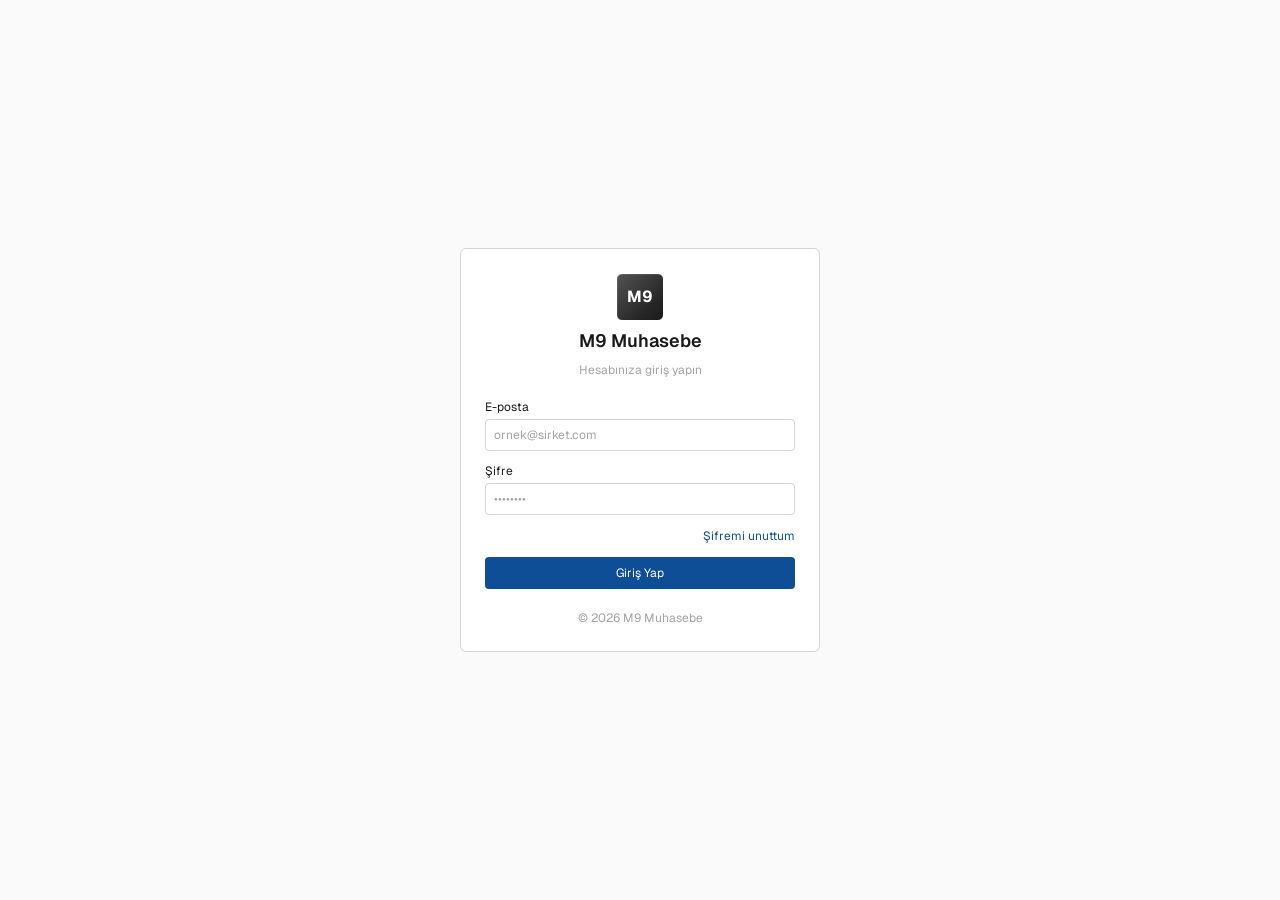
<file: index.html>
<!DOCTYPE html>
<html lang="tr">
<head>
<meta charset="UTF-8" />
<meta name="viewport" content="width=device-width, initial-scale=1.0" />
<title>M9 Muhasebe — Giriş</title>
<link rel="preconnect" href="https://fonts.googleapis.com" />
<link rel="preconnect" href="https://fonts.gstatic.com" crossorigin />
<link href="https://fonts.googleapis.com/css2?family=Geist:wght@400;500;600;700&display=swap" rel="stylesheet" media="print" onload="this.media='all'" />
<link rel="stylesheet" href="css/styles.css" />
<style>
  body {
    min-height: 100vh;
    display: flex;
    align-items: center;
    justify-content: center;
    background: var(--bt-surface-primary-light, #fafafa);
    font-family: var(--font);
  }
  .m9-login-card {
    width: 360px;
    max-width: calc(100vw - 32px);
    background: var(--bt-base-default, #fff);
    border: 1px solid var(--bt-border-primary-default, #d4d4d4);
    border-radius: var(--bt-radius-md, 6px);
    padding: var(--bt-space-4xl, 24px);
    display: flex;
    flex-direction: column;
    gap: var(--bt-space-2xl, 16px);
  }
  .m9-login-brand {
    display: flex;
    flex-direction: column;
    align-items: center;
    gap: var(--bt-space-md, 8px);
    margin-bottom: var(--bt-space-xs, 4px);
  }
  .m9-login-mark {
    width: 48px;
    height: 48px;
    border-radius: var(--bt-radius-md, 6px);
    border: 0.75px solid #fff;
    background: linear-gradient(-45deg, var(--bt-gray-900, #1a1a1a) 0%, var(--bt-gray-800, #272727) 29%, var(--bt-gray-600, #535353) 100%);
    box-shadow: inset -0.5px -0.5px 0.5px rgba(0,0,0,.05), inset 0.5px 0.5px 0.5px rgba(255,255,255,.2);
    display: flex; align-items: center; justify-content: center;
    color: #fff; font-weight: 700; font-size: 16px; letter-spacing: .02em;
  }
  .m9-login-title { font: var(--bt-text-lg-semibold, 600 18px/24px var(--font)); color: var(--bt-text-primary-default, #1a1a1a); }
  .m9-login-sub { font-size: var(--bt-text-xs-size, 12px); color: var(--bt-text-primary-muted, #a3a3a3); text-align: center; }
  .m9-login-form { display: flex; flex-direction: column; gap: var(--bt-space-xl, 12px); }
  .m9-login-row { display: flex; align-items: center; justify-content: space-between; }
  .m9-login-link { font-size: var(--bt-text-xs-size, 12px); color: var(--bt-primary-default, #0d4e97); text-decoration: none; cursor: pointer; }
  .m9-login-link:hover { text-decoration: underline; }
  .m9-login-error {
    display: none;
    font-size: var(--bt-text-xs-size, 12px);
    color: var(--bt-text-error-default, #b31d38);
    background: var(--bt-red-100, #fde6e6);
    border: 1px solid var(--bt-border-error-default, #f3b4bd);
    border-radius: var(--bt-radius-sm, 4px);
    padding: var(--bt-space-sm, 6px) var(--bt-space-md, 8px);
  }
  .m9-login-footer { text-align: center; font-size: var(--bt-text-xs-size, 12px); color: var(--bt-text-primary-muted, #a3a3a3); margin-top: var(--bt-space-xs, 4px); }
</style>
</head>
<body>

  <form class="m9-login-card" id="m9LoginForm" autocomplete="on">

    <div class="m9-login-brand">
      <div class="m9-login-mark">M9</div>
      <div class="m9-login-title">M9 Muhasebe</div>
      <div class="m9-login-sub">Hesabınıza giriş yapın</div>
    </div>

    <div class="m9-login-error" id="m9LoginError">Kullanıcı adı veya şifre hatalı.</div>

    <div class="m9-login-form">

      <!-- E-posta — gerçek bt-input / bt-textbox yapısı -->
      <div class="bt-input bt-textbox bt-input--md">
        <div class="bt-input__label-value"><span class="bt-input__label">E-posta</span></div>
        <div class="bt-input__box bt-input__box--md">
          <div class="bt-input__content">
            <input class="bt-input__value" type="email" name="email" placeholder="ornek@sirket.com" required oninput="tbxBaseInput(this)" />
          </div>
        </div>
      </div>

      <!-- Şifre -->
      <div class="bt-input bt-textbox bt-input--md">
        <div class="bt-input__label-value"><span class="bt-input__label">Şifre</span></div>
        <div class="bt-input__box bt-input__box--md">
          <div class="bt-input__content">
            <input class="bt-input__value" type="password" name="password" placeholder="••••••••" required oninput="tbxBaseInput(this)" />
          </div>
        </div>
      </div>

      <div class="m9-login-row">
        <span></span>
        <a class="m9-login-link" href="#" onclick="return false;">Şifremi unuttum</a>
      </div>

      <button type="submit" class="bt-btn bt-btn--primary-solid bt-btn--md" style="justify-content:center;width:100%;">Giriş Yap</button>

    </div>

    <div class="m9-login-footer">© 2026 M9 Muhasebe</div>

  </form>

<script src="js/components.js"></script>
<script>
  // Backend henüz yok — form submit'i şimdilik app.html'e yönlendiriyor.
  // Gerçek kimlik doğrulama bağlanınca bu handler değiştirilecek.
  document.getElementById('m9LoginForm').addEventListener('submit', function (e) {
    e.preventDefault();
    window.location.href = 'app.html';
  });
</script>
</body>
</html>
</file>
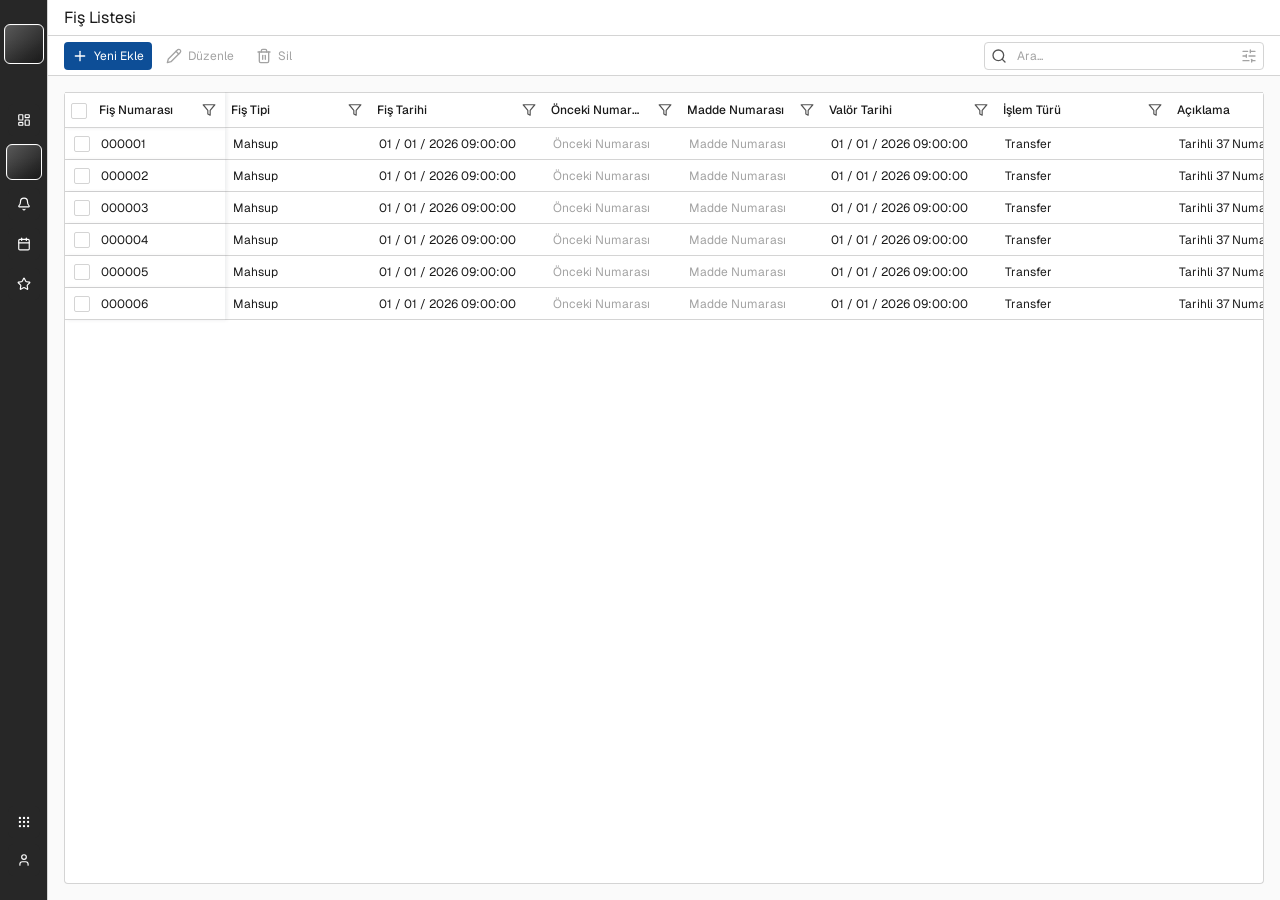
<file: app.html>
<!DOCTYPE html>
<html lang="tr">
<head>
<meta charset="UTF-8" />
<meta name="viewport" content="width=device-width, initial-scale=1.0" />
<title>M9 Muhasebe</title>
<link rel="preconnect" href="https://fonts.googleapis.com" />
<link rel="preconnect" href="https://fonts.gstatic.com" crossorigin />
<link href="https://fonts.googleapis.com/css2?family=Geist:wght@400;500;600;700&display=swap" rel="stylesheet" media="print" onload="this.media='all'" />
<link rel="stylesheet" href="css/styles.css" />
<style>
  /* .sbx-shell'in kendi CSS'i (styles.css) docs playground önizlemesi için
     sabit height:460px + kart border/box-shadow taşıyor — gerçek uygulama
     kabuğunda tam yükseklik ve kenardan kenara (border'sız) olması gerekiyor.
     Docs sitesinin ".iso-shell--app .bt-pl-frame" ile aynı amaç, aynı
     pattern: sadece boyut context'i override edilir, .sbx-shell'in kendisi
     değişmez. */
  .bt-pl-frame .sbx-shell { height: 100%; border: none; box-shadow: none; }
  /* Figma "M9 Design" › Main Page 1'de Toolbar SearchBox'ı 280px — page-layouts
     pattern'inin jenerik ".bt-pl-toolbar .bt-searchbox{width:180px}" varsayılanı
     bu spesifik ekran için override edilir. */
  #m9Toolbar .bt-searchbox { width: 280px; }
  /* .bt-pl-header-title'ın kendi CSS'i (styles.css) page-layouts pattern'inin
     jenerik "Title/lg/Semibold" (18px/600) stilini taşıyor — Figma'da bu
     ekranın Page Header'ı "Title/md/Regular" (16px/400/24px, Font/Family/Title
     = Geist) kullanıyor. */
  #m9PageTitle { font: 400 16px/24px var(--font); }
  /* #m9Grid artık .bt-grid-container DEĞİL, .bt-grid-actions-container
     kullanıyor (bkz. aşağıdaki HTML + design.md'deki "Data Table Actions'ta
     çift scrollbar / resize sonrası boşluk" notu, 2026-08-14) — tek fark
     .bt-pl-body .bt-grid-container{border-radius} kuralı o class'a özel,
     .bt-grid-actions-container'a uygulanmıyor; burada aynı değerle geri
     veriliyor. */
  #m9Grid { border-radius: var(--bt-radius-sm, 4px); }
  /* Fiş Numarası kolonu frozen (position:sticky) — bu, styles.css'in kendi
     tarihinde belgelenen bir kuralla çakışıyor: .bt-grid__body'de HERHANGİ
     bir overflow değeri (görünürde hiç taşma olmasa bile — overflow-y:auto
     dahil, .bt-grid-actions-container'ın kendi kuralı) onu kendi başına bir
     scroll/containing-block'a çeviriyor, bu da içindeki sticky hücrelerin
     referans aldığı container'ı YANLIŞLIKLA .bt-grid-scroll-x yerine
     .bt-grid__body yapıp sticky'yi tamamen kırıyor (Data Table "Frozen
     Column" sayfasının kendi geçmişinde bulunmuş bir bug, bkz. styles.css
     .bt-grid__body yorumu). Bu yüzden SADECE frozen kolon kullanan bu
     sayfada overflow visible'a geri döndürülüyor.
     2026-10-09 düzeltmesi: visible yapılınca DS'in "body kendi içinde
     dikey kayar, header sabit" çözümü (c6669e5) devre dışı kalıyordu —
     dikey kaydırma dış .bt-grid-scroll-x'e geçiyor ve HEADER DA satırlarla
     birlikte kayıp gidiyordu. Çözüm: iki eksendeki TEK scroll container
     .bt-grid-scroll-x; header satırı onun üstüne sticky (top:0). Frozen
     hücreler (sticky left) ve header (sticky top) aynı container'ı referans
     alır, gövdenin ayrı scroll'u olmadığı için çift scrollbar da oluşmaz.
     z-index 6: frozen gövde hücrelerinin (5) üstünde kalsın. */
  #m9Grid .bt-grid__body,
  #m9DetailGrid .bt-grid__body { overflow: visible; }
  #m9Grid .bt-grid-scroll-x,
  #m9DetailGrid .bt-grid-scroll-x { overflow: auto; }
  #m9Grid .bt-grid > .bt-grid__row:first-child,
  #m9DetailGrid .bt-grid > .bt-grid__row:first-child { position: sticky; top: 0; z-index: 6; }
  /* Sticky öğe ebeveyninin dışına çıkamaz: DS'te .bt-grid flex:1 + min-height:0
     ile görünür alan yüksekliğine sabit (body kendi içinde kayıyordu) — burada
     içeriği kadar uzamalı, yoksa en alta kaydırınca header yine kaybolur. */
  #m9Grid .bt-grid,
  #m9DetailGrid .bt-grid { flex: 1 0 auto; }
  /* ── Grid Footer (proje eki — DS'te grid footer'ı henüz yok; renderDataTable
     opts.footer). Mevcut grid dilinden türetildi, yeni değer icat edilmedi:
     header ile aynı (min) 36px yükseklik,
     body hücresiyle aynı 8px içerik padding'i (rakamlar üstteki hücrelerle
     aynı hizada), zemin summary şeridiyle aynı --bt-surface-primary-subtle
     (veri satırlarından ayrışsın), frozen kenar gölgesi/sol-sağ kenar
     border'ları hücrelerle birebir. Scroll container'ın altına sticky —
     satır çok olsa da her zaman görünür; satırlar azken body flex:1 olduğu
     için grid alanının en altında durur. margin-top:-1px: son satırın alt
     border'ıyla üst üste binsin, çift çizgi olmasın. */
  .bt-grid__footer { display: flex; width: 100%; position: sticky; bottom: 0; z-index: 6; margin-top: -1px; }
  .bt-grid__footer[hidden] { display: none; }
  .bt-grid__footer-cell {
    display: flex; align-items: center; flex-shrink: 0; min-height: 36px; box-sizing: border-box;
    background: var(--bt-surface-primary-subtle, #f5f5f5);
    border-top: 1px solid var(--bt-border-primary-default, #d4d4d4);
    border-bottom: 1px solid var(--bt-border-primary-default, #d4d4d4);
  }
  .bt-grid__footer-cell--left  { border-left:  1px solid var(--bt-border-primary-default, #d4d4d4); }
  .bt-grid__footer-cell--right { border-right: 1px solid var(--bt-border-primary-default, #d4d4d4); }
  .bt-grid__footer-cell--frozen-edge { box-shadow: 2px 0 4px rgba(16,24,40,0.08); }
  /* Aggregate (Telerik FooterTemplate'teki "Sum: …" uyarlaması) — etiket ve
     değer YAN YANA: etiket solda, değer üstteki rakamların altında sağda.
     Text stilleri summary şeridiyle (.m9-grid-summary__label/__value) BİREBİR:
     etiket xs-medium + text-primary-default (soluk değil), değer xs-regular +
     text-primary-default; değer 0 / yok → text-primary-muted (summary'deki
     boş state). Bir hücrede birden fazla aggregate varsa alt alta dizilir. */
  .bt-grid__footer-aggs {
    flex: 1; min-width: 0;
    display: flex; flex-direction: column; gap: var(--bt-space-2xs, 2px);
    padding: var(--bt-space-sm, 6px) var(--bt-space-md, 8px);
  }
  .bt-grid__footer-agg[hidden] { display: none; }
  .bt-grid__footer-agg { display: flex; align-items: baseline; justify-content: space-between; gap: var(--bt-space-md, 8px); white-space: nowrap; min-width: 0; }
  .bt-grid__footer-label { flex-shrink: 0; font: var(--bt-text-xs-medium, 500 12px/16px var(--font)); color: var(--bt-text-primary-default, #1a1a1a); }
  .bt-grid__footer-value {
    min-width: 0;
    font: var(--bt-text-xs-regular, 400 12px/16px var(--font));
    color: var(--bt-text-primary-default, #1a1a1a);
    font-variant-numeric: tabular-nums;
    overflow: hidden; text-overflow: ellipsis;
  }
  .bt-grid__footer-agg--empty .bt-grid__footer-value { color: var(--bt-text-primary-muted, #a3a3a3); }
  /* .bt-pl-toolbar'ın display:flex'i [hidden] attribute'unu eziyor — toolbar'ı
     olmayan ekranlar (bkz. router.js m9RenderPlaceholder) için geri veriliyor. */
  .bt-pl-toolbar[hidden] { display: none; }
  /* Henüz ekranı yazılmamış nav item'ları için geçici içerik */
  .m9-screen-placeholder {
    flex: 1;
    display: flex; align-items: center; justify-content: center;
    font: var(--bt-text-sm-regular, 400 14px/16px var(--font));
    color: var(--bt-text-primary-strong);
  }
  /* ── Fiş Detayı window (Figma "Window" 1738:135102) — .bt-window__body'nin
     varsayılan 16px padding'li tek-kart düzeni yerine kenardan kenara iki
     panel: sol form (440px) + sağ Hareketler. Zemin body'nin kendi
     --bt-surface-primary-light'ı (Figma Container fill'i ile aynı). */
  #m9RecordWindow .bt-window__body { padding: 0; flex-direction: row; overflow: hidden; }
  /* Window Toolbar (Figma 1742:138375) — Page Layout toolbar'ının aynısı
     (40px, beyaz, alt border, 16px yatay padding), tek fark Figma'daki
     sabit 10px buton aralığı. Sığmayan butonlar "⋯" Overflow Menu'ye
     taşınır (btToolbarFitOverflow) — taşma ölçümü için overflow:hidden. */
  .m9-fis-toolbar { gap: 10px; overflow: hidden; }
  .m9-fis-toolbar > .bt-btn,
  .m9-fis-toolbar > .bt-ovf-menu { flex-shrink: 0; }
  .m9-fis-toolbar > [hidden] { display: none; }
  /* Select LookUp penceresi (sm window, m9OpenLookup) — Fiş Detayı window'unun ÜSTÜNDE açılan ikinci
     pencere. İç içe pencerelerin z-index'i ve sola kayma (drawer yığını) artık
     dexOpenPanel/_winRestack'te (js/components.js) yığın sırasından veriliyor. */
  /* arama tam genişlik, grid kalan yüksekliği doldurur */
  #m9Lookup .bt-window__panel { min-height: 0; overflow: hidden; }
  #m9Lookup .bt-searchbox { flex-shrink: 0; width: 100%; }
  #m9LookupGrid { flex: 1; min-height: 0; border-radius: var(--bt-radius-sm, 4px); }
  /* Hareketler › Detaylı Arama ve Satır Detayı (sm window) — grid'in her alanı bir
     input; 2 kolon, M9_HAREKET_FORM_LAYOUT'ta tek başına olan alanlar tam genişlik */
  #m9DetailSearch .bt-window__panel, .m9-row-detail__body { container-type: inline-size; }
  .m9-hareket-form { display: grid; grid-template-columns: repeat(2, minmax(0, 1fr)); gap: var(--bt-space-2xl); }
  .m9-hareket-form__full { grid-column: 1 / -1; }
  @container (max-width: 320px) { .m9-hareket-form { grid-template-columns: minmax(0, 1fr); } }
  /* Overflow Menu listesi açılınca body'ye portal'lanıyor ve DS'teki z-index'i
     200 — .bt-window (1000) içinden açıldığında pencerenin ARKASINDA kalıyordu. */
  body > .bt-ovf-menu__list[data-bt-ovf-portal="1"] { z-index: 1010; }

  .m9-fis-form {
    width: 440px; flex-shrink: 0;
    display: flex; flex-direction: column; gap: var(--bt-space-2xl);
    padding: var(--bt-space-2xl);
    background: var(--bt-surface-primary-default);
    border-right: 1px solid var(--bt-border-primary-default);
    box-sizing: border-box;
    overflow-y: auto;
  }
  /* Segmented tab track'i Figma'da HUG — tam genişliğe yayılmasın */
  .m9-fis-form > .bt-tab-list { align-self: flex-start; flex-shrink: 0; }
  .m9-fis-form__tab { display: flex; flex-direction: column; gap: var(--bt-space-2xl); }
  .m9-fis-form__tab[hidden] { display: none; }
  .m9-fis-form__row { display: flex; gap: var(--bt-space-2xl); }
  .m9-fis-form__row > .bt-input { flex: 1; min-width: 0; }

  /* Satır Detayı (Ly1) — gövdenin sağında, sol form paneliyle aynı yüzey. Kapalıyken
     genişlik 0; açılınca 440px'e kayarak genişler (iç kısım sabit 440px, geçişte
     yeniden dizilmez) ve Hareketler daralır. */
  .m9-row-detail {
    width: 0; flex-shrink: 0; overflow: hidden; box-sizing: border-box;
    background: var(--bt-surface-primary-default);
    border-left: 1px solid transparent;
    transition: width 0.3s cubic-bezier(0.4,0,0.2,1), border-color 0.3s;
  }
  /* Sol form paneliyle (.m9-fis-form, 440px border-box) birebir aynı genişlik */
  .m9-row-detail.is-open { width: 440px; border-left-color: var(--bt-border-primary-default); }
  .m9-row-detail__inner { width: 439px; height: 100%; display: flex; flex-direction: column; } /* 440 − 1px border */
  .m9-row-detail__body { flex: 1; min-height: 0; overflow-y: auto; padding: var(--bt-space-2xl); }

  .m9-fis-moves {
    flex: 1; min-width: 0;
    display: flex; flex-direction: column;
    padding: var(--bt-space-2xl);
  }
  .m9-fis-moves__card {
    flex: 1; min-height: 0;
    display: flex; flex-direction: column; gap: var(--bt-space-xl);
    background: var(--bt-surface-primary-default);
    border: 1px solid var(--bt-border-primary-default);
    border-radius: var(--bt-radius-sm);
  }
  .m9-fis-moves__header {
    padding: var(--bt-space-xs) var(--bt-space-2xl);
    border-bottom: 1px solid var(--bt-border-primary-default);
    flex-shrink: 0;
  }
  /* Container başlığı — Title/sm/Medium (kullanıcı isteği; Figma'da md/Medium idi) */
  .m9-fis-moves__title { font: var(--bt-title-sm-medium, 500 14px/16px var(--font)); color: var(--bt-text-primary-default); }
  .m9-fis-moves__subtitle { font: var(--bt-subtitle-xs-regular, 400 12px/16px var(--font)); color: var(--bt-text-primary-emphasis); }
  .m9-fis-moves__toolbar {
    display: flex; align-items: center; gap: 10px; /* Figma: sabit 10px, token'a bağlı değil */
    padding: 0 var(--bt-space-2xl);
    flex-shrink: 0;
  }
  .m9-fis-moves__toolbar .bt-searchbox { margin-left: auto; width: 320px; }
  .m9-fis-moves__content {
    flex: 1; min-height: 0;
    display: flex; flex-direction: column;
    padding: 0 var(--bt-space-2xl) var(--bt-space-2xl);
  }
  .m9-fis-moves__content { gap: var(--bt-space-2xl); }
  /* DataTable Summary (Figma 1748:158681) — grid altında, içeriğe göre (HUG)
     genişleyen toplam şeridi. Item 160px sabit, aralarında 1px×40px ayraç
     (Figma "Seperator", --bt-border-primary-default). */
  .m9-grid-summary {
    align-self: flex-end; flex-shrink: 0; /* sağa yaslı — toplamlar grid'in sağındaki tutar kolonlarıyla aynı tarafta */
    display: flex; align-items: center; gap: var(--bt-space-xs);
    padding: var(--bt-space-xs);
    background: var(--bt-surface-primary-subtle);
    border: 1px solid var(--bt-border-primary-default);
    border-radius: var(--bt-radius-sm);
    max-width: 100%; overflow-x: auto; box-sizing: border-box;
  }
  .m9-grid-summary__item {
    width: 160px; flex-shrink: 0;
    display: flex; flex-direction: column; gap: var(--bt-space-xs);
    padding: var(--bt-space-xs); box-sizing: border-box;
  }
  .m9-grid-summary__label { font: var(--bt-text-xs-medium, 500 12px/16px var(--font)); color: var(--bt-text-primary-default); }
  .m9-grid-summary__value { font: var(--bt-text-xs-regular, 400 12px/16px var(--font)); color: var(--bt-text-primary-default); font-variant-numeric: tabular-nums; }
  .m9-grid-summary__value--empty { color: var(--bt-text-primary-muted); }
  .m9-grid-summary[hidden] { display: none; } /* Ly2 Toplamlar menüsü kapatabilir */
  .m9-grid-summary__sep { width: 1px; height: 40px; flex-shrink: 0; background: var(--bt-border-primary-default); }
  /* ── Fiş Detayı Ly3 (Figma 1752:165085) — dikey yığın: daraltılabilir
     Fiş Bilgileri + E-Defter kartları, altta kalan yüksekliği dolduran
     Hareketler. Figma'da TEK Panel (padding 2xl) içinde kartlar arası gap 2xl. */
  /* Gövde Ly1 gibi yatay (row) kalır: solda kayan kart yığını (.m9-ly3-main), Ly6'da sağda Satır Detayı */
  .m9-ly3-main { flex: 1; min-width: 0; display: flex; flex-direction: column; overflow-y: auto; padding: var(--bt-space-2xl); gap: var(--bt-space-2xl); }
  .m9-ly3-main { container-type: inline-size; }
  .m9-ly3-panel { flex-shrink: 0; }
  /* Figma 1782:281034 — Fiş (1167) + E-Defter (647) yan yana, gap 2xl, eşit yükseklik.
     Fiş'in 5 kolonu ~1360px gövdenin altında sığmaz → kartlar alt alta. */
  .m9-ly3-row { flex-shrink: 0; display: grid; grid-template-columns: minmax(0, 1167fr) minmax(0, 647fr); gap: var(--bt-space-2xl); }
  .m9-ly3-row > .m9-ly3-panel { display: flex; flex-direction: column; }
  .m9-ly3-row .m9-ly3-card { flex: 1; }
  @container (max-width: 1360px) { .m9-ly3-row { grid-template-columns: minmax(0, 1fr); } }
  /* Ly5 — aynı kartlar her genişlikte alt alta */
  .m9-ly3-row--stacked { grid-template-columns: minmax(0, 1fr); }
  /* Ly5 — kartlar alt alta yer kapladığı için Hareketler en az 640px; sığmazsa gövde kayar */
  .m9-ly3-row--stacked ~ .m9-ly3-panel--fill { min-height: 640px; }
  .m9-ly3-panel--fill { flex: 1 0 auto; min-height: 320px; /* Figma 1080px window'a iki form kartı açıkken sığar */ display: flex; flex-direction: column; }
  .m9-ly3-panel--fill > .m9-fis-moves__card { flex: 1; }
  /* Ly6 — daraltılabilir Hareketler: header ile toolbar arası gap açılır gövdenin içinde
     (kapalıyken header altında boşluk kalmasın); kapalıyken panel min-height'ı bırakır. */
  .m9-ly3-card--moves { gap: 0; }
  .m9-ly3-card--moves > .m9-ly3-card__collapse { flex: 1; min-height: 0; }
  .m9-fis-moves__body { display: flex; flex-direction: column; gap: var(--bt-space-xl); }
  .m9-fis-moves__body > .m9-fis-moves__toolbar { margin-top: var(--bt-space-xl); } /* padding değil — 0fr'de padding kapanmaz */
  .m9-ly3-panel--fill:has(> .m9-ly3-card.is-collapsed) { flex: 0 0 auto; min-height: 0; }
  .m9-ly3-card {
    background: var(--bt-surface-primary-default);
    border: 1px solid var(--bt-border-primary-default);
    border-radius: var(--bt-radius-sm);
  }
  .m9-ly3-card__header {
    display: flex; align-items: center; justify-content: space-between; gap: var(--bt-space-2xs);
    padding: var(--bt-space-xs) var(--bt-space-2xl);
    border-bottom: 1px solid var(--bt-border-primary-default);
    transition: border-color 220ms ease;
  }
  .m9-ly3-card--collapsible .m9-ly3-card__header { cursor: pointer; user-select: none; }
  .m9-ly3-card.is-collapsed .m9-ly3-card__header { border-bottom-color: transparent; }
  .m9-ly3-card__toggle svg { transition: transform 180ms ease; }
  .m9-ly3-card.is-collapsed .m9-ly3-card__toggle svg { transform: rotate(-90deg); }
  /* Aç/kapa — grid-rows 0fr↔1fr (sabit yükseklik gerektirmeyen yumuşak geçiş) */
  .m9-ly3-card__collapse { display: grid; grid-template-rows: 1fr; grid-template-columns: minmax(0, 1fr); /* geniş grid kartı taşırmasın */ transition: grid-template-rows 220ms ease; }
  .m9-ly3-card.is-collapsed .m9-ly3-card__collapse { grid-template-rows: 0fr; }
  .m9-ly3-card__inner { min-height: 0; overflow: hidden; }
  /* Açık ve durağan kartta kırpma yok — Date Picker takvimi / Dropdown listesi kartın dışına taşabilsin */
  .m9-ly3-card:not(.is-collapsed):not(.is-animating) .m9-ly3-card__inner { overflow: visible; }
  /* Header ile ilk alan arası yalnızca Content padding'i (2xl). Figma'daki Container gap-xl
     (12px) + Content padding-top üst üste bindiği için hata — uygulanmıyor. */
  .m9-ly3-card__content { padding: var(--bt-space-2xl); container-type: inline-size; }
  .m9-ly3-grid { display: grid; grid-template-columns: repeat(4, minmax(0, 1fr)); gap: var(--bt-space-2xl); }
  .m9-ly3-grid--5 { grid-template-columns: repeat(5, minmax(0, 1fr)); }
  .m9-ly3-grid--2 { grid-template-columns: repeat(2, minmax(0, 1fr)); }
  .m9-ly3-grid__full { grid-column: 1 / -1; }
  /* Window küçültülünce (50vw) kolonlar sıkışmasın */
  @container (max-width: 900px) { .m9-ly3-grid--5 { grid-template-columns: repeat(3, minmax(0, 1fr)); } }
  @container (max-width: 600px) { .m9-ly3-grid, .m9-ly3-grid--5 { grid-template-columns: repeat(2, minmax(0, 1fr)); } }
  .m9-ly3 .m9-grid-summary__value--error { color: var(--bt-text-error-default); }
  /* bkz. #m9Grid notu — .bt-grid-actions-container'a radius ayrıca verilir */
  #m9DetailGrid { border-radius: var(--bt-radius-sm, 4px); }
  /* Sıra kolonu frozen — scroll kuralları #m9Grid ile ortak (yukarıda). */
</style>
</head>
<body>

  <!--
    Figma "M9 Design" › Main Page 1 (1697:25814) ile birebir:
    Hub Sidebar (collapsed, 48px) + Page Header (36px) + Toolbar (40px) +
    Data Table (kalan alan). Yapı/CSS: .bt-pl-* (Bentas Design System
    "Page Layouts" pattern'i, css/styles.css'te hazır).
  -->
  <div class="bt-pl-frame">

    <div id="m9Rail"></div>

    <div class="bt-pl-main">

      <div class="bt-pl-header">
        <span class="bt-pl-header-title" id="m9PageTitle"></span>
      </div>

      <!-- Toolbar + body aktif ekrana göre doldurulur (js/router.js, js/screens/*.js) -->
      <div class="bt-pl-toolbar" id="m9Toolbar"></div>

      <div class="bt-pl-body" id="m9Body"></div>

    </div>

  </div>

  <!-- Kayıt detay paneli — .bt-window (XL), bkz. js/app.js m9OpenRecordWindow -->
  <div id="m9WindowMount"></div>

<script src="js/components.js"></script>
<script src="js/router.js"></script>
<script src="js/screens/fis-listesi.js"></script>
<script src="js/app.js"></script>
</body>
</html>
</file>
<file: css/styles.css>
/* ============================================================
   MOBILE DESIGN SYSTEM — styles.css
   Colors: ASSK App (Bentas Design System) Figma color styles
   ============================================================ */

*, *::before, *::after { box-sizing: border-box; margin: 0; padding: 0; }

/* ── ASSK App color tokens ─────────────────────────────────── */
:root {
  /* ── Primitive Colors ─────────────────────────────────────── */

  /* Blue */
  --bt-blue-0:     #ffffff;
  --bt-blue-50:    #f1f7fe;
  --bt-blue-100:   #e2edfc;
  --bt-blue-200:   #bedbf9;
  --bt-blue-300:   #85bdf4;
  --bt-blue-400:   #449bec;
  --bt-blue-500:   #1c7fdb;
  --bt-blue-600:   #0e62bb;
  --bt-blue-700:   #0d4e97;
  --bt-blue-800:   #0f447d;
  --bt-blue-900:   #123968;
  --bt-blue-950:   #0c2445;

  /* Gray */
  --bt-gray-0:     #ffffff;
  --bt-gray-50:    #fafafa;
  --bt-gray-100:   #f5f5f5;
  --bt-gray-200:   #e6e6e6;
  --bt-gray-300:   #d4d4d4;
  --bt-gray-400:   #a3a3a3;
  --bt-gray-500:   #727272;
  --bt-gray-600:   #535353;
  --bt-gray-700:   #404040;
  --bt-gray-800:   #272727;
  --bt-gray-900:   #1a1a1a;
  --bt-gray-950:   #0b0b0b;

  /* Yellow */
  --bt-yellow-0:   #ffffff;
  --bt-yellow-50:  #fdf9e8;
  --bt-yellow-100: #f9f2ce;
  --bt-yellow-200: #f4e8aa;
  --bt-yellow-300: #edd882;
  --bt-yellow-400: #e2c455;
  --bt-yellow-500: #d4af2c;
  --bt-yellow-600: #c49a12;
  --bt-yellow-700: #aa820a;
  --bt-yellow-800: #8c6a05;
  --bt-yellow-900: #6b5103;
  --bt-yellow-950: #523e02;

  /* Green */
  --bt-green-0:    #ffffff;
  --bt-green-50:   #e8f3ee;
  --bt-green-100:  #daede5;
  --bt-green-200:  #b4dbcb;
  --bt-green-300:  #87c1ab;
  --bt-green-400:  #5ea38b;
  --bt-green-500:  #448871;
  --bt-green-600:  #356c5b;
  --bt-green-700:  #2d584b;
  --bt-green-800:  #28473e;
  --bt-green-900:  #243d36;
  --bt-green-950:  #243d36;

  /* Red */
  --bt-red-0:      #ffffff;
  --bt-red-50:     #fef2f2;
  --bt-red-100:    #fde6e6;
  --bt-red-200:    #fbd0d2;
  --bt-red-300:    #f7aaae;
  --bt-red-400:    #f27a83;
  --bt-red-500:    #e84b5b;
  --bt-red-600:    #d83a52;
  --bt-red-700:    #b31d38;
  --bt-red-800:    #961b35;
  --bt-red-900:    #801b33;
  --bt-red-950:    #470a17;

  /* Teal */
  --bt-teal-0:     #ffffff;
  --bt-teal-50:    #f0fdfa;
  --bt-teal-100:   #ccfbf1;
  --bt-teal-200:   #99f6e4;
  --bt-teal-300:   #5eead4;
  --bt-teal-400:   #2dd4bf;
  --bt-teal-500:   #14b8a6;
  --bt-teal-600:   #0d9488;
  --bt-teal-700:   #0f766e;
  --bt-teal-800:   #115e59;
  --bt-teal-900:   #134e4a;
  --bt-teal-950:   #042f2e;

  /* Lime */
  --bt-lime-0:     #ffffff;
  --bt-lime-50:    #f7fee7;
  --bt-lime-100:   #ecfccb;
  --bt-lime-200:   #d9f99d;
  --bt-lime-300:   #bef264;
  --bt-lime-400:   #a3e635;
  --bt-lime-500:   #84cc16;
  --bt-lime-600:   #65a30d;
  --bt-lime-700:   #4d7c0f;
  --bt-lime-800:   #3f6212;
  --bt-lime-900:   #365314;
  --bt-lime-950:   #1a2e05;

  /* Cyan */
  --bt-cyan-0:     #ffffff;
  --bt-cyan-50:    #ecfeff;
  --bt-cyan-100:   #cffafe;
  --bt-cyan-200:   #a5f3fc;
  --bt-cyan-300:   #67e8f9;
  --bt-cyan-400:   #22d3ee;
  --bt-cyan-500:   #06b6d4;
  --bt-cyan-600:   #0891b2;
  --bt-cyan-700:   #0e7490;
  --bt-cyan-800:   #155e75;
  --bt-cyan-900:   #164e63;
  --bt-cyan-950:   #083344;

  /* Purple */
  --bt-purple-0:   #ffffff;
  --bt-purple-50:  #faf5ff;
  --bt-purple-100: #f3e8ff;
  --bt-purple-200: #e9d5ff;
  --bt-purple-300: #d8b4fe;
  --bt-purple-400: #c084fc;
  --bt-purple-500: #a855f7;
  --bt-purple-600: #9333ea;
  --bt-purple-700: #7e22ce;
  --bt-purple-800: #6b21a8;
  --bt-purple-900: #581c87;
  --bt-purple-950: #3b0764;

  /* Violet */
  --bt-violet-0:   #ffffff;
  --bt-violet-50:  #f5f3ff;
  --bt-violet-100: #ede9fe;
  --bt-violet-200: #ddd6fe;
  --bt-violet-300: #c4b5fd;
  --bt-violet-400: #a78bfa;
  --bt-violet-500: #8b5cf6;
  --bt-violet-600: #7c3aed;
  --bt-violet-700: #6d28d9;
  --bt-violet-800: #5b21b6;
  --bt-violet-900: #4c1d95;
  --bt-violet-950: #2e1065;

  /* Indigo */
  --bt-indigo-0:   #ffffff;
  --bt-indigo-50:  #eef2ff;
  --bt-indigo-100: #e0e7ff;
  --bt-indigo-200: #c7d2fe;
  --bt-indigo-300: #a5b4fc;
  --bt-indigo-400: #818cf8;
  --bt-indigo-500: #6366f1;
  --bt-indigo-600: #4f46e5;
  --bt-indigo-700: #4338ca;
  --bt-indigo-800: #3730a3;
  --bt-indigo-900: #312e81;
  --bt-indigo-950: #1e1b4b;

  /* Sky */
  --bt-sky-0:      #ffffff;
  --bt-sky-50:     #f0f9ff;
  --bt-sky-100:    #e0f2fe;
  --bt-sky-200:    #bae6fd;
  --bt-sky-300:    #7dd3fc;
  --bt-sky-400:    #38bdf8;
  --bt-sky-500:    #0ea5e9;
  --bt-sky-600:    #0284c7;
  --bt-sky-700:    #0369a1;
  --bt-sky-800:    #075985;
  --bt-sky-900:    #0c4a6e;
  --bt-sky-950:    #082f49;

  /* Emerald */
  --bt-emerald-0:   #ffffff;
  --bt-emerald-50:  #ecfdf5;
  --bt-emerald-100: #d1fae5;
  --bt-emerald-200: #a7f3d0;
  --bt-emerald-300: #6ee7b7;
  --bt-emerald-400: #34d399;
  --bt-emerald-500: #10b981;
  --bt-emerald-600: #059669;
  --bt-emerald-700: #047857;
  --bt-emerald-800: #065f46;
  --bt-emerald-900: #064e3b;
  --bt-emerald-950: #022c22;

  /* Amber */
  --bt-amber-0:   #ffffff;
  --bt-amber-50:  #fffbeb;
  --bt-amber-100: #fef3c7;
  --bt-amber-200: #fde68a;
  --bt-amber-300: #fcd34d;
  --bt-amber-400: #fbbf24;
  --bt-amber-500: #f59e0b;
  --bt-amber-600: #d97706;
  --bt-amber-700: #b45309;
  --bt-amber-800: #92400e;
  --bt-amber-900: #78350f;
  --bt-amber-950: #451a03;

  /* Orange */
  --bt-orange-0:   #ffffff;
  --bt-orange-50:  #fff7ed;
  --bt-orange-100: #ffedd5;
  --bt-orange-200: #fed7aa;
  --bt-orange-300: #fdba74;
  --bt-orange-400: #fb923c;
  --bt-orange-500: #f97316;
  --bt-orange-600: #ea580c;
  --bt-orange-700: #c2410c;
  --bt-orange-800: #9a3412;
  --bt-orange-900: #7c2d12;
  --bt-orange-950: #431407;

  /* ── Color Collections (Figma: Color/*) ───────────────────── */

  /* Base → Gray */
  --bt-base-default:  var(--bt-gray-0);    /* Gray/0   */
  --bt-base-light:    var(--bt-gray-50);   /* Gray/50  */
  --bt-base-subtle:   var(--bt-gray-100);  /* Gray/100 */
  --bt-base-muted:    var(--bt-gray-200);  /* Gray/200 */
  --bt-base-emphasis: var(--bt-gray-300);  /* Gray/300 */
  --bt-base-strong:   var(--bt-gray-400);  /* Gray/400 */
  --bt-base-heavy:    var(--bt-gray-500);  /* Gray/500 */
  --bt-base-solid:    var(--bt-gray-600);  /* Gray/600 */
  --bt-base-intense:  var(--bt-gray-700);  /* Gray/700 */

  /* Primary → Blue */
  --bt-primary-default:  var(--bt-blue-700);  /* Blue/700 */
  --bt-primary-light:    var(--bt-blue-50);   /* Blue/50  */
  --bt-primary-subtle:   var(--bt-blue-100);  /* Blue/100 */
  --bt-primary-muted:    var(--bt-blue-200);  /* Blue/200 */
  --bt-primary-emphasis: var(--bt-blue-300);  /* Blue/300 */
  --bt-primary-strong:   var(--bt-blue-400);  /* Blue/400 */
  --bt-primary-heavy:    var(--bt-blue-500);  /* Blue/500 */
  --bt-primary-solid:    var(--bt-blue-600);  /* Blue/600 */
  --bt-primary-intense:  var(--bt-blue-800);  /* Blue/800 */

  /* Secondary → Gray */
  --bt-secondary-default:  var(--bt-gray-700);  /* Gray/700 */
  --bt-secondary-light:    var(--bt-gray-50);   /* Gray/50  */
  --bt-secondary-subtle:   var(--bt-gray-100);  /* Gray/100 */
  --bt-secondary-muted:    var(--bt-gray-200);  /* Gray/200 */
  --bt-secondary-emphasis: var(--bt-gray-300);  /* Gray/300 */
  --bt-secondary-strong:   var(--bt-gray-400);  /* Gray/400 */
  --bt-secondary-heavy:    var(--bt-gray-500);  /* Gray/500 */
  --bt-secondary-solid:    var(--bt-gray-600);  /* Gray/600 */
  --bt-secondary-intense:  var(--bt-gray-800);  /* Gray/800 */

  /* Brand → Blue */
  --bt-brand-default:  var(--bt-blue-700);  /* Blue/700 */
  --bt-brand-light:    var(--bt-blue-50);   /* Blue/50  */
  --bt-brand-subtle:   var(--bt-blue-100);  /* Blue/100 */
  --bt-brand-muted:    var(--bt-blue-200);  /* Blue/200 */
  --bt-brand-emphasis: var(--bt-blue-300);  /* Blue/300 */
  --bt-brand-strong:   var(--bt-blue-400);  /* Blue/400 */
  --bt-brand-heavy:    var(--bt-blue-500);  /* Blue/500 */
  --bt-brand-solid:    var(--bt-blue-600);  /* Blue/600 */
  --bt-brand-intense:  var(--bt-blue-800);  /* Blue/800 */

  /* Error → Red */
  --bt-error-default:  var(--bt-red-700);  /* Red/700 */
  --bt-error-light:    var(--bt-red-50);   /* Red/50  */
  --bt-error-subtle:   var(--bt-red-100);  /* Red/100 */
  --bt-error-muted:    var(--bt-red-200);  /* Red/200 */
  --bt-error-emphasis: var(--bt-red-300);  /* Red/300 */
  --bt-error-strong:   var(--bt-red-400);  /* Red/400 */
  --bt-error-heavy:    var(--bt-red-500);  /* Red/500 */
  --bt-error-solid:    var(--bt-red-600);  /* Red/600 */
  --bt-error-intense:  var(--bt-red-800);  /* Red/800 */

  /* Success → Green */
  --bt-success-default:  var(--bt-green-700);  /* Green/700 */
  --bt-success-light:    var(--bt-green-50);   /* Green/50  */
  --bt-success-subtle:   var(--bt-green-100);  /* Green/100 */
  --bt-success-muted:    var(--bt-green-200);  /* Green/200 */
  --bt-success-emphasis: var(--bt-green-300);  /* Green/300 */
  --bt-success-strong:   var(--bt-green-400);  /* Green/400 */
  --bt-success-heavy:    var(--bt-green-500);  /* Green/500 */
  --bt-success-solid:    var(--bt-green-600);  /* Green/600 */
  --bt-success-intense:  var(--bt-green-800);  /* Green/800 */

  /* Warning → Yellow */
  --bt-warning-default:  var(--bt-yellow-700);  /* Yellow/700 */
  --bt-warning-light:    var(--bt-yellow-50);   /* Yellow/50  */
  --bt-warning-subtle:   var(--bt-yellow-100);  /* Yellow/100 */
  --bt-warning-muted:    var(--bt-yellow-200);  /* Yellow/200 */
  --bt-warning-emphasis: var(--bt-yellow-300);  /* Yellow/300 */
  --bt-warning-strong:   var(--bt-yellow-400);  /* Yellow/400 */
  --bt-warning-heavy:    var(--bt-yellow-500);  /* Yellow/500 */
  --bt-warning-solid:    var(--bt-yellow-600);  /* Yellow/600 */
  --bt-warning-intense:  var(--bt-yellow-800);  /* Yellow/800 */

  /* Information → Blue */
  --bt-information-default:  var(--bt-blue-700);  /* Blue/700 */
  --bt-information-light:    var(--bt-blue-50);   /* Blue/50  */
  --bt-information-subtle:   var(--bt-blue-100);  /* Blue/100 */
  --bt-information-muted:    var(--bt-blue-200);  /* Blue/200 */
  --bt-information-emphasis: var(--bt-blue-300);  /* Blue/300 */
  --bt-information-strong:   var(--bt-blue-400);  /* Blue/400 */
  --bt-information-heavy:    var(--bt-blue-500);  /* Blue/500 */
  --bt-information-solid:    var(--bt-blue-600);  /* Blue/600 */
  --bt-information-intense:  var(--bt-blue-800);  /* Blue/800 */

  /* ── Semantic Colors — Surface ────────────────────────────── */
  /* All semantic tokens alias Primitive Colors via var() — mirrors Figma VARIABLE_ALIAS */

  /* Surface / Primary → Blue/0, Gray/50–700 */
  --bt-surface-primary-default:   var(--bt-blue-0);   /* Blue/0   */
  --bt-surface-primary-light:     var(--bt-gray-50);  /* Gray/50  */
  --bt-surface-primary-subtle:    var(--bt-gray-100); /* Gray/100 */
  --bt-surface-primary-muted:     var(--bt-gray-200); /* Gray/200 */
  --bt-surface-primary-emphasis:  var(--bt-gray-300); /* Gray/300 */
  --bt-surface-primary-strong:    var(--bt-gray-400); /* Gray/400 */
  --bt-surface-primary-heavy:     var(--bt-gray-500); /* Gray/500 */
  --bt-surface-primary-solid:     var(--bt-gray-600); /* Gray/600 */
  --bt-surface-primary-intense:   var(--bt-gray-700); /* Gray/700 */

  /* Surface / Secondary → Gray/50–800 */
  --bt-surface-secondary-default:  var(--bt-gray-50);  /* Gray/50  */
  --bt-surface-secondary-light:    var(--bt-gray-100); /* Gray/100 */
  --bt-surface-secondary-subtle:   var(--bt-gray-200); /* Gray/200 */
  --bt-surface-secondary-muted:    var(--bt-gray-300); /* Gray/300 */
  --bt-surface-secondary-emphasis: var(--bt-gray-400); /* Gray/400 */
  --bt-surface-secondary-strong:   var(--bt-gray-500); /* Gray/500 */
  --bt-surface-secondary-heavy:    var(--bt-gray-600); /* Gray/600 */
  --bt-surface-secondary-solid:    var(--bt-gray-700); /* Gray/700 */
  --bt-surface-secondary-intense:  var(--bt-gray-800); /* Gray/800 */

  /* Surface / Brand → Blue/700, Blue/50–800 */
  --bt-surface-brand-default:   var(--bt-blue-700); /* Blue/700 */
  --bt-surface-brand-light:     var(--bt-blue-50);  /* Blue/50  */
  --bt-surface-brand-subtle:    var(--bt-blue-100); /* Blue/100 */
  --bt-surface-brand-muted:     var(--bt-blue-200); /* Blue/200 */
  --bt-surface-brand-emphasis:  var(--bt-blue-300); /* Blue/300 */
  --bt-surface-brand-strong:    var(--bt-blue-400); /* Blue/400 */
  --bt-surface-brand-heavy:     var(--bt-blue-500); /* Blue/500 */
  --bt-surface-brand-solid:     var(--bt-blue-600); /* Blue/600 */
  --bt-surface-brand-intense:   var(--bt-blue-800); /* Blue/800 */

  /* Surface / Error → Red/700, Red/50–800 */
  --bt-surface-error-default:   var(--bt-red-700); /* Red/700 */
  --bt-surface-error-light:     var(--bt-red-50);  /* Red/50  */
  --bt-surface-error-subtle:    var(--bt-red-100); /* Red/100 */
  --bt-surface-error-muted:     var(--bt-red-200); /* Red/200 */
  --bt-surface-error-emphasis:  var(--bt-red-300); /* Red/300 */
  --bt-surface-error-strong:    var(--bt-red-400); /* Red/400 */
  --bt-surface-error-heavy:     var(--bt-red-500); /* Red/500 */
  --bt-surface-error-solid:     var(--bt-red-600); /* Red/600 */
  --bt-surface-error-intense:   var(--bt-red-800); /* Red/800 */

  /* Surface / Success → Green/700, Green/50–800 */
  --bt-surface-success-default:   var(--bt-green-700); /* Green/700 */
  --bt-surface-success-light:     var(--bt-green-50);  /* Green/50  */
  --bt-surface-success-subtle:    var(--bt-green-100); /* Green/100 */
  --bt-surface-success-muted:     var(--bt-green-200); /* Green/200 */
  --bt-surface-success-emphasis:  var(--bt-green-300); /* Green/300 */
  --bt-surface-success-strong:    var(--bt-green-400); /* Green/400 */
  --bt-surface-success-heavy:     var(--bt-green-500); /* Green/500 */
  --bt-surface-success-solid:     var(--bt-green-600); /* Green/600 */
  --bt-surface-success-intense:   var(--bt-green-800); /* Green/800 */

  /* Surface / Warning → Yellow/700, Yellow/50–800 */
  --bt-surface-warning-default:   var(--bt-yellow-700); /* Yellow/700 */
  --bt-surface-warning-light:     var(--bt-yellow-50);  /* Yellow/50  */
  --bt-surface-warning-subtle:    var(--bt-yellow-100); /* Yellow/100 */
  --bt-surface-warning-muted:     var(--bt-yellow-200); /* Yellow/200 */
  --bt-surface-warning-emphasis:  var(--bt-yellow-300); /* Yellow/300 */
  --bt-surface-warning-strong:    var(--bt-yellow-400); /* Yellow/400 */
  --bt-surface-warning-heavy:     var(--bt-yellow-500); /* Yellow/500 */
  --bt-surface-warning-solid:     var(--bt-yellow-600); /* Yellow/600 */
  --bt-surface-warning-intense:   var(--bt-yellow-800); /* Yellow/800 */

  /* Surface / Information → Blue/700, Blue/50–800 */
  --bt-surface-information-default:   var(--bt-blue-700); /* Blue/700 */
  --bt-surface-information-light:     var(--bt-blue-50);  /* Blue/50  */
  --bt-surface-information-subtle:    var(--bt-blue-100); /* Blue/100 */
  --bt-surface-information-muted:     var(--bt-blue-200); /* Blue/200 */
  --bt-surface-information-emphasis:  var(--bt-blue-300); /* Blue/300 */
  --bt-surface-information-strong:    var(--bt-blue-400); /* Blue/400 */
  --bt-surface-information-heavy:     var(--bt-blue-500); /* Blue/500 */
  --bt-surface-information-solid:     var(--bt-blue-600); /* Blue/600 */
  --bt-surface-information-intense:   var(--bt-blue-800); /* Blue/800 */

  /* ── Semantic Colors — Border ─────────────────────────────── */

  /* Border / Primary → Gray/300, Gray/50–800 */
  --bt-border-primary-default:   var(--bt-gray-300); /* Gray/300 */
  --bt-border-primary-light:     var(--bt-gray-50);  /* Gray/50  */
  --bt-border-primary-subtle:    var(--bt-gray-100); /* Gray/100 */
  --bt-border-primary-muted:     var(--bt-gray-200); /* Gray/200 */
  --bt-border-primary-emphasis:  var(--bt-gray-400); /* Gray/400 */
  --bt-border-primary-strong:    var(--bt-gray-500); /* Gray/500 */
  --bt-border-primary-heavy:     var(--bt-gray-600); /* Gray/600 */
  --bt-border-primary-solid:     var(--bt-gray-700); /* Gray/700 */
  --bt-border-intense:           var(--bt-gray-800); /* Gray/800 — Figma: Border/Primary/--bt-border-intense */

  /* Border / Brand → Blue/700, Blue/50–800 */
  --bt-border-brand-default:   var(--bt-blue-700); /* Blue/700 */
  --bt-border-brand-light:     var(--bt-blue-50);  /* Blue/50  */
  --bt-border-brand-subtle:    var(--bt-blue-100); /* Blue/100 */
  --bt-border-brand-muted:     var(--bt-blue-200); /* Blue/200 */
  --bt-border-brand-emphasis:  var(--bt-blue-300); /* Blue/300 */
  --bt-border-brand-strong:    var(--bt-blue-400); /* Blue/400 */
  --bt-border-brand-heavy:     var(--bt-blue-500); /* Blue/500 */
  --bt-border-brand-solid:     var(--bt-blue-600); /* Blue/600 */
  --bt-border-brand-intense:   var(--bt-blue-800); /* Blue/800 */

  /* Border / Error → Red/700, Red/50–800 */
  --bt-border-error-default:   var(--bt-red-700); /* Red/700 */
  --bt-border-error-light:     var(--bt-red-50);  /* Red/50  */
  --bt-border-error-subtle:    var(--bt-red-100); /* Red/100 */
  --bt-border-error-muted:     var(--bt-red-200); /* Red/200 */
  --bt-border-error-emphasis:  var(--bt-red-300); /* Red/300 */
  --bt-border-error-strong:    var(--bt-red-400); /* Red/400 */
  --bt-border-error-heavy:     var(--bt-red-500); /* Red/500 */
  --bt-border-error-solid:     var(--bt-red-600); /* Red/600 */
  --bt-border-error-intense:   var(--bt-red-800); /* Red/800 */

  /* Border / Success → Green/700, Green/50–800 */
  --bt-border-success-default:   var(--bt-green-700); /* Green/700 */
  --bt-border-success-light:     var(--bt-green-50);  /* Green/50  */
  --bt-border-success-subtle:    var(--bt-green-100); /* Green/100 */
  --bt-border-success-muted:     var(--bt-green-200); /* Green/200 */
  --bt-border-success-emphasis:  var(--bt-green-300); /* Green/300 */
  --bt-border-success-strong:    var(--bt-green-400); /* Green/400 */
  --bt-border-success-heavy:     var(--bt-green-500); /* Green/500 */
  --bt-border-success-solid:     var(--bt-green-600); /* Green/600 */
  --bt-border-success-intense:   var(--bt-green-800); /* Green/800 */

  /* Border / Warning → Yellow/700, Yellow/50–800 */
  --bt-border-warning-default:   var(--bt-yellow-700); /* Yellow/700 */
  --bt-border-warning-light:     var(--bt-yellow-50);  /* Yellow/50  */
  --bt-border-warning-subtle:    var(--bt-yellow-100); /* Yellow/100 */
  --bt-border-warning-muted:     var(--bt-yellow-200); /* Yellow/200 */
  --bt-border-warning-emphasis:  var(--bt-yellow-300); /* Yellow/300 */
  --bt-border-warning-strong:    var(--bt-yellow-400); /* Yellow/400 */
  --bt-border-warning-heavy:     var(--bt-yellow-500); /* Yellow/500 */
  --bt-border-warning-solid:     var(--bt-yellow-600); /* Yellow/600 */
  --bt-border-warning-intense:   var(--bt-yellow-800); /* Yellow/800 */

  /* Border / Information → Blue/700, Blue/50–800 */
  --bt-border-information-default:   var(--bt-blue-700); /* Blue/700 */
  --bt-border-information-light:     var(--bt-blue-50);  /* Blue/50  */
  --bt-border-information-subtle:    var(--bt-blue-100); /* Blue/100 */
  --bt-border-information-muted:     var(--bt-blue-200); /* Blue/200 */
  --bt-border-information-emphasis:  var(--bt-blue-300); /* Blue/300 */
  --bt-border-information-strong:    var(--bt-blue-400); /* Blue/400 */
  --bt-border-information-heavy:     var(--bt-blue-500); /* Blue/500 */
  --bt-border-information-solid:     var(--bt-blue-600); /* Blue/600 */
  --bt-border-information-intense:   var(--bt-blue-800); /* Blue/800 */

  /* ── Semantic Colors — Text ───────────────────────────────── */

  /* Text / Primary → Gray/900, Gray/200–800, Gray/0 (inverted) */
  --bt-text-primary-default:   var(--bt-gray-900); /* Gray/900 */
  --bt-text-primary-light:     var(--bt-gray-200); /* Gray/200 */
  --bt-text-primary-subtle:    var(--bt-gray-300); /* Gray/300 */
  --bt-text-primary-muted:     var(--bt-gray-400); /* Gray/400 */
  --bt-text-primary-emphasis:  var(--bt-gray-500); /* Gray/500 */
  --bt-text-primary-strong:    var(--bt-gray-600); /* Gray/600 */
  --bt-text-primary-heavy:     var(--bt-gray-700); /* Gray/700 */
  --bt-text-primary-solid:     var(--bt-gray-800); /* Gray/800 */
  --bt-text-primary-inverted:  var(--bt-gray-0);   /* Gray/0   */

  /* Text / Brand → Blue/700, Blue/50–800 */
  --bt-text-brand-default:   var(--bt-blue-700); /* Blue/700 */
  --bt-text-brand-light:     var(--bt-blue-50);  /* Blue/50  */
  --bt-text-brand-subtle:    var(--bt-blue-100); /* Blue/100 */
  --bt-text-brand-muted:     var(--bt-blue-200); /* Blue/200 */
  --bt-text-brand-emphasis:  var(--bt-blue-300); /* Blue/300 */
  --bt-text-brand-strong:    var(--bt-blue-400); /* Blue/400 */
  --bt-text-brand-heavy:     var(--bt-blue-500); /* Blue/500 */
  --bt-text-brand-solid:     var(--bt-blue-600); /* Blue/600 */
  --bt-text-brand-intense:   var(--bt-blue-800); /* Blue/800 */

  /* Text / Error → Red/700, Red/50–800 */
  --bt-text-error-default:   var(--bt-red-700); /* Red/700 */
  --bt-text-error-light:     var(--bt-red-50);  /* Red/50  */
  --bt-text-error-subtle:    var(--bt-red-100); /* Red/100 */
  --bt-text-error-muted:     var(--bt-red-200); /* Red/200 */
  --bt-text-error-emphasis:  var(--bt-red-300); /* Red/300 */
  --bt-text-error-strong:    var(--bt-red-400); /* Red/400 */
  --bt-text-error-heavy:     var(--bt-red-500); /* Red/500 */
  --bt-text-error-solid:     var(--bt-red-600); /* Red/600 */
  --bt-text-error-intense:   var(--bt-red-800); /* Red/800 */

  /* Text / Success → Green/700, Green/50–800 */
  --bt-text-success-default:   var(--bt-green-700); /* Green/700 */
  --bt-text-success-light:     var(--bt-green-50);  /* Green/50  */
  --bt-text-success-subtle:    var(--bt-green-100); /* Green/100 */
  --bt-text-success-muted:     var(--bt-green-200); /* Green/200 */
  --bt-text-success-emphasis:  var(--bt-green-300); /* Green/300 */
  --bt-text-success-strong:    var(--bt-green-400); /* Green/400 */
  --bt-text-success-heavy:     var(--bt-green-500); /* Green/500 */
  --bt-text-success-solid:     var(--bt-green-600); /* Green/600 */
  --bt-text-success-intense:   var(--bt-green-800); /* Green/800 */

  /* Text / Warning → Yellow/700, Yellow/50–800 */
  --bt-text-warning-default:   var(--bt-yellow-700); /* Yellow/700 */
  --bt-text-warning-light:     var(--bt-yellow-50);  /* Yellow/50  */
  --bt-text-warning-subtle:    var(--bt-yellow-100); /* Yellow/100 */
  --bt-text-warning-muted:     var(--bt-yellow-200); /* Yellow/200 */
  --bt-text-warning-emphasis:  var(--bt-yellow-300); /* Yellow/300 */
  --bt-text-warning-strong:    var(--bt-yellow-400); /* Yellow/400 */
  --bt-text-warning-heavy:     var(--bt-yellow-500); /* Yellow/500 */
  --bt-text-warning-solid:     var(--bt-yellow-600); /* Yellow/600 */
  --bt-text-warning-intense:   var(--bt-yellow-800); /* Yellow/800 */

  /* Text / Information → Blue/700, Blue/50–800 */
  --bt-text-information-default:   var(--bt-blue-700); /* Blue/700 */
  --bt-text-information-light:     var(--bt-blue-50);  /* Blue/50  */
  --bt-text-information-subtle:    var(--bt-blue-100); /* Blue/100 */
  --bt-text-information-muted:     var(--bt-blue-200); /* Blue/200 */
  --bt-text-information-emphasis:  var(--bt-blue-300); /* Blue/300 */
  --bt-text-information-strong:    var(--bt-blue-400); /* Blue/400 */
  --bt-text-information-heavy:     var(--bt-blue-500); /* Blue/500 */
  --bt-text-information-solid:     var(--bt-blue-600); /* Blue/600 */
  --bt-text-information-intense:   var(--bt-blue-800); /* Blue/800 */

  /* ── Semantic Colors — Icon ───────────────────────────────── */

  /* Icon / Primary → Gray/900, Gray/200–800, Gray/0 (inverted) */
  --bt-icon-primary-default:   var(--bt-gray-900); /* Gray/900 */
  --bt-icon-primary-light:     var(--bt-gray-200); /* Gray/200 */
  --bt-icon-primary-subtle:    var(--bt-gray-300); /* Gray/300 */
  --bt-icon-primary-muted:     var(--bt-gray-400); /* Gray/400 */
  --bt-icon-primary-emphasis:  var(--bt-gray-500); /* Gray/500 */
  --bt-icon-primary-strong:    var(--bt-gray-600); /* Gray/600 */
  --bt-icon-primary-heavy:     var(--bt-gray-700); /* Gray/700 */
  --bt-icon-primary-solid:     var(--bt-gray-800); /* Gray/800 */
  --bt-icon-primary-inverted:  var(--bt-gray-0);   /* Gray/0   */

  /* Icon / Brand → Blue/700, Blue/50–800 */
  --bt-icon-brand-default:   var(--bt-blue-700); /* Blue/700 */
  --bt-icon-brand-light:     var(--bt-blue-50);  /* Blue/50  */
  --bt-icon-brand-subtle:    var(--bt-blue-100); /* Blue/100 */
  --bt-icon-brand-muted:     var(--bt-blue-200); /* Blue/200 */
  --bt-icon-brand-emphasis:  var(--bt-blue-300); /* Blue/300 */
  --bt-icon-brand-strong:    var(--bt-blue-400); /* Blue/400 */
  --bt-icon-brand-heavy:     var(--bt-blue-500); /* Blue/500 */
  --bt-icon-brand-solid:     var(--bt-blue-600); /* Blue/600 */
  --bt-icon-brand-intense:   var(--bt-blue-800); /* Blue/800 */

  /* Icon / Error → Red/700, Red/50–800 */
  --bt-icon-error-default:   var(--bt-red-700); /* Red/700 */
  --bt-icon-error-light:     var(--bt-red-50);  /* Red/50  */
  --bt-icon-error-subtle:    var(--bt-red-100); /* Red/100 */
  --bt-icon-error-muted:     var(--bt-red-200); /* Red/200 */
  --bt-icon-error-emphasis:  var(--bt-red-300); /* Red/300 */
  --bt-icon-error-strong:    var(--bt-red-400); /* Red/400 */
  --bt-icon-error-heavy:     var(--bt-red-500); /* Red/500 */
  --bt-icon-error-solid:     var(--bt-red-600); /* Red/600 */
  --bt-icon-error-intense:   var(--bt-red-800); /* Red/800 */

  /* Icon / Success → Green/700, Green/50–800 */
  --bt-icon-success-default:   var(--bt-green-700); /* Green/700 */
  --bt-icon-success-light:     var(--bt-green-50);  /* Green/50  */
  --bt-icon-success-subtle:    var(--bt-green-100); /* Green/100 */
  --bt-icon-success-muted:     var(--bt-green-200); /* Green/200 */
  --bt-icon-success-emphasis:  var(--bt-green-300); /* Green/300 */
  --bt-icon-success-strong:    var(--bt-green-400); /* Green/400 */
  --bt-icon-success-heavy:     var(--bt-green-500); /* Green/500 */
  --bt-icon-success-solid:     var(--bt-green-600); /* Green/600 */
  --bt-icon-success-intense:   var(--bt-green-800); /* Green/800 */

  /* Icon / Warning → Yellow/700, Yellow/50–800 */
  --bt-icon-warning-default:   var(--bt-yellow-700); /* Yellow/700 */
  --bt-icon-warning-light:     var(--bt-yellow-50);  /* Yellow/50  */
  --bt-icon-warning-subtle:    var(--bt-yellow-100); /* Yellow/100 */
  --bt-icon-warning-muted:     var(--bt-yellow-200); /* Yellow/200 */
  --bt-icon-warning-emphasis:  var(--bt-yellow-300); /* Yellow/300 */
  --bt-icon-warning-strong:    var(--bt-yellow-400); /* Yellow/400 */
  --bt-icon-warning-heavy:     var(--bt-yellow-500); /* Yellow/500 */
  --bt-icon-warning-solid:     var(--bt-yellow-600); /* Yellow/600 */
  --bt-icon-warning-intense:   var(--bt-yellow-800); /* Yellow/800 */

  /* Icon / Information → Blue/700, Blue/50–800 */
  --bt-icon-information-default:   var(--bt-blue-700); /* Blue/700 */
  --bt-icon-information-light:     var(--bt-blue-50);  /* Blue/50  */
  --bt-icon-information-subtle:    var(--bt-blue-100); /* Blue/100 */
  --bt-icon-information-muted:     var(--bt-blue-200); /* Blue/200 */
  --bt-icon-information-emphasis:  var(--bt-blue-300); /* Blue/300 */
  --bt-icon-information-strong:    var(--bt-blue-400); /* Blue/400 */
  --bt-icon-information-heavy:     var(--bt-blue-500); /* Blue/500 */
  --bt-icon-information-solid:     var(--bt-blue-600); /* Blue/600 */
  --bt-icon-information-intense:   var(--bt-blue-800); /* Blue/800 */

  /* ── Semantic Colors — Color ──────────────────────────────── */

  /* Color / Base → Blue/0, Gray/50–700 */
  --bt-base-default:   var(--bt-blue-0);   /* Blue/0   */
  --bt-base-light:     var(--bt-gray-50);  /* Gray/50  */
  --bt-base-subtle:    var(--bt-gray-100); /* Gray/100 */
  --bt-base-muted:     var(--bt-gray-200); /* Gray/200 */
  --bt-base-emphasis:  var(--bt-gray-300); /* Gray/300 */
  --bt-base-strong:    var(--bt-gray-400); /* Gray/400 */
  --bt-base-heavy:     var(--bt-gray-500); /* Gray/500 */
  --bt-base-solid:     var(--bt-gray-600); /* Gray/600 */
  --bt-base-intense:   var(--bt-gray-700); /* Gray/700 */

  /* Color / Primary → Blue/700, Blue/50–800 */
  --bt-primary-default:   var(--bt-blue-700); /* Blue/700 */
  --bt-primary-light:     var(--bt-blue-50);  /* Blue/50  */
  --bt-primary-subtle:    var(--bt-blue-100); /* Blue/100 */
  --bt-primary-muted:     var(--bt-blue-200); /* Blue/200 */
  --bt-primary-emphasis:  var(--bt-blue-300); /* Blue/300 */
  --bt-primary-strong:    var(--bt-blue-400); /* Blue/400 */
  --bt-primary-heavy:     var(--bt-blue-500); /* Blue/500 */
  --bt-primary-solid:     var(--bt-blue-600); /* Blue/600 */
  --bt-primary-intense:   var(--bt-blue-800); /* Blue/800 */

  /* Color / Secondary → Gray/700 (default), Gray/50–800 */
  --bt-secondary-default:   var(--bt-gray-700); /* Gray/700 */
  --bt-secondary-light:     var(--bt-gray-50);  /* Gray/50  */
  --bt-secondary-subtle:    var(--bt-gray-100); /* Gray/100 */
  --bt-secondary-muted:     var(--bt-gray-200); /* Gray/200 */
  --bt-secondary-emphasis:  var(--bt-gray-300); /* Gray/300 */
  --bt-secondary-strong:    var(--bt-gray-400); /* Gray/400 */
  --bt-secondary-heavy:     var(--bt-gray-500); /* Gray/500 */
  --bt-secondary-solid:     var(--bt-gray-600); /* Gray/600 */
  --bt-secondary-intense:   var(--bt-gray-800); /* Gray/800 */

  /* Color / Error → Red/700, Blue/0 (light), Red/100–800 */
  --bt-error-default:   var(--bt-red-700);  /* Red/700  */
  --bt-error-light:     var(--bt-blue-0);   /* Blue/0   */
  --bt-error-subtle:    var(--bt-red-100);  /* Red/100  */
  --bt-error-muted:     var(--bt-red-200);  /* Red/200  */
  --bt-error-emphasis:  var(--bt-red-300);  /* Red/300  */
  --bt-error-strong:    var(--bt-red-400);  /* Red/400  */
  --bt-error-heavy:     var(--bt-red-500);  /* Red/500  */
  --bt-error-solid:     var(--bt-red-600);  /* Red/600  */
  --bt-error-intense:   var(--bt-red-800);  /* Red/800  */

  /* Color / Success → Green/700, Green/50–800 */
  --bt-success-default:   var(--bt-green-700); /* Green/700 */
  --bt-success-light:     var(--bt-green-50);  /* Green/50  */
  --bt-success-subtle:    var(--bt-green-100); /* Green/100 */
  --bt-success-muted:     var(--bt-green-200); /* Green/200 */
  --bt-success-emphasis:  var(--bt-green-300); /* Green/300 */
  --bt-success-strong:    var(--bt-green-400); /* Green/400 */
  --bt-success-heavy:     var(--bt-green-500); /* Green/500 */
  --bt-success-solid:     var(--bt-green-600); /* Green/600 */
  --bt-success-intense:   var(--bt-green-800); /* Green/800 */

  /* Color / Warning → Yellow/700, Yellow/50–800 */
  --bt-warning-default:   var(--bt-yellow-700); /* Yellow/700 */
  --bt-warning-light:     var(--bt-yellow-50);  /* Yellow/50  */
  --bt-warning-subtle:    var(--bt-yellow-100); /* Yellow/100 */
  --bt-warning-muted:     var(--bt-yellow-200); /* Yellow/200 */
  --bt-warning-emphasis:  var(--bt-yellow-300); /* Yellow/300 */
  --bt-warning-strong:    var(--bt-yellow-400); /* Yellow/400 */
  --bt-warning-heavy:     var(--bt-yellow-500); /* Yellow/500 */
  --bt-warning-solid:     var(--bt-yellow-600); /* Yellow/600 */
  --bt-warning-intense:   var(--bt-yellow-800); /* Yellow/800 */

  /* Color / Information → Blue/700, Blue/50–800 */
  --bt-information-default:   var(--bt-blue-700); /* Blue/700 */
  --bt-information-light:     var(--bt-blue-50);  /* Blue/50  */
  --bt-information-subtle:    var(--bt-blue-100); /* Blue/100 */
  --bt-information-muted:     var(--bt-blue-200); /* Blue/200 */
  --bt-information-emphasis:  var(--bt-blue-300); /* Blue/300 */
  --bt-information-strong:    var(--bt-blue-400); /* Blue/400 */
  --bt-information-heavy:     var(--bt-blue-500); /* Blue/500 */
  --bt-information-solid:     var(--bt-blue-600); /* Blue/600 */
  --bt-information-intense:   var(--bt-blue-800); /* Blue/800 */

  /* ── Backward-Compat Aliases ──────────────────────────────── */
  --bt-text-default:        var(--bt-text-primary-default);
  --bt-text-emphasis:       var(--bt-text-primary-emphasis);
  --bt-text-strong:         var(--bt-text-primary-strong);
  --bt-text-heavy:          var(--bt-text-primary-heavy);
  --bt-text-solid:          var(--bt-text-primary-solid);
  --bt-text-muted:          var(--bt-text-primary-muted);
  --bt-text-subtle:         var(--bt-text-primary-subtle);
  --bt-text-light:          var(--bt-text-primary-light);
  --bt-text-inverted:       var(--bt-text-primary-inverted);
  --bt-text-brand:          var(--bt-text-brand-default);
  --bt-text-brand-light:    var(--bt-text-brand-heavy);
  --bt-text-brand-subtle:   var(--bt-text-brand-solid);
  --bt-text-success:        var(--bt-text-success-default);
  --bt-text-warning:        var(--bt-text-warning-default);
  --bt-text-error:          var(--bt-text-error-default);
  --bt-surface-default:     var(--bt-surface-primary-default);
  --bt-surface-light:       var(--bt-surface-primary-light);
  --bt-surface-subtle:      var(--bt-surface-primary-subtle);
  --bt-surface-muted:       var(--bt-surface-primary-muted);
  --bt-surface-emphasis:    var(--bt-surface-primary-emphasis);
  --bt-surface-brand:       var(--bt-surface-brand-default);
  --bt-surface-success:     var(--bt-surface-success-light);
  --bt-surface-warning:     var(--bt-surface-warning-light);
  --bt-surface-error:       var(--bt-surface-error-light);
  --bt-border-default:      var(--bt-border-primary-default);
  --bt-border-muted:        var(--bt-border-primary-muted);
  --bt-border-subtle:       var(--bt-border-primary-subtle);
  --bt-border-emphasis:     var(--bt-border-primary-emphasis);
  --bt-border-brand:        var(--bt-border-brand-default);
  --bt-border-brand-light:  #f1f7fe;
  --bt-icon-default:        var(--bt-icon-primary-default);
  --bt-icon-muted:          var(--bt-icon-primary-muted);
  --bt-icon-emphasis:       var(--bt-icon-primary-emphasis);
  --bt-icon-inverted:       var(--bt-icon-primary-inverted);
  --bt-icon-brand:          var(--bt-icon-brand-default);

  /* ── Base Sizing ───────────────────────────────────────────── */
  --bt-base-sizing-none: 0px;
  --bt-base-sizing-3xs:  1px;
  --bt-base-sizing-2xs:  2px;
  --bt-base-sizing-xs:   4px;
  --bt-base-sizing-sm:   6px;
  --bt-base-sizing-md:   8px;
  --bt-base-sizing-lg:   10px;
  --bt-base-sizing-xl:   12px;
  --bt-base-sizing-2xl:  14px;
  --bt-base-sizing-3xl:  16px;
  --bt-base-sizing-4xl:  18px;
  --bt-base-sizing-5xl:  20px;
  --bt-base-sizing-6xl:  24px;
  --bt-base-sizing-7xl:  28px;
  --bt-base-sizing-8xl:  32px;
  --bt-base-sizing-9xl:  36px;
  --bt-base-sizing-10xl: 40px;
  --bt-base-sizing-11xl: 44px;
  --bt-base-sizing-12xl: 48px;
  --bt-base-sizing-13xl: 52px;
  --bt-base-sizing-14xl: 56px;
  --bt-base-sizing-15xl: 60px;
  --bt-base-sizing-16xl: 64px;
  --bt-base-sizing-17xl: 68px;
  --bt-base-sizing-18xl: 72px;
  --bt-base-sizing-19xl: 76px;
  --bt-base-sizing-20xl: 80px;
  --bt-base-sizing-21xl: 84px;
  --bt-base-sizing-22xl: 88px;
  --bt-base-sizing-23xl: 92px;
  --bt-base-sizing-24xl: 96px;
  --bt-base-sizing-25xl: 100px;
  --bt-base-sizing-26xl: 112px;
  --bt-base-sizing-27xl: 120px;
  --bt-base-sizing-28xl: 128px;
  --bt-base-sizing-29xl: 132px;
  --bt-base-sizing-30xl: 144px;
  --bt-base-sizing-31xl: 160px;
  --bt-base-sizing-32xl: 176px;
  --bt-base-sizing-33xl: 180px;
  --bt-base-sizing-34xl: 192px;
  --bt-base-sizing-full: 9999px;

  /* ── Spacing ────────────────────────────────────────────────── */
  --bt-space-none: var(--bt-base-sizing-none);
  --bt-space-2xs:  var(--bt-base-sizing-2xs);
  --bt-space-xs:   var(--bt-base-sizing-xs);
  --bt-space-sm:   var(--bt-base-sizing-sm);
  --bt-space-md:   var(--bt-base-sizing-md);
  --bt-space-lg:   var(--bt-base-sizing-lg);
  --bt-space-xl:   var(--bt-base-sizing-xl);
  --bt-space-2xl:  var(--bt-base-sizing-3xl);
  --bt-space-3xl:  var(--bt-base-sizing-5xl);
  --bt-space-4xl:  var(--bt-base-sizing-6xl);
  --bt-space-5xl:  var(--bt-base-sizing-7xl);
  --bt-space-6xl:  var(--bt-base-sizing-8xl);
  --bt-space-7xl:  var(--bt-base-sizing-9xl);
  --bt-space-8xl:  var(--bt-base-sizing-10xl);
  --bt-space-9xl:  var(--bt-base-sizing-11xl);
  --bt-space-10xl: var(--bt-base-sizing-12xl);
  --bt-space-11xl: var(--bt-base-sizing-13xl);
  --bt-space-12xl: var(--bt-base-sizing-14xl);
  --bt-space-13xl: var(--bt-base-sizing-15xl);
  --bt-space-14xl: var(--bt-base-sizing-16xl);
  --bt-space-15xl: var(--bt-base-sizing-17xl);
  --bt-space-16xl: var(--bt-base-sizing-18xl);
  --bt-space-17xl: var(--bt-base-sizing-20xl);

  /* ── Radius ─────────────────────────────────────────────────── */
  --bt-radius-none: var(--bt-base-sizing-none);
  --bt-radius-xs:   var(--bt-base-sizing-2xs);
  --bt-radius-sm:   var(--bt-base-sizing-xs);
  --bt-radius-md:   var(--bt-base-sizing-sm);
  --bt-radius-lg:   var(--bt-base-sizing-md);
  --bt-radius-xl:   var(--bt-base-sizing-lg);
  --bt-radius-2xl:  var(--bt-base-sizing-xl);
  --bt-radius-3xl:  var(--bt-base-sizing-2xl);
  --bt-radius-4xl:  var(--bt-base-sizing-3xl);
  --bt-radius-5xl:  var(--bt-base-sizing-5xl);
  --bt-radius-6xl:  var(--bt-base-sizing-6xl);
  --bt-radius-full: var(--bt-base-sizing-full);

  /* ── Shadow (Figma Effect Styles) ─────────────────────────────── */
  --bt-shadow-xs:  0 1px 2px rgba(16,24,40,0.051);
  --bt-shadow-sm:  0 1px 2px rgba(16,24,40,0.06), 0 1px 3px rgba(16,24,40,0.10);
  --bt-shadow-md:  0 2px 4px rgba(16,24,40,0.06), 0 4px 8px rgba(16,24,40,0.10);
  --bt-shadow-lg:  0 4px 6px rgba(16,24,40,0.031), 0 12px 16px rgba(16,24,40,0.078);
  --bt-shadow-xl:  0 8px 8px rgba(16,24,40,0.031), 0 20px 24px rgba(16,24,40,0.078);
  --bt-shadow-2xl: 0 24px 48px rgba(16,24,40,0.18);
  --bt-shadow-3xl: 0 32px 64px rgba(16,24,40,0.141);

  /* ── Layout ────────────────────────────────────────────────── */
  --sidebar-w:    240px;
  --toc-w:        200px;
  --header-h:     68px;

  /* ── Typography ────────────────────────────────────────────── */
  --font: 'Geist', -apple-system, BlinkMacSystemFont, 'Segoe UI', sans-serif;
  --mono: 'Geist Mono', 'SFMono-Regular', 'Consolas', monospace;

  /* Text/Title/Label/Subtitle x Regular/Medium/SemiBold/Bold — composite font shorthand tokens */
  /* Text */
  --bt-text-2xs-regular: 400 10px/12px var(--font);
  --bt-text-2xs-medium: 500 10px/12px var(--font);
  --bt-text-2xs-semibold: 600 10px/12px var(--font);
  --bt-text-2xs-bold: 700 10px/12px var(--font);
  --bt-text-xs-regular: 400 12px/16px var(--font);
  --bt-text-xs-medium: 500 12px/16px var(--font);
  --bt-text-xs-semibold: 600 12px/16px var(--font);
  --bt-text-xs-bold: 700 12px/16px var(--font);
  --bt-text-sm-regular: 400 14px/16px var(--font);
  --bt-text-sm-medium: 500 14px/16px var(--font);
  --bt-text-sm-semibold: 600 14px/16px var(--font);
  --bt-text-sm-bold: 700 14px/16px var(--font);
  --bt-text-md-regular: 400 16px/24px var(--font);
  --bt-text-md-medium: 500 16px/24px var(--font);
  --bt-text-md-semibold: 600 16px/24px var(--font);
  --bt-text-md-bold: 700 16px/24px var(--font);
  --bt-text-lg-regular: 400 18px/24px var(--font);
  --bt-text-lg-medium: 500 18px/24px var(--font);
  --bt-text-lg-semibold: 600 18px/24px var(--font);
  --bt-text-lg-bold: 700 18px/24px var(--font);
  --bt-text-xl-regular: 400 20px/28px var(--font);
  --bt-text-xl-medium: 500 20px/28px var(--font);
  --bt-text-xl-semibold: 600 20px/28px var(--font);
  --bt-text-xl-bold: 700 20px/28px var(--font);
  /* Title */
  --bt-title-xs-regular: 400 12px/16px var(--font);
  --bt-title-xs-medium: 500 12px/16px var(--font);
  --bt-title-xs-semibold: 600 12px/16px var(--font);
  --bt-title-xs-bold: 700 12px/16px var(--font);
  --bt-title-sm-regular: 400 14px/16px var(--font);
  --bt-title-sm-medium: 500 14px/16px var(--font);
  --bt-title-sm-semibold: 600 14px/16px var(--font);
  --bt-title-sm-bold: 700 14px/16px var(--font);
  --bt-title-md-regular: 400 16px/24px var(--font);
  --bt-title-md-medium: 500 16px/24px var(--font);
  --bt-title-md-semibold: 600 16px/24px var(--font);
  --bt-title-md-bold: 700 16px/24px var(--font);
  --bt-title-lg-regular: 400 18px/24px var(--font);
  --bt-title-lg-medium: 500 18px/24px var(--font);
  --bt-title-lg-semibold: 600 18px/24px var(--font);
  --bt-title-lg-bold: 700 18px/24px var(--font);
  --bt-title-xl-regular: 400 20px/28px var(--font);
  --bt-title-xl-medium: 500 20px/28px var(--font);
  --bt-title-xl-semibold: 600 20px/28px var(--font);
  --bt-title-xl-bold: 700 20px/28px var(--font);
  --bt-title-2xl-regular: 400 24px/32px var(--font);
  --bt-title-2xl-medium: 500 24px/32px var(--font);
  --bt-title-2xl-semibold: 600 24px/32px var(--font);
  --bt-title-2xl-bold: 700 24px/32px var(--font);
  --bt-title-3xl-regular: 400 28px/36px var(--font);
  --bt-title-3xl-medium: 500 28px/36px var(--font);
  --bt-title-3xl-semibold: 600 28px/36px var(--font);
  --bt-title-3xl-bold: 700 28px/36px var(--font);
  --bt-title-4xl-regular: 400 32px/40px var(--font);
  --bt-title-4xl-medium: 500 32px/40px var(--font);
  --bt-title-4xl-semibold: 600 32px/40px var(--font);
  --bt-title-4xl-bold: 700 32px/40px var(--font);
  --bt-title-5xl-regular: 400 36px/44px var(--font);
  --bt-title-5xl-medium: 500 36px/44px var(--font);
  --bt-title-5xl-semibold: 600 36px/44px var(--font);
  --bt-title-5xl-bold: 700 36px/44px var(--font);
  --bt-title-6xl-regular: 400 40px/48px var(--font);
  --bt-title-6xl-medium: 500 40px/48px var(--font);
  --bt-title-6xl-semibold: 600 40px/48px var(--font);
  --bt-title-6xl-bold: 700 40px/48px var(--font);
  /* Label */
  --bt-label-2xs-regular: 400 10px/12px var(--font);
  --bt-label-2xs-medium: 500 10px/12px var(--font);
  --bt-label-2xs-semibold: 600 10px/12px var(--font);
  --bt-label-2xs-bold: 700 10px/12px var(--font);
  --bt-label-xs-regular: 400 12px/16px var(--font);
  --bt-label-xs-medium: 500 12px/16px var(--font);
  --bt-label-xs-semibold: 600 12px/16px var(--font);
  --bt-label-xs-bold: 700 12px/16px var(--font);
  --bt-label-sm-regular: 400 14px/16px var(--font);
  --bt-label-sm-medium: 500 14px/16px var(--font);
  --bt-label-sm-semibold: 600 14px/16px var(--font);
  --bt-label-sm-bold: 700 14px/16px var(--font);
  --bt-label-md-regular: 400 16px/24px var(--font);
  --bt-label-md-medium: 500 16px/24px var(--font);
  --bt-label-md-semibold: 600 16px/24px var(--font);
  --bt-label-md-bold: 700 16px/24px var(--font);
  --bt-label-lg-regular: 400 18px/24px var(--font);
  --bt-label-lg-medium: 500 18px/24px var(--font);
  --bt-label-lg-semibold: 600 18px/24px var(--font);
  --bt-label-lg-bold: 700 18px/24px var(--font);
  --bt-label-xl-regular: 400 20px/28px var(--font);
  --bt-label-xl-medium: 500 20px/28px var(--font);
  --bt-label-xl-semibold: 600 20px/28px var(--font);
  --bt-label-xl-bold: 700 20px/28px var(--font);
  /* Subtitle */
  --bt-subtitle-2xs-regular: 400 10px/12px var(--font);
  --bt-subtitle-2xs-medium: 500 10px/12px var(--font);
  --bt-subtitle-2xs-semibold: 600 10px/12px var(--font);
  --bt-subtitle-2xs-bold: 700 10px/12px var(--font);
  --bt-subtitle-xs-regular: 400 12px/16px var(--font);
  --bt-subtitle-xs-medium: 500 12px/16px var(--font);
  --bt-subtitle-xs-semibold: 600 12px/16px var(--font);
  --bt-subtitle-xs-bold: 700 12px/16px var(--font);
  --bt-subtitle-sm-regular: 400 14px/16px var(--font);
  --bt-subtitle-sm-medium: 500 14px/16px var(--font);
  --bt-subtitle-sm-semibold: 600 14px/16px var(--font);
  --bt-subtitle-sm-bold: 700 14px/16px var(--font);
  --bt-subtitle-md-regular: 400 16px/24px var(--font);
  --bt-subtitle-md-medium: 500 16px/24px var(--font);
  --bt-subtitle-md-semibold: 600 16px/24px var(--font);
  --bt-subtitle-md-bold: 700 16px/24px var(--font);
  --bt-subtitle-lg-regular: 400 18px/24px var(--font);
  --bt-subtitle-lg-medium: 500 18px/24px var(--font);
  --bt-subtitle-lg-semibold: 600 18px/24px var(--font);
  --bt-subtitle-lg-bold: 700 18px/24px var(--font);
  --bt-subtitle-xl-regular: 400 20px/28px var(--font);
  --bt-subtitle-xl-medium: 500 20px/28px var(--font);
  --bt-subtitle-xl-semibold: 600 20px/28px var(--font);
  --bt-subtitle-xl-bold: 700 20px/28px var(--font);

  /* Token name color */
  --token-name: #d83a52;
}

html, body { height: 100%; }

body {
  font-family: var(--font);
  font-size: 14px;
  line-height: 1.5;
  color: var(--bt-text-default);
  background: var(--bt-surface-default);
  -webkit-font-smoothing: antialiased;
}

a { color: inherit; text-decoration: none; }

/* ── App shell ─────────────────────────────────────────────── */
.app {
  display: flex;
  min-height: 100vh;
}

/* ══════════════════════════════════════════════════════════════
   SIDEBAR
══════════════════════════════════════════════════════════════ */
.sidebar {
  width: var(--sidebar-w);
  flex-shrink: 0;
  border-right: 1px solid var(--bt-border-muted);
  position: fixed;
  top: 0; left: 0;
  height: 100vh;
  overflow: hidden;
  background: var(--bt-surface-default);
  z-index: 50;
  display: flex;
  flex-direction: column;
}

/* ── Sidebar Header (Logo) ─────────────────────────────────── */
.sidebar-header {
  height: var(--header-h);
  min-height: var(--header-h);
  background: var(--bt-surface-brand);
  border-bottom: 1px solid rgba(255,255,255,0.12);
  display: flex;
  align-items: center;
  gap: 10px;
  padding: 0 14px;
  flex-shrink: 0;
  cursor: pointer;
}

/* Three overlapping circles icon */
.logo-icon {
  position: relative;
  width: 38px;
  height: 24px;
  flex-shrink: 0;
}

.logo-circle {
  position: absolute;
  width: 24px;
  height: 24px;
  border-radius: 50%;
  border: 0.5px solid rgba(255,255,255,0.8);
  box-shadow: -2px 2px 2px rgba(0,8,85,0.25);
}

.logo-circle-1 { background: rgba(255,255,255,0.10); left: 0; }
.logo-circle-2 { background: rgba(255,255,255,0.20); left: 7px; }
.logo-circle-3 { background: rgba(255,255,255,0.25); left: 14px; }

.logo-text {
  font-size: 13px;
  font-weight: 600;
  color: var(--bt-text-inverted);
  letter-spacing: 0.01em;
  line-height: 1.2;
  white-space: nowrap;
}

/* ── Platform Switcher ─────────────────────────────────────── */
#platform-switcher {
  position: relative;
  flex-shrink: 0;
  border-bottom: 1px solid var(--bt-border-muted);
}

.platform-trigger {
  display: flex;
  align-items: center;
  width: 100%;
  height: 48px;
  background: none;
  border: none;
  cursor: pointer;
  padding: 0;
  font-family: var(--font);
  text-align: left;
  transition: background 100ms;
}
.platform-trigger:hover { background: var(--bt-surface-subtle); }

.platform-icon-btn {
  width: 48px;
  height: 48px;
  display: flex;
  align-items: center;
  justify-content: center;
  flex-shrink: 0;
}
.platform-icon-inner {
  width: 32px;
  height: 32px;
  background: var(--bt-blue-700);
  border-radius: 6px;
  display: flex;
  align-items: center;
  justify-content: center;
  color: #fff;
  flex-shrink: 0;
}
.platform-text {
  flex: 1;
  min-width: 0;
  padding: 0 8px;
}
.platform-text-title {
  font-size: 14px;
  font-weight: 500;
  color: var(--bt-text-default);
  line-height: 1;
  margin-bottom: 3px;
}
.platform-text-sub {
  font-size: 13px;
  font-weight: 400;
  color: var(--bt-text-default);
  line-height: 1;
}
.platform-chevrons {
  width: 48px;
  height: 48px;
  display: flex;
  align-items: center;
  justify-content: center;
  flex-shrink: 0;
  color: var(--bt-text-default);
}
.platform-dropdown {
  position: absolute;
  top: calc(100% + 4px);
  left: 8px;
  right: 8px;
  background: #fff;
  border-radius: 8px;
  box-shadow: var(--bt-shadow-lg, 0 4px 6px rgba(16,24,40,0.031), 0 12px 16px rgba(16,24,40,0.078));
  padding: 8px;
  z-index: 200;
}
.platform-option {
  display: flex;
  align-items: center;
  gap: 8px;
  height: 32px;
  padding: 6px 10px;
  border-radius: 6px;
  font-size: 13px;
  color: var(--bt-text-default);
  cursor: pointer;
  user-select: none;
  transition: background 80ms;
}
.platform-option:hover { background: var(--bt-surface-subtle); }
.platform-option.active { background: var(--bt-surface-subtle); }
.platform-option-label { flex: 1; }
.platform-option-check {
  width: 16px;
  height: 16px;
  color: var(--bt-text-default);
  flex-shrink: 0;
  display: flex;
  align-items: center;
  justify-content: center;
}

/* ── Sidebar Nav ───────────────────────────────────────────── */
.sidebar-nav {
  flex: 1;
  overflow-y: auto;
  overflow-x: hidden;
  padding: 6px 8px 24px;   /* horizontal padding for rounded items */
}

.sidebar-nav::-webkit-scrollbar { width: 3px; }
.sidebar-nav::-webkit-scrollbar-track { background: transparent; }
.sidebar-nav::-webkit-scrollbar-thumb { background: var(--bt-border-muted); border-radius: 2px; }

/* ── Sidebar nav — Figma 985:115153'ten birebir. İki ayrı rol, tek class'la
   birbirinden net ayrılıyor:
   1) .nav-item-group — grup trigger'ı (Foundations/Components/Buttons —
      derinlik farketmez, hepsi aynı class/stil). Düz, pill yok, sadece
      chevron döner.
   2) Leaf link (Welcome, Checkbox, Dialog gibi gerçek sayfa linkleri,
      depth class'ları nav-item/nav-child/nav-grandchild/nav-great-grandchild) —
      TOC Link ile AYNI pill deseni (hover: subtle bg, active: brand-subtle
      bg + brand text), grup içindeyse .nav-group-line/.nav-group-indicator
      ile hizalı hareketli bir accent segment de eklenir. */
.nav-item-group {
  display: flex;
  align-items: center;
  justify-content: space-between;
  padding: var(--bt-space-sm, 6px) var(--bt-space-md, 8px);
  font: var(--bt-text-sm-medium, 500 14px/16px var(--font));
  color: var(--bt-text-primary-default);
  cursor: pointer;
  user-select: none;
}

.nav-item, .nav-child, .nav-grandchild, .nav-great-grandchild {
  display: flex;
  align-items: center;
  justify-content: space-between;
  padding: var(--bt-space-md, 8px);
  border-radius: var(--bt-radius-md, 6px);
  font: var(--bt-text-sm-regular, 400 14px/16px var(--font));
  color: var(--bt-text-primary-default);
  cursor: pointer;
  user-select: none;
  transition: background 100ms, color 100ms;
}
.nav-item:hover, .nav-child:hover, .nav-grandchild:hover, .nav-great-grandchild:hover {
  background: var(--bt-surface-primary-subtle, #f5f5f5);
}
/* Nested leaf link'ler (.nav-item hariç) — grup trigger'ından (.nav-item-group)
   ayrışsın diye ekstra sol padding, girinti hissini güçlendiriyor. */
.nav-child, .nav-grandchild, .nav-great-grandchild {
  padding-left: var(--bt-space-xl, 12px);
}
.nav-item.active, .nav-child.active, .nav-grandchild.active, .nav-great-grandchild.active {
  background: var(--bt-surface-brand-subtle, #e2edfc);
  color: var(--bt-text-brand);
  font-weight: 500;
}

/* Chevron — Figma "Button" (Base Button 2px padding + 16px icon = 20×20) */
.nav-chevron-slot {
  display: flex; align-items: center; justify-content: center;
  padding: var(--bt-space-2xs, 2px);
  border-radius: var(--bt-radius-sm, 4px);
  flex-shrink: 0;
}
.nav-chevron {
  color: var(--bt-icon-primary-heavy);
  transition: transform 180ms ease;
}
.nav-chevron.open { transform: rotate(90deg); }

/* Children — grid-rows trick for a smooth expand/collapse (no fixed height needed) */
.nav-children,
.nav-grandchildren {
  display: grid;
  grid-template-rows: 0fr;
  overflow: hidden;
  transition: grid-template-rows 220ms ease;
}
.nav-children.open,
.nav-grandchildren.open { grid-template-rows: 1fr; }

.nav-group-inner { min-height: 0; overflow: hidden; }

/* Grup içeriği — sabit ince çizgi + aktif öğeye hizalanan hareketli accent
   segment (bkz. Figma "Indıcator Line" / "Line 305", TOC'taki .toc-line ile
   birebir aynı desen). Her grubun kendi çizgisi var, iç içe gruplarda
   (Buttons/Card gibi) girinti kendiliğinden bileşir. */
.nav-group-row {
  display: flex;
  gap: var(--bt-space-2xl, 16px);
}
.nav-group-line {
  position: relative;
  width: 3px;
  flex-shrink: 0;
  align-self: stretch;
}
.nav-group-line::before {
  content: '';
  position: absolute;
  left: 1px; top: 0; bottom: 0;
  width: 1px;
  background: var(--bt-border-primary-default, #d4d4d4);
}
.nav-group-indicator {
  position: absolute;
  left: 0; top: 0;
  width: 3px; height: 32px;
  background: var(--bt-text-brand-default, #0d4e97);
  border-radius: var(--bt-radius-xs, 2px);
  opacity: 0;
  transition: top 150ms ease, height 150ms ease, opacity 150ms ease;
}
.nav-group-list {
  flex: 1;
  min-width: 0;
  display: flex;
  flex-direction: column;
  gap: var(--bt-space-xs, 4px);
}
/* Çizgisiz grup (bkz. renderItem "Components") — .nav-group-row/.nav-group-line
   hiç yok, ama kardeş gruplarla (Foundations vb.) aynı girintide kalması için
   line(3px)+gap(16px)'in bıraktığı 19px'lik boşluk padding-left ile korunuyor. */
.nav-group-list--flush {
  padding-left: 19px;
}

/* Static (non-collapsible) nav section label — .nav-item-group ile aynı düz görünüm */
.nav-section-label {
  display: flex;
  align-items: center;
  padding: var(--bt-space-sm, 6px) var(--bt-space-md, 8px);
  font: var(--bt-text-sm-medium, 500 14px/16px var(--font));
  color: var(--bt-text-primary-default);
  user-select: none;
}

/* ══════════════════════════════════════════════════════════════
   MAIN
══════════════════════════════════════════════════════════════ */
.main {
  margin-left: var(--sidebar-w);
  width: calc(100% - var(--sidebar-w));
  display: flex;
  flex-direction: column;
  min-height: 100vh;
}

/* ── Main Header ───────────────────────────────────────────── */
.main-header {
  height: var(--header-h);
  min-height: var(--header-h);
  background: var(--bt-surface-default);
  border-bottom: 1px solid var(--bt-border-muted);
  display: flex;
  align-items: center;
  justify-content: space-between;
  padding: 0 48px;
  flex-shrink: 0;
  position: sticky;
  top: 0;
  z-index: 40;
}

.main-header-left {
  display: flex;
  align-items: center;
  gap: 8px;
}

.version-badge {
  font-size: 11px;
  font-weight: 600;
  color: var(--bt-text-brand);
  background: var(--bt-surface-brand-light);
  border: 1px solid var(--bt-blue-200);
  padding: 2px 8px;
  border-radius: 20px;
}

.header-title {
  font-size: 13px;
  font-weight: 500;
  color: var(--bt-text-emphasis);
}

.main-header-actions { display: flex; gap: 4px; }

.header-btn {
  width: 32px; height: 32px;
  display: flex; align-items: center; justify-content: center;
  border-radius: 6px;
  color: var(--bt-text-emphasis);
  cursor: pointer;
  border: none; background: transparent;
  transition: background 100ms, color 100ms;
}
.header-btn:hover { background: var(--bt-surface-subtle); color: var(--bt-text-default); }

/* ── Tabs bar ──────────────────────────────────────────────── */
.tabs-bar {
  border-bottom: 1px solid var(--bt-border-muted);
  display: flex;
  padding: 0 48px;
  background: var(--bt-surface-default);
  min-height: 44px;
  align-items: flex-end;
  flex-shrink: 0;
}

.tab {
  padding: 11px 16px 10px;
  font-size: 13.5px;
  font-weight: 500;
  color: var(--bt-text-emphasis);
  cursor: pointer;
  border-bottom: 2px solid transparent;
  margin-bottom: -1px;
  transition: color 100ms, border-color 100ms;
  white-space: nowrap;
}

.tab:hover { color: var(--bt-text-default); }
.tab.active { color: var(--bt-text-brand); border-bottom-color: var(--bt-surface-brand); }

/* ── Main Body (content-col + toc-col) ─────────────────────── */
.main-body {
  display: flex;
  flex: 1;
}

.content-col {
  flex: 1;
  min-width: 0;
  display: flex;
  flex-direction: column;
}

.content-wrap {
  flex: 1;
  width: 100%;
  min-width: 0;
}

.content {
  width: 100%;
  max-width: 1200px;
  margin: 0 auto;
  padding: 36px 48px 80px;
  min-width: 0;
}

.page-title {
  /* TOC'taki "Overview" linkine tıklayınca sticky .main-header (68px) başlığı
     örtmesin diye — scrollIntoView({block:'start'}) hedefi viewport'un tam
     tepesine (y:0) koyar, header de orayı kapatır. */
  scroll-margin-top: calc(var(--header-h) + 16px);
  font-size: 26px;
  font-weight: 700;
  color: var(--bt-text-default);
  letter-spacing: -0.02em;
  margin-bottom: 10px;
}

.page-desc {
  font-size: 15px;
  line-height: 1.7;
  color: var(--bt-text-default);
  margin-bottom: 32px;
}

.content h2 {
  /* Aynı sticky-header telafisi — TOC linkleri bu h2'lerin id'lerini hedefliyor */
  scroll-margin-top: calc(var(--header-h) + 16px);
  font-size: 19px;
  font-weight: 700;
  color: var(--bt-text-default);
  letter-spacing: -0.01em;
  margin: 80px 0 16px;
  padding-top: 8px;
}
.content h2:first-child { margin-top: 0; }

.content h3 {
  scroll-margin-top: calc(var(--header-h) + 16px);
  font-size: 14px;
  font-weight: 600;
  color: var(--bt-text-default);
  margin: 24px 0 8px;
  text-transform: uppercase;
  letter-spacing: 0.05em;
}

.content p  { font-size: 14px; line-height: 1.75; color: var(--bt-text-default); margin-bottom: 16px; }
.content ul { padding-left: 20px; margin-bottom: 16px; }
.content li { font-size: 14px; line-height: 1.75; color: var(--bt-text-default); margin-bottom: 4px; }

code {
  font-family: var(--mono);
  font-size: 12.5px;
  background: var(--bt-surface-subtle);
  color: var(--bt-text-default);
  padding: 2px 6px;
  border-radius: 4px;
  border: 1px solid var(--bt-border-muted);
}

/* ── Token table ───────────────────────────────────────────── */
.token-table {
  width: 100%;
  border-collapse: collapse;
  border-radius: 8px;
  overflow: hidden;
  margin: 16px 0 32px;
  font-size: 13.5px;
  box-shadow: 0 0 0 1px var(--bt-border-muted);
}

.token-table thead tr { background: var(--bt-surface-subtle); }

.token-table th {
  text-align: left;
  padding: 10px 16px;
  font-size: 11px;
  font-weight: 600;
  letter-spacing: 0.06em;
  text-transform: uppercase;
  color: var(--bt-text-default);
  border-bottom: 1px solid var(--bt-border-muted);
  border-right: 1px solid var(--bt-border-muted);
}
.token-table th:last-child { border-right: none; }

.token-table td {
  padding: 12px 16px;
  border-bottom: 1px solid var(--bt-border-muted);
  color: var(--bt-text-default);
  vertical-align: middle;
}

.token-table tr:last-child td { border-bottom: none; }
.token-table tr:hover td { background: var(--bt-surface-light); }

.token-name {
  display: inline-block;
  font-family: var(--mono);
  font-size: 12px;
  font-weight: 400;
  line-height: 16px;
  color: var(--bt-gray-900);
  background: var(--bt-gray-50);
  border: 1px solid var(--bt-gray-300);
  padding: 4px 8px;
  border-radius: 4px;
  white-space: nowrap;
}

.swatch-wrap { display: flex; align-items: center; }
.swatch { border-radius: 4px; background: var(--bt-blue-600); flex-shrink: 0; }

/* ── Callout ───────────────────────────────────────────────── */
.callout {
  display: flex;
  gap: 12px;
  padding: 14px 16px;
  border-radius: 8px;
  margin: 20px 0;
  font-size: 13.5px;
  line-height: 1.65;
  color: var(--bt-text-brand);
  background: var(--bt-surface-brand-light);
  border: 1px solid var(--bt-blue-200);
}

/* ── Component preview ─────────────────────────────────────── */
.preview-box {
  background: var(--bt-surface-subtle);
  border: 1px solid var(--bt-border-muted);
  border-radius: 10px;
  padding: 40px 32px;
  display: flex;
  align-items: center;
  justify-content: center;
  min-height: 140px;
  margin: 16px 0 32px;
}

.divider { height: 1px; background: var(--bt-border-subtle); margin: 32px 0; }

/* ── Placeholder ───────────────────────────────────────────── */
.placeholder { text-align: center; padding: 56px 0; }
.placeholder-icon {
  width: 44px; height: 44px;
  border-radius: 10px;
  background: var(--bt-surface-subtle);
  display: flex; align-items: center; justify-content: center;
  margin: 0 auto 14px;
  color: var(--bt-text-muted);
}
.placeholder-title { font-size: 14px; font-weight: 600; color: var(--bt-text-default); margin-bottom: 6px; }
.placeholder-text  { font-size: 13.5px; color: var(--bt-text-muted); }

.copy-btn {
  display: inline-flex;
  align-items: center;
  justify-content: center;
  width: 24px;
  height: 24px;
  border: none;
  background: transparent;
  border-radius: 6px;
  cursor: pointer;
  color: var(--bt-text-muted);
  flex-shrink: 0;
  transition: background 100ms, color 100ms;
}
.copy-btn:hover { background: var(--bt-surface-subtle); color: var(--bt-text-default); }
.copy-btn--success { color: #2d584b; }

/* ── Example Viewer (live preview + code snippet) ─────────────── */
.example-viewer {
  border: 1px solid var(--bt-border-muted);
  border-radius: 10px;
  overflow: hidden;
  margin: 16px 0 32px;
}
.example-viewer-preview {
  background: var(--bt-surface-light);
  display: flex;
  justify-content: center;
  min-height: 460px;
  max-height: 460px;
  overflow: auto;
  padding: 24px;
}
.example-viewer-code { position: relative; border-top: 1px solid var(--bt-border-muted); }
.example-viewer-code pre {
  margin: 0;
  padding: 18px 52px 18px 20px;
  background: var(--bt-surface-light);
  color: var(--bt-text-default);
  font-family: var(--mono);
  font-size: 13px;
  line-height: 1.75;
  overflow-x: auto;
  white-space: pre;
}
.example-viewer-code .copy-btn {
  position: absolute;
  top: 12px;
  right: 12px;
  width: 32px;
  height: 32px;
  background: var(--bt-surface-default);
  border: 1px solid var(--bt-border-muted);
}

/* ── Syntax highlighting (Prism.js tokenizer, kendi renk temamız) ──
   Prism sadece token'ları <span class="token ..."> ile işaretliyor, renkleri
   kendi --bt-* token'larımızdan veriyoruz — Prism'in varsayılan tema CSS'i
   yüklenmiyor. */
/* Genel prose `code{}` pill stili (satır ~1405) burada sarmalanan <code>'ya
   binmesin diye sıfırlanıyor — bu, Prism'in tokenize ettiği blok kod, inline
   prose kodu değil. */
.example-viewer-code pre code,
pre.code-block code {
  background: none; border: none; padding: 0; border-radius: 0;
  font-size: inherit; color: inherit; font-family: inherit;
}
.token.tag, .token.selector           { color: var(--bt-text-brand-solid); font-weight: 400; }
.token.attr-name, .token.property     { color: var(--bt-text-warning-solid); }
.token.attr-value, .token.string,
.token.attr-value .token.punctuation  { color: var(--bt-text-success-solid); }
.token.punctuation                    { color: var(--bt-text-strong); }
.token.comment                        { color: var(--bt-text-muted); font-style: italic; }
.token.atrule, .token.important,
.token.function                       { color: var(--bt-text-error-solid); }
.token.doctype, .token.entity, .token.url { color: var(--bt-text-default); }

/* Satır numaraları (Prism line-numbers plugin) — gutter rengi/genişliği
   kendi token'larımızdan, plugin'in varsayılan CSS'i yüklenmedi. */
.example-viewer-code pre.line-numbers,
pre.code-block.line-numbers {
  position: relative;
  padding-left: 3.6em;
}
.line-numbers .line-numbers-rows {
  position: absolute;
  top: 0; left: 0; bottom: 0;
  width: 3.6em;
  padding: 18px 0;
  border-right: 1px solid var(--bt-border-muted);
  pointer-events: none;
  user-select: none;
}
.line-numbers-rows > span {
  display: block;
  counter-increment: linenumber;
}
.line-numbers-rows > span::before {
  content: counter(linenumber);
  display: block;
  padding-right: 0.9em;
  text-align: right;
  color: var(--bt-text-muted);
  font-family: var(--mono);
  font-size: 13px;
  line-height: 1.75;
}

/* ── Playground toolbar (variant select · measure · viewport · isolate) ── */
.pgd-toolbar {
  display: flex;
  align-items: flex-start;
  flex-wrap: wrap;
  gap: 7px;
  padding: 12px;
  border-bottom: 1px solid var(--bt-border-muted);
  background: var(--bt-surface-light);
}
.pgd-seg-row {
  display: flex;
  margin-bottom: 12px;
}
.pgd-seg-ctrl {
  display: inline-flex;
  align-items: flex-start;
  background: var(--bt-surface-primary-subtle);
  border: 1px solid var(--bt-border-primary-default);
  border-radius: var(--bt-radius-md);
  padding: 2px;
  overflow: hidden;
}
.pgd-seg-btn {
  display: inline-flex;
  align-items: center;
  justify-content: center;
  padding: var(--bt-space-sm) var(--bt-space-xl);
  border: 1px solid transparent;
  border-radius: var(--bt-radius-sm);
  background: transparent;
  color: var(--bt-text-primary-default);
  font-family: var(--font);
  font-size: 12px;
  font-weight: 500;
  line-height: 16px;
  cursor: pointer;
  transition: background 120ms, color 120ms, border-color 120ms;
}
.pgd-seg-btn.active {
  background: var(--bt-surface-brand-subtle);
  border-color: var(--bt-border-brand-default);
  color: var(--bt-text-brand-default);
}
.pgd-dropdown { position: relative; }
.pgd-icon-btn {
  display: inline-flex;
  align-items: center;
  justify-content: center;
  width: 28px;
  height: 28px;
  padding: 6px;
  border: 1px solid var(--bt-border-default);
  border-radius: 4px;
  background: var(--bt-surface-default);
  color: var(--bt-text-default);
  cursor: pointer;
  transition: background 100ms, color 100ms, border-color 100ms;
}
.pgd-icon-btn:hover { background: var(--bt-surface-subtle); }
.pgd-icon-btn.is-active {
  background: #eaf1fa;
  border-color: var(--bt-blue-700);
  color: var(--bt-blue-700);
}
.pgd-icon-btn--labeled {
  width: auto;
  padding: 6px 10px;
  gap: 6px;
  font-family: var(--font);
  font-size: 12px;
  font-weight: 500;
}
.pgd-menu {
  position: absolute;
  top: calc(100% + 6px);
  left: 0;
  min-width: 168px;
  background: var(--bt-surface-default);
  border: 1px solid var(--bt-border-muted);
  border-radius: 8px;
  box-shadow: 0 8px 24px rgba(0,0,0,.12);
  padding: 4px;
  z-index: 20;
}
.pgd-menu-right { left: auto; right: 0; }
.pgd-menu-item {
  display: flex;
  align-items: center;
  justify-content: space-between;
  gap: 12px;
  width: 100%;
  padding: 7px 10px;
  border: none;
  background: transparent;
  border-radius: 6px;
  color: var(--bt-text-default);
  font-family: var(--font);
  font-size: 12.5px;
  text-align: left;
  cursor: pointer;
}
.pgd-menu-item:hover { background: var(--bt-surface-subtle); }
.pgd-menu-item.active { color: var(--bt-blue-700); font-weight: 500; }
.pgd-menu-item-meta { color: var(--bt-text-muted); font-size: 11px; font-family: var(--mono); }
.pgd-menu-check { display: inline-block; width: 14px; flex-shrink: 0; color: var(--bt-blue-700); }

/* Background picker — Figma node 1076:123710 */
.pgd-bg-menu {
  position: absolute;
  top: calc(100% + 4px);
  right: 0;
  z-index: 200;
  display: flex;
  flex-direction: column;
  gap: 0;
  padding: var(--bt-space-xs, 4px);
  background: var(--bt-base-default, #ffffff);
  border-radius: var(--bt-radius-md, 6px);
  box-shadow: 0 4px 6px rgba(16,24,40,.03), 0 12px 16px rgba(16,24,40,.08);
  min-width: 200px;
  white-space: nowrap;
}
.pgd-bg-item {
  display: flex;
  align-items: center;
  gap: 10px;
  padding: 6px 10px;
  border: none;
  background: none;
  border-radius: var(--bt-radius-sm, 4px);
  cursor: pointer;
  width: 100%;
  text-align: left;
}
.pgd-bg-item:hover,
.pgd-bg-item.is-active { background: var(--bt-surface-primary-subtle, #f5f5f5); }
.pgd-bg-swatch {
  width: 20px;
  height: 20px;
  border-radius: var(--bt-radius-sm, 4px);
  border: 1px solid var(--bt-border-primary-default, #d4d4d4);
  flex-shrink: 0;
}
.pgd-bg-label {
  font-size: 13px;
  line-height: var(--bt-text-xs-lh, 16px);
  color: var(--bt-text-default, #111827);
  font-family: var(--font);
  font-weight: 400;
}
/* Viewport menüsündeki boyut bilgisi (ör. 360×780) */
.pgd-vp-meta {
  margin-left: auto;
  font-size: 11px;
  font-family: var(--mono);
  color: var(--bt-text-muted);
}

/* Toolbar'daki küçük renk göstergesi */
.pgd-bg-indicator {
  display: inline-block;
  width: 12px;
  height: 12px;
  border-radius: var(--bt-radius-xs, 2px);
  border: 1px solid var(--bt-border-primary-default, #d4d4d4);
  margin-left: 2px;
  flex-shrink: 0;
}

/* Properties drawer — Figma node 799:4657 ("Properties" panel, Bentas-DS) */
.pgd-viewer-split { display: flex; align-items: stretch; }
.pgd-viewer-split > :first-child { flex: 1; min-width: 0; }
.pgd-drawer {
  width: 208px;
  flex-shrink: 0;
  max-height: 460px;
  border-left: 1px solid var(--bt-border-primary-muted, #e6e6e6);
  overflow-y: auto;
  overflow-x: hidden;
  background: var(--bt-base-default, #fff);
}
/* Açılış animasyonu — transition+rAF yerine @keyframes: `pgd-drawer--entering` class'ı
   sadece drawer'ın AÇILDIĞI render'da eklenir (bkz. playground.js _pgdToggleProps),
   class DOM'a elementle BİRLİKTE geldiği için animasyon JS koreografisine (rAF/reflow
   force) gerek kalmadan otomatik oynar — transition tabanlı yaklaşımın outerHTML'le taze
   eklenen elementlerde güvenilir tetiklenmemesi sorununu spec garantisiyle çözer. */
@keyframes pgd-drawer-in {
  from { width: 0; opacity: 0; }
  to   { width: 208px; opacity: 1; }
}
.pgd-drawer--entering {
  animation: pgd-drawer-in 200ms ease;
}
/* Kapanış — aynı keyframes'i `reverse` ile geriye oynatıyor (208px/1 → 0/0), ayrı bir
   @keyframes tanımına gerek yok. `forwards` ZORUNLU: aksi halde animasyon bitince
   element `.pgd-drawer`'ın normal width:208px'ine geri "zıplar" (fill-mode varsayılanı
   none'dur) — JS (_pgdToggleProps'taki setTimeout) elementi DOM'dan kaldırana kadar
   0 genişlik/opaklıkta kalması gerekiyor, aksi halde kapanışın son karesinde bir an
   için tam genişliğe dönüp sonra kaybolan bir "flicker" oluşur. */
.pgd-drawer--leaving {
  animation: pgd-drawer-in 200ms ease reverse forwards;
}
@media (prefers-reduced-motion: reduce) {
  .pgd-drawer--entering, .pgd-drawer--leaving { animation: none; }
}
.pgd-drawer__header {
  padding: var(--bt-space-lg, 10px);
  border-bottom: 1px solid var(--bt-border-primary-muted, #e6e6e6);
}
.pgd-drawer__title {
  font: var(--bt-text-sm-medium, 500 14px/16px var(--font));
  color: var(--bt-text-primary-default, #1a1a1a);
}
.pgd-drawer__group {
  display: flex;
  flex-direction: column;
  gap: var(--bt-space-sm, 6px);
  padding: var(--bt-space-xl, 12px) var(--bt-space-md, 8px);
  border-bottom: 1px solid var(--bt-border-primary-muted, #e6e6e6);
}
.pgd-drawer__group-label {
  display: flex;
  align-items: center;
  height: 28px;
  font: var(--bt-text-sm-medium, 500 14px/16px var(--font));
  color: var(--bt-text-primary-default, #1a1a1a);
}
.pgd-drawer__row { width: 100%; }
.pgd-drawer__row .pgd-dropdown { width: 100%; }
.pgd-drawer__row .pgd-menu { left: 0; right: 0; width: auto; }

/* "Base Input" style prop trigger — label left (muted) / value right (strong) /
   28×28 chevron flush at the trailing edge, per Figma "Base Input" component. */
.pgd-drawer-input {
  display: flex;
  align-items: center;
  gap: var(--bt-space-md, 8px);
  width: 100%;
  height: 28px;
  padding-left: var(--bt-space-md, 8px);
  border: 1px solid var(--bt-border-primary-default, #d4d4d4);
  border-radius: var(--bt-radius-sm, 4px);
  background: var(--bt-base-default, #fff);
  cursor: pointer;
  box-sizing: border-box;
  transition: background 100ms;
}
.pgd-drawer-input:hover { background: var(--bt-surface-subtle); }
.pgd-drawer-input__label {
  flex-shrink: 0;
  font: var(--bt-text-xs-regular, 400 12px/16px var(--font));
  color: var(--bt-text-primary-strong, #535353);
  white-space: nowrap;
}
.pgd-drawer-input__value {
  flex: 1 0 0;
  min-width: 0;
  font: var(--bt-text-xs-medium, 500 12px/16px var(--font));
  color: var(--bt-text-primary-default, #1a1a1a);
  text-align: right;
  overflow: hidden;
  text-overflow: ellipsis;
  white-space: nowrap;
}
.pgd-drawer-input__icon {
  display: flex;
  align-items: center;
  justify-content: center;
  width: 28px;
  height: 28px;
  flex-shrink: 0;
  color: var(--bt-text-primary-strong, #535353);
}

/* Editable text prop row (örn. TextBox'ın Label/Hint/Error Value'ları) —
   dropdown yerine gerçek düzenlenebilir <input>, aynı Base Input kabuğu. */
.pgd-drawer-input--text {
  cursor: default;
  padding-right: var(--bt-space-md, 8px);
}
.pgd-drawer-input--text:hover { background: var(--bt-base-default, #fff); }
.pgd-drawer-input__text {
  flex: 1 0 0;
  min-width: 0;
  border: none;
  outline: none;
  background: none;
  padding: 0;
  font: var(--bt-text-xs-medium, 500 12px/16px var(--font));
  color: var(--bt-text-primary-default, #1a1a1a);
  text-align: right;
}

.pgd-preview-inner { display: flex; flex-direction: column; align-items: center; gap: 12px; margin: auto; width: 100%; }
.pgd-preview-inner.is-device { align-items: flex-start; margin: 0; }

.pgd-dim-bar { display: flex; align-items: center; gap: 6px; }
.pgd-dim-field {
  display: inline-flex;
  align-items: center;
  gap: 6px;
  padding: 5px 10px;
  border: 1px solid var(--bt-border-default);
  border-radius: 6px;
  background: var(--bt-surface-default);
}
.pgd-dim-label { font-family: var(--font); font-size: 11px; font-weight: 600; color: var(--bt-text-muted); }
.pgd-dim-input {
  width: 44px;
  border: none;
  outline: none;
  background: transparent;
  font-family: var(--mono);
  font-size: 12.5px;
  color: var(--bt-text-default);
  padding: 0;
}
.pgd-dim-unit { font-family: var(--font); font-size: 11px; color: var(--bt-text-muted); }
.pgd-dim-swap {
  display: inline-flex;
  align-items: center;
  justify-content: center;
  width: 26px;
  height: 26px;
  border: none;
  background: transparent;
  color: var(--bt-text-muted);
  cursor: pointer;
  border-radius: 6px;
  transition: background 100ms, color 100ms;
}
.pgd-dim-swap:hover { background: var(--bt-surface-subtle); color: var(--bt-text-default); }

.pgd-viewport-frame { position: relative; transition: width 180ms ease, height 180ms ease; }
.pgd-viewport-frame.is-constrained {
  background: var(--bt-surface-default);
  border: 1px solid var(--bt-border-muted);
  border-radius: 4px;
  box-shadow: 0 1px 3px rgba(0,0,0,.08);
  overflow: auto;
  flex-shrink: 0;
}
.pgd-measure-box { position: absolute; inset: 0; pointer-events: none; z-index: 30; display: none; }
.pgd-mb-mar {
  position: absolute;
  display: none;
  align-items: center;
  justify-content: center;
  background: rgba(249,182,117,.45);
}
.pgd-mb-pad {
  position: absolute;
  display: none;
  align-items: center;
  justify-content: center;
  background: rgba(147,196,125,.45);
}
.pgd-mb-content {
  position: absolute;
  display: flex;
  align-items: center;
  justify-content: center;
  background: rgba(111,168,220,.35);
  outline: 1px solid rgba(111,168,220,.9);
}
.pgd-mb-label {
  padding: 1px 6px;
  border-radius: 3px;
  background: rgba(147,196,125,.95);
  color: #1a3a12;
  font-family: var(--mono);
  font-size: 10px;
  font-weight: 600;
  line-height: 1.7;
  white-space: nowrap;
}
.pgd-mb-mar > .pgd-mb-label { background: rgba(200,100,20,.95); color: #fff; }
.pgd-mb-content > .pgd-mb-label { background: rgba(28,64,112,.95); color: #fff; }

.pgd-trigger-btn {
  display: inline-flex;
  align-items: center;
  gap: 6px;
  padding: 6px 12px;
  margin-left: auto;
  border: 1px solid var(--bt-blue-700);
  border-radius: 4px;
  background: var(--bt-blue-700);
  color: #fff;
  font-family: var(--font);
  font-size: 12px;
  font-weight: 500;
  cursor: pointer;
  transition: background 100ms, border-color 100ms;
}
.pgd-trigger-btn:hover { background: var(--bt-blue-800); border-color: var(--bt-blue-800); }

/* Fixed overlay the "Click Me" trigger renders into — sits above all site
   chrome so the component reads as a real runtime toast/notification. */
#pgd-toast-host {
  position: fixed;
  top: 0;
  left: 0;
  right: 0;
  display: flex;
  flex-direction: column;
  align-items: center;
  gap: 12px;
  padding-top: 20px;
  pointer-events: none;
  z-index: 9999;
}
.pgd-toast {
  pointer-events: auto;
  width: min(480px, calc(100vw - 40px));
  transform: translateY(-140%);
  opacity: 0;
  filter: blur(8px);
  transition: transform 380ms cubic-bezier(.22,1,.36,1), opacity 280ms ease, filter 650ms ease;
}
.pgd-toast.is-visible { transform: translateY(0); opacity: 1; filter: blur(0); }
.pgd-toast.is-leaving {
  transform: translateY(-140%);
  opacity: 0;
  filter: blur(8px);
  transition: transform 320ms cubic-bezier(.4,0,1,1), opacity 250ms ease, filter 600ms ease;
}
#pgd-modal-host {
  position: fixed;
  inset: 0;
  /* Overlays grubu (Alert Dialog / Dialog / Drawer) ortak backdrop'u —
     bt-win-overlay ile birebir aynı: %40 siyah + 4px blur. */
  background: rgba(0,0,0,0.4);
  backdrop-filter: blur(4px);
  -webkit-backdrop-filter: blur(4px);
  z-index: 9999;
  display: flex;
  align-items: center;
  justify-content: center;
  padding: 20px;
  box-sizing: border-box;
  opacity: 0;
  transition: opacity 180ms ease;
}
#pgd-modal-host.is-visible { opacity: 1; }
.pgd-modal-content {
  transform: scale(.96);
  transition: transform 260ms cubic-bezier(.22,1,.36,1);
}
#pgd-modal-host.is-visible .pgd-modal-content { transform: scale(1); }

/* ── Sidebar demo component ───────────────────────────────────── */
.sbx-shell {
  display: flex;
  align-items: stretch;
  height: 460px;
  border: 1px solid var(--bt-border-primary-default);
  border-radius: 0;
  overflow: hidden;
  box-shadow: 0 1px 2px rgba(0,0,0,0.04);
  font-family: var(--font);
  flex-shrink: 0;
}
/* Figma updated the rail to 48px (matching the Standart Sidebar's collapsed
   width) — was 56px. Padding stays px-xs(4px), so content area is now 40px
   (was 48px), fitting the 40×40 top logo exactly with no slack. */
.sbx-rail {
  width: 48px;
  flex-shrink: 0;
  background: var(--bt-secondary-intense);
  border-right: 1px solid var(--bt-border-primary-default);
  display: flex;
  flex-direction: column;
  align-items: center;
  gap: var(--bt-space-8xl);
  padding: var(--bt-space-4xl) var(--bt-space-xs);
  box-sizing: border-box;
}
/* Figma "App Logo Placeholder" (521:27619 / 521:27626) — gray-900→800→600
   diagonal gradient, not the earlier 900/700/500 guess, plus the soft-light
   sheen overlay and corner inset-shadow both instances carry in Figma. */
.sbx-logo,
.sbx-collapse {
  border-radius: var(--bt-radius-md);
  border: 0.75px solid var(--bt-gray-0);
  background:
    linear-gradient(to bottom, rgba(255,255,255,0.1) 0%, rgba(255,255,255,0.1) 32.812%, rgba(0,0,0,0.01) 100%),
    linear-gradient(-45deg, var(--bt-gray-900) 0%, var(--bt-gray-800) 29%, var(--bt-gray-600) 100%);
  background-blend-mode: soft-light, normal;
  box-shadow: inset -0.28px -0.28px 0.28px rgba(0,0,0,0.05), inset 0.28px 0.28px 0.28px rgba(255,255,255,0.2);
  flex-shrink: 0;
}
.sbx-logo {
  width: 40px; height: 40px;
}
.sbx-center {
  display: flex;
  flex-direction: column;
  align-items: center;
  gap: var(--bt-space-md);
  flex: 1;
  min-height: 0;
}
/* Figma "Hub Sidebar Controls" (521:27487) states — bg matches the rail
   itself (--bt-secondary-intense) at rest, radius-md, 4px padding around a
   24×24 icon = 32×32 total (was wrongly 28×28). Hover/Active/Selected all
   go to --bt-secondary-solid; Focused keeps --bt-secondary-intense but adds
   a neutral focus ring. */
.sbx-btn {
  width: 32px; height: 32px;
  border-radius: var(--bt-radius-md);
  background: var(--bt-secondary-intense);
  display: flex; align-items: center; justify-content: center;
  color: #fff;
  flex-shrink: 0;
  cursor: pointer;
  transition: background 100ms;
}
.sbx-btn:hover,
.sbx-btn.is-hover,
.sbx-btn:active,
.sbx-btn.is-active,
.sbx-btn.is-selected { background: var(--bt-secondary-solid); }
.sbx-btn:focus-visible,
.sbx-btn.is-focus {
  background: var(--bt-secondary-intense);
  box-shadow: 0 0 0 3px rgba(212,212,212,0.25);
  outline: none;
}
/* The mid-list "Logo" (521:27625) is a second, smaller App Logo Placeholder
   instance — same gradient/border recipe as .sbx-logo, just 36px. It's the
   only element in the rail that isn't a plain icon button, so it doubles as
   the sidebar's expand/collapse trigger. */
.sbx-collapse {
  width: 36px; height: 36px;
  cursor: pointer;
}
.sbx-bottom {
  display: flex;
  flex-direction: column;
  gap: var(--bt-space-sm);
  flex-shrink: 0;
}
.sbx-drawer {
  width: 280px;
  flex-shrink: 0;
  background: var(--bt-base-default);
  border-right: 1px solid var(--bt-border-primary-default);
  display: flex;
  flex-direction: column;
  box-sizing: border-box;
  transition: width 180ms ease, opacity 120ms ease;
}
.sbx-drawer.is-collapsed { width: 0; opacity: 0; overflow: hidden; border-right: none; }
.sbx-drawer-top {
  padding: var(--bt-space-2xl) var(--bt-space-xl);
  flex-shrink: 0;
}
/* Uses the real documented SearchBox component (.bt-input__box--sm, 28px —
   matches this drawer's Left Control padding-2xs exactly) instead of a
   static lookalike, same as the Standart Sidebar. Only the "Tab" shortcut
   hint below is sidebar-specific chrome the generic component doesn't have. */
.sbx-searchbox-kbd {
  margin-right: var(--bt-space-xs);
  padding: var(--bt-space-2xs) var(--bt-space-xs);
  border: 1px solid var(--bt-border-primary-default);
  border-radius: var(--bt-radius-xs);
  font: var(--bt-text-2xs-regular, 400 10px/12px var(--font));
  color: var(--bt-text-primary-strong);
  flex-shrink: 0;
}
/* Figma "Drawer Center" (502:18234) itself has no padding and a gap-2xs
   (2px) between rows — the 8px horizontal padding belongs to each item
   wrapper (px-md), not the list. Previously these were swapped: the list
   carried the horizontal padding and each item faked row-spacing with its
   own vertical padding instead of a real gap. */
.sbx-drawer-center {
  flex: 1;
  min-height: 0;
  overflow-y: auto;
  display: flex;
  flex-direction: column;
  gap: var(--bt-space-2xs);
}
/* "Drawer Buttom" (502:18240) is padding-only, same as the Standart
   Sidebar's pinned item — no divider in Figma. */
.sbx-drawer-bottom {
  padding: var(--bt-space-2xl) var(--bt-space-xl);
  flex-shrink: 0;
}
.sbx-item { padding: 0 var(--bt-space-md); }
.sbx-item-inner {
  display: flex;
  align-items: center;
  width: 100%;
  border-radius: var(--bt-radius-md);
  background: var(--bt-base-default);
  cursor: pointer;
  box-sizing: border-box;
  transition: background 100ms;
}
/* Figma "Drawer Item" (255:26349) states — unlike the Standart Sidebar,
   Hub's Active/Selected are both a neutral --bt-surface-primary-muted
   (#e6e6e6), not the brand blue, and text/icon colour never inverts.
   Focus is white + a neutral focus ring, not a coloured one. */
.sbx-item-inner:hover,
.sbx-item-inner.is-hover { background: var(--bt-surface-subtle); }
.sbx-item-inner:active,
.sbx-item-inner.is-selected { background: var(--bt-surface-primary-muted); }
.sbx-item-inner:focus-visible,
.sbx-item-inner.is-focus {
  background: var(--bt-base-default);
  box-shadow: 0 0 0 3px rgba(212,212,212,0.25);
  outline: none;
}
/* Same "Left Control" pattern as Standart Sidebar: 4px padding around a
   24×24 icon = 32×32, not 24×24. */
.sbx-item-icon { display:flex; align-items:center; justify-content:center; width:32px; height:32px; padding: var(--bt-space-xs); color: var(--bt-text-primary-strong); box-sizing:border-box; flex-shrink:0; }
.sbx-item-label { flex:1; padding: var(--bt-space-md) var(--bt-space-xs); font: var(--bt-text-xs-regular, 400 12px/16px var(--font)); color: var(--bt-text-primary-default); }

/* Drawer grupları (child → grandchild) — Standart Sidebar'daki .nav-chevron +
   grid-rows açılma deseninin Hub drawer karşılığı. Grup trigger'ı normal
   .sbx-item-inner görünümünde, sadece seçilmez ve sağda chevron taşır;
   alt item'lar her derinlikte bir girinti (--bt-space-xl) içeri kayar. */
.sbx-group-trigger .sbx-item-label { font: var(--bt-text-xs-medium, 500 12px/16px var(--font)); }
.sbx-group-chevron {
  display: flex; align-items: center; justify-content: center;
  padding: var(--bt-space-2xs);
  margin-right: var(--bt-space-xs);
  color: var(--bt-icon-primary-heavy);
  flex-shrink: 0;
  transition: transform 180ms ease;
}
.sbx-group.is-open > .sbx-item .sbx-group-chevron { transform: rotate(90deg); }
/* Açık grup trigger'ı drawer item'ın Active/Selected arka planını taşır */
.sbx-group.is-open > .sbx-item > .sbx-group-trigger { background: var(--bt-surface-primary-muted); }
.sbx-group-children {
  display: grid;
  grid-template-rows: 0fr;
  overflow: hidden;
  transition: grid-template-rows 220ms ease;
}
.sbx-group.is-open > .sbx-group-children { grid-template-rows: 1fr; }
.sbx-group-inner {
  min-height: 0;
  overflow: hidden;
  display: flex;
  flex-direction: column;
  gap: var(--bt-space-2xs);
  padding-left: var(--bt-space-xl);
}
.sbx-group.is-open > .sbx-group-children > .sbx-group-inner { padding-top: var(--bt-space-2xs); }

/* ── Standart Sidebar — single panel, collapses to icon rail ──── */
/* Figma: node 502:18421. One shell toggles width via .is-collapsed;
   item rows are shared markup — collapsing just hides the label/right
   control via CSS instead of swapping DOM, so the top button's click
   animates smoothly between states. */
.stb-shell {
  width: 280px;
  flex-shrink: 0;
  display: flex;
  flex-direction: column;
  height: 460px;
  background: var(--bt-base-default);
  border: 1px solid var(--bt-border-primary-default);
  box-shadow: 0 1px 2px rgba(0,0,0,0.04);
  box-sizing: border-box;
  overflow: hidden;
  font-family: var(--font);
  transition: width 200ms ease;
}
.stb-shell.is-collapsed { width: 48px; }

.stb-top {
  display: flex;
  align-items: center;
  gap: var(--bt-space-md);
  height: 48px;
  padding: var(--bt-space-sm) var(--bt-space-lg);
  background: var(--bt-surface-brand-default);
  box-sizing: border-box;
  flex-shrink: 0;
}
/* Collapsed "Sidebar Top" (497:2786) is p-lg on all four sides — not the
   py-sm/px-lg split the expanded "Sidebar Top" (497:2508) uses, since there's
   no logo row to anchor the 48px height against. */
.stb-shell.is-collapsed .stb-top { justify-content: center; padding: var(--bt-space-lg); }

.stb-menu-btn {
  width: 28px; height: 28px;
  flex-shrink: 0;
  display: flex; align-items: center; justify-content: center;
  border: none;
  padding: 0;
  border-radius: var(--bt-radius-sm);
  background: var(--bt-primary-default);
  color: var(--bt-text-primary-inverted);
  cursor: pointer;
  transition: background 100ms;
}
.stb-menu-btn:hover { background: var(--bt-primary-intense); }

.stb-brand {
  display: flex;
  align-items: center;
  gap: var(--bt-space-sm);
  min-width: 0;
  overflow: hidden;
}
.stb-shell.is-collapsed .stb-brand { display: none; }

/* Figma "App Logo Placeholder" (497:2439) updated to a blue-100 border over
   a blue-700→blue-600→blue-600 diagonal gradient (was a neutral gray/white
   placeholder before). */
.stb-logo {
  width: 36px; height: 36px;
  border-radius: var(--bt-radius-md);
  border: 0.75px solid var(--bt-blue-100);
  background: linear-gradient(-45deg, var(--bt-blue-700) 0%, var(--bt-blue-600) 29%, var(--bt-blue-600) 100%);
  flex-shrink: 0;
}
/* Figma bumped "Title Here" down to Title/lg/Medium (18px/24px) from xl (20/28). */
.stb-title {
  font: var(--bt-title-lg-medium, 500 18px/24px var(--font));
  color: var(--bt-text-primary-inverted);
  white-space: nowrap;
  overflow: hidden;
  text-overflow: ellipsis;
}

.stb-body {
  flex: 1;
  min-height: 0;
  display: flex;
  flex-direction: column;
}
/* Collapsed has no Search zone to supply the Top→Center gap, so "Base
   Standart Sidebar" (497:2787) carries it directly as a 16px (space-2xl)
   flex-gap between its Top/Center/Bottom zones — reproduced here as padding
   since the search zone is display:none rather than removed from the DOM. */
.stb-shell.is-collapsed .stb-body { padding-top: var(--bt-space-2xl); }

.stb-search-wrap {
  padding: var(--bt-space-xl) var(--bt-space-lg);
  flex-shrink: 0;
}
.stb-shell.is-collapsed .stb-search-wrap { display: none; }
/* Uses the real documented SearchBox component (.bt-searchbox, "md" size —
   see PAGES_WEB['components/searchbox']) instead of a static lookalike, so
   it's an actual typeable <input> with the same hover/focus states and
   sizing already verified there. Only the "Tab" shortcut hint below is
   sidebar-specific chrome the generic component doesn't have. */
.stb-searchbox-kbd {
  margin-right: var(--bt-space-xs);
  padding: var(--bt-space-2xs) var(--bt-space-xs);
  border: 1px solid var(--bt-border-primary-default);
  border-radius: var(--bt-radius-xs);
  font: var(--bt-text-2xs-regular, 400 10px/12px var(--font));
  color: var(--bt-text-primary-strong);
  flex-shrink: 0;
}

.stb-list {
  flex: 1;
  min-height: 0;
  overflow-y: auto;
  display: flex;
  flex-direction: column;
  gap: var(--bt-space-2xs);
}
/* "Drawer Buttom" (497:2446) is py-2xl only — no border. Figma has no
   divider above the pinned item; the 16px top padding alone is the
   separation from the list above. */
.stb-pinned {
  padding: var(--bt-space-2xl) 0;
  flex-shrink: 0;
}
/* Collapsed "Sidebar Buttom" (497:2786) has no padding of its own — its gap
   from the icon list above and its own bottom safe-area both come from the
   "Base Standart Sidebar" wrapper (gap-2xl between zones, pb-4xl overall). */
.stb-shell.is-collapsed .stb-pinned {
  padding: 0 0 var(--bt-space-4xl);
  margin-top: var(--bt-space-2xl);
}

/* Horizontal padding lives on the item wrapper alone (Figma: each "Drawer
   Item" is px-md) — .stb-list itself has no padding, so 8px + 32px control +
   8px = 48px, exactly the collapsed rail's width. */
.stb-item { padding: 0 var(--bt-space-md); flex-shrink: 0; box-sizing: border-box; }
.stb-item-inner {
  display: flex;
  align-items: center;
  height: 32px;
  width: 100%;
  border-radius: var(--bt-radius-md);
  background: var(--bt-base-default);
  color: var(--bt-text-primary-default);
  cursor: pointer;
  box-sizing: border-box;
  transition: background 100ms, color 100ms;
}
.stb-item-inner:hover,
.stb-item-inner.is-hover { background: var(--bt-base-subtle); }
/* Pressed (mouse/touch down) — declared after :hover so it wins the tie
   when both apply at once, matching how a press should read "on top of"
   hover feedback rather than being masked by it. */
.stb-item-inner:active { background: var(--bt-base-emphasis); }
.stb-item-inner.is-selected { background: var(--bt-surface-brand-default); color: var(--bt-text-primary-inverted); }
.stb-item-inner.is-selected .stb-item-icon,
.stb-item-inner.is-selected .stb-item-right { color: var(--bt-text-primary-inverted); }
/* Selected + hover/pressed still needs its own feedback, not the plain
   .is-hover/:active grays above — these are 3-class-deep so they win
   regardless of source order. */
.stb-item-inner.is-selected:hover,
.stb-item-inner.is-selected.is-hover,
.stb-item-inner.is-selected:active { background: var(--bt-primary-intense); }
/* Figma "Drawer Controls" (509:26413) is the real control: 4px padding
   wrapping a 24×24 "Icon/placeholder" = 32×32 total. Sizing this box at
   24×24 instead of 32×32 was the bug — it left only a 16×16 content area,
   shrinking the icon glyph and undersizing the control itself. */
.stb-item-icon { display:flex; align-items:center; justify-content:center; width:32px; height:32px; padding: var(--bt-space-xs); color: var(--bt-text-primary-strong); box-sizing:border-box; flex-shrink:0; }
.stb-item-label { flex:1; min-width: 0; padding: var(--bt-space-md) var(--bt-space-xs); font: var(--bt-text-xs-regular, 400 12px/16px var(--font)); white-space:nowrap; overflow:hidden; text-overflow:ellipsis; }
.stb-item-right { display:flex; align-items:center; justify-content:center; width:32px; height:32px; padding: var(--bt-space-xs); color: var(--bt-text-primary-strong); box-sizing:border-box; flex-shrink:0; }
.stb-shell.is-collapsed .stb-item-label,
.stb-shell.is-collapsed .stb-item-right { display: none; }
/* With the label/right control gone, the icon is the row's only flex child —
   without this it sits flush left (default justify-content: flex-start)
   instead of centered in the 32px-wide collapsed row. */
.stb-shell.is-collapsed .stb-item-inner { justify-content: center; }

/* ── Page Layout frame (playground / isolation mode) ─────────── */
/* Used by PAGES_WEB['patterns/page-layouts']. The frame stretches to fill
   the playground preview area; in isolation mode it fills the viewport.
   Reuses existing component classes: .sbx-rail, .bt-btn, .bt-searchbox,
   .bt-tab-list--bordered — no custom icon/button styles needed here. */
.bt-pl-frame {
  display: flex;
  width: 100%;
  height: 100%;
  overflow: hidden;
  font-family: var(--font);
}
/* Playground: remove padding + stretch intermediate wrappers so the frame
   fills the full 460px preview area flush to the edges (no white border). */
.example-viewer-preview:has(.bt-pl-frame) {
  padding: 0;
}
.example-viewer-preview:has(.bt-pl-frame) .pgd-preview-inner {
  flex: 1;
  display: flex;
  flex-direction: column;
}
.example-viewer-preview:has(.bt-pl-frame) .pgd-viewport-frame {
  flex: 1;
  display: flex;
  flex-direction: column;
}
/* Isolation mode: frame fills full viewport height */
.iso-shell--app .bt-pl-frame { height: 100vh; flex: 1; }

.bt-pl-main {
  flex: 1;
  display: flex;
  flex-direction: column;
  overflow: hidden;
  min-width: 0;
}
.bt-pl-header {
  height: 36px;
  padding: 0 var(--bt-space-2xl, 16px);
  border-bottom: 1px solid var(--bt-border-primary-default, #d4d4d4);
  background: var(--bt-base-default, #fff);
  display: flex;
  align-items: center;
  flex-shrink: 0;
}
.bt-pl-header-title {
  font: var(--bt-text-lg-semibold, 600 18px/24px var(--font));
  color: var(--bt-text-primary-default, #1a1a1a);
}
.bt-pl-toolbar {
  height: 40px;
  padding: 0 var(--bt-space-2xl, 16px);
  border-bottom: 1px solid var(--bt-border-primary-default, #d4d4d4);
  background: var(--bt-base-default, #fff);
  display: flex;
  align-items: center;
  gap: var(--bt-space-sm, 6px);
  flex-shrink: 0;
}
/* SearchBox inside page-layout toolbars is always pushed to the right */
.bt-pl-toolbar .bt-searchbox,
.bt-pl-content-toolbar .bt-searchbox { margin-left: auto; width: 180px; }
.bt-pl-body {
  flex: 1;
  overflow: hidden;
  padding: var(--bt-space-2xl, 16px);
  background: var(--bt-surface-primary-light, #fafafa);
  display: flex;
  flex-direction: column;
  min-height: 0;
}
.bt-pl-content-toolbar {
  height: 44px;
  padding: 0 var(--bt-space-2xl, 16px);
  border: 1px solid var(--bt-border-primary-default, #d4d4d4);
  border-bottom: none;
  background: var(--bt-base-default, #fff);
  border-radius: var(--bt-radius-sm, 4px) var(--bt-radius-sm, 4px) 0 0;
  display: flex;
  align-items: center;
  gap: var(--bt-space-sm, 6px);
  flex-shrink: 0;
}
/* Tab list inside page layout — prevent it from being compressed */
.bt-pl-main .bt-tab-list { flex-shrink: 0; }
/* Real bt-grid-container inside the body fills remaining space */
.bt-pl-body .bt-grid-container { border-radius: var(--bt-radius-sm, 4px); }
/* When preceded by a content toolbar, remove top radius (toolbar has it) */
.bt-pl-content-toolbar + .bt-grid-container { border-radius: 0 0 var(--bt-radius-sm, 4px) var(--bt-radius-sm, 4px); }

/* ── TOC Column (right panel, aligned to tab bar top) ───────── */
.toc-col {
  display: flex;
  gap: var(--bt-space-2xl, 16px);
  width: 220px;
  flex-shrink: 0;
  position: sticky;
  top: var(--header-h);
  height: calc(100vh - var(--header-h));
  overflow-y: auto;
  align-self: flex-start;
  padding: 20px 16px 20px 0;
}

/* Tam-yükseklik ince (1px) bir taban çizgisi (Figma 981:115000, renk
   --bt-border-primary-default) + üzerine aktif TOC öğesinin hizasında
   beliren, hareketli, daha kalın (3px) bir accent segment (.toc-indicator). */
.toc-line {
  position: relative;
  width: 3px;
  flex-shrink: 0;
  align-self: stretch;
}
.toc-line::before {
  content: '';
  position: absolute;
  left: 1px; top: 0; bottom: 0;
  width: 1px;
  background: var(--bt-border-primary-default, #d4d4d4);
}
.toc-indicator {
  position: absolute;
  left: 0; top: 0;
  width: 3px; height: 32px;
  background: var(--bt-text-brand-default, #0d4e97);
  border-radius: var(--bt-radius-xs, 2px);
  opacity: 0;
  transition: top 150ms ease, height 150ms ease, opacity 150ms ease;
}

#toc {
  flex: 1;
  min-width: 0;
  display: flex;
  flex-direction: column;
  gap: var(--bt-space-xs, 4px);
}

.toc-label {
  display: flex;
  align-items: center;
  gap: var(--bt-space-xs, 4px);
  font: var(--bt-text-xs-medium, 500 12px/16px var(--font));
  color: var(--bt-text-primary-emphasis, #727272);
  padding: var(--bt-space-md, 8px);
  text-transform: uppercase;
  letter-spacing: 0.02em;
}
.toc-label svg { flex-shrink: 0; }

.toc-group-label {
  display: block;
  font: var(--bt-label-xs-medium, 500 12px/16px var(--font));
  color: var(--bt-text-primary-default);
  padding: var(--bt-space-lg, 10px) var(--bt-space-md, 8px) var(--bt-space-xs, 4px);
  letter-spacing: 0.06em;
  text-transform: uppercase;
}

.toc-link {
  display: block;
  font: var(--bt-text-sm-regular, 400 14px/16px var(--font));
  color: var(--bt-text-primary-default);
  padding: var(--bt-space-md, 8px);
  border-radius: var(--bt-radius-md, 6px);
  cursor: pointer;
  transition: color 100ms, background 100ms;
}

.toc-link:hover {
  background: var(--bt-surface-primary-subtle, #f5f5f5);
}

.toc-link.active {
  font: var(--bt-text-sm-medium, 500 14px/16px var(--font));
  color: var(--bt-text-brand-default, #0d4e97);
  background: var(--bt-surface-brand-subtle, #e2edfc);
}

.toc-link--sub {
  padding-left: var(--bt-space-3xl, 20px);
}

/* ── Welcome ───────────────────────────────────────────────── */
.welcome-hero { padding: 40px 0 32px; border-bottom: 1px solid var(--bt-border-subtle); margin-bottom: 40px; }

.welcome-tag {
  display: inline-flex; align-items: center; gap: 6px;
  background: var(--bt-surface-brand-light);
  color: var(--bt-text-brand);
  font-size: 12px; font-weight: 600;
  padding: 3px 10px; border-radius: 20px; margin-bottom: 18px;
}
.welcome-tag-dot { width: 6px; height: 6px; border-radius: 50%; background: var(--bt-surface-brand); animation: blink 2s infinite; }
@keyframes blink { 0%,100%{opacity:1} 50%{opacity:.3} }

.welcome-title { font-size: 34px; font-weight: 700; letter-spacing: -0.03em; color: var(--bt-text-default); margin-bottom: 14px; }
.welcome-desc  { font-size: 15px; line-height: 1.7; color: var(--bt-text-emphasis); max-width: 560px; margin-bottom: 24px; }
.welcome-btns  { display: flex; gap: 10px; }

.btn-primary {
  display: inline-flex; align-items: center; gap: 6px;
  background: var(--bt-surface-brand); color: #fff;
  font-size: 13.5px; font-weight: 500; padding: 9px 18px;
  border-radius: 7px; cursor: pointer; border: none; font-family: var(--font);
  transition: opacity 120ms;
}
.btn-primary:hover { opacity: .88; }

.btn-secondary {
  display: inline-flex; align-items: center; gap: 6px;
  background: #fff; color: var(--bt-text-default);
  font-size: 13.5px; font-weight: 500; padding: 9px 18px;
  border-radius: 7px; cursor: pointer; border: 1px solid var(--bt-border-default); font-family: var(--font);
  transition: background 120ms;
}
.btn-secondary:hover { background: var(--bt-surface-light); }

.welcome-stats { display: flex; gap: 40px; margin-bottom: 40px; }
.stat-val { font-size: 28px; font-weight: 700; letter-spacing: -0.02em; color: var(--bt-text-default); }
.stat-lbl { font-size: 12.5px; color: var(--bt-text-muted); margin-top: 2px; }

.section-label { font-size: 11px; font-weight: 700; letter-spacing: 0.06em; text-transform: uppercase; color: var(--bt-text-muted); margin-bottom: 12px; }

.card-grid { display: grid; grid-template-columns: repeat(3,1fr); gap: 12px; }

.card {
  border: 1px solid var(--bt-border-muted); border-radius: 10px; padding: 20px;
  cursor: pointer; transition: border-color 120ms, box-shadow 120ms;
}
.card:hover { border-color: var(--bt-blue-200); box-shadow: 0 1px 4px rgba(13,78,151,0.25); }
.card-icon {
  width: 34px; height: 34px; border-radius: 8px;
  border: 1px solid var(--bt-border-muted);
  display: flex; align-items: center; justify-content: center;
  color: var(--bt-text-muted); margin-bottom: 12px;
  transition: border-color 120ms, color 120ms;
}
.card:hover .card-icon { border-color: var(--bt-surface-brand); color: var(--bt-text-brand); }
.card-title { font-size: 13px; font-weight: 600; margin-bottom: 6px; }
.card-desc  { font-size: 12.5px; line-height: 1.65; color: var(--bt-text-emphasis); margin-bottom: 12px; }
.card-link  { font-size: 12.5px; font-weight: 500; color: var(--bt-text-brand); }

/* ── Color swatches ───────────────────────────────────────────── */
.color-palette {
  display: flex; flex-wrap: wrap; gap: 10px; margin-bottom: 32px;
}
.color-chip-wrap {
  display: flex; flex-direction: column; gap: 6px; width: 80px;
}
.color-chip {
  width: 80px; height: 56px; border-radius: 8px;
  border: 1px solid rgba(0,0,0,0.07);
  display: flex; align-items: flex-end; padding: 5px 7px;
}
.color-step {
  font-size: 11px; font-weight: 600; letter-spacing: 0.01em;
}
.color-chip-info {
  display: flex; flex-direction: column; gap: 1px;
}
.color-token-name {
  font-size: 11px; font-weight: 500; color: var(--bt-text-default);
  line-height: 1.3; word-break: break-all;
}
.color-hex {
  font-size: 11px; color: var(--bt-text-muted);
  font-family: var(--font-mono);
}

/* ── Radius example ──────────────────────────────────────────── */
.radius-example {
  width: 48px; height: 48px;
  background: var(--bt-blue-50);
  border: 1px dashed var(--bt-blue-700);
  flex-shrink: 0;
}

/* ── Spacing example (A—gap—B) ───────────────────────────────── */
.spacing-example {
  display: inline-flex; align-items: center; gap: 0;
}
.spacing-point {
  display: flex; align-items: center; justify-content: center;
  width: 16px; height: 24px;
  background: var(--bt-blue-700);
  color: var(--bt-blue-50);
  font-size: 12px; font-weight: 600; line-height: 16px;
  flex-shrink: 0;
}
.spacing-point-a { border-radius: 4px 0 0 4px; }
.spacing-point-b { border-radius: 0 4px 4px 0; }
.spacing-gap {
  height: 24px;
  background: var(--bt-purple-100);
  border-top: 1px dashed var(--bt-purple-800);
  border-bottom: 1px dashed var(--bt-purple-800);
  flex-shrink: 0;
}

/* ── Icon wrapper (bt-icon) ─────────────────────────────────── */
/* Global 24×24 icon slot — her componentte Lucide SVG ikonları için standart
   wrapper. İçindeki SVG 16×16'ya ölçeklenir, kalan 4px her yanda padding gibi
   davranır (Figma offset 4,4 ile birebir). SVG'lere width/height attribute'u
   yazmaya gerek yok — CSS yönetir. */
.bt-icon {
  width: 24px;
  height: 24px;
  display: inline-flex;
  align-items: center;
  justify-content: center;
  flex-shrink: 0;
}
.bt-icon svg {
  width: 16px;
  height: 16px;
  display: block;
}

/* ── Button (bt-btn) ─────────────────────────────────────────── */
/*
   Height = 2×py + line-height(16px). No border on the element — Figma
   uses inside stroke for Outline which doesn't affect layout dimensions.
   Outline border is implemented via box-shadow: inset so size stays exact.
*/
.bt-btn {
  display: inline-flex;
  align-items: center;
  justify-content: center;
  gap: var(--bt-space-sm);            /* Space/spacing-sm = 6px */
  border: none;
  cursor: pointer;
  font-family: Geist, var(--font);
  font-weight: 400;                   /* Font/Weight/Regular */
  font-size: 12px;                    /* Font/Size/text-xs */
  line-height: 16px;                  /* Font/Line-Height/text-lh-xs */
  /* Height is always 2×py + 16px (the text line-box), independent of content.
     Icon-only buttons have a 14px icon, so without this the box would be 2px
     short — min-height locks it to the same height as the icon+text variant. */
  min-height: calc(var(--btn-py) * 2 + 16px);
  border-radius: var(--bt-radius-sm); /* Radius/radius-sm = 4px */
  transition: background 120ms, box-shadow 120ms, color 120ms;
  white-space: nowrap;
  user-select: none;
  outline: none;
  text-decoration: none;
}
.bt-btn:disabled { cursor: not-allowed; }

/* — Sizes: height = 2×py + 16px (matches Figma Base Button exactly) — */
/*          --btn-py also used by .bt-btn--icon for square padding       */
.bt-btn--2xs { --btn-py: var(--bt-space-2xs); --btn-px: var(--bt-space-xs);  padding: var(--btn-py) var(--btn-px); } /* 20px tall */
.bt-btn--xs  { --btn-py: var(--bt-space-xs);  --btn-px: var(--bt-space-md);  padding: var(--btn-py) var(--btn-px); } /* 24px tall */
.bt-btn--sm  { --btn-py: var(--bt-space-sm);  --btn-px: var(--bt-space-md);  padding: var(--btn-py) var(--btn-px); } /* 28px tall */
.bt-btn--md  { --btn-py: var(--bt-space-md);  --btn-px: var(--bt-space-md);  padding: var(--btn-py) var(--btn-px); } /* 32px tall */
.bt-btn--lg  { --btn-py: var(--bt-space-lg);  --btn-px: var(--bt-space-md);  padding: var(--btn-py) var(--btn-px); } /* 36px tall */
.bt-btn--xl  { --btn-py: var(--bt-space-xl);  --btn-px: var(--bt-space-xl);  padding: var(--btn-py) var(--btn-px); } /* 40px tall */
.bt-btn--2xl { --btn-py: var(--bt-space-2xl); --btn-px: var(--bt-space-xl);  padding: var(--btn-py) var(--btn-px); } /* 48px tall */

/* — Icon Only: square box = same height as icon+text (2×py + 16px) — */
.bt-btn--icon { gap: 0; padding: var(--btn-py); min-width: calc(var(--btn-py) * 2 + 16px); }

/* ── Primary / Solid ─────────────────────────────────────────── */
.bt-btn--primary-solid {
  background: var(--bt-primary-default);
  color: var(--bt-text-primary-inverted);
}
.bt-btn--primary-solid:hover:not(:disabled),
.bt-btn--primary-solid.bt-btn--state-hover {
  background: var(--bt-primary-intense);
}
.bt-btn--primary-solid:focus-visible:not(:disabled),
.bt-btn--primary-solid.bt-btn--state-focus {
  box-shadow: 0 0 0 3px rgba(13,78,151,0.25);
}
.bt-btn--primary-solid:disabled {
  background: var(--bt-base-muted);
  color: var(--bt-text-primary-muted);
}

/* ── Primary / Outline (inset shadow = inside stroke, no layout impact) ── */
.bt-btn--primary-outline {
  background: transparent;
  color: var(--bt-primary-default);
  box-shadow: inset 0 0 0 1px var(--bt-primary-default);
}
.bt-btn--primary-outline:hover:not(:disabled),
.bt-btn--primary-outline.bt-btn--state-hover {
  background: var(--bt-primary-subtle);
}
.bt-btn--primary-outline:focus-visible:not(:disabled),
.bt-btn--primary-outline.bt-btn--state-focus {
  box-shadow: inset 0 0 0 1px var(--bt-primary-default), 0 0 0 3px rgba(13,78,151,0.25);
}
.bt-btn--primary-outline:disabled {
  color: var(--bt-text-primary-muted);
  box-shadow: inset 0 0 0 1px var(--bt-base-muted);
}

/* ── Primary / Flat: no border, hover shows subtle bg ────────── */
.bt-btn--primary-flat {
  background: transparent;
  color: var(--bt-primary-default);
}
.bt-btn--primary-flat:hover:not(:disabled),
.bt-btn--primary-flat.bt-btn--state-hover {
  background: var(--bt-primary-subtle);
}
.bt-btn--primary-flat:focus-visible:not(:disabled),
.bt-btn--primary-flat.bt-btn--state-focus {
  box-shadow: 0 0 0 3px rgba(13,78,151,0.25);
}
.bt-btn--primary-flat:disabled {
  color: var(--bt-text-primary-muted);
}

/* ── Primary / Ghost: no border, no hover bg (Figma: no token) ─ */
.bt-btn--primary-ghost {
  background: transparent;
  color: var(--bt-primary-default);
}
.bt-btn--primary-ghost:hover:not(:disabled),
.bt-btn--primary-ghost.bt-btn--state-hover {
  color: var(--bt-primary-intense);
  text-decoration: underline;
}
.bt-btn--primary-ghost:focus-visible:not(:disabled),
.bt-btn--primary-ghost.bt-btn--state-focus {
  box-shadow: 0 0 0 3px rgba(13,78,151,0.25);
}
.bt-btn--primary-ghost:disabled {
  color: var(--bt-text-primary-muted);
}

/* ─────────────────────────────────────────────────────────────────
   Theme colour helpers — each block follows the same 4-fill pattern:
   Solid / Outline (inset shadow) / Flat / Ghost
   Disabled state is always: text=--bt-text-primary-muted,
   Solid bg=--bt-base-muted, Outline shadow=--bt-base-muted
   ───────────────────────────────────────────────────────────────── */

/* ── Base ────────────────────────────────────────────────────── */
.bt-btn--base-solid { background: var(--bt-base-muted); color: var(--bt-text-primary-default); }
.bt-btn--base-solid:hover:not(:disabled), .bt-btn--base-solid.bt-btn--state-hover { background: var(--bt-base-emphasis); }
.bt-btn--base-solid:focus-visible:not(:disabled), .bt-btn--base-solid.bt-btn--state-focus { box-shadow: 0 0 0 3px rgba(212,212,212,0.25); }
.bt-btn--base-solid:disabled { background: var(--bt-base-muted); color: var(--bt-text-primary-muted); }

.bt-btn--base-outline { background: transparent; color: var(--bt-text-primary-default); box-shadow: inset 0 0 0 1px var(--bt-border-primary-default); }
.bt-btn--base-outline:hover:not(:disabled), .bt-btn--base-outline.bt-btn--state-hover { background: var(--bt-base-emphasis); }
.bt-btn--base-outline:focus-visible:not(:disabled), .bt-btn--base-outline.bt-btn--state-focus { box-shadow: inset 0 0 0 1px var(--bt-border-primary-default), 0 0 0 3px rgba(212,212,212,0.25); }
.bt-btn--base-outline:disabled { color: var(--bt-text-primary-muted); box-shadow: inset 0 0 0 1px var(--bt-border-primary-default); }

.bt-btn--base-flat { background: transparent; color: var(--bt-text-primary-default); }
.bt-btn--base-flat:hover:not(:disabled), .bt-btn--base-flat.bt-btn--state-hover { background: var(--bt-base-emphasis); }
.bt-btn--base-flat:focus-visible:not(:disabled), .bt-btn--base-flat.bt-btn--state-focus { box-shadow: 0 0 0 3px rgba(212,212,212,0.25); }
.bt-btn--base-flat:disabled { color: var(--bt-text-primary-muted); }

.bt-btn--base-ghost { background: transparent; color: var(--bt-text-primary-default); }
.bt-btn--base-ghost:hover:not(:disabled), .bt-btn--base-ghost.bt-btn--state-hover { text-decoration: underline; }
.bt-btn--base-ghost:focus-visible:not(:disabled), .bt-btn--base-ghost.bt-btn--state-focus { box-shadow: 0 0 0 3px rgba(212,212,212,0.25); }
.bt-btn--base-ghost:disabled { color: var(--bt-text-primary-muted); }

/* ── Secondary ───────────────────────────────────────────────── */
.bt-btn--secondary-solid { background: var(--bt-secondary-default); color: var(--bt-text-primary-inverted); }
.bt-btn--secondary-solid:hover:not(:disabled), .bt-btn--secondary-solid.bt-btn--state-hover { background: var(--bt-secondary-intense); }
.bt-btn--secondary-solid:focus-visible:not(:disabled), .bt-btn--secondary-solid.bt-btn--state-focus { box-shadow: 0 0 0 3px rgba(212,212,212,0.25); }
.bt-btn--secondary-solid:disabled { background: var(--bt-secondary-muted); color: var(--bt-text-primary-muted); }

.bt-btn--secondary-outline { background: transparent; color: var(--bt-text-primary-default); box-shadow: inset 0 0 0 1px var(--bt-border-primary-default); }
.bt-btn--secondary-outline:hover:not(:disabled), .bt-btn--secondary-outline.bt-btn--state-hover { background: var(--bt-secondary-emphasis); }
.bt-btn--secondary-outline:focus-visible:not(:disabled), .bt-btn--secondary-outline.bt-btn--state-focus { box-shadow: inset 0 0 0 1px var(--bt-border-primary-default), 0 0 0 3px rgba(212,212,212,0.25); }
.bt-btn--secondary-outline:disabled { color: var(--bt-text-primary-muted); box-shadow: inset 0 0 0 1px var(--bt-border-primary-default); }

.bt-btn--secondary-flat { background: transparent; color: var(--bt-text-primary-default); }
.bt-btn--secondary-flat:hover:not(:disabled), .bt-btn--secondary-flat.bt-btn--state-hover { background: var(--bt-secondary-emphasis); }
.bt-btn--secondary-flat:focus-visible:not(:disabled), .bt-btn--secondary-flat.bt-btn--state-focus { box-shadow: 0 0 0 3px rgba(212,212,212,0.25); }
.bt-btn--secondary-flat:disabled { color: var(--bt-text-primary-muted); }

.bt-btn--secondary-ghost { background: transparent; color: var(--bt-text-primary-default); }
.bt-btn--secondary-ghost:hover:not(:disabled), .bt-btn--secondary-ghost.bt-btn--state-hover { text-decoration: underline; }
.bt-btn--secondary-ghost:focus-visible:not(:disabled), .bt-btn--secondary-ghost.bt-btn--state-focus { box-shadow: 0 0 0 3px rgba(212,212,212,0.25); }
.bt-btn--secondary-ghost:disabled { color: var(--bt-text-primary-muted); }

/* ── Success ─────────────────────────────────────────────────── */
.bt-btn--success-solid { background: var(--bt-success-default); color: var(--bt-text-primary-inverted); }
.bt-btn--success-solid:hover:not(:disabled), .bt-btn--success-solid.bt-btn--state-hover { background: var(--bt-success-intense); }
.bt-btn--success-solid:focus-visible:not(:disabled), .bt-btn--success-solid.bt-btn--state-focus { box-shadow: 0 0 0 3px rgba(68,135,113,.24); }
.bt-btn--success-solid:disabled { background: var(--bt-base-muted); color: var(--bt-text-primary-muted); }

.bt-btn--success-outline { background: transparent; color: var(--bt-text-success-default); box-shadow: inset 0 0 0 1px var(--bt-border-success-default); }
.bt-btn--success-outline:hover:not(:disabled), .bt-btn--success-outline.bt-btn--state-hover { background: var(--bt-success-subtle); }
.bt-btn--success-outline:focus-visible:not(:disabled), .bt-btn--success-outline.bt-btn--state-focus { box-shadow: inset 0 0 0 1px var(--bt-border-success-default), 0 0 0 3px rgba(68,135,113,.24); }
.bt-btn--success-outline:disabled { color: var(--bt-text-primary-muted); box-shadow: inset 0 0 0 1px var(--bt-base-muted); }

.bt-btn--success-flat { background: transparent; color: var(--bt-text-success-default); }
.bt-btn--success-flat:hover:not(:disabled), .bt-btn--success-flat.bt-btn--state-hover { background: var(--bt-success-subtle); }
.bt-btn--success-flat:focus-visible:not(:disabled), .bt-btn--success-flat.bt-btn--state-focus { box-shadow: 0 0 0 3px rgba(68,135,113,.24); }
.bt-btn--success-flat:disabled { color: var(--bt-text-primary-muted); }

.bt-btn--success-ghost { background: transparent; color: var(--bt-text-success-default); }
.bt-btn--success-ghost:hover:not(:disabled), .bt-btn--success-ghost.bt-btn--state-hover { color: var(--bt-success-intense); }
.bt-btn--success-ghost:focus-visible:not(:disabled), .bt-btn--success-ghost.bt-btn--state-focus { box-shadow: 0 0 0 3px rgba(68,135,113,.24); }
.bt-btn--success-ghost:disabled { color: var(--bt-text-primary-muted); }

/* ── Warning ─────────────────────────────────────────────────── */
.bt-btn--warning-solid { background: var(--bt-warning-default); color: var(--bt-text-primary-inverted); }
.bt-btn--warning-solid:hover:not(:disabled), .bt-btn--warning-solid.bt-btn--state-hover { background: var(--bt-warning-intense); }
.bt-btn--warning-solid:focus-visible:not(:disabled), .bt-btn--warning-solid.bt-btn--state-focus { box-shadow: 0 0 0 3px rgba(212,175,44,0.25); }
.bt-btn--warning-solid:disabled { background: var(--bt-base-muted); color: var(--bt-text-primary-muted); }

.bt-btn--warning-outline { background: transparent; color: var(--bt-text-warning-default); box-shadow: inset 0 0 0 1px var(--bt-border-warning-default); }
.bt-btn--warning-outline:hover:not(:disabled), .bt-btn--warning-outline.bt-btn--state-hover { background: var(--bt-warning-subtle); }
.bt-btn--warning-outline:focus-visible:not(:disabled), .bt-btn--warning-outline.bt-btn--state-focus { box-shadow: inset 0 0 0 1px var(--bt-border-warning-default), 0 0 0 3px rgba(212,175,44,0.25); }
.bt-btn--warning-outline:disabled { color: var(--bt-text-primary-muted); box-shadow: inset 0 0 0 1px var(--bt-base-muted); }

.bt-btn--warning-flat { background: transparent; color: var(--bt-text-warning-default); }
.bt-btn--warning-flat:hover:not(:disabled), .bt-btn--warning-flat.bt-btn--state-hover { background: var(--bt-warning-subtle); }
.bt-btn--warning-flat:focus-visible:not(:disabled), .bt-btn--warning-flat.bt-btn--state-focus { box-shadow: 0 0 0 3px rgba(212,175,44,0.25); }
.bt-btn--warning-flat:disabled { color: var(--bt-text-primary-muted); }

.bt-btn--warning-ghost { background: transparent; color: var(--bt-text-warning-default); }
.bt-btn--warning-ghost:hover:not(:disabled), .bt-btn--warning-ghost.bt-btn--state-hover { color: var(--bt-warning-intense); }
.bt-btn--warning-ghost:focus-visible:not(:disabled), .bt-btn--warning-ghost.bt-btn--state-focus { box-shadow: 0 0 0 3px rgba(212,175,44,0.25); }
.bt-btn--warning-ghost:disabled { color: var(--bt-text-primary-muted); }

/* ── Error ───────────────────────────────────────────────────── */
.bt-btn--error-solid { background: var(--bt-error-default); color: var(--bt-text-primary-inverted); }
.bt-btn--error-solid:hover:not(:disabled), .bt-btn--error-solid.bt-btn--state-hover { background: var(--bt-error-intense); }
.bt-btn--error-solid:focus-visible:not(:disabled), .bt-btn--error-solid.bt-btn--state-focus { box-shadow: 0 0 0 3px rgba(232,75,91,0.25); }
.bt-btn--error-solid:disabled { background: var(--bt-base-muted); color: var(--bt-text-primary-muted); }

.bt-btn--error-outline { background: transparent; color: var(--bt-text-error-default); box-shadow: inset 0 0 0 1px var(--bt-border-error-default); }
.bt-btn--error-outline:hover:not(:disabled), .bt-btn--error-outline.bt-btn--state-hover { background: var(--bt-error-subtle); }
.bt-btn--error-outline:focus-visible:not(:disabled), .bt-btn--error-outline.bt-btn--state-focus { box-shadow: inset 0 0 0 1px var(--bt-border-error-default), 0 0 0 3px rgba(232,75,91,0.25); }
.bt-btn--error-outline:disabled { color: var(--bt-text-primary-muted); box-shadow: inset 0 0 0 1px var(--bt-base-muted); }

.bt-btn--error-flat { background: transparent; color: var(--bt-text-error-default); }
.bt-btn--error-flat:hover:not(:disabled), .bt-btn--error-flat.bt-btn--state-hover { background: var(--bt-error-subtle); }
.bt-btn--error-flat:focus-visible:not(:disabled), .bt-btn--error-flat.bt-btn--state-focus { box-shadow: 0 0 0 3px rgba(232,75,91,0.25); }
.bt-btn--error-flat:disabled { color: var(--bt-text-primary-muted); }

.bt-btn--error-ghost { background: transparent; color: var(--bt-text-error-default); }
.bt-btn--error-ghost:hover:not(:disabled), .bt-btn--error-ghost.bt-btn--state-hover { color: var(--bt-error-intense); }
.bt-btn--error-ghost:focus-visible:not(:disabled), .bt-btn--error-ghost.bt-btn--state-focus { box-shadow: 0 0 0 3px rgba(232,75,91,0.25); }
.bt-btn--error-ghost:disabled { color: var(--bt-text-primary-muted); }

/* ── Information ─────────────────────────────────────────────── */
.bt-btn--information-solid { background: var(--bt-information-default); color: var(--bt-text-primary-inverted); }
.bt-btn--information-solid:hover:not(:disabled), .bt-btn--information-solid.bt-btn--state-hover { background: var(--bt-information-intense); }
.bt-btn--information-solid:focus-visible:not(:disabled), .bt-btn--information-solid.bt-btn--state-focus { box-shadow: 0 0 0 3px rgba(13,78,151,0.25); }
.bt-btn--information-solid:disabled { background: var(--bt-base-muted); color: var(--bt-text-primary-muted); }

.bt-btn--information-outline { background: transparent; color: var(--bt-information-default); box-shadow: inset 0 0 0 1px var(--bt-border-information-default); }
.bt-btn--information-outline:hover:not(:disabled), .bt-btn--information-outline.bt-btn--state-hover { background: var(--bt-information-subtle); }
.bt-btn--information-outline:focus-visible:not(:disabled), .bt-btn--information-outline.bt-btn--state-focus { box-shadow: inset 0 0 0 1px var(--bt-border-information-default), 0 0 0 3px rgba(13,78,151,0.25); }
.bt-btn--information-outline:disabled { color: var(--bt-text-primary-muted); box-shadow: inset 0 0 0 1px var(--bt-base-muted); }

.bt-btn--information-flat { background: transparent; color: var(--bt-information-default); }
.bt-btn--information-flat:hover:not(:disabled), .bt-btn--information-flat.bt-btn--state-hover { background: var(--bt-information-subtle); }
.bt-btn--information-flat:focus-visible:not(:disabled), .bt-btn--information-flat.bt-btn--state-focus { box-shadow: 0 0 0 3px rgba(13,78,151,0.25); }
.bt-btn--information-flat:disabled { color: var(--bt-text-primary-muted); }

.bt-btn--information-ghost { background: transparent; color: var(--bt-information-default); }
.bt-btn--information-ghost:hover:not(:disabled), .bt-btn--information-ghost.bt-btn--state-hover { color: var(--bt-information-intense); }
.bt-btn--information-ghost:focus-visible:not(:disabled), .bt-btn--information-ghost.bt-btn--state-focus { box-shadow: 0 0 0 3px rgba(13,78,151,0.25); }
.bt-btn--information-ghost:disabled { color: var(--bt-text-primary-muted); }

/* ── Active & Selected states (tüm tema × fill kombinasyonları) ── */
/* Solid — active/selected = intense bg (hover ile aynı token) */
.bt-btn--base-solid:active:not(:disabled),.bt-btn--base-solid.bt-btn--state-active,.bt-btn--base-solid.bt-btn--state-selected{background:var(--bt-primary-subtle);box-shadow:inset 0 0 0 1px var(--bt-primary-default);}
.bt-btn--primary-solid:active:not(:disabled),.bt-btn--primary-solid.bt-btn--state-active,.bt-btn--primary-solid.bt-btn--state-selected{background:var(--bt-primary-intense);}
.bt-btn--secondary-solid:active:not(:disabled),.bt-btn--secondary-solid.bt-btn--state-active,.bt-btn--secondary-solid.bt-btn--state-selected{background:var(--bt-secondary-intense);}
.bt-btn--success-solid:active:not(:disabled),.bt-btn--success-solid.bt-btn--state-active,.bt-btn--success-solid.bt-btn--state-selected{background:var(--bt-success-intense);}
.bt-btn--warning-solid:active:not(:disabled),.bt-btn--warning-solid.bt-btn--state-active,.bt-btn--warning-solid.bt-btn--state-selected{background:var(--bt-warning-intense);}
.bt-btn--error-solid:active:not(:disabled),.bt-btn--error-solid.bt-btn--state-active,.bt-btn--error-solid.bt-btn--state-selected{background:var(--bt-error-intense);}
.bt-btn--information-solid:active:not(:disabled),.bt-btn--information-solid.bt-btn--state-active,.bt-btn--information-solid.bt-btn--state-selected{background:var(--bt-information-intense);}
/* Outline — active/selected = subtle bg + inset border */
.bt-btn--base-outline:active:not(:disabled),.bt-btn--base-outline.bt-btn--state-active,.bt-btn--base-outline.bt-btn--state-selected{background:var(--bt-primary-subtle);box-shadow:inset 0 0 0 1px var(--bt-primary-default);}
.bt-btn--primary-outline:active:not(:disabled),.bt-btn--primary-outline.bt-btn--state-active,.bt-btn--primary-outline.bt-btn--state-selected{background:var(--bt-primary-subtle);box-shadow:inset 0 0 0 1px var(--bt-primary-default);}
.bt-btn--secondary-outline:active:not(:disabled),.bt-btn--secondary-outline.bt-btn--state-active,.bt-btn--secondary-outline.bt-btn--state-selected{background:var(--bt-primary-subtle);box-shadow:inset 0 0 0 1px var(--bt-primary-default);}
.bt-btn--success-outline:active:not(:disabled),.bt-btn--success-outline.bt-btn--state-active,.bt-btn--success-outline.bt-btn--state-selected{background:var(--bt-success-subtle);box-shadow:inset 0 0 0 1px var(--bt-success-default);}
.bt-btn--warning-outline:active:not(:disabled),.bt-btn--warning-outline.bt-btn--state-active,.bt-btn--warning-outline.bt-btn--state-selected{background:var(--bt-warning-subtle);box-shadow:inset 0 0 0 1px var(--bt-warning-default);}
.bt-btn--error-outline:active:not(:disabled),.bt-btn--error-outline.bt-btn--state-active,.bt-btn--error-outline.bt-btn--state-selected{background:var(--bt-error-subtle);box-shadow:inset 0 0 0 1px var(--bt-error-default);}
.bt-btn--information-outline:active:not(:disabled),.bt-btn--information-outline.bt-btn--state-active,.bt-btn--information-outline.bt-btn--state-selected{background:var(--bt-information-subtle);box-shadow:inset 0 0 0 1px var(--bt-information-default);}
/* Flat — active/selected = subtle bg + inset border (Outline ile aynı) */
.bt-btn--base-flat:active:not(:disabled),.bt-btn--base-flat.bt-btn--state-active,.bt-btn--base-flat.bt-btn--state-selected{background:var(--bt-primary-subtle);box-shadow:inset 0 0 0 1px var(--bt-primary-default);}
.bt-btn--primary-flat:active:not(:disabled),.bt-btn--primary-flat.bt-btn--state-active,.bt-btn--primary-flat.bt-btn--state-selected{background:var(--bt-primary-subtle);box-shadow:inset 0 0 0 1px var(--bt-primary-default);}
.bt-btn--secondary-flat:active:not(:disabled),.bt-btn--secondary-flat.bt-btn--state-active,.bt-btn--secondary-flat.bt-btn--state-selected{background:var(--bt-primary-subtle);box-shadow:inset 0 0 0 1px var(--bt-primary-default);}
.bt-btn--success-flat:active:not(:disabled),.bt-btn--success-flat.bt-btn--state-active,.bt-btn--success-flat.bt-btn--state-selected{background:var(--bt-success-subtle);box-shadow:inset 0 0 0 1px var(--bt-success-default);}
.bt-btn--warning-flat:active:not(:disabled),.bt-btn--warning-flat.bt-btn--state-active,.bt-btn--warning-flat.bt-btn--state-selected{background:var(--bt-warning-subtle);box-shadow:inset 0 0 0 1px var(--bt-warning-default);}
.bt-btn--error-flat:active:not(:disabled),.bt-btn--error-flat.bt-btn--state-active,.bt-btn--error-flat.bt-btn--state-selected{background:var(--bt-error-subtle);box-shadow:inset 0 0 0 1px var(--bt-error-default);}
.bt-btn--information-flat:active:not(:disabled),.bt-btn--information-flat.bt-btn--state-active,.bt-btn--information-flat.bt-btn--state-selected{background:var(--bt-information-subtle);box-shadow:inset 0 0 0 1px var(--bt-information-default);}
/* Ghost — active/selected = renk default'a döner */
/* Base Ghost active/selected: Figma'da renk değişimi yok — default text zaten --bt-text-primary-default */
.bt-btn--primary-ghost:active:not(:disabled),.bt-btn--primary-ghost.bt-btn--state-active,.bt-btn--primary-ghost.bt-btn--state-selected{color:var(--bt-primary-default);}
/* Secondary Ghost active/selected: Figma'da renk değişimi yok — default text zaten --bt-text-primary-default */
.bt-btn--success-ghost:active:not(:disabled),.bt-btn--success-ghost.bt-btn--state-active,.bt-btn--success-ghost.bt-btn--state-selected{color:var(--bt-success-default);}
.bt-btn--warning-ghost:active:not(:disabled),.bt-btn--warning-ghost.bt-btn--state-active,.bt-btn--warning-ghost.bt-btn--state-selected{color:var(--bt-warning-default);}
.bt-btn--error-ghost:active:not(:disabled),.bt-btn--error-ghost.bt-btn--state-active,.bt-btn--error-ghost.bt-btn--state-selected{color:var(--bt-error-default);}
.bt-btn--information-ghost:active:not(:disabled),.bt-btn--information-ghost.bt-btn--state-active,.bt-btn--information-ghost.bt-btn--state-selected{color:var(--bt-information-default);}

/* ══════════════════════════════════════════════════════════════
   Split Button (bt-split-btn)
   ──────────────────────────────────────────────────────────────
   Structure:
     <div class="bt-split-btn bt-split-btn--{theme}-{fill} bt-split-btn--{size}">
       <button class="bt-split-btn__button">icon + label</button>
       <div   class="bt-split-btn__divider"></div>
       <button class="bt-split-btn__split">chevron icon</button>
     </div>
   • Left  part (__button): rounded-tl + rounded-bl, icon + label
   • Divider (__divider):   1 px vertical, colour via --split-divider
   • Right part (__split):  rounded-tr + rounded-br, icon-only
   • Outline border sits on the wrapper (box-shadow: 0 0 0 1px)
   ══════════════════════════════════════════════════════════════ */
.bt-split-btn {
  display: inline-flex;
  align-items: stretch;
  border-radius: var(--bt-radius-sm);
}
.bt-split-btn__button,
.bt-split-btn__split {
  border: none;
  background: transparent;
  cursor: pointer;
  font-family: Geist, var(--font);
  font-weight: 400;
  font-size: 12px;
  line-height: 16px;
  /* Height is always 2×py + 16px, independent of content — see .bt-btn note.
     Keeps Icon Only parts (14px icon) the same height as icon+text parts. */
  min-height: calc(var(--split-py) * 2 + 16px);
  transition: background 120ms, box-shadow 120ms, color 120ms;
  user-select: none;
  outline: none;
  display: inline-flex;
  align-items: center;
  justify-content: center;
}
.bt-split-btn__button:disabled,
.bt-split-btn__split:disabled { cursor: not-allowed; }
.bt-split-btn__button {
  gap: var(--bt-space-sm);
  white-space: nowrap;
  border-radius: var(--bt-radius-sm) 0 0 var(--bt-radius-sm);
  padding: var(--split-py) var(--split-px);
}
.bt-split-btn__split {
  border-radius: 0 var(--bt-radius-sm) var(--bt-radius-sm) 0;
  padding: var(--split-py);
}
.bt-split-btn__divider {
  width: 1px;
  align-self: stretch;
  flex-shrink: 0;
  background: var(--split-divider, rgba(255,255,255,0.30));
}

/* — Icon Only: Button part square box (gap kaldırılır, metin yok) — */
.bt-split-btn__button--icon { gap: 0; padding: var(--split-py); min-width: calc(var(--split-py) * 2 + 16px); }

/* — Sizes (height = 2×py + 16px, matches bt-btn exactly) — */
.bt-split-btn--2xs { --split-py: var(--bt-space-2xs); --split-px: var(--bt-space-xs);  } /* 20px */
.bt-split-btn--xs  { --split-py: var(--bt-space-xs);  --split-px: var(--bt-space-md);  } /* 24px */
.bt-split-btn--sm  { --split-py: var(--bt-space-sm);  --split-px: var(--bt-space-md);  } /* 28px */
.bt-split-btn--md  { --split-py: var(--bt-space-md);  --split-px: var(--bt-space-md);  } /* 32px */
.bt-split-btn--lg  { --split-py: var(--bt-space-lg);  --split-px: var(--bt-space-md);  } /* 36px */
.bt-split-btn--xl  { --split-py: var(--bt-space-xl);  --split-px: var(--bt-space-xl);  } /* 40px */
.bt-split-btn--2xl { --split-py: var(--bt-space-2xl); --split-px: var(--bt-space-xl);  } /* 48px */

/* ─────────────────────────────────────────────────────────────
   BASE
   ───────────────────────────────────────────────────────────── */
.bt-split-btn--base-solid .bt-split-btn__button,
.bt-split-btn--base-solid .bt-split-btn__split { background: var(--bt-base-light); color: var(--bt-text-primary-default); }
.bt-split-btn--base-solid { --split-divider: var(--bt-border-primary-default); } /* Gray #d4d4d4 — Figma token */
.bt-split-btn--base-solid .bt-split-btn__button:hover:not(:disabled),.bt-split-btn--base-solid.bt-split-btn--state-hover .bt-split-btn__button { background: var(--bt-base-emphasis); }
.bt-split-btn--base-solid .bt-split-btn__split:hover:not(:disabled),.bt-split-btn--base-solid.bt-split-btn--state-hover .bt-split-btn__split { background: var(--bt-base-emphasis); }
.bt-split-btn--base-solid .bt-split-btn__button:focus-visible:not(:disabled),.bt-split-btn--base-solid.bt-split-btn--state-focus .bt-split-btn__button { box-shadow: 0 0 0 3px rgba(212,212,212,0.25); position: relative; z-index: 1; }
.bt-split-btn--base-solid .bt-split-btn__split:focus-visible:not(:disabled) { box-shadow: 0 0 0 3px rgba(212,212,212,0.25); position: relative; z-index: 1; }
.bt-split-btn--base-solid .bt-split-btn__button:active:not(:disabled),.bt-split-btn--base-solid.bt-split-btn--state-active .bt-split-btn__button,.bt-split-btn--base-solid.bt-split-btn--state-selected .bt-split-btn__button { background: var(--bt-primary-subtle); box-shadow: inset 0 0 0 1px var(--bt-primary-default); }
.bt-split-btn--base-solid .bt-split-btn__split:active:not(:disabled) { background: var(--bt-primary-subtle); box-shadow: inset 0 0 0 1px var(--bt-primary-default); }
.bt-split-btn--base-solid .bt-split-btn__button:disabled,.bt-split-btn--base-solid .bt-split-btn__split:disabled { background: var(--bt-base-muted); color: var(--bt-text-primary-muted); }

.bt-split-btn--base-outline { box-shadow: 0 0 0 1px var(--bt-border-primary-default); --split-divider: var(--bt-border-primary-default); }
.bt-split-btn--base-outline .bt-split-btn__button,
.bt-split-btn--base-outline .bt-split-btn__split { color: var(--bt-text-primary-default); }
.bt-split-btn--base-outline .bt-split-btn__button:hover:not(:disabled),.bt-split-btn--base-outline.bt-split-btn--state-hover .bt-split-btn__button { background: var(--bt-base-emphasis); }
.bt-split-btn--base-outline .bt-split-btn__split:hover:not(:disabled),.bt-split-btn--base-outline.bt-split-btn--state-hover .bt-split-btn__split { background: var(--bt-base-emphasis); }
.bt-split-btn--base-outline .bt-split-btn__button:focus-visible:not(:disabled),.bt-split-btn--base-outline.bt-split-btn--state-focus .bt-split-btn__button { box-shadow: 0 0 0 3px rgba(212,212,212,0.25); position: relative; z-index: 1; }
.bt-split-btn--base-outline .bt-split-btn__split:focus-visible:not(:disabled) { box-shadow: 0 0 0 3px rgba(212,212,212,0.25); position: relative; z-index: 1; }
.bt-split-btn--base-outline .bt-split-btn__button:active:not(:disabled),.bt-split-btn--base-outline.bt-split-btn--state-active .bt-split-btn__button,.bt-split-btn--base-outline.bt-split-btn--state-selected .bt-split-btn__button { background: var(--bt-primary-subtle); box-shadow: inset 0 0 0 1px var(--bt-primary-default); }
.bt-split-btn--base-outline .bt-split-btn__split:active:not(:disabled) { background: var(--bt-primary-subtle); box-shadow: inset 0 0 0 1px var(--bt-primary-default); }
.bt-split-btn--base-outline .bt-split-btn__button:disabled,.bt-split-btn--base-outline .bt-split-btn__split:disabled { color: var(--bt-text-primary-muted); }
.bt-split-btn--base-outline:has(:disabled) { box-shadow: 0 0 0 1px var(--bt-border-primary-default); }

.bt-split-btn--base-flat { --split-divider: var(--bt-border-primary-default); }
.bt-split-btn--base-flat .bt-split-btn__button,
.bt-split-btn--base-flat .bt-split-btn__split { color: var(--bt-text-primary-default); }
.bt-split-btn--base-flat .bt-split-btn__button:hover:not(:disabled),.bt-split-btn--base-flat.bt-split-btn--state-hover .bt-split-btn__button { background: var(--bt-base-emphasis); }
.bt-split-btn--base-flat .bt-split-btn__split:hover:not(:disabled),.bt-split-btn--base-flat.bt-split-btn--state-hover .bt-split-btn__split { background: var(--bt-base-emphasis); }
.bt-split-btn--base-flat .bt-split-btn__button:focus-visible:not(:disabled),.bt-split-btn--base-flat.bt-split-btn--state-focus .bt-split-btn__button { box-shadow: 0 0 0 3px rgba(212,212,212,0.25); position: relative; z-index: 1; }
.bt-split-btn--base-flat .bt-split-btn__split:focus-visible:not(:disabled) { box-shadow: 0 0 0 3px rgba(212,212,212,0.25); position: relative; z-index: 1; }
.bt-split-btn--base-flat .bt-split-btn__button:active:not(:disabled),.bt-split-btn--base-flat.bt-split-btn--state-active .bt-split-btn__button,.bt-split-btn--base-flat.bt-split-btn--state-selected .bt-split-btn__button { background: var(--bt-primary-subtle); box-shadow: inset 0 0 0 1px var(--bt-primary-default); }
.bt-split-btn--base-flat .bt-split-btn__split:active:not(:disabled) { background: var(--bt-primary-subtle); box-shadow: inset 0 0 0 1px var(--bt-primary-default); }
.bt-split-btn--base-flat .bt-split-btn__button:disabled,.bt-split-btn--base-flat .bt-split-btn__split:disabled { color: var(--bt-text-primary-muted); }

.bt-split-btn--base-ghost { --split-divider: var(--bt-border-primary-default); }
.bt-split-btn--base-ghost .bt-split-btn__button,
.bt-split-btn--base-ghost .bt-split-btn__split { color: var(--bt-text-primary-default); }
.bt-split-btn--base-ghost .bt-split-btn__button:hover:not(:disabled),.bt-split-btn--base-ghost.bt-split-btn--state-hover .bt-split-btn__button { text-decoration: underline; }
.bt-split-btn--base-ghost .bt-split-btn__split:hover:not(:disabled),.bt-split-btn--base-ghost.bt-split-btn--state-hover .bt-split-btn__split { text-decoration: underline; }
.bt-split-btn--base-ghost .bt-split-btn__button:focus-visible:not(:disabled),.bt-split-btn--base-ghost.bt-split-btn--state-focus .bt-split-btn__button { box-shadow: 0 0 0 3px rgba(212,212,212,0.25); position: relative; z-index: 1; }
.bt-split-btn--base-ghost .bt-split-btn__split:focus-visible:not(:disabled) { box-shadow: 0 0 0 3px rgba(212,212,212,0.25); position: relative; z-index: 1; }
.bt-split-btn--base-ghost .bt-split-btn__button:disabled,.bt-split-btn--base-ghost .bt-split-btn__split:disabled { color: var(--bt-text-primary-muted); }

/* ─────────────────────────────────────────────────────────────
   PRIMARY
   ───────────────────────────────────────────────────────────── */
.bt-split-btn--primary-solid .bt-split-btn__button,
.bt-split-btn--primary-solid .bt-split-btn__split { background: var(--bt-primary-default); color: var(--bt-text-primary-inverted); }
.bt-split-btn--primary-solid { --split-divider: var(--bt-primary-solid); } /* Blue/600 #0e62bb — Figma token */
.bt-split-btn--primary-solid .bt-split-btn__button:hover:not(:disabled),.bt-split-btn--primary-solid.bt-split-btn--state-hover .bt-split-btn__button { background: var(--bt-primary-intense); }
.bt-split-btn--primary-solid .bt-split-btn__split:hover:not(:disabled),.bt-split-btn--primary-solid.bt-split-btn--state-hover .bt-split-btn__split { background: var(--bt-primary-intense); }
.bt-split-btn--primary-solid .bt-split-btn__button:focus-visible:not(:disabled),.bt-split-btn--primary-solid.bt-split-btn--state-focus .bt-split-btn__button { box-shadow: 0 0 0 3px rgba(13,78,151,0.25); position: relative; z-index: 1; }
.bt-split-btn--primary-solid .bt-split-btn__split:focus-visible:not(:disabled) { box-shadow: 0 0 0 3px rgba(13,78,151,0.25); position: relative; z-index: 1; }
.bt-split-btn--primary-solid .bt-split-btn__button:active:not(:disabled),.bt-split-btn--primary-solid.bt-split-btn--state-active .bt-split-btn__button,.bt-split-btn--primary-solid.bt-split-btn--state-selected .bt-split-btn__button { background: var(--bt-primary-intense); }
.bt-split-btn--primary-solid .bt-split-btn__split:active:not(:disabled) { background: var(--bt-primary-intense); }
.bt-split-btn--primary-solid .bt-split-btn__button:disabled,.bt-split-btn--primary-solid .bt-split-btn__split:disabled { background: var(--bt-base-muted); color: var(--bt-text-primary-muted); }

.bt-split-btn--primary-outline { box-shadow: 0 0 0 1px var(--bt-primary-default); --split-divider: var(--bt-primary-solid); }
.bt-split-btn--primary-outline .bt-split-btn__button,
.bt-split-btn--primary-outline .bt-split-btn__split { color: var(--bt-primary-default); }
.bt-split-btn--primary-outline .bt-split-btn__button:hover:not(:disabled),.bt-split-btn--primary-outline.bt-split-btn--state-hover .bt-split-btn__button { background: var(--bt-primary-subtle); }
.bt-split-btn--primary-outline .bt-split-btn__split:hover:not(:disabled),.bt-split-btn--primary-outline.bt-split-btn--state-hover .bt-split-btn__split { background: var(--bt-primary-subtle); }
.bt-split-btn--primary-outline .bt-split-btn__button:focus-visible:not(:disabled),.bt-split-btn--primary-outline.bt-split-btn--state-focus .bt-split-btn__button { box-shadow: 0 0 0 3px rgba(13,78,151,0.25); position: relative; z-index: 1; }
.bt-split-btn--primary-outline .bt-split-btn__split:focus-visible:not(:disabled) { box-shadow: 0 0 0 3px rgba(13,78,151,0.25); position: relative; z-index: 1; }
.bt-split-btn--primary-outline .bt-split-btn__button:active:not(:disabled),.bt-split-btn--primary-outline.bt-split-btn--state-active .bt-split-btn__button,.bt-split-btn--primary-outline.bt-split-btn--state-selected .bt-split-btn__button { background: var(--bt-primary-subtle); }
.bt-split-btn--primary-outline .bt-split-btn__split:active:not(:disabled) { background: var(--bt-primary-subtle); }
.bt-split-btn--primary-outline .bt-split-btn__button:disabled,.bt-split-btn--primary-outline .bt-split-btn__split:disabled { color: var(--bt-text-primary-muted); }
.bt-split-btn--primary-outline:has(:disabled) { box-shadow: 0 0 0 1px var(--bt-base-muted); }

.bt-split-btn--primary-flat { --split-divider: var(--bt-primary-solid); }
.bt-split-btn--primary-flat .bt-split-btn__button,
.bt-split-btn--primary-flat .bt-split-btn__split { color: var(--bt-primary-default); }
.bt-split-btn--primary-flat .bt-split-btn__button:hover:not(:disabled),.bt-split-btn--primary-flat.bt-split-btn--state-hover .bt-split-btn__button { background: var(--bt-primary-subtle); }
.bt-split-btn--primary-flat .bt-split-btn__split:hover:not(:disabled),.bt-split-btn--primary-flat.bt-split-btn--state-hover .bt-split-btn__split { background: var(--bt-primary-subtle); }
.bt-split-btn--primary-flat .bt-split-btn__button:focus-visible:not(:disabled),.bt-split-btn--primary-flat.bt-split-btn--state-focus .bt-split-btn__button { box-shadow: 0 0 0 3px rgba(13,78,151,0.25); position: relative; z-index: 1; }
.bt-split-btn--primary-flat .bt-split-btn__split:focus-visible:not(:disabled) { box-shadow: 0 0 0 3px rgba(13,78,151,0.25); position: relative; z-index: 1; }
.bt-split-btn--primary-flat .bt-split-btn__button:active:not(:disabled),.bt-split-btn--primary-flat.bt-split-btn--state-active .bt-split-btn__button,.bt-split-btn--primary-flat.bt-split-btn--state-selected .bt-split-btn__button { background: var(--bt-primary-subtle); box-shadow: inset 0 0 0 1px var(--bt-primary-default); }
.bt-split-btn--primary-flat .bt-split-btn__split:active:not(:disabled) { background: var(--bt-primary-subtle); box-shadow: inset 0 0 0 1px var(--bt-primary-default); }
.bt-split-btn--primary-flat .bt-split-btn__button:disabled,.bt-split-btn--primary-flat .bt-split-btn__split:disabled { color: var(--bt-text-primary-muted); }

.bt-split-btn--primary-ghost { --split-divider: var(--bt-primary-solid); }
.bt-split-btn--primary-ghost .bt-split-btn__button,
.bt-split-btn--primary-ghost .bt-split-btn__split { color: var(--bt-primary-default); }
.bt-split-btn--primary-ghost .bt-split-btn__button:hover:not(:disabled),.bt-split-btn--primary-ghost.bt-split-btn--state-hover .bt-split-btn__button { color: var(--bt-primary-intense); }
.bt-split-btn--primary-ghost .bt-split-btn__split:hover:not(:disabled),.bt-split-btn--primary-ghost.bt-split-btn--state-hover .bt-split-btn__split { color: var(--bt-primary-intense); }
.bt-split-btn--primary-ghost .bt-split-btn__button:focus-visible:not(:disabled),.bt-split-btn--primary-ghost.bt-split-btn--state-focus .bt-split-btn__button { box-shadow: 0 0 0 3px rgba(13,78,151,0.25); position: relative; z-index: 1; }
.bt-split-btn--primary-ghost .bt-split-btn__split:focus-visible:not(:disabled) { box-shadow: 0 0 0 3px rgba(13,78,151,0.25); position: relative; z-index: 1; }
.bt-split-btn--primary-ghost .bt-split-btn__button:active:not(:disabled),.bt-split-btn--primary-ghost.bt-split-btn--state-active .bt-split-btn__button,.bt-split-btn--primary-ghost.bt-split-btn--state-selected .bt-split-btn__button { color: var(--bt-primary-default); }
.bt-split-btn--primary-ghost .bt-split-btn__split:active:not(:disabled) { color: var(--bt-primary-default); }
.bt-split-btn--primary-ghost .bt-split-btn__button:disabled,.bt-split-btn--primary-ghost .bt-split-btn__split:disabled { color: var(--bt-text-primary-muted); }

/* ─────────────────────────────────────────────────────────────
   SECONDARY
   ───────────────────────────────────────────────────────────── */
.bt-split-btn--secondary-solid .bt-split-btn__button,.bt-split-btn--secondary-solid .bt-split-btn__split { background: var(--bt-secondary-default); color: var(--bt-text-primary-inverted); }
.bt-split-btn--secondary-solid { --split-divider: rgba(255,255,255,0.30); }
.bt-split-btn--secondary-solid .bt-split-btn__button:hover:not(:disabled),.bt-split-btn--secondary-solid.bt-split-btn--state-hover .bt-split-btn__button { background: var(--bt-secondary-intense); }
.bt-split-btn--secondary-solid .bt-split-btn__split:hover:not(:disabled),.bt-split-btn--secondary-solid.bt-split-btn--state-hover .bt-split-btn__split { background: var(--bt-secondary-intense); }
.bt-split-btn--secondary-solid .bt-split-btn__button:focus-visible:not(:disabled),.bt-split-btn--secondary-solid.bt-split-btn--state-focus .bt-split-btn__button { box-shadow: 0 0 0 3px rgba(212,212,212,0.25); position: relative; z-index: 1; }
.bt-split-btn--secondary-solid .bt-split-btn__split:focus-visible:not(:disabled) { box-shadow: 0 0 0 3px rgba(212,212,212,0.25); position: relative; z-index: 1; }
.bt-split-btn--secondary-solid .bt-split-btn__button:active:not(:disabled),.bt-split-btn--secondary-solid.bt-split-btn--state-active .bt-split-btn__button,.bt-split-btn--secondary-solid.bt-split-btn--state-selected .bt-split-btn__button { background: var(--bt-secondary-intense); }
.bt-split-btn--secondary-solid .bt-split-btn__split:active:not(:disabled) { background: var(--bt-secondary-intense); }
.bt-split-btn--secondary-solid .bt-split-btn__button:disabled,.bt-split-btn--secondary-solid .bt-split-btn__split:disabled { background: var(--bt-secondary-muted); color: var(--bt-text-primary-muted); }

.bt-split-btn--secondary-outline { box-shadow: 0 0 0 1px var(--bt-border-primary-default); --split-divider: var(--bt-border-primary-default); }
.bt-split-btn--secondary-outline .bt-split-btn__button,.bt-split-btn--secondary-outline .bt-split-btn__split { color: var(--bt-text-primary-default); }
.bt-split-btn--secondary-outline .bt-split-btn__button:hover:not(:disabled),.bt-split-btn--secondary-outline.bt-split-btn--state-hover .bt-split-btn__button { background: var(--bt-secondary-emphasis); }
.bt-split-btn--secondary-outline .bt-split-btn__split:hover:not(:disabled),.bt-split-btn--secondary-outline.bt-split-btn--state-hover .bt-split-btn__split { background: var(--bt-secondary-emphasis); }
.bt-split-btn--secondary-outline .bt-split-btn__button:focus-visible:not(:disabled),.bt-split-btn--secondary-outline.bt-split-btn--state-focus .bt-split-btn__button { box-shadow: 0 0 0 3px rgba(212,212,212,0.25); position: relative; z-index: 1; }
.bt-split-btn--secondary-outline .bt-split-btn__split:focus-visible:not(:disabled) { box-shadow: 0 0 0 3px rgba(212,212,212,0.25); position: relative; z-index: 1; }
.bt-split-btn--secondary-outline .bt-split-btn__button:active:not(:disabled),.bt-split-btn--secondary-outline.bt-split-btn--state-active .bt-split-btn__button,.bt-split-btn--secondary-outline.bt-split-btn--state-selected .bt-split-btn__button { background: var(--bt-primary-subtle); box-shadow: inset 0 0 0 1px var(--bt-primary-default); }
.bt-split-btn--secondary-outline .bt-split-btn__split:active:not(:disabled) { background: var(--bt-primary-subtle); box-shadow: inset 0 0 0 1px var(--bt-primary-default); }
.bt-split-btn--secondary-outline .bt-split-btn__button:disabled,.bt-split-btn--secondary-outline .bt-split-btn__split:disabled { color: var(--bt-text-primary-muted); }
.bt-split-btn--secondary-outline:has(:disabled) { box-shadow: 0 0 0 1px var(--bt-border-primary-default); }

.bt-split-btn--secondary-flat { --split-divider: var(--bt-border-primary-default); }
.bt-split-btn--secondary-flat .bt-split-btn__button,.bt-split-btn--secondary-flat .bt-split-btn__split { color: var(--bt-text-primary-default); }
.bt-split-btn--secondary-flat .bt-split-btn__button:hover:not(:disabled),.bt-split-btn--secondary-flat.bt-split-btn--state-hover .bt-split-btn__button { background: var(--bt-secondary-emphasis); }
.bt-split-btn--secondary-flat .bt-split-btn__split:hover:not(:disabled),.bt-split-btn--secondary-flat.bt-split-btn--state-hover .bt-split-btn__split { background: var(--bt-secondary-emphasis); }
.bt-split-btn--secondary-flat .bt-split-btn__button:focus-visible:not(:disabled),.bt-split-btn--secondary-flat.bt-split-btn--state-focus .bt-split-btn__button { box-shadow: 0 0 0 3px rgba(212,212,212,0.25); position: relative; z-index: 1; }
.bt-split-btn--secondary-flat .bt-split-btn__split:focus-visible:not(:disabled) { box-shadow: 0 0 0 3px rgba(212,212,212,0.25); position: relative; z-index: 1; }
.bt-split-btn--secondary-flat .bt-split-btn__button:active:not(:disabled),.bt-split-btn--secondary-flat.bt-split-btn--state-active .bt-split-btn__button,.bt-split-btn--secondary-flat.bt-split-btn--state-selected .bt-split-btn__button { background: var(--bt-primary-subtle); box-shadow: inset 0 0 0 1px var(--bt-primary-default); }
.bt-split-btn--secondary-flat .bt-split-btn__split:active:not(:disabled) { background: var(--bt-primary-subtle); box-shadow: inset 0 0 0 1px var(--bt-primary-default); }
.bt-split-btn--secondary-flat .bt-split-btn__button:disabled,.bt-split-btn--secondary-flat .bt-split-btn__split:disabled { color: var(--bt-text-primary-muted); }

.bt-split-btn--secondary-ghost { --split-divider: var(--bt-border-primary-default); }
.bt-split-btn--secondary-ghost .bt-split-btn__button,.bt-split-btn--secondary-ghost .bt-split-btn__split { color: var(--bt-text-primary-default); }
.bt-split-btn--secondary-ghost .bt-split-btn__button:hover:not(:disabled),.bt-split-btn--secondary-ghost.bt-split-btn--state-hover .bt-split-btn__button { text-decoration: underline; }
.bt-split-btn--secondary-ghost .bt-split-btn__split:hover:not(:disabled),.bt-split-btn--secondary-ghost.bt-split-btn--state-hover .bt-split-btn__split { text-decoration: underline; }
.bt-split-btn--secondary-ghost .bt-split-btn__button:focus-visible:not(:disabled),.bt-split-btn--secondary-ghost.bt-split-btn--state-focus .bt-split-btn__button { box-shadow: 0 0 0 3px rgba(212,212,212,0.25); position: relative; z-index: 1; }
.bt-split-btn--secondary-ghost .bt-split-btn__split:focus-visible:not(:disabled) { box-shadow: 0 0 0 3px rgba(212,212,212,0.25); position: relative; z-index: 1; }
.bt-split-btn--secondary-ghost .bt-split-btn__button:disabled,.bt-split-btn--secondary-ghost .bt-split-btn__split:disabled { color: var(--bt-text-primary-muted); }

/* ─────────────────────────────────────────────────────────────
   SUCCESS
   ───────────────────────────────────────────────────────────── */
.bt-split-btn--success-solid .bt-split-btn__button,.bt-split-btn--success-solid .bt-split-btn__split { background: var(--bt-success-default); color: var(--bt-text-primary-inverted); }
.bt-split-btn--success-solid { --split-divider: rgba(255,255,255,0.30); }
.bt-split-btn--success-solid .bt-split-btn__button:hover:not(:disabled),.bt-split-btn--success-solid.bt-split-btn--state-hover .bt-split-btn__button { background: var(--bt-success-intense); }
.bt-split-btn--success-solid .bt-split-btn__split:hover:not(:disabled),.bt-split-btn--success-solid.bt-split-btn--state-hover .bt-split-btn__split { background: var(--bt-success-intense); }
.bt-split-btn--success-solid .bt-split-btn__button:focus-visible:not(:disabled),.bt-split-btn--success-solid.bt-split-btn--state-focus .bt-split-btn__button { box-shadow: 0 0 0 3px rgba(68,135,113,.24); position: relative; z-index: 1; }
.bt-split-btn--success-solid .bt-split-btn__split:focus-visible:not(:disabled) { box-shadow: 0 0 0 3px rgba(68,135,113,.24); position: relative; z-index: 1; }
.bt-split-btn--success-solid .bt-split-btn__button:active:not(:disabled),.bt-split-btn--success-solid.bt-split-btn--state-active .bt-split-btn__button,.bt-split-btn--success-solid.bt-split-btn--state-selected .bt-split-btn__button { background: var(--bt-success-intense); }
.bt-split-btn--success-solid .bt-split-btn__split:active:not(:disabled) { background: var(--bt-success-intense); }
.bt-split-btn--success-solid .bt-split-btn__button:disabled,.bt-split-btn--success-solid .bt-split-btn__split:disabled { background: var(--bt-base-muted); color: var(--bt-text-primary-muted); }

.bt-split-btn--success-outline { box-shadow: 0 0 0 1px var(--bt-border-success-default); --split-divider: var(--bt-border-success-default); }
.bt-split-btn--success-outline .bt-split-btn__button,.bt-split-btn--success-outline .bt-split-btn__split { color: var(--bt-text-success-default); }
.bt-split-btn--success-outline .bt-split-btn__button:hover:not(:disabled),.bt-split-btn--success-outline.bt-split-btn--state-hover .bt-split-btn__button { background: var(--bt-success-subtle); }
.bt-split-btn--success-outline .bt-split-btn__split:hover:not(:disabled),.bt-split-btn--success-outline.bt-split-btn--state-hover .bt-split-btn__split { background: var(--bt-success-subtle); }
.bt-split-btn--success-outline .bt-split-btn__button:focus-visible:not(:disabled),.bt-split-btn--success-outline.bt-split-btn--state-focus .bt-split-btn__button { box-shadow: 0 0 0 3px rgba(68,135,113,.24); position: relative; z-index: 1; }
.bt-split-btn--success-outline .bt-split-btn__split:focus-visible:not(:disabled) { box-shadow: 0 0 0 3px rgba(68,135,113,.24); position: relative; z-index: 1; }
.bt-split-btn--success-outline .bt-split-btn__button:active:not(:disabled),.bt-split-btn--success-outline.bt-split-btn--state-active .bt-split-btn__button,.bt-split-btn--success-outline.bt-split-btn--state-selected .bt-split-btn__button { background: var(--bt-success-subtle); }
.bt-split-btn--success-outline .bt-split-btn__split:active:not(:disabled) { background: var(--bt-success-subtle); }
.bt-split-btn--success-outline .bt-split-btn__button:disabled,.bt-split-btn--success-outline .bt-split-btn__split:disabled { color: var(--bt-text-primary-muted); }
.bt-split-btn--success-outline:has(:disabled) { box-shadow: 0 0 0 1px var(--bt-base-muted); }

.bt-split-btn--success-flat { --split-divider: var(--bt-border-success-default); }
.bt-split-btn--success-flat .bt-split-btn__button,.bt-split-btn--success-flat .bt-split-btn__split { color: var(--bt-text-success-default); }
.bt-split-btn--success-flat .bt-split-btn__button:hover:not(:disabled),.bt-split-btn--success-flat.bt-split-btn--state-hover .bt-split-btn__button { background: var(--bt-success-subtle); }
.bt-split-btn--success-flat .bt-split-btn__split:hover:not(:disabled),.bt-split-btn--success-flat.bt-split-btn--state-hover .bt-split-btn__split { background: var(--bt-success-subtle); }
.bt-split-btn--success-flat .bt-split-btn__button:focus-visible:not(:disabled),.bt-split-btn--success-flat.bt-split-btn--state-focus .bt-split-btn__button { box-shadow: 0 0 0 3px rgba(68,135,113,.24); position: relative; z-index: 1; }
.bt-split-btn--success-flat .bt-split-btn__split:focus-visible:not(:disabled) { box-shadow: 0 0 0 3px rgba(68,135,113,.24); position: relative; z-index: 1; }
.bt-split-btn--success-flat .bt-split-btn__button:active:not(:disabled),.bt-split-btn--success-flat.bt-split-btn--state-active .bt-split-btn__button,.bt-split-btn--success-flat.bt-split-btn--state-selected .bt-split-btn__button { background: var(--bt-success-subtle); box-shadow: inset 0 0 0 1px var(--bt-success-default); }
.bt-split-btn--success-flat .bt-split-btn__split:active:not(:disabled) { background: var(--bt-success-subtle); box-shadow: inset 0 0 0 1px var(--bt-success-default); }
.bt-split-btn--success-flat .bt-split-btn__button:disabled,.bt-split-btn--success-flat .bt-split-btn__split:disabled { color: var(--bt-text-primary-muted); }

.bt-split-btn--success-ghost { --split-divider: var(--bt-border-success-default); }
.bt-split-btn--success-ghost .bt-split-btn__button,.bt-split-btn--success-ghost .bt-split-btn__split { color: var(--bt-text-success-default); }
.bt-split-btn--success-ghost .bt-split-btn__button:hover:not(:disabled),.bt-split-btn--success-ghost.bt-split-btn--state-hover .bt-split-btn__button { color: var(--bt-success-intense); }
.bt-split-btn--success-ghost .bt-split-btn__split:hover:not(:disabled),.bt-split-btn--success-ghost.bt-split-btn--state-hover .bt-split-btn__split { color: var(--bt-success-intense); }
.bt-split-btn--success-ghost .bt-split-btn__button:focus-visible:not(:disabled),.bt-split-btn--success-ghost.bt-split-btn--state-focus .bt-split-btn__button { box-shadow: 0 0 0 3px rgba(68,135,113,.24); position: relative; z-index: 1; }
.bt-split-btn--success-ghost .bt-split-btn__split:focus-visible:not(:disabled) { box-shadow: 0 0 0 3px rgba(68,135,113,.24); position: relative; z-index: 1; }
.bt-split-btn--success-ghost .bt-split-btn__button:active:not(:disabled),.bt-split-btn--success-ghost.bt-split-btn--state-active .bt-split-btn__button,.bt-split-btn--success-ghost.bt-split-btn--state-selected .bt-split-btn__button { color: var(--bt-success-default); }
.bt-split-btn--success-ghost .bt-split-btn__split:active:not(:disabled) { color: var(--bt-success-default); }
.bt-split-btn--success-ghost .bt-split-btn__button:disabled,.bt-split-btn--success-ghost .bt-split-btn__split:disabled { color: var(--bt-text-primary-muted); }

/* ─────────────────────────────────────────────────────────────
   WARNING
   ───────────────────────────────────────────────────────────── */
.bt-split-btn--warning-solid .bt-split-btn__button,.bt-split-btn--warning-solid .bt-split-btn__split { background: var(--bt-warning-default); color: var(--bt-text-primary-inverted); }
.bt-split-btn--warning-solid { --split-divider: rgba(0,0,0,0.15); }
.bt-split-btn--warning-solid .bt-split-btn__button:hover:not(:disabled),.bt-split-btn--warning-solid.bt-split-btn--state-hover .bt-split-btn__button { background: var(--bt-warning-intense); }
.bt-split-btn--warning-solid .bt-split-btn__split:hover:not(:disabled),.bt-split-btn--warning-solid.bt-split-btn--state-hover .bt-split-btn__split { background: var(--bt-warning-intense); }
.bt-split-btn--warning-solid .bt-split-btn__button:focus-visible:not(:disabled),.bt-split-btn--warning-solid.bt-split-btn--state-focus .bt-split-btn__button { box-shadow: 0 0 0 3px rgba(212,175,44,0.25); position: relative; z-index: 1; }
.bt-split-btn--warning-solid .bt-split-btn__split:focus-visible:not(:disabled) { box-shadow: 0 0 0 3px rgba(212,175,44,0.25); position: relative; z-index: 1; }
.bt-split-btn--warning-solid .bt-split-btn__button:active:not(:disabled),.bt-split-btn--warning-solid.bt-split-btn--state-active .bt-split-btn__button,.bt-split-btn--warning-solid.bt-split-btn--state-selected .bt-split-btn__button { background: var(--bt-warning-intense); }
.bt-split-btn--warning-solid .bt-split-btn__split:active:not(:disabled) { background: var(--bt-warning-intense); }
.bt-split-btn--warning-solid .bt-split-btn__button:disabled,.bt-split-btn--warning-solid .bt-split-btn__split:disabled { background: var(--bt-base-muted); color: var(--bt-text-primary-muted); }

.bt-split-btn--warning-outline { box-shadow: 0 0 0 1px var(--bt-border-warning-default); --split-divider: var(--bt-border-warning-default); }
.bt-split-btn--warning-outline .bt-split-btn__button,.bt-split-btn--warning-outline .bt-split-btn__split { color: var(--bt-text-warning-default); }
.bt-split-btn--warning-outline .bt-split-btn__button:hover:not(:disabled),.bt-split-btn--warning-outline.bt-split-btn--state-hover .bt-split-btn__button { background: var(--bt-warning-subtle); }
.bt-split-btn--warning-outline .bt-split-btn__split:hover:not(:disabled),.bt-split-btn--warning-outline.bt-split-btn--state-hover .bt-split-btn__split { background: var(--bt-warning-subtle); }
.bt-split-btn--warning-outline .bt-split-btn__button:focus-visible:not(:disabled),.bt-split-btn--warning-outline.bt-split-btn--state-focus .bt-split-btn__button { box-shadow: 0 0 0 3px rgba(212,175,44,0.25); position: relative; z-index: 1; }
.bt-split-btn--warning-outline .bt-split-btn__split:focus-visible:not(:disabled) { box-shadow: 0 0 0 3px rgba(212,175,44,0.25); position: relative; z-index: 1; }
.bt-split-btn--warning-outline .bt-split-btn__button:active:not(:disabled),.bt-split-btn--warning-outline.bt-split-btn--state-active .bt-split-btn__button,.bt-split-btn--warning-outline.bt-split-btn--state-selected .bt-split-btn__button { background: var(--bt-warning-subtle); }
.bt-split-btn--warning-outline .bt-split-btn__split:active:not(:disabled) { background: var(--bt-warning-subtle); }
.bt-split-btn--warning-outline .bt-split-btn__button:disabled,.bt-split-btn--warning-outline .bt-split-btn__split:disabled { color: var(--bt-text-primary-muted); }
.bt-split-btn--warning-outline:has(:disabled) { box-shadow: 0 0 0 1px var(--bt-base-muted); }

.bt-split-btn--warning-flat { --split-divider: var(--bt-border-warning-default); }
.bt-split-btn--warning-flat .bt-split-btn__button,.bt-split-btn--warning-flat .bt-split-btn__split { color: var(--bt-text-warning-default); }
.bt-split-btn--warning-flat .bt-split-btn__button:hover:not(:disabled),.bt-split-btn--warning-flat.bt-split-btn--state-hover .bt-split-btn__button { background: var(--bt-warning-subtle); }
.bt-split-btn--warning-flat .bt-split-btn__split:hover:not(:disabled),.bt-split-btn--warning-flat.bt-split-btn--state-hover .bt-split-btn__split { background: var(--bt-warning-subtle); }
.bt-split-btn--warning-flat .bt-split-btn__button:focus-visible:not(:disabled),.bt-split-btn--warning-flat.bt-split-btn--state-focus .bt-split-btn__button { box-shadow: 0 0 0 3px rgba(212,175,44,0.25); position: relative; z-index: 1; }
.bt-split-btn--warning-flat .bt-split-btn__split:focus-visible:not(:disabled) { box-shadow: 0 0 0 3px rgba(212,175,44,0.25); position: relative; z-index: 1; }
.bt-split-btn--warning-flat .bt-split-btn__button:active:not(:disabled),.bt-split-btn--warning-flat.bt-split-btn--state-active .bt-split-btn__button,.bt-split-btn--warning-flat.bt-split-btn--state-selected .bt-split-btn__button { background: var(--bt-warning-subtle); box-shadow: inset 0 0 0 1px var(--bt-warning-default); }
.bt-split-btn--warning-flat .bt-split-btn__split:active:not(:disabled) { background: var(--bt-warning-subtle); box-shadow: inset 0 0 0 1px var(--bt-warning-default); }
.bt-split-btn--warning-flat .bt-split-btn__button:disabled,.bt-split-btn--warning-flat .bt-split-btn__split:disabled { color: var(--bt-text-primary-muted); }

.bt-split-btn--warning-ghost { --split-divider: var(--bt-border-warning-default); }
.bt-split-btn--warning-ghost .bt-split-btn__button,.bt-split-btn--warning-ghost .bt-split-btn__split { color: var(--bt-text-warning-default); }
.bt-split-btn--warning-ghost .bt-split-btn__button:hover:not(:disabled),.bt-split-btn--warning-ghost.bt-split-btn--state-hover .bt-split-btn__button { color: var(--bt-warning-intense); }
.bt-split-btn--warning-ghost .bt-split-btn__split:hover:not(:disabled),.bt-split-btn--warning-ghost.bt-split-btn--state-hover .bt-split-btn__split { color: var(--bt-warning-intense); }
.bt-split-btn--warning-ghost .bt-split-btn__button:focus-visible:not(:disabled),.bt-split-btn--warning-ghost.bt-split-btn--state-focus .bt-split-btn__button { box-shadow: 0 0 0 3px rgba(212,175,44,0.25); position: relative; z-index: 1; }
.bt-split-btn--warning-ghost .bt-split-btn__split:focus-visible:not(:disabled) { box-shadow: 0 0 0 3px rgba(212,175,44,0.25); position: relative; z-index: 1; }
.bt-split-btn--warning-ghost .bt-split-btn__button:active:not(:disabled),.bt-split-btn--warning-ghost.bt-split-btn--state-active .bt-split-btn__button,.bt-split-btn--warning-ghost.bt-split-btn--state-selected .bt-split-btn__button { color: var(--bt-warning-default); }
.bt-split-btn--warning-ghost .bt-split-btn__split:active:not(:disabled) { color: var(--bt-warning-default); }
.bt-split-btn--warning-ghost .bt-split-btn__button:disabled,.bt-split-btn--warning-ghost .bt-split-btn__split:disabled { color: var(--bt-text-primary-muted); }

/* ─────────────────────────────────────────────────────────────
   ERROR
   ───────────────────────────────────────────────────────────── */
.bt-split-btn--error-solid .bt-split-btn__button,.bt-split-btn--error-solid .bt-split-btn__split { background: var(--bt-error-default); color: var(--bt-text-primary-inverted); }
.bt-split-btn--error-solid { --split-divider: rgba(255,255,255,0.30); }
.bt-split-btn--error-solid .bt-split-btn__button:hover:not(:disabled),.bt-split-btn--error-solid.bt-split-btn--state-hover .bt-split-btn__button { background: var(--bt-error-intense); }
.bt-split-btn--error-solid .bt-split-btn__split:hover:not(:disabled),.bt-split-btn--error-solid.bt-split-btn--state-hover .bt-split-btn__split { background: var(--bt-error-intense); }
.bt-split-btn--error-solid .bt-split-btn__button:focus-visible:not(:disabled),.bt-split-btn--error-solid.bt-split-btn--state-focus .bt-split-btn__button { box-shadow: 0 0 0 3px rgba(232,75,91,0.25); position: relative; z-index: 1; }
.bt-split-btn--error-solid .bt-split-btn__split:focus-visible:not(:disabled) { box-shadow: 0 0 0 3px rgba(232,75,91,0.25); position: relative; z-index: 1; }
.bt-split-btn--error-solid .bt-split-btn__button:active:not(:disabled),.bt-split-btn--error-solid.bt-split-btn--state-active .bt-split-btn__button,.bt-split-btn--error-solid.bt-split-btn--state-selected .bt-split-btn__button { background: var(--bt-error-intense); }
.bt-split-btn--error-solid .bt-split-btn__split:active:not(:disabled) { background: var(--bt-error-intense); }
.bt-split-btn--error-solid .bt-split-btn__button:disabled,.bt-split-btn--error-solid .bt-split-btn__split:disabled { background: var(--bt-base-muted); color: var(--bt-text-primary-muted); }

.bt-split-btn--error-outline { box-shadow: 0 0 0 1px var(--bt-border-error-default); --split-divider: var(--bt-border-error-default); }
.bt-split-btn--error-outline .bt-split-btn__button,.bt-split-btn--error-outline .bt-split-btn__split { color: var(--bt-text-error-default); }
.bt-split-btn--error-outline .bt-split-btn__button:hover:not(:disabled),.bt-split-btn--error-outline.bt-split-btn--state-hover .bt-split-btn__button { background: var(--bt-error-subtle); }
.bt-split-btn--error-outline .bt-split-btn__split:hover:not(:disabled),.bt-split-btn--error-outline.bt-split-btn--state-hover .bt-split-btn__split { background: var(--bt-error-subtle); }
.bt-split-btn--error-outline .bt-split-btn__button:focus-visible:not(:disabled),.bt-split-btn--error-outline.bt-split-btn--state-focus .bt-split-btn__button { box-shadow: 0 0 0 3px rgba(232,75,91,0.25); position: relative; z-index: 1; }
.bt-split-btn--error-outline .bt-split-btn__split:focus-visible:not(:disabled) { box-shadow: 0 0 0 3px rgba(232,75,91,0.25); position: relative; z-index: 1; }
.bt-split-btn--error-outline .bt-split-btn__button:active:not(:disabled),.bt-split-btn--error-outline.bt-split-btn--state-active .bt-split-btn__button,.bt-split-btn--error-outline.bt-split-btn--state-selected .bt-split-btn__button { background: var(--bt-error-subtle); }
.bt-split-btn--error-outline .bt-split-btn__split:active:not(:disabled) { background: var(--bt-error-subtle); }
.bt-split-btn--error-outline .bt-split-btn__button:disabled,.bt-split-btn--error-outline .bt-split-btn__split:disabled { color: var(--bt-text-primary-muted); }
.bt-split-btn--error-outline:has(:disabled) { box-shadow: 0 0 0 1px var(--bt-base-muted); }

.bt-split-btn--error-flat { --split-divider: var(--bt-border-error-default); }
.bt-split-btn--error-flat .bt-split-btn__button,.bt-split-btn--error-flat .bt-split-btn__split { color: var(--bt-text-error-default); }
.bt-split-btn--error-flat .bt-split-btn__button:hover:not(:disabled),.bt-split-btn--error-flat.bt-split-btn--state-hover .bt-split-btn__button { background: var(--bt-error-subtle); }
.bt-split-btn--error-flat .bt-split-btn__split:hover:not(:disabled),.bt-split-btn--error-flat.bt-split-btn--state-hover .bt-split-btn__split { background: var(--bt-error-subtle); }
.bt-split-btn--error-flat .bt-split-btn__button:focus-visible:not(:disabled),.bt-split-btn--error-flat.bt-split-btn--state-focus .bt-split-btn__button { box-shadow: 0 0 0 3px rgba(232,75,91,0.25); position: relative; z-index: 1; }
.bt-split-btn--error-flat .bt-split-btn__split:focus-visible:not(:disabled) { box-shadow: 0 0 0 3px rgba(232,75,91,0.25); position: relative; z-index: 1; }
.bt-split-btn--error-flat .bt-split-btn__button:active:not(:disabled),.bt-split-btn--error-flat.bt-split-btn--state-active .bt-split-btn__button,.bt-split-btn--error-flat.bt-split-btn--state-selected .bt-split-btn__button { background: var(--bt-error-subtle); box-shadow: inset 0 0 0 1px var(--bt-error-default); }
.bt-split-btn--error-flat .bt-split-btn__split:active:not(:disabled) { background: var(--bt-error-subtle); box-shadow: inset 0 0 0 1px var(--bt-error-default); }
.bt-split-btn--error-flat .bt-split-btn__button:disabled,.bt-split-btn--error-flat .bt-split-btn__split:disabled { color: var(--bt-text-primary-muted); }

.bt-split-btn--error-ghost { --split-divider: var(--bt-border-error-default); }
.bt-split-btn--error-ghost .bt-split-btn__button,.bt-split-btn--error-ghost .bt-split-btn__split { color: var(--bt-text-error-default); }
.bt-split-btn--error-ghost .bt-split-btn__button:hover:not(:disabled),.bt-split-btn--error-ghost.bt-split-btn--state-hover .bt-split-btn__button { color: var(--bt-error-intense); }
.bt-split-btn--error-ghost .bt-split-btn__split:hover:not(:disabled),.bt-split-btn--error-ghost.bt-split-btn--state-hover .bt-split-btn__split { color: var(--bt-error-intense); }
.bt-split-btn--error-ghost .bt-split-btn__button:focus-visible:not(:disabled),.bt-split-btn--error-ghost.bt-split-btn--state-focus .bt-split-btn__button { box-shadow: 0 0 0 3px rgba(232,75,91,0.25); position: relative; z-index: 1; }
.bt-split-btn--error-ghost .bt-split-btn__split:focus-visible:not(:disabled) { box-shadow: 0 0 0 3px rgba(232,75,91,0.25); position: relative; z-index: 1; }
.bt-split-btn--error-ghost .bt-split-btn__button:active:not(:disabled),.bt-split-btn--error-ghost.bt-split-btn--state-active .bt-split-btn__button,.bt-split-btn--error-ghost.bt-split-btn--state-selected .bt-split-btn__button { color: var(--bt-error-default); }
.bt-split-btn--error-ghost .bt-split-btn__split:active:not(:disabled) { color: var(--bt-error-default); }
.bt-split-btn--error-ghost .bt-split-btn__button:disabled,.bt-split-btn--error-ghost .bt-split-btn__split:disabled { color: var(--bt-text-primary-muted); }

/* ─────────────────────────────────────────────────────────────
   INFORMATION
   ───────────────────────────────────────────────────────────── */
.bt-split-btn--information-solid .bt-split-btn__button,.bt-split-btn--information-solid .bt-split-btn__split { background: var(--bt-information-default); color: var(--bt-text-primary-inverted); }
.bt-split-btn--information-solid { --split-divider: rgba(255,255,255,0.30); }
.bt-split-btn--information-solid .bt-split-btn__button:hover:not(:disabled),.bt-split-btn--information-solid.bt-split-btn--state-hover .bt-split-btn__button { background: var(--bt-information-intense); }
.bt-split-btn--information-solid .bt-split-btn__split:hover:not(:disabled),.bt-split-btn--information-solid.bt-split-btn--state-hover .bt-split-btn__split { background: var(--bt-information-intense); }
.bt-split-btn--information-solid .bt-split-btn__button:focus-visible:not(:disabled),.bt-split-btn--information-solid.bt-split-btn--state-focus .bt-split-btn__button { box-shadow: 0 0 0 3px rgba(13,78,151,0.25); position: relative; z-index: 1; }
.bt-split-btn--information-solid .bt-split-btn__split:focus-visible:not(:disabled) { box-shadow: 0 0 0 3px rgba(13,78,151,0.25); position: relative; z-index: 1; }
.bt-split-btn--information-solid .bt-split-btn__button:active:not(:disabled),.bt-split-btn--information-solid.bt-split-btn--state-active .bt-split-btn__button,.bt-split-btn--information-solid.bt-split-btn--state-selected .bt-split-btn__button { background: var(--bt-information-intense); }
.bt-split-btn--information-solid .bt-split-btn__split:active:not(:disabled) { background: var(--bt-information-intense); }
.bt-split-btn--information-solid .bt-split-btn__button:disabled,.bt-split-btn--information-solid .bt-split-btn__split:disabled { background: var(--bt-base-muted); color: var(--bt-text-primary-muted); }

.bt-split-btn--information-outline { box-shadow: 0 0 0 1px var(--bt-border-information-default); --split-divider: var(--bt-border-information-default); }
.bt-split-btn--information-outline .bt-split-btn__button,.bt-split-btn--information-outline .bt-split-btn__split { color: var(--bt-information-default); }
.bt-split-btn--information-outline .bt-split-btn__button:hover:not(:disabled),.bt-split-btn--information-outline.bt-split-btn--state-hover .bt-split-btn__button { background: var(--bt-information-subtle); }
.bt-split-btn--information-outline .bt-split-btn__split:hover:not(:disabled),.bt-split-btn--information-outline.bt-split-btn--state-hover .bt-split-btn__split { background: var(--bt-information-subtle); }
.bt-split-btn--information-outline .bt-split-btn__button:focus-visible:not(:disabled),.bt-split-btn--information-outline.bt-split-btn--state-focus .bt-split-btn__button { box-shadow: 0 0 0 3px rgba(13,78,151,0.25); position: relative; z-index: 1; }
.bt-split-btn--information-outline .bt-split-btn__split:focus-visible:not(:disabled) { box-shadow: 0 0 0 3px rgba(13,78,151,0.25); position: relative; z-index: 1; }
.bt-split-btn--information-outline .bt-split-btn__button:active:not(:disabled),.bt-split-btn--information-outline.bt-split-btn--state-active .bt-split-btn__button,.bt-split-btn--information-outline.bt-split-btn--state-selected .bt-split-btn__button { background: var(--bt-information-subtle); }
.bt-split-btn--information-outline .bt-split-btn__split:active:not(:disabled) { background: var(--bt-information-subtle); }
.bt-split-btn--information-outline .bt-split-btn__button:disabled,.bt-split-btn--information-outline .bt-split-btn__split:disabled { color: var(--bt-text-primary-muted); }
.bt-split-btn--information-outline:has(:disabled) { box-shadow: 0 0 0 1px var(--bt-base-muted); }

.bt-split-btn--information-flat { --split-divider: var(--bt-border-information-default); }
.bt-split-btn--information-flat .bt-split-btn__button,.bt-split-btn--information-flat .bt-split-btn__split { color: var(--bt-information-default); }
.bt-split-btn--information-flat .bt-split-btn__button:hover:not(:disabled),.bt-split-btn--information-flat.bt-split-btn--state-hover .bt-split-btn__button { background: var(--bt-information-subtle); }
.bt-split-btn--information-flat .bt-split-btn__split:hover:not(:disabled),.bt-split-btn--information-flat.bt-split-btn--state-hover .bt-split-btn__split { background: var(--bt-information-subtle); }
.bt-split-btn--information-flat .bt-split-btn__button:focus-visible:not(:disabled),.bt-split-btn--information-flat.bt-split-btn--state-focus .bt-split-btn__button { box-shadow: 0 0 0 3px rgba(13,78,151,0.25); position: relative; z-index: 1; }
.bt-split-btn--information-flat .bt-split-btn__split:focus-visible:not(:disabled) { box-shadow: 0 0 0 3px rgba(13,78,151,0.25); position: relative; z-index: 1; }
.bt-split-btn--information-flat .bt-split-btn__button:active:not(:disabled),.bt-split-btn--information-flat.bt-split-btn--state-active .bt-split-btn__button,.bt-split-btn--information-flat.bt-split-btn--state-selected .bt-split-btn__button { background: var(--bt-information-subtle); box-shadow: inset 0 0 0 1px var(--bt-information-default); }
.bt-split-btn--information-flat .bt-split-btn__split:active:not(:disabled) { background: var(--bt-information-subtle); box-shadow: inset 0 0 0 1px var(--bt-information-default); }
.bt-split-btn--information-flat .bt-split-btn__button:disabled,.bt-split-btn--information-flat .bt-split-btn__split:disabled { color: var(--bt-text-primary-muted); }

.bt-split-btn--information-ghost { --split-divider: var(--bt-border-information-default); }
.bt-split-btn--information-ghost .bt-split-btn__button,.bt-split-btn--information-ghost .bt-split-btn__split { color: var(--bt-information-default); }
.bt-split-btn--information-ghost .bt-split-btn__button:hover:not(:disabled),.bt-split-btn--information-ghost.bt-split-btn--state-hover .bt-split-btn__button { color: var(--bt-information-intense); }
.bt-split-btn--information-ghost .bt-split-btn__split:hover:not(:disabled),.bt-split-btn--information-ghost.bt-split-btn--state-hover .bt-split-btn__split { color: var(--bt-information-intense); }
.bt-split-btn--information-ghost .bt-split-btn__button:focus-visible:not(:disabled),.bt-split-btn--information-ghost.bt-split-btn--state-focus .bt-split-btn__button { box-shadow: 0 0 0 3px rgba(13,78,151,0.25); position: relative; z-index: 1; }
.bt-split-btn--information-ghost .bt-split-btn__split:focus-visible:not(:disabled) { box-shadow: 0 0 0 3px rgba(13,78,151,0.25); position: relative; z-index: 1; }
.bt-split-btn--information-ghost .bt-split-btn__button:active:not(:disabled),.bt-split-btn--information-ghost.bt-split-btn--state-active .bt-split-btn__button,.bt-split-btn--information-ghost.bt-split-btn--state-selected .bt-split-btn__button { color: var(--bt-information-default); }
.bt-split-btn--information-ghost .bt-split-btn__split:active:not(:disabled) { color: var(--bt-information-default); }
.bt-split-btn--information-ghost .bt-split-btn__button:disabled,.bt-split-btn--information-ghost .bt-split-btn__split:disabled { color: var(--bt-text-primary-muted); }

/* ══════════════════════════════════════════════════════════════
   Button Group (bt-btn-group)
   ──────────────────────────────────────────────────────────────
   Structure:
     <div class="bt-btn-group bt-btn-group--{theme}-{fill}">
       <button class="bt-btn bt-btn--{theme}-{fill} bt-btn--{size}">…</button>
       <button class="bt-btn bt-btn--{theme}-{fill} bt-btn--{size}">…</button>
       <button class="bt-btn bt-btn--{theme}-{fill} bt-btn--{size}">…</button>
     </div>
   ══════════════════════════════════════════════════════════════ */

/* — Container — */
.bt-btn-group {
  display: inline-flex;
  align-items: stretch;
}

/* — Border radius: only outer edges get rounded — */
.bt-btn-group > .bt-btn {
  border-radius: 0;
  position: relative;
  flex-shrink: 0;
}
.bt-btn-group > .bt-btn:first-child { border-radius: var(--bt-radius-sm) 0 0 var(--bt-radius-sm); }
.bt-btn-group > .bt-btn:last-child  { border-radius: 0 var(--bt-radius-sm) var(--bt-radius-sm) 0; }

/* — Divider between items (Solid / Flat / Ghost) — */
.bt-btn-group:not(.bt-btn-group--outline) > .bt-btn:not(:first-child)::before {
  content: '';
  position: absolute;
  left: 0; top: 0; bottom: 0;
  width: 1px;
  background: var(--grp-divider, rgba(0,0,0,0.12));
  pointer-events: none;
}

/* — Outline: merge adjacent box-shadows with -1px margin — */
.bt-btn-group--outline > .bt-btn:not(:first-child) { margin-left: -1px; }
.bt-btn-group--outline > .bt-btn:hover,
.bt-btn-group--outline > .bt-btn:focus-visible,
.bt-btn-group--outline > .bt-btn:active { z-index: 1; }

/* — Divider colors per theme × fill — */
/* Solid: inverted (white) divider for dark-bg themes, neutral for light */
.bt-btn-group--primary-solid     { --grp-divider: rgba(255,255,255,0.30); }
.bt-btn-group--secondary-solid   { --grp-divider: rgba(255,255,255,0.30); }
.bt-btn-group--success-solid     { --grp-divider: rgba(255,255,255,0.30); }
.bt-btn-group--error-solid       { --grp-divider: rgba(255,255,255,0.30); }
.bt-btn-group--information-solid { --grp-divider: rgba(255,255,255,0.30); }
.bt-btn-group--warning-solid     { --grp-divider: rgba(0,0,0,0.15); }
.bt-btn-group--base-solid        { --grp-divider: var(--bt-border-primary-default); }
/* Flat / Ghost: subtle tinted divider matching theme accent */
.bt-btn-group--primary-flat,     .bt-btn-group--primary-ghost     { --grp-divider: rgba(13,78,151,0.25); }
.bt-btn-group--base-flat,        .bt-btn-group--base-ghost         { --grp-divider: rgba(163,163,163,0.40); }
.bt-btn-group--secondary-flat,   .bt-btn-group--secondary-ghost   { --grp-divider: rgba(163,163,163,0.40); }
.bt-btn-group--success-flat,     .bt-btn-group--success-ghost     { --grp-divider: rgba(68,135,113,0.25); }
.bt-btn-group--warning-flat,     .bt-btn-group--warning-ghost     { --grp-divider: rgba(212,175,44,0.25); }
.bt-btn-group--error-flat,       .bt-btn-group--error-ghost       { --grp-divider: rgba(232,75,91,0.25); }
.bt-btn-group--information-flat, .bt-btn-group--information-ghost { --grp-divider: rgba(13,78,151,0.25); }

/* — Base theme override: non-default states use Primary tokens — */
/* Solid */
.bt-btn-group .bt-btn--base-solid:hover:not(:disabled),
.bt-btn-group .bt-btn--base-solid.bt-btn--state-hover     { background: var(--bt-primary-intense); color: var(--bt-text-primary-inverted); }
.bt-btn-group .bt-btn--base-solid:focus-visible:not(:disabled),
.bt-btn-group .bt-btn--base-solid.bt-btn--state-focus     { box-shadow: 0 0 0 3px rgba(13,78,151,0.25); }
.bt-btn-group .bt-btn--base-solid:active:not(:disabled),
.bt-btn-group .bt-btn--base-solid.bt-btn--state-active,
.bt-btn-group .bt-btn--base-solid.bt-btn--state-selected  { background: var(--bt-primary-intense); color: var(--bt-text-primary-inverted); box-shadow: none; }

/* Outline */
.bt-btn-group .bt-btn--base-outline:hover:not(:disabled),
.bt-btn-group .bt-btn--base-outline.bt-btn--state-hover    { background: var(--bt-primary-subtle); }
.bt-btn-group .bt-btn--base-outline:focus-visible:not(:disabled),
.bt-btn-group .bt-btn--base-outline.bt-btn--state-focus    { background: var(--bt-primary-subtle); box-shadow: inset 0 0 0 1px var(--bt-primary-default), 0 0 0 3px rgba(13,78,151,0.25); }
.bt-btn-group .bt-btn--base-outline:active:not(:disabled),
.bt-btn-group .bt-btn--base-outline.bt-btn--state-active,
.bt-btn-group .bt-btn--base-outline.bt-btn--state-selected { background: var(--bt-primary-subtle); box-shadow: inset 0 0 0 1px var(--bt-primary-default); }

/* Flat */
.bt-btn-group .bt-btn--base-flat:hover:not(:disabled),
.bt-btn-group .bt-btn--base-flat.bt-btn--state-hover      { background: var(--bt-primary-subtle); }
.bt-btn-group .bt-btn--base-flat:focus-visible:not(:disabled),
.bt-btn-group .bt-btn--base-flat.bt-btn--state-focus      { background: var(--bt-primary-subtle); box-shadow: 0 0 0 3px rgba(13,78,151,0.25); }
.bt-btn-group .bt-btn--base-flat:active:not(:disabled),
.bt-btn-group .bt-btn--base-flat.bt-btn--state-active,
.bt-btn-group .bt-btn--base-flat.bt-btn--state-selected   { background: var(--bt-primary-subtle); box-shadow: inset 0 0 0 1px var(--bt-primary-default); }

/* Ghost */
.bt-btn-group .bt-btn--base-ghost:hover:not(:disabled),
.bt-btn-group .bt-btn--base-ghost.bt-btn--state-hover     { color: var(--bt-primary-intense); text-decoration: none; }
.bt-btn-group .bt-btn--base-ghost:focus-visible:not(:disabled),
.bt-btn-group .bt-btn--base-ghost.bt-btn--state-focus     { box-shadow: 0 0 0 3px rgba(13,78,151,0.25); }
.bt-btn-group .bt-btn--base-ghost:active:not(:disabled),
.bt-btn-group .bt-btn--base-ghost.bt-btn--state-active,
.bt-btn-group .bt-btn--base-ghost.bt-btn--state-selected  { color: var(--bt-primary-default); }

/* ══════════════════════════════════════════════════════════════
   Checkbox (bt-checkbox)
   ──────────────────────────────────────────────────────────────
   Structure:
     <div class="bt-checkbox-field [--label-left] [--disabled] [--invalid]">
       <div class="bt-checkbox__box [--sm] [--checked] [--hover] [--focused] [--disabled] [--invalid]">
         <svg class="bt-checkbox__check">…</svg>
       </div>
       <div class="bt-checkbox__content">
         <div class="bt-checkbox__label-row">
           <span class="bt-checkbox__label">Label Text</span>
           <span class="bt-checkbox__required">(Required Field)</span>
         </div>
         <p class="bt-checkbox__desc">Description…</p>
       </div>
     </div>
   ══════════════════════════════════════════════════════════════ */

/* — Field wrapper — */
.bt-checkbox-field {
  display: inline-flex;
  align-items: flex-start;
  gap: var(--bt-space-md, 8px);
  cursor: pointer;
  user-select: none;
  max-width: 320px;
  width: 100%;
}
.bt-checkbox-field--label-left  { flex-direction: row-reverse; }
.bt-checkbox-field--disabled    { cursor: not-allowed; }

/* — Visual box — */
.bt-checkbox__box {
  flex-shrink: 0;
  width: 16px;
  height: 16px;
  border-radius: var(--bt-radius-xs, 2px);
  background: var(--bt-surface-primary-default, #ffffff);
  border: 1px solid var(--bt-border-primary-default, #d4d4d4);
  display: flex;
  align-items: center;
  justify-content: center;
  box-sizing: border-box;
  margin-top: 1px;
}
.bt-checkbox__box--sm { width: 12px; height: 12px; }
.bt-checkbox__box--lg { width: 20px; height: 20px; }

/* — Checked — */
.bt-checkbox__box--checked {
  background: var(--bt-surface-brand-default, #0d4e97);
  border-color: transparent;
}

/* — Hover — */
.bt-checkbox__box--hover:not(.bt-checkbox__box--checked) {
  border-color: var(--bt-border-primary-strong, #727272);
}
.bt-checkbox__box--hover.bt-checkbox__box--checked {
  background: var(--bt-surface-brand-intense, #0f447d);
}

/* — Focused — */
.bt-checkbox__box--focused:not(.bt-checkbox__box--checked) {
  border-color: var(--bt-border-primary-strong, #727272);
  box-shadow: 0 0 0 3px rgba(212,212,212,0.25);
}
.bt-checkbox__box--focused.bt-checkbox__box--checked {
  background: var(--bt-surface-brand-intense, #0f447d);
  box-shadow: 0 0 0 3px rgba(13,78,151,0.25);
}

/* — Disabled — */
.bt-checkbox__box--disabled:not(.bt-checkbox__box--checked) {
  background: var(--bt-surface-primary-muted, #e6e6e6);
  border-color: var(--bt-border-primary-default, #d4d4d4);
}
.bt-checkbox__box--disabled.bt-checkbox__box--checked {
  background: var(--bt-surface-brand-muted, #bedbf9);
  border-color: transparent;
}

/* — Invalid — */
.bt-checkbox__box--invalid:not(.bt-checkbox__box--checked) {
  border-color: var(--bt-border-error-default, #b31d38);
}
.bt-checkbox__box--invalid.bt-checkbox__box--checked {
  background: var(--bt-surface-error-default, #b31d38);
  border-color: transparent;
}

/* — Checkmark icon — */
.bt-checkbox__check {
  display: none;
  width: 12px;
  height: 12px;
  color: var(--bt-surface-primary-default, #ffffff);
  flex-shrink: 0;
}
.bt-checkbox__box--checked .bt-checkbox__check { display: block; }

/* — Content area — */
.bt-checkbox__content {
  flex: 1;
  display: flex;
  flex-direction: column;
  gap: var(--bt-space-xs, 4px);
  min-width: 0;
}
.bt-checkbox__label-row {
  display: flex;
  gap: var(--bt-space-xs, 4px);
  align-items: baseline;
  flex-wrap: wrap;
  min-height: 16px;
}
.bt-checkbox__label {
  font: var(--bt-text-sm-regular, 400 14px/16px var(--font));
  color: var(--bt-text-primary-default, #1a1a1a);
}
.bt-checkbox__required {
  font: var(--bt-text-xs-regular, 400 12px/16px var(--font));
  color: var(--bt-text-primary-default, #1a1a1a);
}
.bt-checkbox-field .bt-checkbox__desc {
  font: var(--bt-text-xs-regular, 400 12px/16px var(--font));
  color: var(--bt-text-primary-emphasis, #727272);
  margin: 0;
}

/* — Modifier text overrides — */
.bt-checkbox-field--invalid .bt-checkbox__desc {
  color: var(--bt-text-error-default, #b31d38);
}
.bt-checkbox-field--disabled .bt-checkbox__label,
.bt-checkbox-field--disabled .bt-checkbox__required,
.bt-checkbox-field--disabled .bt-checkbox__desc {
  color: var(--bt-text-primary-muted, #a3a3a3);
}

/* ════════════════════════════════════════════════════════════════
   RADIO BUTTON
   <div class="bt-radio-field [--label-left] [--disabled] [--invalid]">
     <div class="bt-radio__dot [--sm] [--lg] [--selected] [--hover] [--focused] [--disabled] [--invalid]"></div>
     <div class="bt-radio__content">
       <div class="bt-radio__label-row">
         <span class="bt-radio__label">Label Text</span>
         <span class="bt-radio__required">(Required Field)</span>
       </div>
       <p class="bt-radio__desc">Description here.</p>
     </div>
   </div>
   ════════════════════════════════════════════════════════════════ */

/* — Field wrapper — */
.bt-radio-field {
  display: inline-flex;
  align-items: flex-start;
  gap: var(--bt-space-md, 8px);
  cursor: pointer;
}
.bt-radio-field--label-left { flex-direction: row-reverse; }
.bt-radio-field--disabled   { cursor: not-allowed; }

/* — Visual dot — */
.bt-radio__dot {
  flex-shrink: 0;
  width: 16px;
  height: 16px;
  border-radius: 50%;
  background: var(--bt-surface-primary-default, #ffffff);
  border: 1.5px solid var(--bt-border-primary-default, #d4d4d4);
  display: flex;
  align-items: center;
  justify-content: center;
  box-sizing: border-box;
  margin-top: 1px;
}
.bt-radio__dot--sm { width: 12px; height: 12px; }
.bt-radio__dot--lg { width: 20px; height: 20px; }

/* Inner dot via ::after */
.bt-radio__dot::after {
  content: '';
  display: none;
  border-radius: 50%;
  background: var(--bt-surface-primary-default, #ffffff);
  width: 6px;
  height: 6px;
}
.bt-radio__dot--sm::after { width: 4.5px; height: 4.5px; }
.bt-radio__dot--lg::after { width: 8px;   height: 8px; }

/* — Selected — */
.bt-radio__dot--selected {
  background: var(--bt-surface-brand-default, #0d4e97);
  border-color: transparent;
}
.bt-radio__dot--selected::after { display: block; }

/* — Hover — */
.bt-radio__dot--hover:not(.bt-radio__dot--selected) {
  border-color: var(--bt-border-primary-strong, #727272);
}
.bt-radio__dot--hover.bt-radio__dot--selected {
  background: var(--bt-surface-brand-intense, #0f447d);
}

/* — Focused — */
.bt-radio__dot--focused:not(.bt-radio__dot--selected) {
  border-color: var(--bt-border-primary-strong, #727272);
  box-shadow: 0 0 0 3px rgba(212,212,212,0.25);
}
.bt-radio__dot--focused.bt-radio__dot--selected {
  background: var(--bt-surface-brand-intense, #0f447d);
  box-shadow: 0 0 0 3px rgba(13,78,151,0.25);
}

/* — Disabled — */
.bt-radio__dot--disabled:not(.bt-radio__dot--selected) {
  background: var(--bt-surface-primary-muted, #e6e6e6);
  border-color: var(--bt-border-primary-default, #d4d4d4);
}
.bt-radio__dot--disabled.bt-radio__dot--selected {
  background: var(--bt-surface-brand-muted, #bedbf9);
  border-color: transparent;
}

/* — Invalid — */
.bt-radio__dot--invalid:not(.bt-radio__dot--selected) {
  border-color: var(--bt-border-error-default, #b31d38);
}
.bt-radio__dot--invalid.bt-radio__dot--selected {
  background: var(--bt-surface-error-default, #b31d38);
  border-color: transparent;
}

/* — Content area — */
.bt-radio__content {
  flex: 1;
  display: flex;
  flex-direction: column;
  gap: var(--bt-space-xs, 4px);
  min-width: 0;
}
.bt-radio__label-row {
  display: flex;
  gap: var(--bt-space-xs, 4px);
  align-items: baseline;
  flex-wrap: wrap;
  min-height: 16px;
}
.bt-radio__label {
  font: var(--bt-text-sm-regular, 400 14px/16px var(--font));
  color: var(--bt-text-primary-default, #1a1a1a);
}
.bt-radio__required {
  font: var(--bt-text-xs-regular, 400 12px/16px var(--font));
  color: var(--bt-text-primary-default, #1a1a1a);
}
.bt-radio-field .bt-radio__desc {
  font: var(--bt-text-xs-regular, 400 12px/16px var(--font));
  color: var(--bt-text-primary-emphasis, #727272);
  margin: 0;
}

/* — Text state overrides — */
.bt-radio-field--invalid .bt-radio__desc {
  color: var(--bt-text-error-default, #b31d38);
}
.bt-radio-field--disabled .bt-radio__label,
.bt-radio-field--disabled .bt-radio__required,
.bt-radio-field--disabled .bt-radio__desc {
  color: var(--bt-text-primary-muted, #a3a3a3);
}

/* ════════════════════════════════════════════════════════════════
   SWITCH
   <div class="bt-switch-field [--content-right] [--disabled]">
     <div class="bt-switch__content">...</div>
     <div class="bt-switch__track [--md|--lg] [--on] [--hover|--focused|--disabled]">
       <div class="bt-switch__thumb"></div>
     </div>
   </div>
   Default DOM order = content first (Figma "Content Side: Left").
   Apply --content-right to reverse (switch first, content second).
   ════════════════════════════════════════════════════════════════ */
.bt-switch-field {
  display: flex;
  align-items: flex-start;
  justify-content: space-between;
  width: 100%;
  max-width: 420px;
  cursor: pointer;
  user-select: none;
}
.bt-switch-field--content-right { flex-direction: row-reverse; }
.bt-switch-field--disabled      { cursor: not-allowed; }

/* — Track (sm = default) — */
.bt-switch__track {
  flex-shrink: 0;
  display: flex;
  align-items: center;
  width: 32px;
  height: 20px;
  padding: var(--bt-space-2xs, 2px);
  border-radius: var(--bt-radius-sm, 4px);
  background: var(--bt-surface-primary-emphasis, #d4d4d4);
  box-sizing: border-box;
  transition: background 0.15s;
}
.bt-switch__track--md { width: 40px; height: 24px; }
.bt-switch__track--lg { width: 48px; height: 28px; }
.bt-switch__track--on { justify-content: flex-end; background: var(--bt-surface-brand-default, #0d4e97); }

/* — Thumb — */
.bt-switch__thumb {
  flex-shrink: 0;
  width: 16px;
  height: 16px;
  border-radius: var(--bt-radius-sm, 4px);
  background: var(--bt-surface-primary-default, #ffffff);
  box-shadow: var(--bt-shadow-md, 0 2px 4px rgba(16,24,40,0.06), 0 4px 8px rgba(16,24,40,0.10));
}
.bt-switch__track--md .bt-switch__thumb { width: 20px; height: 20px; }
.bt-switch__track--lg .bt-switch__thumb { width: 24px; height: 24px; }

/* — Hover — */
.bt-switch__track--hover:not(.bt-switch__track--on) { background: var(--bt-surface-primary-strong, #a3a3a3); }
.bt-switch__track--hover.bt-switch__track--on        { background: var(--bt-surface-brand-intense, #0f447d); }

/* — Focused — */
.bt-switch__track--focused:not(.bt-switch__track--on) {
  background: var(--bt-surface-primary-strong, #a3a3a3);
  box-shadow: 0 0 0 3px rgba(212,212,212,0.25);
}
.bt-switch__track--focused.bt-switch__track--on {
  background: var(--bt-surface-brand-intense, #0f447d);
  box-shadow: 0 0 0 3px rgba(13,78,151,0.25);
}

/* — Disabled — */
.bt-switch__track--disabled:not(.bt-switch__track--on) { background: var(--bt-surface-primary-muted, #e6e6e6); }
.bt-switch__track--disabled.bt-switch__track--on        { background: var(--bt-surface-brand-muted, #bedbf9); }

/* — Content area — */
.bt-switch__content {
  flex: 1;
  display: flex;
  flex-direction: column;
  gap: var(--bt-space-xs, 4px);
  min-width: 0;
}
.bt-switch__label-row {
  display: flex;
  align-items: flex-start;
  gap: var(--bt-space-xs, 4px);
  padding: var(--bt-space-none, 0px);
  min-height: 16px;
}
.bt-switch__label {
  font: var(--bt-text-sm-regular, 400 14px/16px var(--font));
  color: var(--bt-text-primary-default, #1a1a1a);
}
.bt-switch__required {
  font: var(--bt-text-xs-regular, 400 12px/16px var(--font));
  color: var(--bt-text-primary-default, #1a1a1a);
}
.bt-switch__desc-row {
  display: flex;
  align-items: center;
  gap: var(--bt-space-none, 0px);
  padding: var(--bt-space-none, 0px);
  width: 100%;
}
.bt-switch-field .bt-switch__desc {
  flex: 1;
  min-width: 0;
  font: var(--bt-text-xs-regular, 400 12px/16px var(--font));
  color: var(--bt-text-primary-emphasis, #727272);
  margin: 0;
}
.bt-switch-field--disabled .bt-switch__label,
.bt-switch-field--disabled .bt-switch__required,
.bt-switch-field--disabled .bt-switch__desc {
  color: var(--bt-text-primary-muted, #a3a3a3);
}

/* ════════════════════════════════════════════════════════════════
   BASE INPUT — .bt-input__box (core shell — Figma "Base Input", tüm
   input tiplerinin üzerine kurulduğu çekirdek kutu). SearchBox'ın ayrı
   bir Label/Hint sarmalayıcısı yok, bu yüzden .bt-input__box'ı doğrudan
   kendi üzerinde taşır (ayrı bir iç wrapper değil, aynı elementte iki
   class birlikte):

   <div class="bt-input__box bt-searchbox [--sm|--md|--lg] [--hover|--active|--disabled|--filled]">
     <div class="bt-input__controls"><span class="bt-icon">...</span></div>
     <div class="bt-input__content">
       <span class="bt-input__prepend-text">...</span>
       <input class="bt-input__value" />
       <span class="bt-input__append-text">...</span>
     </div>
     <div class="bt-input__clear-button">[clear]</div>
   </div>

   TextBox/Dropdown gibi Label/Hint taşıyan component'ler bunu ayrı bir
   .bt-input (dış sarmalayıcı, aşağıdaki "TEXTBOX" bloğunda) içine
   .bt-input__anchor ile sarar. Modifier'lar (--sm/--md/--lg vb.) `__box`
   altında kapsanır — DIŞ sarmalayıcının KENDİ `.bt-input--{state}`
   modifier'larıyla (Label/Hint rengini etkiler) ÇAKIŞMASIN diye bilinçli
   bir ayrım (kullanıcı isteğiyle, 2026-09-17 — bkz. HISTORY.md).

   --sm/--md/--lg height + iç padding'i belirler. Hover/Active ayrıca
   native :hover/:focus-within ile de çalışır — modifier class'lar
   sadece dokümantasyon önizlemesinde bir state'i zorlamak için var.
   Clear/Filter Button Figma'da boyuttan bağımsız sabit 28×28 — kendi
   class'ları (`.bt-input__clear-button`/`.bt-input__filter-button`) bu yüzden
   `.bt-input__controls`'ün boyut-bağımlı padding kurallarından etkilenmez.

   İsimlendirme 2026-09-18'de kullanıcının onayladığı Figma katman ağacına göre
   tam bir revizyondan geçti (`__meta`→`__label-value`, `__field`→`__content`,
   `__control`→`__controls`, `__control--validation/--clear/--filter`→kendi
   class'ları `__validation`/`__clear-button`/`__filter-button`, `__hint`→
   `__hint-value`, `__hint--error`→bağımsız `__error-value`) — bkz. HISTORY.md.
   ════════════════════════════════════════════════════════════════ */
.bt-input__box {
  display: flex;
  align-items: center;
  width: 100%;
  box-sizing: border-box;
  background: var(--bt-base-default, #ffffff);
  border: 1px solid var(--bt-border-primary-default, #d4d4d4);
  border-radius: var(--bt-radius-sm, 4px);
  overflow: hidden;
  transition: border-color 0.15s;
}
.bt-input__box--sm { height: 28px; }
.bt-input__box--md { height: 32px; }
.bt-input__box--lg { height: 36px; }

.bt-input__box:not(.bt-input__box--disabled):not(.bt-input__box--readonly):not(.bt-input__box--error):hover,
.bt-input__box--hover {
  border-color: var(--bt-border-brand-default, #0d4e97);
}
.bt-input__box:not(.bt-input__box--disabled):not(.bt-input__box--readonly):not(.bt-input__box--error):focus-within,
.bt-input__box--focused,
.bt-input__box--active {
  border-color: var(--bt-border-brand-default, #0d4e97);
  box-shadow: 0 0 0 3px rgba(13,78,151,0.25);
}
.bt-input__box--disabled {
  background: var(--bt-base-subtle, #f5f5f5);
}
/* Read Only / Error — TextBox ile eklendi, henüz sadece o kullanıyor ama
   herhangi bir gelecekteki .bt-input__box tüketicisi (Select LookUp vb.
   kendi Base Input geçişini yaptığında) buraya taşınmaya hazır bekliyor. */
.bt-input__box--readonly {
  background: var(--bt-base-subtle, #f5f5f5);
}
.bt-input__box--error {
  border-color: var(--bt-border-error-default, #b31d38);
}
.bt-input__box--error-focused,
.bt-input__box--error:focus-within {
  border-color: var(--bt-border-error-default, #b31d38);
  box-shadow: 0 0 0 3px rgba(232,75,91,0.25);
}

/* — Input Controls (Figma "Input Controls" — leading/trailing ikon-buton slotu,
   solda VEYA sağda konumlanabilen TEK reusable component; Validation/Clear/Filter
   FARKLI Figma component'leri olduğu için AŞAĞIDA kendi class'larını taşır,
   burada modifier değiller — bkz. HISTORY.md 2026-09-18).

   DÜZELTME (2026-09-21, kullanıcı geri bildirimi — "bt input control içerisinde
   padding atmışsın, bu böyle değil, bt input button içerisinde padding var evet
   ama bt input controlde böyle bir padding yok"): Figma'nın kendi kodu (master
   "Input Controls" set, node 1283:3651) net: Input Controls'ün KENDİSİ hiçbir
   zaman padding taşımıyor — Content=Icon'da (dekoratif, örn. SearchBox'ın arama
   ikonu) sabit bir kare kutu (28/32/36px, boyuta göre), Content=Button'da ise
   İÇERİDEKİ "Input Button" kendi padding'ini taşıyor (aşağıya bkz.). Önceki
   yazımda padding yanlışlıkla BURAYA (Controls'e) konmuştu — bu, Content=Button
   durumunda `.bt-input__button`'ın (width/height:100% ile) Controls'ün padding'i
   KADAR küçük kalıp hover renginin etrafında boşluklu görünmesine (gerçek
   tıklanabilir/hover alanının Controls'ün tam kare alanını doldurmaması) yol
   açıyordu. Artık Controls SADECE sabit boyutlu, padding'siz bir kutu. */
.bt-input__controls {
  flex-shrink: 0;
  display: flex;
  align-items: center;
  justify-content: center;
  box-sizing: border-box;
  color: var(--bt-icon-primary-strong, #535353);
}
.bt-input__box--sm .bt-input__controls { width: 28px; height: 28px; }
.bt-input__box--md .bt-input__controls { width: 32px; height: 32px; }
.bt-input__box--lg .bt-input__controls { width: 36px; height: 36px; }
.bt-input__box--disabled .bt-input__controls { color: var(--bt-icon-primary-muted, #a3a3a3); }

/* Input Button (Figma master component set "Input Controls", node 1283:3651 —
   Position=Left/Right × Content=Button/Icon × Type=Search/Dropdown/Select/Date/
   Counter/Icon × Size=sm/md/lg × State=Default/Hover/Active/Selected/Disabled,
   node-by-node re-doğrulandı 2026-09-21). Input Controls iki farklı içerik
   taşıyabilir: dekoratif bir ikon (Content=Icon, örn. SearchBox'ın arama ikonu —
   TÜM state varyantları GÖRSEL OLARAK ÖZDEŞ, yani gerçekte state'siz, hiçbir class
   almaz) VEYA bu "Input Button" component'i (Content=Button — Dropdown'ın
   chevron'u, Date Picker'ın takvim ikonu; Type farklı ama İKİSİ DE AYNI Input
   Button component'i, sadece ikon farklı). Input Button 5 gerçek state taşır:
   - Default: bg yok
   - Hover: bg `--bt-base-subtle` (#f5f5f5)
   - Active: bg `--bt-base-muted` (#e6e6e6) — Hover'dan KOYU, AYNI renk DEĞİL
     (önceki yazımda ikisi yanlışlıkla aynı subtle rengine birleştirilmişti)
   - Selected: bg `--bt-base-muted` (#e6e6e6) — Active'le GÖRSEL OLARAK AYNI
     (Dropdown List Item'ın Active/Selected'ıyla aynı ilke) — şu an hiçbir
     tüketen component'te ayrıca WIRE'lanmıyor, gelecekte bir Type=Select/Counter
     component'i (örn. bir stepper +/- butonunun "basılı" hali) kullanabilir
   - Disabled: bg yok (rengi `.bt-input__box--disabled .bt-input__controls`'tan miras alır)
   Tüketen component tıklamayı NEREYE bağladığına göre tetikleyici değişir:
   Dropdown tüm `.bt-input__box`'a bağlıyor (chevron kendi başına tıklanamaz, ama
   box'ın hover/focus-within/active'i onu da aydınlatmalı), Date Picker butonun
   kendisine bağlıyor (kendi ":hover"ı da çalışmalı) — TEK class (`.bt-input__button`)
   her iki tetikleyiciyi de kapsıyor, iki ayrı class icat edilmedi (kullanıcı
   düzeltmesi, 2026-09-21 — bkz. design.md "Date Picker" §26.4, add-input skill). */
.bt-input__button {
  display: flex;
  align-items: center;
  justify-content: center;
  box-sizing: border-box;
  border: none;
  border-radius: var(--bt-radius-sm, 4px);
  background: none;
  color: inherit;
  cursor: pointer;
  font: inherit;
}
.bt-input__box--sm .bt-input__button { padding: var(--bt-space-2xs, 2px); }
.bt-input__box--md .bt-input__button { padding: var(--bt-space-xs, 4px); }
.bt-input__box--lg .bt-input__button { padding: var(--bt-space-sm, 6px); }
.bt-input__button:hover,
.bt-input__box:not(.bt-input__box--disabled):hover .bt-input__button,
.bt-input__box:not(.bt-input__box--disabled):focus-within .bt-input__button {
  background: var(--bt-base-subtle, #f5f5f5);
}
.bt-input__button--selected,
.bt-input__box--active .bt-input__button {
  background: var(--bt-base-muted, #e6e6e6);
}
.bt-input__button:disabled { cursor: not-allowed; }

/* — Clear Button / Filter Button (Figma "Input Clear Button" / "Input Advanced
   Filter Button" — Input Controls'tan AYRI component'ler, kendi Default/Hover/
   Active state'lerini taşırlar: default'ta muted, hover VE active'de (basılıyken)
   koyu renge döner) — boyuttan bağımsız sabit 28×28 (2px padding + 24×24 ikon). — */
.bt-input__clear-button,
.bt-input__filter-button {
  flex-shrink: 0;
  display: flex;
  align-items: center;
  justify-content: center;
  box-sizing: border-box;
  padding: var(--bt-space-2xs, 2px);
  color: var(--bt-icon-primary-muted, #a3a3a3);
  cursor: pointer;
}
.bt-input__clear-button:hover, .bt-input__clear-button:active,
.bt-input__filter-button:hover, .bt-input__filter-button:active {
  color: var(--bt-icon-primary-default, #1a1a1a);
}

/* — Validation (Figma "Validation" — Error/Error Focused'da sağda görünen
   circle-alert; Clear/Filter'ın 28×28 "fixed" deseninden FARKLI: kendi padding'i
   yok, sabit 24×24, tıklanamaz, her zaman error rengi) — */
.bt-input__validation {
  flex-shrink: 0;
  display: flex;
  align-items: center;
  box-sizing: border-box;
  padding: 0;
  color: var(--bt-text-error-default, #b31d38);
}

/* — Content (Figma "Content" — Prepend Text + Input Value + Append Text'i
   kapsar) — */
.bt-input__content {
  flex: 1;
  min-width: 0;
  display: flex;
  align-items: center;
  box-sizing: border-box;
}
.bt-input__box--sm .bt-input__content { padding: var(--bt-space-xs, 4px); }
.bt-input__box--md .bt-input__content { padding: var(--bt-space-sm, 6px) var(--bt-space-xs, 4px); }
.bt-input__box--lg .bt-input__content { padding: var(--bt-space-md, 8px) var(--bt-space-xs, 4px); }

/* Prepend/Append Text (Figma "Prepend Text" / "Append Text" — Content'in
   opsiyonel önek/sonek metinleri, örn. "₺" / "kg". Input Value'dan FARKLI:
   asla editable değil, her zaman muted renk, shrink olmaz (kendi genişliğini
   korur, Value flex:1 ile ortadaki alanı doldurur). */
.bt-input__prepend-text,
.bt-input__append-text {
  flex-shrink: 0;
  white-space: nowrap;
  font: var(--bt-text-xs-regular, 400 12px/16px var(--font));
  color: var(--bt-text-primary-muted, #a3a3a3);
}
.bt-input__append-text { text-align: right; }

.bt-input__value {
  flex: 1;
  min-width: 0;
  border: none;
  outline: none;
  background: none;
  padding: 0;
  font-family: inherit;
  font: var(--bt-text-xs-regular, 400 12px/16px var(--font));
  color: var(--bt-text-primary-default, #1a1a1a);
}
.bt-input__value::placeholder { color: var(--bt-text-primary-muted, #a3a3a3); }
.bt-input__box--disabled .bt-input__value {
  cursor: not-allowed;
  color: var(--bt-text-primary-muted, #a3a3a3);
  -webkit-text-fill-color: var(--bt-text-primary-muted, #a3a3a3);
  opacity: 1;
}

/* ════════════════════════════════════════════════════════════════
   SEARCHBOX — .bt-input__box çekirdeğinin üzerine kurulur (bkz. yukarısı).
   Bu blok yalnızca SearchBox'a özgü davranış eklendiğinde kullanılır;
   görsel shell (border/bg/radius/height) tamamen .bt-input__box'ta.
   ════════════════════════════════════════════════════════════════ */

/* ════════════════════════════════════════════════════════════════
   TEXTBOX (Base Input) — .bt-textbox, dış .bt-input sarmalayıcısındaki
   kimlik class'ı (aynı elementte .bt-input ile birlikte) — ata seçici
   olarak kullanılıp .bt-input__box İÇİNDEKİ .bt-input__content'ın genel
   padding'ini override eder. Text Content padding'i TextBox'ta
   SearchBox'tan FARKLI (sol sabit 8px — leading ikon yok; dikey
   sm/md/lg=6/8/10, SearchBox'ın 4/6/8'inden farklı).
   ════════════════════════════════════════════════════════════════ */
.bt-textbox .bt-input__box--sm .bt-input__content { padding: var(--bt-space-sm, 6px) var(--bt-space-xs, 4px) var(--bt-space-sm, 6px) var(--bt-space-md, 8px); }
.bt-textbox .bt-input__box--md .bt-input__content { padding: var(--bt-space-md, 8px) var(--bt-space-xs, 4px) var(--bt-space-md, 8px) var(--bt-space-md, 8px); }
.bt-textbox .bt-input__box--lg .bt-input__content { padding: var(--bt-space-lg, 10px) var(--bt-space-xs, 4px) var(--bt-space-lg, 10px) var(--bt-space-md, 8px); }

/* ════════════════════════════════════════════════════════════════
   DROPDOWN (Base Input) — .bt-dropdown ata seçicisi, TextBox'ınkiyle
   AYNI desen. Text Content padding: yatayda HER İKİ yan da sabit
   --bt-space-md (8px), boyuttan/sağdaki chevron control'ünden bağımsız
   (2026-09-22'de kullanıcı Base Dropdown'ı revize edince yeniden
   doğrulandı — eskiden "sağ control varsa xs/4px'e düşer" kuralı
   uygulanıyordu, güncel Figma'da (sm/md/lg üçü de) hep sabit 8px);
   dikey sm/md/lg=6/8/10.
   ════════════════════════════════════════════════════════════════ */
.bt-dropdown .bt-input__box--sm .bt-input__content { padding: var(--bt-space-sm, 6px) var(--bt-space-md, 8px); }
.bt-dropdown .bt-input__box--md .bt-input__content { padding: var(--bt-space-md, 8px) var(--bt-space-md, 8px); }
.bt-dropdown .bt-input__box--lg .bt-input__content { padding: var(--bt-space-lg, 10px) var(--bt-space-md, 8px); }

/* ════════════════════════════════════════════════════════════════
   DATE INPUT (Base Input) — .bt-dateinput ata seçicisi. TextBox/
   Dropdown'dan FARKLI: Content'in her iki yanı da sabit --bt-space-md
   (8px) — Figma'nın "DateInput" field state'lerinde (9 state, Desktop
   Bridge ile doğrulandı) hiçbirinde sol/sağ Input Controls (ikon)
   render edilmiyor, bu yüzden TextBox/Dropdown'ın "sağ sabit 4px"
   kuralı burada geçerli değil. Dikey sm/md/lg=6/8/10, aynı ölçek.
   ════════════════════════════════════════════════════════════════ */
.bt-dateinput .bt-input__box--sm .bt-input__content { padding: var(--bt-space-sm, 6px) var(--bt-space-md, 8px); }
.bt-dateinput .bt-input__box--md .bt-input__content { padding: var(--bt-space-md, 8px) var(--bt-space-md, 8px); }
.bt-dateinput .bt-input__box--lg .bt-input__content { padding: var(--bt-space-lg, 10px) var(--bt-space-md, 8px); }

/* ════════════════════════════════════════════════════════════════
   DATE PICKER (Base Input) — .bt-datepicker ata seçicisi. Date Input'un
   AYNI çekirdeği + gerçek Figma "DatePicker" node'undan (1458:23415)
   doğrulanmış SOL Input Controls (takvim ikon butonu, her state'te var —
   Date Input'ın aksine). Content padding Dropdown'ın "sağ control" deseninin
   AYNASI: sol control olduğu için sol xs(4px), sağ sabit md(8px). Dikey
   sm/md/lg=6/8/10, aynı ölçek.
   ════════════════════════════════════════════════════════════════ */
.bt-datepicker .bt-input__box--sm .bt-input__content { padding: var(--bt-space-sm, 6px) var(--bt-space-md, 8px) var(--bt-space-sm, 6px) var(--bt-space-xs, 4px); }
.bt-datepicker .bt-input__box--md .bt-input__content { padding: var(--bt-space-md, 8px) var(--bt-space-md, 8px) var(--bt-space-md, 8px) var(--bt-space-xs, 4px); }
.bt-datepicker .bt-input__box--lg .bt-input__content { padding: var(--bt-space-lg, 10px) var(--bt-space-md, 8px) var(--bt-space-lg, 10px) var(--bt-space-xs, 4px); }

/* ════════════════════════════════════════════════════════════════
   MULTISELECT (Base Input) — .bt-multiselect ata seçicisi. Figma "Base
   Multiselect"in kendi Content padding'i Dropdown/DateInput/DatePicker'ın
   sm/md/lg=6/8/10 ölçeğinden BİR KADEME DÜŞÜK: sm/md/lg=4/6/8 (spacing-
   xs/sm/md) — node-by-node doğrulandı, chip'lerin 20px yüksekliğine daha
   dar bir dikey pay yeterli geldiği için farklı, bir hata değil. Yatay
   padding tüm boyutlarda sabit 8px (Figma'nın kendi kodu bunu "radius-lg"
   adlı bir token'a bağlamış — sayısal olarak spacing-md ile aynı, muhtemelen
   authoring tutarsızlığı, burada spacing-md kullanıldı). Sol Input Controls
   YOK — Dropdown/DatePicker'ın aksine sağda tek bir Input Button (chevron)
   dışında control yok, bu yüzden padding'de "sol control" asimetrisi de yok.
   Chip'ler arası gap için ayrıca bkz. aşağıdaki .bt-input__content kuralı. */
.bt-multiselect .bt-input__box--sm .bt-input__content { padding: var(--bt-space-xs, 4px) var(--bt-space-md, 8px); }
.bt-multiselect .bt-input__box--md .bt-input__content { padding: var(--bt-space-sm, 6px) var(--bt-space-md, 8px); }
.bt-multiselect .bt-input__box--lg .bt-input__content { padding: var(--bt-space-md, 8px) var(--bt-space-md, 8px); }
.bt-multiselect .bt-input__content { gap: var(--bt-space-xs, 4px); flex-wrap: nowrap; overflow: hidden; }

/* ════════════════════════════════════════════════════════════════
   TEXTBOX
   Wrapper:  <div class="bt-input [--sm|--md|--lg] [state-modifier]">
     <div class="bt-input__label-value">
       <span class="bt-input__label">Label</span>
       <span class="bt-input__required">Required Field</span>
     </div>
     <div class="bt-tbx__input">
       <div class="bt-tbx__field"><input class="bt-tbx__text" /></div>
       [<div class="bt-tbx__control"><span class="bt-tbx__icon">...</span></div>]
       [<div class="bt-tbx__control"><button class="bt-tbx__clear">×</button></div>]
     </div>
     <span class="bt-input__hint-value">Helper text</span>
   </div>
   State modifiers: --hover | --focused | --active | --disabled | --readonly | --error | --error-focused
   Hover / focus states apply natively; modifier classes exist for documentation previews.
   ════════════════════════════════════════════════════════════════ */

/* — Wrapper — */
.bt-input {
  display: flex;
  flex-direction: column;
  gap: var(--bt-space-xs, 4px);
  width: 100%;
  box-sizing: border-box;
}

/* — Label row (Figma "Label Value") — */
.bt-input__label-value {
  display: flex;
  align-items: center;
  gap: var(--bt-space-xs, 4px);
}
.bt-input__label {
  font: var(--bt-text-xs-regular, 400 12px/16px var(--font));
  color: var(--bt-text-primary-default, #1a1a1a);
  white-space: nowrap;
}
.bt-input__required {
  font: var(--bt-text-xs-regular, 400 12px/16px var(--font));
  color: var(--bt-text-primary-emphasis, #727272);
  white-space: nowrap;
}
.bt-input--error .bt-input__label,
.bt-input--error .bt-input__required {
  color: var(--bt-text-error-default, #b31d38);
}

/* — Input box — */
.bt-tbx__input {
  display: flex;
  align-items: center;
  width: 100%;
  box-sizing: border-box;
  background: var(--bt-surface-primary-default, #ffffff);
  border: 1px solid var(--bt-border-primary-default, #d4d4d4);
  border-radius: var(--bt-radius-sm, 4px);
  overflow: hidden;
  transition: border-color 0.15s, box-shadow 0.15s;
}
.bt-input--sm .bt-tbx__input { height: 28px; }
.bt-input--md .bt-tbx__input { height: 32px; }
.bt-input--lg .bt-tbx__input { height: 36px; }

/* Hover */
.bt-input:not(.bt-input--disabled):not(.bt-input--readonly):not(.bt-input--error) .bt-tbx__input:hover,
.bt-input--hover .bt-tbx__input {
  border-color: var(--bt-border-brand-default, #0d4e97);
}
/* Focused / Active */
.bt-input:not(.bt-input--disabled):not(.bt-input--readonly):not(.bt-input--error) .bt-tbx__input:focus-within,
.bt-input--focused .bt-tbx__input,
.bt-input--active .bt-tbx__input {
  border-color: var(--bt-border-brand-default, #0d4e97);
  box-shadow: 0 0 0 3px rgba(13,78,151,0.25);
}
/* Error */
.bt-input--error .bt-tbx__input {
  border-color: var(--bt-border-error-default, #b31d38);
}
/* Error focused — native */
.bt-input--error:not(.bt-input--disabled) .bt-tbx__input:focus-within {
  box-shadow: 0 0 0 3px rgba(232,75,91,0.25);
}
/* Error focused — forced class (docs preview) */
.bt-input--error-focused .bt-tbx__input {
  border-color: var(--bt-border-error-default, #b31d38);
  box-shadow: 0 0 0 3px rgba(232,75,91,0.25);
}
/* Disabled */
.bt-input--disabled .bt-tbx__input {
  background: var(--bt-surface-primary-subtle, #f5f5f5);
  cursor: not-allowed;
}
/* Read Only */
.bt-input--readonly .bt-tbx__input {
  background: var(--bt-surface-primary-subtle, #f5f5f5);
}

/* — Field (text area) — */
.bt-tbx__field {
  flex: 1;
  min-width: 0;
  display: flex;
  align-items: center;
  box-sizing: border-box;
}
.bt-input--sm .bt-tbx__field { padding: var(--bt-space-xs, 4px) var(--bt-space-xs, 4px) var(--bt-space-xs, 4px) var(--bt-space-xl, 12px); }
.bt-input--md .bt-tbx__field { padding: var(--bt-space-sm, 6px) var(--bt-space-xs, 4px) var(--bt-space-sm, 6px) var(--bt-space-xl, 12px); }
.bt-input--lg .bt-tbx__field { padding: var(--bt-space-md, 8px) var(--bt-space-xs, 4px) var(--bt-space-md, 8px) var(--bt-space-xl, 12px); }
/* ════════════════════════════════════════════════════════════════
   MULTI SELECT — bt-msl (extends bt-input state system)
   ════════════════════════════════════════════════════════════════ */

/* Override fixed height — chip rows can wrap */
.bt-msl .bt-tbx__input { height: auto; }
.bt-msl.bt-input--sm .bt-tbx__input { min-height: 28px; }
.bt-msl.bt-input--md .bt-tbx__input { min-height: 32px; }
.bt-msl.bt-input--lg .bt-tbx__input { min-height: 36px; }

/* — Chip content area — */
.bt-msl__content {
  flex: 1;
  min-width: 0;
  display: flex;
  flex-wrap: wrap;
  align-items: center;
  gap: var(--bt-space-xs, 4px);
}
.bt-input--sm .bt-msl__content { padding: var(--bt-space-xs, 4px); }
.bt-input--md .bt-msl__content { padding: var(--bt-space-sm, 6px) var(--bt-space-xs, 4px); }
.bt-input--lg .bt-msl__content { padding: var(--bt-space-md, 8px) var(--bt-space-xs, 4px); }

/* — Chip — */
.bt-msl__chip {
  display: inline-flex;
  align-items: center;
  gap: var(--bt-space-2xs, 2px);
  padding: var(--bt-space-2xs, 2px) var(--bt-space-xs, 4px);
  background: var(--bt-surface-primary-subtle, #f5f5f5);
  border: 1px solid var(--bt-border-primary-default, #d4d4d4);
  border-radius: var(--bt-radius-sm, 4px);
  flex-shrink: 0;
}
.bt-msl__chip-text {
  font: var(--bt-text-xs-regular, 400 12px/16px var(--font));
  color: var(--bt-text-primary-default, #1a1a1a);
  white-space: nowrap;
}
.bt-msl__chip-remove {
  background: none;
  border: none;
  padding: 0;
  cursor: pointer;
  display: flex;
  align-items: center;
  justify-content: center;
  width: 16px;
  height: 16px;
  color: var(--bt-icon-primary-strong, #535353);
  flex-shrink: 0;
}
.bt-msl__chip-remove:hover { color: var(--bt-text-primary-default, #1a1a1a); }

/* Disabled chips */
.bt-input--disabled .bt-msl__chip { opacity: 0.6; }
.bt-input--disabled .bt-msl__chip-remove,
.bt-input--readonly .bt-msl__chip-remove { pointer-events: none; }

/* Icon-left variant (e.g. Date Picker) — left control already provides spacing */
.bt-input--icon-left.bt-input--sm .bt-tbx__field { padding-left: var(--bt-space-xs, 4px); }
.bt-input--icon-left.bt-input--md .bt-tbx__field { padding-left: var(--bt-space-xs, 4px); }
.bt-input--icon-left.bt-input--lg .bt-tbx__field { padding-left: var(--bt-space-xs, 4px); }

/* — Text input — */
.bt-tbx__text {
  flex: 1;
  min-width: 0;
  border: none;
  outline: none;
  background: none;
  padding: 0;
  font-family: inherit;
  font: var(--bt-text-xs-regular, 400 12px/16px var(--font));
  color: var(--bt-text-primary-default, #1a1a1a);
}
.bt-tbx__text::placeholder { color: var(--bt-text-primary-muted, #a3a3a3); }
.bt-input--disabled .bt-tbx__text {
  cursor: not-allowed;
  color: var(--bt-text-primary-muted, #a3a3a3);
  -webkit-text-fill-color: var(--bt-text-primary-muted, #a3a3a3); /* WebKit disabled override */
  opacity: 1; /* Tarayıcı varsayılan disabled opacity'sini sıfırla */
}

/* — Controls (icon wrappers) — */
.bt-tbx__control {
  flex-shrink: 0;
  display: flex;
  align-items: center;
  justify-content: center;
  box-sizing: border-box;
}
.bt-input--sm .bt-tbx__control { padding: var(--bt-space-2xs, 2px); }
.bt-input--md .bt-tbx__control { padding: var(--bt-space-xs, 4px); }
.bt-input--lg .bt-tbx__control { padding: var(--bt-space-sm, 6px); }

.bt-tbx__icon {
  width: 24px;
  height: 24px;
  display: flex;
  align-items: center;
  justify-content: center;
  color: var(--bt-icon-primary-strong, #535353);
  flex-shrink: 0;
}
.bt-tbx__icon svg { display: block; }
.bt-input--disabled .bt-tbx__icon { color: var(--bt-icon-primary-muted, #a3a3a3); }
.bt-input--error .bt-tbx__icon { color: var(--bt-text-error-default, #b31d38); }

/* Clear button */
.bt-tbx__clear {
  width: 24px;
  height: 24px;
  display: flex;
  align-items: center;
  justify-content: center;
  background: none;
  border: none;
  padding: 0;
  cursor: pointer;
  color: var(--bt-text-primary-muted, #a3a3a3);
  flex-shrink: 0;
}
.bt-tbx__clear:hover { color: var(--bt-text-primary-default, #1a1a1a); }

/* — Select LookUp — left control subtle bg on hover / focus — */
.bt-input--hover .bt-tbx__control--left,
.bt-input--focused .bt-tbx__control--left,
.bt-input--active .bt-tbx__control--left,
.bt-input--error-focused .bt-tbx__control--left {
  background: var(--bt-surface-primary-subtle, #f5f5f5);
}
.bt-input:not(.bt-input--disabled):not(.bt-input--readonly) .bt-tbx__input:hover .bt-tbx__control--left,
.bt-input:not(.bt-input--disabled) .bt-tbx__input:focus-within .bt-tbx__control--left {
  background: var(--bt-surface-primary-subtle, #f5f5f5);
}

/* Dropdown — right control (chevron) subtle bg on hover / focus */
.bt-input--hover .bt-tbx__control--right,
.bt-input--focused .bt-tbx__control--right,
.bt-input--active .bt-tbx__control--right,
.bt-input--error-focused .bt-tbx__control--right {
  background: var(--bt-surface-primary-subtle, #f5f5f5);
}
.bt-input:not(.bt-input--disabled):not(.bt-input--readonly) .bt-tbx__input:hover .bt-tbx__control--right,
.bt-input:not(.bt-input--disabled) .bt-tbx__input:focus-within .bt-tbx__control--right {
  background: var(--bt-surface-primary-subtle, #f5f5f5);
}
/* Chevron ikonu error state'te strong kalır (validation ikonu kırmızı olur) */
.bt-input--error .bt-tbx__control--right .bt-tbx__icon {
  color: var(--bt-icon-primary-strong, #535353);
}

/* — Hint / Error Value (Figma'da İKİ AYRI node, kodda da ayrı class — Hint'in
   modifier'ı DEĞİL, bkz. HISTORY.md 2026-09-18) — ortak layout kuralları
   pratik olsun diye tek selector'da toplanır, renk her birinde ayrı. — */
.bt-input__hint-value,
.bt-input__error-value {
  display: block;
  font: var(--bt-text-xs-regular, 400 12px/16px var(--font));
}
.bt-input__hint-value {
  color: var(--bt-text-primary-emphasis, #727272);
}
.bt-input__error-value {
  color: var(--bt-text-error-default, #b31d38);
}

/* ════════════════════════════════════════════════════════════════
   TEXT FIELD (TEXTAREA) — bt-txa
   ════════════════════════════════════════════════════════════════ */

/* — Wrapper — */
.bt-txa {
  display: flex;
  flex-direction: column;
  gap: var(--bt-space-xs, 4px);
  width: 100%;
}

/* — Meta (label + required) — */
.bt-txa__meta {
  display: flex;
  gap: var(--bt-space-xs, 4px);
  align-items: center;
}
.bt-txa__label {
  font: var(--bt-text-xs-regular, 400 12px/16px var(--font));
  color: var(--bt-text-primary-default, #1a1a1a);
  white-space: nowrap;
}
.bt-txa__required {
  font: var(--bt-text-xs-regular, 400 12px/16px var(--font));
  color: var(--bt-text-primary-emphasis, #727272);
  white-space: nowrap;
}
.bt-txa--error .bt-txa__label,
.bt-txa--error .bt-txa__required {
  color: var(--bt-text-error-default, #b31d38);
}

/* — Input box — */
.bt-txa__input {
  display: block;
  position: relative;
  width: 100%;
  box-sizing: border-box;
  background: var(--bt-surface-primary-default, #ffffff);
  border: 1px solid var(--bt-border-primary-default, #d4d4d4);
  border-radius: var(--bt-radius-sm, 4px);
  overflow: hidden;
  transition: border-color 0.15s, box-shadow 0.15s;
}
.bt-txa__clear {
  position: absolute;
  top: 2px;
  right: 2px;
}
/* Hover */
.bt-txa:not(.bt-txa--disabled):not(.bt-txa--readonly):not(.bt-txa--error) .bt-txa__input:hover,
.bt-txa--hover .bt-txa__input {
  border-color: var(--bt-border-brand-default, #0d4e97);
}
/* Focused / Active */
.bt-txa:not(.bt-txa--disabled):not(.bt-txa--readonly):not(.bt-txa--error) .bt-txa__input:focus-within,
.bt-txa--focused .bt-txa__input,
.bt-txa--active .bt-txa__input {
  border-color: var(--bt-border-brand-default, #0d4e97);
  box-shadow: 0 0 0 3px rgba(13,78,151,0.25);
}
/* Error */
.bt-txa--error .bt-txa__input {
  border-color: var(--bt-border-error-default, #b31d38);
}
/* Error focused — native */
.bt-txa--error:not(.bt-txa--disabled) .bt-txa__input:focus-within {
  box-shadow: 0 0 0 3px rgba(232,75,91,0.25);
}
/* Error focused — forced class (docs preview) */
.bt-txa--error-focused .bt-txa__input {
  border-color: var(--bt-border-error-default, #b31d38);
  box-shadow: 0 0 0 3px rgba(232,75,91,0.25);
}
/* Disabled */
.bt-txa--disabled .bt-txa__input {
  background: var(--bt-surface-primary-subtle, #f5f5f5);
  cursor: not-allowed;
}
/* Read Only */
.bt-txa--readonly .bt-txa__input {
  background: var(--bt-surface-primary-subtle, #f5f5f5);
}

/* — Textarea — */
.bt-txa__text {
  display: block;
  width: 100%;
  box-sizing: border-box;
  border: none;
  outline: none;
  background: none;
  resize: vertical;
  font: var(--bt-text-xs-regular, 400 12px/16px var(--font));
  color: var(--bt-text-primary-default, #1a1a1a);
  padding: var(--bt-space-sm, 6px);
}
.bt-txa--sm .bt-txa__text { min-height: 56px; }
.bt-txa--md .bt-txa__text { min-height: 76px; }
.bt-txa--lg .bt-txa__text { min-height: 96px; }
.bt-txa__text::placeholder { color: var(--bt-text-primary-muted, #a3a3a3); }
.bt-txa--disabled .bt-txa__text {
  cursor: not-allowed;
  color: var(--bt-text-primary-muted, #a3a3a3);
  -webkit-text-fill-color: var(--bt-text-primary-muted, #a3a3a3);
  opacity: 1;
  resize: none;
}
.bt-txa--readonly .bt-txa__text { resize: none; }

/* — Helper text — */
.bt-txa__helper {
  display: block;
  font: var(--bt-text-xs-regular, 400 12px/16px var(--font));
  color: var(--bt-text-primary-default, #1a1a1a);
}

/* ════════════════════════════════════════════════════════════════
   DROPDOWN LIST PANEL — bt-dropdown-list*
   Figma "Dropdown List" (node 1400:137801) + "Base Dropdown List Item"
   ile doğrulandı (2026-09-17) — panel: 4px iç padding + ince kenarlık +
   Shadow/md, input'tan 4px boşlukla; item: Content ekseni (Basic/Left/
   Right/Left+Right control — `--has-left`/`--has-right` modifier'ları) ×
   State ekseni (Default/Hover/Active/Selected/Focus/Disabled). Active ve
   Selected Figma'da GÖRSEL OLARAK AYNI (`--bt-base-muted`) — bilinçli,
   ayrı bir Active rengi icat edilmedi.
   ════════════════════════════════════════════════════════════════ */

/* Anchor wrapper — sits between bt-input and bt-tbx__input; options/calendar positioned relative to it */
.bt-input__anchor {
  position: relative;
}
.bt-dropdown-list {
  position: absolute;
  top: 100%;
  left: 0;
  right: 0;
  margin-top: var(--bt-space-xs, 4px);
  z-index: 200;
  display: flex;
  flex-direction: column;
  background: var(--bt-base-default, #ffffff);
  border: 1px solid var(--bt-border-primary-subtle, #f5f5f5);
  border-radius: var(--bt-radius-sm, 4px);
  padding: var(--bt-space-xs, 4px);
  box-sizing: border-box;
  box-shadow: var(--bt-shadow-md, 0 2px 4px rgba(16,24,40,0.06), 0 4px 8px rgba(16,24,40,0.10));
}

.bt-dropdown-list-item {
  display: flex;
  align-items: center;
  border-radius: var(--bt-radius-sm, 4px);
  cursor: pointer;
}

.bt-dropdown-list-item:hover { background: var(--bt-base-subtle, #f5f5f5); }
/* Active ve Selected Figma'da aynı zemini paylaşır */
.bt-dropdown-list-item--active,
.bt-dropdown-list-item--selected { background: var(--bt-base-muted, #e6e6e6); }
.bt-dropdown-list-item--focus {
  background: var(--bt-base-default, #ffffff);
  box-shadow: 0 0 0 3px rgba(114,114,114,0.25);
}
.bt-dropdown-list-item--disabled { cursor: not-allowed; }
.bt-dropdown-list-item--disabled .bt-dropdown-list-item__text { color: var(--bt-text-primary-muted, #a3a3a3); }
.bt-dropdown-list-item--disabled .bt-dropdown-list-item__control { color: var(--bt-icon-primary-muted, #a3a3a3); }

/* 32×32 control slot — içinde global .bt-icon (24×24 wrapper, SVG 16×16) */
.bt-dropdown-list-item__control {
  width: 32px;
  height: 32px;
  display: flex;
  align-items: center;
  justify-content: center;
  flex-shrink: 0;
  color: var(--bt-icon-primary-strong, #535353);
}

.bt-dropdown-list-item__text {
  flex: 1;
  min-width: 0;
  padding: var(--bt-space-md, 8px);
  box-sizing: border-box;
  font: var(--bt-text-xs-regular, 400 12px/16px var(--font));
  color: var(--bt-text-primary-default, #1a1a1a);
  white-space: nowrap;
  overflow: hidden;
  text-overflow: ellipsis;
}
/* Sol control varsa yatay padding md(8px)→xs(4px)'e düşer — ikon zaten
   kendi 32px slotunda ayırıcı boşluğu sağlıyor (Figma: yalnızca SOL
   control'ün varlığına bağlı, sağ control'den bağımsız). */
.bt-dropdown-list-item--has-left .bt-dropdown-list-item__text {
  padding-left: var(--bt-space-xs, 4px);
  padding-right: var(--bt-space-xs, 4px);
}

/* ════════════════════════════════════════════════════════════════
   CALENDAR — bt-calendar-* (Date Picker'ın açılır paneli)
   Figma "Calender Base Components" (1456:20308) + "Calender" (1456:20307)
   node-by-node doğrulandı (2026-09-21). Panel 272px sabit genişlik (input'un
   kendi genişliğinden BAĞIMSIZ — Dropdown'ın listesi gibi input'a yayılmıyor),
   Shadow/md + input'tan 4px boşluk, Dropdown List paneliyle AYNI z-index:200
   deseni. Day/Month/Year/Decade 4 view arası "başlığa tıkla = yukarı çık,
   hücreye tıkla = aşağı in" navigasyonu JS tarafında (bkz. pages-web.js
   "Calendar" bölümü) — Figma statik mockup olduğu için bu interaksiyon
   projenin kendi makul varsayımı, design.md'de böyle işaretli.

   Figma'nın kendi kodunda 2 tutarsızlık DÜZELTİLDİ (silent değil, design.md'de
   açık not): (1) Month/Year/Decade body'lerinde de anlamsızca haftagünü satırı
   render ediliyordu — burada SADECE Day view'da var. (2) "_Base Month-Year-
   Decade Title" primitifi Figma'da tanımlı ama gerçek Calendar/CalendarBody
   kodunda hiç instantiate edilmemiş (ölü asset) — kullanılmadı, tüm view'lar
   AYNI Calendar Header'ı (nav okları + Bugün ile) paylaşıyor.
   ════════════════════════════════════════════════════════════════ */

.bt-calendar {
  position: absolute;
  top: 100%;
  left: 0;
  margin-top: var(--bt-space-xs, 4px);
  z-index: 200;
  width: 272px;
  box-sizing: border-box;
  background: var(--bt-base-default, #ffffff);
  border-radius: var(--bt-radius-sm, 4px);
  box-shadow: var(--bt-shadow-md, 0 2px 4px rgba(16,24,40,0.06), 0 4px 8px rgba(16,24,40,0.10));
  overflow: hidden;
  user-select: none;
}

/* — Header (Figma "_Base Calendar Header") — sol: ay/yıl/dekad başlığı
   (tıklanınca yukarı drill), sağ: ‹ / Bugün / › (Figma bu grubu "Today" diye
   adlandırmış ama chevron'ları da içeriyor — kod ismi işlevini yansıtıyor,
   design.md'de bu Figma-isim tutarsızlığı not edildi). — */
.bt-calendar__header {
  display: flex;
  align-items: center;
  justify-content: space-between;
  padding: var(--bt-space-md, 8px);
}
.bt-calendar__title {
  background: none;
  border: none;
  cursor: pointer;
  padding: var(--bt-space-xs, 4px) var(--bt-space-md, 8px);
  border-radius: var(--bt-radius-sm, 4px);
  font: var(--bt-text-xs-regular, 400 12px/16px var(--font));
  color: var(--bt-text-brand-default, #0d4e97);
  font-family: inherit;
  white-space: nowrap;
}
.bt-calendar__title:hover { background: var(--bt-primary-subtle, #e2edfc); }
.bt-calendar__nav { display: flex; align-items: center; }
.bt-calendar__nav-btn,
.bt-calendar__today-btn {
  background: none;
  border: none;
  cursor: pointer;
  display: flex;
  align-items: center;
  justify-content: center;
  padding: var(--bt-space-xs, 4px);
  border-radius: var(--bt-radius-sm, 4px);
  font: var(--bt-text-xs-regular, 400 12px/16px var(--font));
  color: var(--bt-text-primary-default, #1a1a1a);
  font-family: inherit;
  white-space: nowrap;
}
.bt-calendar__nav-btn:hover,
.bt-calendar__today-btn:hover { background: var(--bt-base-emphasis, #d4d4d4); }

/* — Weekdays (Figma "_Base Week Days") — SADECE Day view'da, bkz. yukarıdaki not. — */
.bt-calendar__weekdays {
  display: grid;
  grid-template-columns: repeat(7, 1fr);
  padding: 0 var(--bt-space-md, 8px);
}
.bt-calendar__weekday {
  height: 32px;
  display: flex;
  align-items: center;
  justify-content: center;
  font: var(--bt-text-xs-regular, 400 12px/16px var(--font));
  color: var(--bt-text-primary-strong, #535353);
}

/* — Body / rows (Figma "Calendar Body" + "Row") — Day view 7 sütun, Month/
   Year/Decade 4 sütun. — */
.bt-calendar__body { padding-bottom: var(--bt-space-xs, 4px); }
.bt-calendar__row {
  display: grid;
  grid-template-columns: repeat(7, 1fr);
  padding: 0 var(--bt-space-md, 8px);
}
.bt-calendar__row--period { grid-template-columns: repeat(4, 1fr); }

/* — Calendar Cell (Figma "Calendar Cell" + "_Base Date Text"/"_Base
   Week-Year-Decade Text" tek bir DOM node'unda birleştirildi — Figma'daki
   ekstra wrapper sadece component-instance yapısıydı, görsel bir katman
   eklemiyordu). Gerçek <button> — klavye erişilebilir, :hover/:disabled/
   :focus-visible native. — */
.bt-calendar__cell {
  display: flex;
  align-items: center;
  justify-content: center;
  margin: 0 auto;
  padding: 0;
  border: 1px solid transparent;
  border-radius: var(--bt-radius-sm, 4px);
  background: none;
  cursor: pointer;
  box-sizing: border-box;
  font: var(--bt-text-xs-regular, 400 12px/16px var(--font));
  color: var(--bt-text-primary-default, #1a1a1a);
}
.bt-calendar__cell--day { width: 36px; height: 36px; }
.bt-calendar__cell--period { width: 68px; height: 68px; }
.bt-calendar__cell:hover:not(:disabled):not(.bt-calendar__cell--selected) {
  background: var(--bt-base-subtle, #f5f5f5);
}
.bt-calendar__cell--current {
  background: var(--bt-base-muted, #e6e6e6);
  border-color: var(--bt-border-primary-default, #d4d4d4);
}
.bt-calendar__cell--selected {
  background: var(--bt-primary-default, #0d4e97);
  color: var(--bt-text-primary-inverted, #ffffff);
}
/* Date Range Selected — CSS hazır, JS'te şimdilik uygulanmıyor (bkz. design.md,
   muhtemel gelecekteki bir Date Range Picker component'i için ayrılmış). */
.bt-calendar__cell--range-selected {
  background: var(--bt-primary-subtle, #e2edfc);
  border-radius: 0;
}
.bt-calendar__cell--previous,
.bt-calendar__cell--next,
.bt-calendar__cell:disabled {
  color: var(--bt-text-primary-muted, #a3a3a3);
}
.bt-calendar__cell:disabled { cursor: not-allowed; }
.bt-calendar__cell:focus-visible {
  outline: none;
  box-shadow: 0 0 0 3px rgba(114,114,114,0.25);
}

/* ════════════════════════════════════════════════════════════════
   DESIGN EXAMPLES — dex-* (scoped to demo scenes)
   ════════════════════════════════════════════════════════════════ */

/* Trigger area — simple row containing the open button */
.dex-trigger {
  display: flex;
  align-items: center;
  gap: 12px;
  margin: 24px 0 32px;
}

/* Scene container — acts as the clipping viewport */
.dex-scene {
  position: relative;
  overflow: hidden;
  min-height: 420px;
  border: 1px solid var(--bt-border-muted);
  border-radius: 10px;
  background: var(--bt-surface-subtle);
  display: flex;
  flex-direction: column;
  margin: 24px 0 32px;
}

/* Simulated app top bar */
.dex-topbar {
  height: 48px;
  flex-shrink: 0;
  display: flex;
  align-items: center;
  gap: 10px;
  padding: 0 20px;
  background: var(--bt-surface-primary-default);
  border-bottom: 1px solid var(--bt-border-primary-default);
}
.dex-topbar-title {
  font-size: 14px;
  font-weight: 500;
  color: var(--bt-text-primary-default);
  flex: 1;
}
.dex-topbar-dot {
  width: 10px; height: 10px;
  border-radius: 50%;
  background: var(--bt-border-primary-default);
}

/* Scene body */
.dex-body {
  flex: 1;
  display: flex;
  align-items: center;
  justify-content: center;
  flex-direction: column;
  gap: 12px;
  padding: 32px;
}
.dex-body-hint {
  font-size: 13px;
  color: var(--bt-text-primary-muted);
}

/* Overlay */
.dex-overlay {
  position: absolute; inset: 0;
  background: rgba(0,0,0,0.32);
  opacity: 0; pointer-events: none;
  transition: opacity 0.26s ease;
  z-index: 10;
}
.dex-overlay.is-open { opacity: 1; pointer-events: all; cursor: pointer; }

/* ── bt-win-overlay — tam sayfa overlay (bt-window ile kullanılır) ── */
.bt-win-overlay {
  position: fixed; inset: 0; z-index: 999;
  background: rgba(0,0,0,0.4);
  backdrop-filter: blur(4px);
  -webkit-backdrop-filter: blur(4px);
  opacity: 0; pointer-events: none;
  transition: opacity 0.26s ease;
}
.bt-win-overlay.is-open { opacity: 1; pointer-events: all; cursor: pointer; }

/* ── bt-window — sağdan kayan panel, genişlik bt-window--{sm|md|lg|xl} modifier'ından gelir ── */
.bt-window {
  position: fixed; top: 0; right: 0; bottom: 0;
  background: var(--bt-surface-primary-light);
  display: flex; flex-direction: column;
  transform: translateX(100%);
  transition: transform 0.3s cubic-bezier(0.4,0,0.2,1), width 0.5s cubic-bezier(0.4,0,0.2,1);
  z-index: 1000;
}
.bt-window.is-open { transform: translateX(0); }
.bt-window.is-maximized { width: 100%; }
.bt-window--sm  { width: 33vw; }
.bt-window--md  { width: 50vw; }
.bt-window--lg  { width: 66vw; }
.bt-window--xl  { width: 100%; }
.bt-window--xl.is-minimized { width: 50vw; }

/* Header — [×+başlık sol] [Kaydet sağ], footer yok. Yükseklik (36px) sabit
   değil — var(--bt-space-xs) dikey padding + 28px'lik içerik (Window Controls
   butonları) toplamından kendiliğinden çıkıyor (bkz. Figma 979:114927). */
.bt-window__header {
  flex-shrink: 0;
  display: flex; align-items: center; justify-content: space-between;
  padding: var(--bt-space-xs, 4px) var(--bt-space-xl, 12px);
  background: var(--bt-surface-primary-default);
  /* border-bottom DEĞİL — border, height:auto'da kutunun toplam yüksekliğine
     eklenir (36px yerine 37px çıkar). box-shadow layout'u etkilemeden aynı
     çizgiyi çizer, Figma'daki stroke'un auto-layout boyutunu etkilememesiyle
     birebir eşleşir. */
  box-shadow: inset 0 -1px 0 0 var(--bt-border-primary-default);
}
.bt-window__header-left { display: flex; align-items: center; gap: var(--bt-space-md, 8px); }
/* Window Controls — sol taraf, pencerenin kendisiyle ilgili meta-seviye butonlar (close/resize) */
.bt-window__controls { display: flex; align-items: center; gap: var(--bt-space-xs, 4px); }
/* Header Actions — sağ taraf, drawer içeriğiyle ilgili task-seviye butonlar (Kaydet/Uygula vb.) */
.bt-window__header-actions { display: flex; align-items: center; gap: var(--bt-space-xs, 4px); }
.bt-window__title { font: var(--bt-title-md-regular, 400 16px/24px var(--font)); color: var(--bt-text-primary-default); }
/* Header'daki kapat/maximize/more butonları — bt-btn bt-btn--sm bt-btn--base-flat bt-btn--icon
   reuse ediliyor, ama kare boyut (28×28) burada explicit garanti altına alınıyor —
   --btn-py padding formülüne bırakılmıyor (iç SVG/span sarmalayıcıların satır-yüksekliği
   kaynaklı kare bozan sapmalara karşı). */
.bt-window__controls .bt-btn--icon,
.bt-window__header-actions .bt-btn--icon {
  width: 28px; height: 28px;
  box-sizing: border-box;
}
/* Icon slot — Figma'daki "Icon/placeholder2" carrier'ın karşılığı: butonun
   içeriği her zaman 16×16'lık bu sabit alanda ortalanır, ikonun kendi boyutu
   (X=16, maximize/minimize=14, more=16) bu alanın içinde flex ile merkezlenir. */
.bt-window__icon-slot,
.bt-maxbtn-max, .bt-maxbtn-min {
  display: flex; align-items: center; justify-content: center;
  width: 16px; height: 16px;
}
.bt-window__controls .bt-btn--icon svg,
.bt-window__header-actions .bt-btn--icon svg {
  display: block;
}

/* — bt-window__actions-menu — Header Actions'daki "more" butonunun açtığı dropdown.
   Görünüm BİLİNÇLİ olarak Data Table'ın .bt-grid__menu-list/.bt-grid__menu-item ile
   aynı token/ölçülere sahip ama sınıfları PAYLAŞMIYOR — kendi bağımsız kuralları var
   (aynı gerekçe için bkz. .bt-grid__menu yorumu: birinde yapılacak değişiklik
   diğerini yanlışlıkla etkilemesin). Portal + position:fixed deseni de aynı sebeple
   birebir tekrarlanıyor. */
.bt-window__actions-menu { position: relative; display: inline-flex; }
.bt-window__actions-menu-list {
  display: none;
  position: fixed;
  top: 0; right: 0;
  z-index: 1200;
  min-width: 160px;
  padding: 0; margin: 0;
  list-style: none;
  background: var(--bt-surface-primary-default, #ffffff);
  border-radius: var(--bt-radius-sm, 4px);
  overflow: hidden;
  box-shadow: var(--bt-shadow-lg, 0 4px 6px rgba(16,24,40,0.031), 0 12px 16px rgba(16,24,40,0.078));
  box-sizing: border-box;
}
.bt-window__actions-menu-item {
  display: flex; align-items: center;
  gap: var(--bt-space-xs, 4px);
  padding: var(--bt-space-sm, 6px) var(--bt-space-md, 8px);
  cursor: pointer;
  font: var(--bt-text-xs-regular, 400 12px/16px var(--font));
  color: var(--bt-text-primary-default, #1a1a1a);
  white-space: nowrap;
}
.bt-window__actions-menu-item:hover { background: var(--bt-surface-primary-subtle, #f5f5f5); }

/* Body — açık arka plan dolgusu */
.bt-window__body {
  flex: 1; min-height: 0;
  padding: var(--bt-space-2xl, 16px);
  background: var(--bt-surface-primary-light);
  display: flex; flex-direction: column;
  overflow-y: auto;
}

/* Inner card — formun yaşadığı beyaz alan */
.bt-window__panel {
  flex: 1;
  background: var(--bt-surface-primary-default);
  border: 1px solid var(--bt-border-primary-default);
  border-radius: var(--bt-radius-sm);
  padding: var(--bt-space-2xl, 16px);
  display: flex; flex-direction: column; gap: var(--bt-space-2xl, 16px);
  overflow-y: auto;
}

/* ── bt-win-* — pencere içi form elemanları ── */
.bt-win-field { display: flex; flex-direction: column; gap: 4px; }
.bt-win-label {
  font-size: 12px; font-weight: 400;
  color: var(--bt-text-primary-default); display: block;
}
.bt-win-input,
.bt-win-textarea {
  width: 100%; height: 32px;
  padding: 0 var(--bt-space-xl, 16px);
  border: 1px solid var(--bt-border-primary-default);
  border-radius: var(--bt-radius-sm);
  background: var(--bt-surface-primary-default);
  font-family: inherit; font-size: 13px; font-weight: 400;
  color: var(--bt-text-primary-default);
  outline: none; box-sizing: border-box;
  transition: border-color 0.15s, box-shadow 0.15s;
}
.bt-win-input::placeholder,
.bt-win-textarea::placeholder { color: var(--bt-text-primary-muted); }
.bt-win-input:focus,
.bt-win-textarea:focus {
  border-color: var(--bt-primary-default, #0d4e97);
  box-shadow: 0 0 0 3px rgba(13,78,151,0.12);
}
.bt-win-textarea { height: 64px; resize: none; padding-top: 7px; padding-bottom: 7px; }
.bt-win-row { display: flex; gap: 10px; }
.bt-win-row .bt-win-field { flex: 1; min-width: 0; }

/* Custom dropdown — native <select> kullanılmaz */
.bt-win-dropdown { position: relative; }
.bt-win-dropdown__wrap { position: relative; display: flex; align-items: center; }
.bt-win-dropdown__trigger {
  width: 100%; height: 32px;
  padding: 0 32px 0 var(--bt-space-xl, 16px);
  border: 1px solid var(--bt-border-primary-default);
  border-radius: var(--bt-radius-sm);
  background: var(--bt-surface-primary-default);
  font-family: inherit; font-size: 13px; font-weight: 400;
  color: var(--bt-text-primary-muted);
  text-align: left; cursor: pointer; display: flex; align-items: center;
  outline: none; box-sizing: border-box;
  transition: border-color 0.15s, box-shadow 0.15s;
}
.bt-win-dropdown__trigger.has-value { color: var(--bt-text-primary-default); }
.bt-win-dropdown__trigger:focus {
  border-color: var(--bt-primary-default, #0d4e97);
  box-shadow: 0 0 0 3px rgba(13,78,151,0.12);
}
.bt-win-dropdown__chevron {
  position: absolute; right: 8px; top: 50%; transform: translateY(-50%);
  pointer-events: none; display: flex; align-items: center; justify-content: center;
  color: var(--bt-icon-primary-strong); transition: transform 0.2s ease;
}
.bt-win-dropdown__chevron svg { width: 14px; height: 14px; }
.bt-win-dropdown.is-open .bt-win-dropdown__chevron { transform: translateY(-50%) rotate(180deg); }
.bt-win-dropdown__list {
  display: none;
  position: absolute; top: calc(100% + 4px); left: 0; right: 0; z-index: 30;
  background: var(--bt-surface-primary-default);
  border-radius: var(--bt-radius-sm);
  overflow-y: auto; max-height: 160px;
  box-shadow: var(--bt-shadow-md, 0 2px 4px rgba(16,24,40,0.06), 0 4px 8px rgba(16,24,40,0.10));
}
.bt-win-dropdown.is-open .bt-win-dropdown__list { display: block; }
.bt-win-dropdown__option {
  display: flex; align-items: center; gap: 8px;
  padding: 6px 12px; cursor: pointer;
  font-size: 13px; color: var(--bt-text-primary-default);
  white-space: nowrap; overflow: hidden; text-overflow: ellipsis;
}
.bt-win-dropdown__option:hover    { background: var(--bt-surface-primary-subtle); }
.bt-win-dropdown__option.is-selected { background: var(--bt-surface-brand-subtle); }
.bt-win-dropdown__option-icon { display: flex; align-items: center; justify-content: center; flex-shrink: 0; }
.bt-win-dropdown__option-icon svg { width: 14px; height: 14px; color: var(--bt-icon-primary-strong); }

/* Date picker — görsel input + gizli native input */
.bt-win-datepicker { position: relative; display: flex; align-items: center; }
.bt-win-datepicker__icon {
  position: absolute; left: 8px; z-index: 1;
  display: flex; align-items: center; justify-content: center;
  color: var(--bt-icon-primary-strong); cursor: pointer;
}
.bt-win-datepicker__icon svg { width: 14px; height: 14px; }
.bt-win-datepicker__display {
  width: 100%; height: 32px; padding: 0 12px 0 30px;
  border: 1px solid var(--bt-border-primary-default);
  border-radius: var(--bt-radius-sm);
  background: var(--bt-surface-primary-default);
  font-family: inherit; font-size: 13px; color: var(--bt-text-primary-default);
  cursor: pointer; outline: none; box-sizing: border-box;
  transition: border-color 0.15s, box-shadow 0.15s;
}
.bt-win-datepicker__display::placeholder { color: var(--bt-text-primary-muted); }
.bt-win-datepicker__display:focus {
  border-color: var(--bt-primary-default, #0d4e97);
  box-shadow: 0 0 0 3px rgba(13,78,151,0.12);
}
.bt-win-datepicker__native {
  position: absolute; opacity: 0; pointer-events: none;
  width: 0; height: 0; top: 0; right: 0; border: none;
}

/* ── Avatar ──────────────────────────────────────────────── */
/* Figma node 205:25278 — 6 boyut × 2 tip (Initials/Icon) × 2 tema (Default/Brand).
   Container her iki temada da aynı border'ı taşır (Figma'da border ortak sınıf, tema'ya göre değişmiyor).
   Icon her boyutta SABİT 24×24 render edilir — avatar boyutuna göre büyümez (Figma'da doğrulandı). */
.bt-avatar {
  display: flex;
  align-items: center;
  justify-content: center;
  flex-shrink: 0;
  box-sizing: border-box;
  border-radius: var(--bt-radius-full, 9999px);
  border: 1px solid var(--bt-border-primary-default, #d4d4d4);
  background: var(--bt-surface-primary-subtle, #f5f5f5);
  overflow: hidden;
}
.bt-avatar--2xs { width: var(--bt-base-sizing-6xl, 24px);  height: var(--bt-base-sizing-6xl, 24px); }
.bt-avatar--xs  { width: var(--bt-base-sizing-7xl, 28px);  height: var(--bt-base-sizing-7xl, 28px); }
.bt-avatar--sm  { width: var(--bt-base-sizing-8xl, 32px);  height: var(--bt-base-sizing-8xl, 32px); }
.bt-avatar--md  { width: var(--bt-base-sizing-10xl, 40px); height: var(--bt-base-sizing-10xl, 40px); }
.bt-avatar--lg  { width: var(--bt-base-sizing-12xl, 48px); height: var(--bt-base-sizing-12xl, 48px); }
.bt-avatar--xl  { width: var(--bt-base-sizing-14xl, 56px); height: var(--bt-base-sizing-14xl, 56px); }

.bt-avatar--brand { background: var(--bt-surface-brand-default, #0d4e97); }

.bt-avatar__initials {
  font: var(--bt-text-xs-medium, 500 12px/16px var(--font));
  color: var(--bt-text-primary-default, #1a1a1a);
  white-space: nowrap;
}
.bt-avatar--md .bt-avatar__initials,
.bt-avatar--lg .bt-avatar__initials,
.bt-avatar--xl .bt-avatar__initials {
  font: var(--bt-text-sm-medium, 500 14px/16px var(--font));
}
.bt-avatar--brand .bt-avatar__initials { color: var(--bt-text-primary-inverted, #ffffff); }

.bt-avatar__icon {
  display: flex;
  align-items: center;
  justify-content: center;
  width: 24px;
  height: 24px;
  flex-shrink: 0;
  color: var(--bt-icon-primary-muted, #a3a3a3);
}
.bt-avatar__icon svg { width: 24px; height: 24px; }
.bt-avatar--brand .bt-avatar__icon { color: var(--bt-icon-primary-inverted, #ffffff); }

/* ── Accordion ───────────────────────────────────────────── */
/* Figma node 605:30055 — 2 varyant (Basic/Bordered) × 2 içerik tipi (Chevron/Plus)
   × state (Default/Hover/Active/Focused/Disabled). Yapı flat: header + (açıkken)
   content birbirinin sıralı kardeşi — pozisyona göre ayrı class YOK, bunun yerine
   :last-child ile son elemanın alt border'ı/köşe kapanışı otomatik hallediliyor
   (Figma'nın Position=First/Middle/Last/Single varyantlarının CSS karşılığı budur,
   ama :last-child kullanmak "kaçıncı item açık" fark etmeksizin doğru sonucu verir).
   Bordered'da Active state header'ın border-bottom'ını kaldırır — hemen altındaki
   .bt-accordion__content kendi border-bottom'ıyla kutuyu kapatır. */
.bt-accordion { width: 100%; }
.bt-accordion--bordered {
  border: 1px solid var(--bt-border-primary-default, #d4d4d4);
  border-radius: var(--bt-radius-md, 6px);
  overflow: hidden;
}

.bt-accordion__header {
  display: flex;
  align-items: flex-start;
  gap: var(--bt-space-xs, 4px);
  padding: var(--bt-space-md, 8px) var(--bt-space-xl, 12px); /* dikey md, yatay xl (kullanıcı kararı — Figma'da ikisi de md idi) */
  background: var(--bt-base-default, #ffffff);
  border: none;
  border-bottom: 1px solid var(--bt-border-primary-default, #d4d4d4);
  width: 100%;
  cursor: pointer;
  font-family: inherit;
  text-align: left;
  box-sizing: border-box;
}
.bt-accordion__header:hover:not(:disabled) .bt-accordion__title { text-decoration: underline; }
.bt-accordion__header:last-child { border-bottom: none; }
.bt-accordion__header.is-active { border-bottom: none; }
.bt-accordion__header:focus-visible,
.bt-accordion__header.is-focused {
  outline: none;
  box-shadow: 0 0 0 3px rgba(212,212,212,0.5); /* Figma: Focus Ring/neutral */
  position: relative;
  z-index: 1;
}
/* Bordered'a özgü: Figma'da Hover state'i de Focused ile aynı nötr ring'i alıyor (Basic'te Hover varyantı yok) */
.bt-accordion--bordered .bt-accordion__header:hover:not(:disabled),
.bt-accordion--bordered .bt-accordion__header.is-hover {
  box-shadow: 0 0 0 3px rgba(212,212,212,0.5);
  position: relative;
  z-index: 1;
}
.bt-accordion__header:disabled {
  cursor: not-allowed;
}

.bt-accordion__control { display: flex; align-items: center; flex-shrink: 0; width: 24px; height: 24px; justify-content: center; }
.bt-accordion__control svg { width: 16px; height: 16px; }
.bt-accordion__control--right { color: var(--bt-text-primary-default, #1a1a1a); }
.bt-accordion__header:disabled .bt-accordion__control--right { color: var(--bt-text-primary-muted, #a3a3a3); }
/* Left Control — Figma'da opsiyonel bir slot (showLeftControl), gerçek "With Content"
   örneklerinde kapalı; playground'da "Left Icon" Show/Hide ile açılabilir. Figma'nın
   kendi placeholder ikonu (Icon/placeholder, lucide "scan") birebir kullanıldı. */
.bt-accordion__control--left { color: var(--bt-icon-primary-strong, #535353); }
.bt-accordion__header:disabled .bt-accordion__control--left { color: var(--bt-text-primary-muted, #a3a3a3); }
/* İkon her zaman "kapalı" glyph'iyle render edilir (chevron-down / plus) — açık durumu
   CSS transform:rotate ile smooth üretiliyor, ayrı bir "açık" SVG'ye hiç gerek yok:
   chevron 180° dönünce chevron-up'a, plus 45° dönünce ×'e dönüşür. */
.bt-accordion__control--right svg { transition: transform 200ms ease; }
.bt-accordion__header[data-icon-type="chevron"].is-active .bt-accordion__control--right svg { transform: rotate(180deg); }
.bt-accordion__header[data-icon-type="plus"].is-active .bt-accordion__control--right svg { transform: rotate(45deg); }

.bt-accordion__body { display: flex; flex-direction: column; flex: 1 0 0; min-width: 0; }
.bt-accordion__title {
  font: var(--bt-title-sm-medium, 500 14px/16px var(--font));
  color: var(--bt-text-primary-default, #1a1a1a);
  white-space: nowrap;
  overflow: hidden;
  text-overflow: ellipsis;
}
.bt-accordion__header:disabled .bt-accordion__title { color: var(--bt-text-primary-muted, #a3a3a3); }
.bt-accordion__desc {
  font: var(--bt-text-xs-regular, 400 12px/16px var(--font));
  color: var(--bt-text-primary-emphasis, #727272);
}
.bt-accordion__header:disabled .bt-accordion__desc { color: var(--bt-text-primary-muted, #a3a3a3); }

/* Smooth aç/kapa: grid-template-rows 0fr↔1fr + iç sarmalayıcıda overflow:hidden.
   İçerik yüksekliği dinamik/bilinmeyen olsa da (metin uzunluğuna göre değişir) bu
   teknik JS ile yükseklik ölçmeye gerek bırakmadan düzgün animasyonlanır. */
.bt-accordion__content {
  display: grid;
  grid-template-rows: 0fr;
  background: var(--bt-base-default, #ffffff);
  transition: grid-template-rows 250ms ease;
}
/* border-bottom yalnızca .is-open'da uygulanır — aksi halde grid-template-rows:0fr
   sadece yüksekliği sıfırlar, border box-model'in parçası olduğu için kapalıyken
   de görünmeye devam edip header'ın kendi border'ıyla üst üste biner. */
.bt-accordion__content.is-open {
  grid-template-rows: 1fr;
  border-bottom: 1px solid var(--bt-border-primary-default, #d4d4d4);
}
.bt-accordion__content.is-open:last-child { border-bottom: none; }
.bt-accordion__content-inner { overflow: hidden; min-height: 0; }
.bt-accordion__content-pad {
  padding: var(--bt-space-xl, 12px) var(--bt-space-xl, 12px);
  font: var(--bt-text-xs-regular, 400 12px/16px var(--font));
  color: var(--bt-text-primary-default, #1a1a1a);
}
@media (prefers-reduced-motion: reduce) {
  .bt-accordion__content { transition: none; }
  .bt-accordion__control--right svg { transition: none; }
}

/* ── Upload ──────────────────────────────────────────────── */

/* Drop Zone */
.bt-dropzone {
  display: flex;
  flex-direction: column;
  border: 1px dashed var(--bt-border-primary-default, #d4d4d4);
  border-radius: var(--bt-radius-sm, 4px);
  background: var(--bt-surface-primary-subtle, #f5f5f5);
  width: 100%;
}
.bt-dropzone__inner {
  display: flex;
  align-items: center;
  justify-content: center;
  gap: var(--bt-space-xs, 4px);
  padding: var(--bt-space-md, 8px);
}
/* Drop Zone içindeki bt-btn xs primary-ghost underline alır */
.bt-dropzone .bt-btn { text-decoration: underline; }
.bt-dropzone__status {
  display: flex;
  align-items: center;
  gap: var(--bt-space-xs, 4px);
  font: var(--bt-text-xs-regular, 400 12px/16px var(--font));
  color: var(--bt-text-primary-default, #1a1a1a);
  white-space: nowrap;
}
.bt-dropzone--disabled  .bt-dropzone__status { color: var(--bt-text-primary-muted, #a3a3a3); }
.bt-dropzone--uploading .bt-dropzone__status { color: var(--bt-text-brand-default, #0d4e97); }
.bt-dropzone--completed .bt-dropzone__status { color: var(--bt-text-success-default, #2d584b); }
.bt-dropzone--failed    .bt-dropzone__status { color: var(--bt-text-error-default, #b31d38); }
.bt-dropzone__status-icon {
  display: flex;
  align-items: center;
  justify-content: center;
  width: 16px;
  height: 16px;
  flex-shrink: 0;
}
.bt-dropzone__status-icon svg { width: 16px; height: 16px; }

/* Upload File */
.bt-upload-file {
  display: flex;
  flex-direction: column;
  gap: var(--bt-space-xs, 4px);
  width: 100%;
}
.bt-upload-file__content {
  display: flex;
  align-items: center;
  gap: var(--bt-space-xs, 4px);
  width: 100%;
}
.bt-upload-file__icon {
  display: flex;
  align-items: center;
  justify-content: center;
  width: 24px;
  height: 24px;
  flex-shrink: 0;
  color: var(--bt-text-primary-default, #1a1a1a);
}
.bt-upload-file__icon svg { width: 16px; height: 16px; }
.bt-upload-file__info {
  display: flex;
  flex-direction: column;
  gap: var(--bt-space-2xs, 2px);
  flex: 1 0 0;
  min-width: 0;
}
.bt-upload-file__name {
  font: var(--bt-text-xs-regular, 400 12px/16px var(--font));
  color: var(--bt-text-primary-default, #1a1a1a);
  white-space: nowrap;
  overflow: hidden;
  text-overflow: ellipsis;
}
.bt-upload-file__size {
  font: var(--bt-text-2xs-regular, 400 10px/12px var(--font));
  color: var(--bt-text-primary-emphasis, #727272);
}
.bt-upload-file--success .bt-upload-file__size { color: var(--bt-text-success-default, #2d584b); }
.bt-upload-file--failed  .bt-upload-file__size { color: var(--bt-text-error-default, #b31d38); }
.bt-upload-file__controls {
  display: flex;
  align-items: center;
  gap: var(--bt-space-xs, 4px);
  flex-shrink: 0;
}
.bt-upload-file__pct {
  font: var(--bt-text-xs-regular, 400 12px/16px var(--font));
  color: var(--bt-text-brand-default, #0d4e97);
  white-space: nowrap;
  padding: 0 var(--bt-space-md, 8px);
}
.bt-upload-file__btn {
  display: flex;
  align-items: center;
  justify-content: center;
  width: 24px;
  height: 24px;
  padding: var(--bt-space-xs, 4px);
  border-radius: var(--bt-radius-sm, 4px);
  border: none;
  background: none;
  cursor: pointer;
  color: var(--bt-text-primary-default, #1a1a1a);
  box-sizing: border-box;
}
.bt-upload-file__btn:hover { background: var(--bt-surface-primary-subtle, #f5f5f5); }
.bt-upload-file__btn svg { width: 16px; height: 16px; pointer-events: none; }
.bt-upload-file__progress {
  position: relative;
  width: 100%;
  height: 6px;
  border-radius: var(--bt-radius-sm, 4px);
  background: var(--bt-surface-primary-muted, #e6e6e6);
  overflow: hidden;
}
.bt-upload-file__progress-fill {
  position: absolute;
  left: 0; top: 0;
  height: 100%;
  border-radius: var(--bt-radius-sm, 4px);
  background: var(--bt-primary-default, #0d4e97);
  transition: width 0.2s ease;
}

/* Upload container */
.bt-upload {
  display: flex;
  flex-direction: column;
  gap: var(--bt-space-xs, 4px);
  width: 100%;
}
.bt-upload--multiple { gap: var(--bt-space-md, 8px); }

/* External Drop Zone (Upload — 2. varyant) */
.bt-edz {
  display: flex;
  flex-direction: column;
  align-items: center;
  justify-content: center;
  gap: var(--bt-space-lg, 10px);
  padding: var(--bt-space-md, 8px);
  border: 1px dashed var(--bt-border-primary-default, #d4d4d4);
  border-radius: var(--bt-radius-sm, 4px);
  background: var(--bt-surface-primary-subtle, #f5f5f5);
  width: 100%;
  box-sizing: border-box;
}
.bt-edz__status {
  display: flex;
  align-items: center;
  justify-content: center;
  gap: var(--bt-space-xs, 4px);
  font: var(--bt-text-xs-regular, 400 12px/16px var(--font));
  color: var(--bt-text-primary-default, #1a1a1a);
  text-align: center;
}
/* Durum renkleri — Standart Upload'daki bt-dropzone--{state} ile aynı token eşlemesi */
.bt-edz--uploading .bt-edz__status { color: var(--bt-text-brand-default, #0d4e97); }
.bt-edz--completed .bt-edz__status { color: var(--bt-text-success-default, #2d584b); }
.bt-edz--failed    .bt-edz__status { color: var(--bt-text-error-default, #b31d38); }
/* Çok satırlı durum metni (Default) — Upload Status kendisi row-flex, metin ayrı bir column-flex bloğu ister (Figma node 586:3955) */
.bt-edz__status-text { display: flex; flex-direction: column; }
.bt-edz__status p { margin: 0; }
.bt-edz__status-icon {
  display: flex;
  align-items: center;
  justify-content: center;
  width: 16px;
  height: 16px;
  flex-shrink: 0;
}
.bt-edz__status-icon svg { width: 16px; height: 16px; }

/* Upload container — External Drop Zone tipi: dosya sayısından bağımsız sabit md gap (Figma) */
.bt-upload--external { gap: var(--bt-space-md, 8px); }

/* File dropzone */
.bt-win-dropzone {
  display: flex; flex-direction: column; align-items: center; gap: 8px;
  padding: 16px 12px;
  border: 1px dashed var(--bt-border-primary-default);
  border-radius: var(--bt-radius-sm);
  background: var(--bt-surface-primary-light);
}
.bt-win-dropzone__text {
  font-size: 11px; color: var(--bt-text-primary-emphasis);
  text-align: center; line-height: 1.6; margin: 0;
}

/* ── Alert (Notification banner) ──────────────────────────────── */
/* Figma "Alert Notification" (node 381:28155) — Type (Error/Warning/
   Success/Information) × Theme Color (Stroke/Light/Filled) × Close Button
   (Off/On). Type modifier defines --bt-alert-* custom properties (tint/solid/
   border/icon token karşılıkları); Theme Color modifier bu değişkenleri
   background/border/text/icon'a uygular — böylece 4×3=12 kombinasyon için
   ayrı ayrı blok yazmak yerine iki eksen birbirinden bağımsız CSS kuralı
   olarak kalır. Stroke tema hiçbir modifier eklemez (base kural zaten odur).
*/
/* Border, gerçek `border` yerine inset box-shadow ile çiziliyor — Figma'nın
   auto-layout frame'i stroke'u "inside" uyguluyor (kutunun layout boyutuna
   eklenmiyor); gerçek `border` kullanılsaydı toplam yükseklik 52px yerine
   54px olurdu (Button'daki Outline varyantıyla aynı teknik, bkz. .bt-btn
   yorumu: "Outline border is implemented via box-shadow: inset so size
   stays exact"). Ölçüldü: getBoundingClientRect().height === 52. */
.bt-alert {
  display: flex;
  align-items: center;
  width: 100%;
  border-radius: var(--bt-radius-sm, 4px);
  background: var(--bt-surface-primary-default, #ffffff);
  box-shadow: inset 0 0 0 1px var(--bt-border-primary-default, #d4d4d4);
}
.bt-alert--error       { --bt-alert-tint: var(--bt-surface-error-light, #fef2f2);       --bt-alert-solid: var(--bt-surface-error-default, #b31d38);       --bt-alert-border: var(--bt-border-error-default, #b31d38);       --bt-alert-icon: var(--bt-icon-error-default, #b31d38); }
.bt-alert--warning     { --bt-alert-tint: var(--bt-surface-warning-light, #fdf9e8);     --bt-alert-solid: var(--bt-surface-warning-default, #aa820a);     --bt-alert-border: var(--bt-border-warning-default, #aa820a);     --bt-alert-icon: var(--bt-icon-warning-default, #aa820a); }
.bt-alert--information { --bt-alert-tint: var(--bt-surface-information-light, #f1f7fe); --bt-alert-solid: var(--bt-surface-information-default, #0d4e97); --bt-alert-border: var(--bt-border-information-default, #0d4e97); --bt-alert-icon: var(--bt-icon-information-default, #0d4e97); }
.bt-alert--success     { --bt-alert-tint: var(--bt-surface-success-light, #e8f3ee);     --bt-alert-solid: var(--bt-surface-success-default, #2d584b);     --bt-alert-border: var(--bt-border-success-default, #2d584b);     --bt-alert-icon: var(--bt-icon-success-default, #2d584b); }

.bt-alert--light  { background: var(--bt-alert-tint); box-shadow: inset 0 0 0 1px var(--bt-alert-border); }
.bt-alert--filled { background: var(--bt-alert-solid); box-shadow: none; }

.bt-alert__icon-slot,
.bt-alert__close {
  width: 40px;
  height: 40px;
  display: flex;
  align-items: center;
  justify-content: center;
  flex-shrink: 0;
}
.bt-alert__icon-slot .bt-icon { color: var(--bt-alert-icon); }
/* Figma'nın "Icon/placeholder" 24×24 swap-slotu görsel olarak dolu görünse de
   gerçek ikon asset'i (get_design_context ile indirilen ham SVG, circle-alert)
   kendi 24×24 viewBox'ı içinde yalnızca 18×18'lik bir alanı kaplıyor (3px pay
   her yanda) — global .bt-icon standardının varsayılan 16×16'sından farklı,
   component'e özel bir boyut override'ı (CLAUDE.md "Farklı boyut gerekiyorsa"
   istisnası; global .bt-icon class'ı değiştirilmedi, yalnızca bu slot içinde
   override edildi). Close (X) ikonu standart 16×16'da kalır.
*/
.bt-alert__icon-slot .bt-icon svg { width: 18px; height: 18px; }
.bt-alert__close {
  border: none;
  background: transparent;
  padding: 0;
  cursor: pointer;
  color: var(--bt-icon-primary-strong, #535353);
}
/* Yatay padding YOK — Alert Controls (40×40) slotu zaten kendi 8px inset'ini
   taşıyor, Content'e ayrıca yatay padding eklemek çift boşluk yaratırdı
   (Figma'da "Base Alert Notification" ve "Alert Notification" için doğrulandı:
   px-0/py-8, ilk analizdeki yanlış "p-8 tüm yönler" okuması düzeltildi).
   Yükseklik (52px) BURADAN gelir: 8 (padding-top) + 16 (title lh) + 4 (gap)
   + 16 (desc lh) + 8 (padding-bottom) = 52 — konteynerde sabit height YOK,
   40×40 icon slot'lar .bt-alert'in align-items:center'ıyla bu 52px'in
   içinde ortalanıyor. */
.bt-alert__content {
  flex: 1;
  min-width: 0;
  padding: var(--bt-space-md, 8px) 0;
  display: flex;
  flex-direction: column;
  gap: var(--bt-space-xs, 4px);
}
/* İki-class specificity — genel `.content p` kuralının bu `<p>`'leri
   ezmesini engeller (bkz. HISTORY.md: Checkbox/Dialog/Card'da tekrarlanan
   aynı hata — `.bt-alert__desc` tek class ile `.content p`'ye kaybederdi). */
.bt-alert .bt-alert__title {
  font: var(--bt-title-sm-medium, 500 14px/16px var(--font));
  color: var(--bt-text-primary-default, #1a1a1a);
  margin: 0;
}
.bt-alert .bt-alert__desc {
  font: var(--bt-text-xs-regular, 400 12px/16px var(--font));
  color: var(--bt-text-primary-default, #1a1a1a);
  margin: 0;
}
.bt-alert--filled .bt-alert__title,
.bt-alert--filled .bt-alert__desc {
  color: var(--bt-text-primary-inverted, #ffffff);
}
.bt-alert--filled .bt-alert__icon-slot .bt-icon,
.bt-alert--filled .bt-alert__close {
  color: var(--bt-icon-primary-inverted, #ffffff);
}

/* ── Alert Dialog ──────────────────────────────────────────── */
/* Figma node 625:1451 — 4 Type × 2 Button Position × 3 Button Segments */
.bt-adlg {
  background: var(--bt-base-default, #ffffff);
  border-radius: var(--bt-radius-md, 6px);
  box-shadow: var(--bt-shadow-md, 0 2px 4px rgba(16,24,40,0.06), 0 4px 8px rgba(16,24,40,0.10));
  width: 420px;
  display: flex;
  flex-direction: column;
  overflow: hidden;
}
.bt-adlg__body {
  display: flex;
  flex-direction: column;
  align-items: center;
  justify-content: center;
  gap: var(--bt-space-md, 8px);
  padding: var(--bt-space-3xl, 20px);
}
.bt-adlg__icon-wrap {
  width: 32px;
  height: 32px;
  border-radius: var(--bt-radius-full, 9999px);
  display: flex;
  align-items: center;
  justify-content: center;
  flex-shrink: 0;
}
.bt-adlg--information .bt-adlg__icon-wrap { background: var(--bt-primary-subtle, #e2edfc);  color: var(--bt-icon-information-default, #0d4e97); }
.bt-adlg--error       .bt-adlg__icon-wrap { background: var(--bt-error-subtle, #fde6e6);     color: var(--bt-icon-error-default, #b31d38); }
.bt-adlg--warning     .bt-adlg__icon-wrap { background: var(--bt-warning-subtle, #f9f2ce);   color: var(--bt-icon-warning-default, #aa820a); }
.bt-adlg--success     .bt-adlg__icon-wrap { background: var(--bt-success-subtle, #daede5);   color: var(--bt-icon-success-default, #2d584b); }
.bt-adlg__text {
  display: flex;
  flex-direction: column;
  gap: var(--bt-space-xs, 4px);
  width: 100%;
}
.bt-adlg .bt-adlg__title {
  font: var(--bt-title-sm-medium, 500 14px/16px var(--font));
  color: var(--bt-text-primary-default, #1a1a1a);
  text-align: center;
  width: 100%;
  word-break: break-word;
  margin: 0;
}
.bt-adlg__desc {
  font: var(--bt-text-xs-regular, 400 12px/16px var(--font));
  color: var(--bt-text-primary-default, #1a1a1a);
  text-align: center;
  width: 100%;
  word-break: break-word;
}
.bt-adlg__desc p {
  font-size: inherit;
  line-height: inherit;
  color: var(--bt-text-primary-default, #1a1a1a);
  margin: 0;
}
.bt-adlg__footer {
  border-top: 1px solid var(--bt-border-primary-muted, #e6e6e6);
  padding: var(--bt-space-xl, 12px) var(--bt-space-2xl, 16px);
  display: flex;
  gap: var(--bt-space-md, 8px);
  align-items: center;
}
/* Horizontal — buttons right-aligned, fixed 80px */
.bt-adlg--horizontal .bt-adlg__footer { justify-content: flex-end; }
.bt-adlg--horizontal .bt-adlg__footer .bt-btn { width: 80px; justify-content: center; }
/* Vertical — buttons stacked, full-width */
.bt-adlg--vertical .bt-adlg__footer { flex-direction: column; }
.bt-adlg--vertical.bt-adlg--seg-1 .bt-adlg__footer { justify-content: center; }
.bt-adlg--vertical.bt-adlg--seg-2 .bt-adlg__footer,
.bt-adlg--vertical.bt-adlg--seg-3 .bt-adlg__footer { align-items: flex-end; }
.bt-adlg--vertical .bt-adlg__footer .bt-btn { width: 100%; justify-content: center; }

/* ── Dialog ──────────────────────────────────────────────── */
/* Figma node 639:17632 — 2 Header Type × Subtitle × 2 Button Position × 3 Button Segments */
.bt-dialog {
  width: 420px;
  background: var(--bt-base-default, #ffffff);
  border-radius: var(--bt-radius-md, 6px);
  box-shadow: var(--bt-shadow-md, 0 2px 4px rgba(0,0,0,.08), 0 4px 8px rgba(0,0,0,.06));
  overflow: hidden;
  display: flex;
  flex-direction: column;
}
.bt-dialog__header {
  display: flex;
  align-items: center;
  min-height: 40px;
  background: var(--bt-base-subtle, #f5f5f5);
  border-bottom: 1px solid var(--bt-border-primary-muted, #e6e6e6);
  padding: var(--bt-space-none, 0px);
  flex-shrink: 0;
}
/* Left header type has no left icon slot to provide a visual inset, so the
   title needs its own left padding. Center type's 40×40 icon slot already
   provides that inset, so it stays at --bt-space-none. */
.bt-dialog--left .bt-dialog__header { padding-left: var(--bt-space-xl, 12px); }
/* Left/right control slots — 40×40, pure layout (matches Figma "Base Dialog
   Controls" frame + header's 40px height). Not styled themselves — they just
   center whatever sits inside (a 24×24 icon wrapper, or a real bt-btn). */
.bt-dialog__icon-slot,
.bt-dialog__control {
  width: 40px;
  height: 40px;
  display: flex;
  align-items: center;
  justify-content: center;
  flex-shrink: 0;
}
/* Left placeholder icon — only shown in Center header type. Standard 24×24
   icon wrapper (same pattern as .bt-avatar__icon), centered in the 40×40 slot. */
.bt-dialog__icon-wrap {
  width: 24px;
  height: 24px;
  display: flex;
  align-items: center;
  justify-content: center;
  flex-shrink: 0;
  color: var(--bt-text-secondary-default, #666666);
}
.bt-dialog__title-wrap {
  flex: 1;
  display: flex;
  flex-direction: column;
  gap: var(--bt-space-2xs, 2px);
  padding: var(--bt-space-md, 8px) 0;
}
.bt-dialog__title {
  font: var(--bt-title-sm-medium, 500 14px/16px var(--font));
  color: var(--bt-text-primary-default, #1a1a1a);
  margin: 0;
}
/* Flex (centered) header type: left icon slot + centered title */
.bt-dialog--center .bt-dialog__title { text-align: center; }
.bt-dialog__subtitle {
  font: var(--bt-text-xs-regular, 400 12px/16px var(--font));
  color: var(--bt-text-primary-emphasis, #727272);
  margin: 0;
}
.bt-dialog--center .bt-dialog__subtitle { text-align: center; }
/* Close control — the clickable element is a reused bt-btn (xs, base-flat,
   icon-only, 24×24 — same as any other icon button in the system), centered
   in a .bt-dialog__control slot. No component-specific close button styling. */
.bt-dialog__body {
  padding: var(--bt-space-2xl, 16px);
  display: flex;
  flex-direction: column;
  gap: var(--bt-space-2xl, 16px);
  overflow-y: auto;
}
.bt-dialog__body .bt-dialog__body-text {
  font: var(--bt-text-xs-regular, 400 12px/16px var(--font));
  color: var(--bt-text-primary-default, #1a1a1a);
  margin: 0;
}
.bt-dialog__footer {
  border-top: 1px solid var(--bt-border-primary-muted, #e6e6e6);
  padding: var(--bt-space-xl, 12px) var(--bt-space-2xl, 16px);
  display: flex;
  gap: var(--bt-space-md, 8px);
  flex-shrink: 0;
}
/* Horizontal — buttons right-aligned, fixed 80px */
.bt-dialog--horizontal .bt-dialog__footer { justify-content: flex-end; }
.bt-dialog--horizontal .bt-dialog__footer .bt-btn { width: 80px; justify-content: center; }
/* Vertical — buttons stacked, full-width */
.bt-dialog--vertical .bt-dialog__footer { flex-direction: column; }
.bt-dialog--vertical .bt-dialog__footer .bt-btn { width: 100%; justify-content: center; }

/* ── Card ────────────────────────────────────────────────── */
/* Figma node 670:8121 (Base Card Header, 2 type × 2 position × 3 segments) +
   757:7380 (Figma'da "Base Card Content Header" — aynı yapı, body içinde bölüm
   ayıracı olarak reuse edilir; kod ve UI'da "Body Title/Subtitle" olarak adlandırıldı,
   Card'ın kendi ana Header'ıyla adı çakışmasın diye) + 692:30381 (assembled Card
   örneği). Figma'da dış
   border header (üst+yan) ile body (alt+yan) arasında bölünmüş tanımlı —
   burada tek .bt-card wrapper'ına taşındı, görsel sonuç birebir aynı ama
   tek/standart bir çerçeve kuralı olduğu için daha az tekrarlı. */
.bt-card {
  width: 420px;
  max-width: 100%;
  background: var(--bt-base-default, #ffffff);
  border: 1px solid var(--bt-border-primary-default, #d4d4d4);
  border-radius: var(--bt-radius-md, 6px);
  overflow: hidden;
  display: flex;
  flex-direction: column;
}

/* — Header — aynı blok, body içinde "Body Title/Subtitle" bölüm ayıracı olarak
   .bt-card__header--plain ile (arka plansız) reuse ediliyor. Type (Bordered/
   Borderless) ve Background (On/Off) birbirinden BAĞIMSIZ iki eksen — Type
   sadece alt ayracı, Background sadece arka planı kontrol eder, 4 kombinasyon
   da mümkün. Varsayılan ikisi de açık (eski "Bordered" görünümüyle aynı). */
.bt-card__header {
  display: flex;
  align-items: center;
  justify-content: space-between;
  width: 100%;
  height: 40px;
  flex-shrink: 0;
  background: transparent;
}
.bt-card__header--bordered {
  border-bottom: 1px solid var(--bt-border-primary-default, #d4d4d4);
}
.bt-card__header--bg {
  background: var(--bt-base-subtle, #f5f5f5);
}
.bt-card__header--plain { background: transparent; height: auto; }

.bt-card__title-wrap {
  flex: 1 1 0;
  min-width: 0;
  display: flex;
  flex-direction: column;
  justify-content: center;
  height: 100%;
}
.bt-card__header--center .bt-card__title-wrap { align-items: center; text-align: center; }
.bt-card__header--left .bt-card__title-wrap {
  align-items: flex-start;
  text-align: left;
  padding: 0 var(--bt-space-2xl, 16px);
}
/* Sol/sağ control slotu varsa o taraftaki 40px slot zaten inseti sağlıyor,
   title'ın kendi padding'i o tarafta sıfırlanıyor (Dialog'daki aynı kuralın
   benzeri). */
.bt-card__header--left.bt-card__header--has-left  .bt-card__title-wrap { padding-left: var(--bt-space-none, 0px); }
.bt-card__header--left.bt-card__header--has-right .bt-card__title-wrap { padding-right: var(--bt-space-none, 0px); }
/* Body Title/Subtitle (--plain) Left pozisyonda control olsun ya da olmasın HER
   ZAMAN 0 padding — kullanıcı kararıyla doğrulandı, Card Header'ın "control
   yoksa 16px" kuralından bilinçli olarak farklı (Body Title/Subtitle zaten body'nin
   kendi 16px padding'ine oturuyor, ek bir inset'e ihtiyacı yok). */
.bt-card__header--plain.bt-card__header--left .bt-card__title-wrap {
  padding-left: var(--bt-space-none, 0px);
  padding-right: var(--bt-space-none, 0px);
}

.bt-card__title {
  font: var(--bt-title-sm-medium, 500 14px/16px var(--font));
  color: var(--bt-text-primary-default, #1a1a1a);
}
.bt-card__subtitle {
  font: var(--bt-subtitle-xs-regular, 400 12px/16px var(--font));
  color: var(--bt-text-primary-emphasis, #727272);
}

/* — Control slots (left/right, 40×40 layout box) — */
/* Hug content — Avatar Group/Badge/Text gibi 40px'ten geniş içerikler slotu
   büyütebilmeli (Figma'da bu içeriklerde "Base Card Controls" sabit
   size-[40px] değil, sadece height 40 + hug-width kullanıyor). Icon/Button/
   Checkbox/Switch/Avatar gibi dar içeriklerde min-width sayesinde yine tam
   40px'te kalıp ortalanıyor. */
.bt-card__control {
  min-width: 40px;
  height: 40px;
  flex-shrink: 0;
  box-sizing: border-box;
  padding: var(--bt-space-xs, 4px);
  display: flex;
  align-items: center;
  justify-content: center;
  gap: var(--bt-space-2xs, 2px);
}
/* Body Title/Subtitle (plain header) control slotu — Figma'da Header'ın
   40×40'ı DEĞİL, Row Segment'in .bt-card__row-icon/-right'ıyla aynı 28×28.
   .bt-card__control ile birlikte eklenen bir modifier (specificity ile
   min-width/height/padding'i override eder) — kullanıcı Figma'da Body/Segment
   control'lerini 28×28 bir span içinde tasarlamıştı, kod yanlışlıkla Header'ın
   40×40'ını reuse etmişti; Description'ın sol kenarıyla hizasızlığa yol
   açıyordu. min-width (width DEĞİL): Avatar Group/Badge/Text gibi 28px'ten
   geniş içerik hâlâ büyüyebilsin diye (Row Segment'teki aynı "hug content"
   deseni). Gerçek Header (kartın üstü, 40×40) buna dokunulmadı. */
.bt-card__control--content {
  min-width: 28px;
  height: 28px;
  padding: 0;
}
/* Body Title/Subtitle control'leri, kutunun ortasında değil kendi kenarına
   yaslı duruyor — Left Control sola, Right Control sağa (kullanıcı kararıyla,
   bkz. HISTORY.md). Row Segment'in .bt-card__row-icon/-right'ıyla aynı mantık.
   Header (40×40, gerçek header) buna dahil değil, hâlâ ortalı. */
.bt-card__control--left  { justify-content: flex-start; }
.bt-card__control--right { justify-content: flex-end; }
/* 24×24 taşıyıcı — ikonun kendisi bunu DOLDURMAZ, kendi tanımlı boyutunda
   (16×16, bkz. _crdIconScan) ortalanır. Avatar'ın "ikon = wrapper boyutu"
   deseniyle karıştırılmamalı — Dialog'da da aynı ayrım not edildi
   (.bt-dialog__icon-wrap, bkz. design.md §15). */
.bt-card__control-icon {
  width: 24px;
  height: 24px;
  flex-shrink: 0;
  display: flex;
  align-items: center;
  justify-content: center;
  color: var(--bt-icon-primary-strong, #535353);
}
/* Button/Checkbox/Text kendi içeriğiyle zaten 28×28 çıkıyor; Switch/Avatar
   Group/Badge değişken genişlikte olduğu için sabit width verilmiyor,
   sadece height + 2px yatay iç boşluk (Figma "…Control" slotlarıyla aynı). */
.bt-card__control-item {
  height: 28px;
  flex-shrink: 0;
  display: flex;
  align-items: center;
  justify-content: center;
  padding: 0 var(--bt-space-2xs, 2px);
  box-sizing: border-box;
}
.bt-card__control-text {
  font: var(--bt-text-xs-regular, 400 12px/16px var(--font));
  color: var(--bt-text-primary-default, #1a1a1a);
  white-space: nowrap;
}
.bt-card__control-badge {
  display: inline-flex;
  align-items: center;
  padding: 0 var(--bt-space-md, 8px);
  border: 1px solid var(--bt-border-primary-default, #d4d4d4);
  border-radius: var(--bt-radius-full, 9999px);
  background: var(--bt-base-muted, #e6e6e6);
  font: var(--bt-text-xs-regular, 400 12px/16px var(--font));
  color: var(--bt-text-primary-default, #1a1a1a);
  white-space: nowrap;
}
.bt-card__control-avatar-group { display: flex; align-items: center; }
.bt-card__control-avatar-group .bt-avatar:not(:first-child) { margin-left: -12px; }

/* — Body — */
.bt-card__body {
  padding: var(--bt-space-2xl, 16px);
  display: flex;
  flex-direction: column;
  gap: var(--bt-space-md, 8px);
}
/* .content p (specificity 0,1,1) tek class'lı bir <p>'yi (0,1,0) ezer — Dialog'daki
   aynı bug (bkz. .bt-dialog__body .bt-dialog__body-text). İki class'lı selector
   (0,2,0) kaynak sırasından bağımsız olarak kazanır. */
.bt-card__body .bt-card__description {
  font: var(--bt-text-xs-regular, 400 12px/16px var(--font));
  color: var(--bt-text-primary-default, #1a1a1a);
  margin: 0;
}

/* — Row Segment (opsiyonel ikon + label + value, "Card Row Segment") — */
.bt-card__row {
  display: flex;
  align-items: center;
  width: 100%;
}
/* "Base Car Row Segment Controls" ile aynı 28×28 dış slot — içine 24×24
   .bt-card__control-icon taşıyıcısı (o da ikonu doldurmaz) yerleştiriliyor,
   header control'deki 40×40→24×24 kademesiyle aynı desen. min-width (width değil):
   Header'ın .bt-card__control'ündeki "hug content" deseniyle aynı — Row Segment
   slotları artık crdControlSlot() ile Icon dışında Badge/Avatar Group/Text gibi
   28px'ten geniş içerik de taşıyabiliyor (2026-08-07, bkz. HISTORY.md), sabit
   width bunları kırpardı/taşırırdı. */
.bt-card__row-icon {
  min-width: 28px;
  height: 28px;
  flex-shrink: 0;
  display: flex;
  align-items: center;
  justify-content: flex-start;
}
.bt-card__row-content {
  flex: 1 1 0;
  min-width: 0;
  display: flex;
  align-items: center;
}
/* "Label and Additional Text" / "Value and Additional Text" sütun sarmalayıcıları.
   stretch (default) ile öğeler sütunun tam genişliğini alır — overflow:hidden +
   text-ellipsis bu sayede çalışır. Sağ sütunda text-align:right tüm alt öğelere
   (value + additional text) uygulanır. */
.bt-card__row-col {
  flex: 1 1 0;
  min-width: 0;
  display: flex;
  flex-direction: column;
  gap: var(--bt-space-xs, 4px);
}
.bt-card__row-col--right { text-align: right; }

.bt-card__row-label,
.bt-card__row-value {
  font: var(--bt-label-xs-regular, 400 12px/16px var(--font));
  color: var(--bt-text-primary-default, #1a1a1a);
  white-space: nowrap;
  overflow: hidden;
  text-overflow: ellipsis;
}
/* "Additional Text Here" — label/value altında opsiyonel ikincil metin.
   Figma'da her Row Segment'te mevcut ama varsayılan olarak gizli. */
.bt-card__row-add {
  font: var(--bt-label-xs-regular, 400 12px/16px var(--font));
  color: var(--bt-text-primary-emphasis, #727272);
  white-space: nowrap;
  overflow: hidden;
  text-overflow: ellipsis;
}
/* Sağ 28×28 ikon slotu — Figma "Base Car Row Segment Controls" (hidden by default).
   Sol .bt-card__row-icon ile aynı boyut/layout (min-width, aynı gerekçe). */
.bt-card__row-right {
  min-width: 28px;
  height: 28px;
  flex-shrink: 0;
  display: flex;
  align-items: center;
  justify-content: flex-end;
}

/* — Footer — Dialog footer'ıyla birebir aynı yapı: border-top ayraç +
   padding + flex buton sırası. Modifier sınıfı (.bt-card--horizontal/vertical)
   .bt-card wrapper'ına eklenir. */
.bt-card__footer {
  border-top: 1px solid var(--bt-border-primary-muted, #e6e6e6);
  padding: var(--bt-space-xl, 12px) var(--bt-space-2xl, 16px);
  display: flex;
  gap: var(--bt-space-md, 8px);
  flex-shrink: 0; /* Scrollable Card'da body scroll olurken footer sabit kalır */
}
/* Horizontal — butonlar sağa yaslanır, sabit 80px genişlik */
.bt-card--horizontal .bt-card__footer { justify-content: flex-end; }
.bt-card--horizontal .bt-card__footer .bt-btn { width: 80px; justify-content: center; }
/* Vertical — butonlar dikey istiflenir, tam genişlik */
.bt-card--vertical .bt-card__footer { flex-direction: column; }
.bt-card--vertical .bt-card__footer .bt-btn { width: 100%; justify-content: center; }

/* ── Segmented Control ──────────────────────────────── */
/* Container — Figma: base-subtle zemin + primary-default border, radius-md.
   2px iç dolgu (space-2xs) seçili segmentin brand border'ını dış container
   border'ından görsel olarak ayırır. itemSpacing yok — segmentler bitişik,
   aralarında divider bulunmaz; ayrımı yalnız seçili segmentin border'ı yapar. */
.bt-seg-ctrl {
  display: inline-flex;
  align-items: center;
  padding: var(--bt-space-2xs, 2px);
  background: var(--bt-base-subtle, #f5f5f5);
  border: 1px solid var(--bt-border-primary-default, #d4d4d4);
  border-radius: var(--bt-radius-md, 6px);
}
/* ── Segment yapısı — Figma "Segment" › "Base Segment" › Left Control / Label /
   Right Control hiyerarşisiyle birebir. ────────────────────────────────────────
   .bt-segment            = Figma "Segment"      — STATE katmanı: fill/border/radius
                                                   + CONTENT'e göre yatay padding
   .bt-segment__base      = Figma "Base Segment" — iç flex satırı, slot'lar arası gap yok
   .bt-segment__left-ctrl      = Figma "Left Control" — 28×28 sabit ikon taşıyıcısı
   .bt-segment__icon      = Figma "Icon Control" — 24×24, ikonu ortalar (doldurmaz)
   .bt-segment__label-wrap= Figma "Label" frame
   .bt-segment__label     = Figma "Segment Label" text
   .bt-segment__right-ctrl     = Figma "Right Control" — 28×28 sayaç rozeti slotu;
                            içinde .bt-segment__counter pill'i taşır, opsiyonel.
   VARSAYILAN BOYUT = Md (32px) — modifiersiz; Sm/Lg için --sm/--lg. */
.bt-segment {
  position: relative;   /* opsiyonel separator pseudo-element'i için */
  display: inline-flex;
  align-items: stretch;
  box-sizing: border-box;
  padding: var(--bt-space-none, 0) var(--bt-space-xl, 12px);   /* Content = Label: 12px / 12px */
  height: 32px;   /* Md = varsayılan */
  border-radius: var(--bt-radius-sm, 4px);
  border: 1px solid transparent;   /* seçilince renklenir → layout shift yok */
  background: var(--bt-base-subtle, #f5f5f5);
  cursor: pointer;
  font: var(--bt-text-xs-regular, 400 12px/16px var(--font));
  color: var(--bt-text-primary-default, #1a1a1a);
  white-space: nowrap;
  /* Segmentler arası geçişte yumuşak animasyon — zemin/kenar/metin rengi ease'lenir
     (font-weight animate edilemez, anında değişir). */
  transition: background-color 0.18s ease, border-color 0.18s ease, color 0.18s ease, box-shadow 0.18s ease;
}
/* Content = Icon & Label — ikon SOL kenara yaslı: sol padding 0, sağ 12px (asimetrik) */
.bt-segment--icon-label {
  padding-left: var(--bt-space-none, 0);
}
/* Content = Icon — kare segment: yatay padding yok, genişlik = yükseklik */
.bt-segment--icon {
  padding: var(--bt-space-none, 0);
  width: 32px;   /* Md = varsayılan */
}
/* Base Segment — iç flex satırı; Left Control / Label / Right Control arasında gap YOK
   (Figma "Base Segment" itemSpacing = 0 — slot'lar kendi sabit boyutlarıyla bitişik durur) */
.bt-segment__base {
  flex: 1;
  display: flex;
  align-items: center;
  justify-content: center;
  gap: var(--bt-space-none, 0);
}
/* Left Control — 28×28 sabit ikon taşıyıcı */
.bt-segment__left-ctrl {
  flex-shrink: 0;
  display: flex;
  align-items: center;
  justify-content: center;
  width: 28px;
  height: 28px;
}
/* Icon Control — 24×24; ikon 18×18 (slotu doldurmaz, ortalanır) */
.bt-segment__icon {
  display: flex;
  align-items: center;
  justify-content: center;
  width: 24px;
  height: 24px;
}
.bt-segment__icon i,
.bt-segment__icon svg {
  width: 18px;
  height: 18px;
  flex-shrink: 0;
  color: var(--bt-icon-primary-strong, #535353);
  transition: color 0.18s ease;
}
/* Label frame */
.bt-segment__label-wrap {
  display: flex;
  align-items: center;
  justify-content: center;
}
/* Right Control — 28×28 sayaç rozeti slotu (Figma "Right Control") */
.bt-segment__right-ctrl {
  flex-shrink: 0;
  display: flex;
  align-items: center;
  justify-content: center;
  width: 28px;
  height: 28px;
}
/* Right Control varsa sağ padding kaldırılır (sol padding = Left Control varsa 0) */
.bt-segment:has(.bt-segment__right-ctrl) { padding-right: var(--bt-space-none, 0); }
/* Counter rozeti */
.bt-segment__counter {
  flex-shrink: 0;
  min-width: 14px;
  height: 14px;
  padding: 0 var(--bt-space-2xs, 2px);
  display: inline-flex;
  align-items: center;
  justify-content: center;
  border-radius: 999px;
  background: var(--bt-surface-brand-default, #0d4e97);
  color: var(--bt-text-primary-inverted, #ffffff);
  font: 400 var(--bt-text-2xs-size, 10px)/var(--bt-text-2xs-lh, 12px) var(--font);
}
.bt-segment--selected .bt-segment__counter {
  background: var(--bt-icon-brand-default, #0d4e97);
}
/* Selected / Active — Figma'da bu iki state görsel olarak birebir aynı */
.bt-segment--selected {
  background: var(--bt-primary-subtle, #e2edfc);
  border-color: var(--bt-border-brand-default, #0d4e97);
  color: var(--bt-text-brand-default, #0d4e97);
  font: var(--bt-text-xs-medium, 500 12px/16px var(--font));
}
.bt-segment--selected .bt-segment__icon i,
.bt-segment--selected .bt-segment__icon svg {
  color: var(--bt-icon-brand-default, #0d4e97);
}
/* Hover — Figma'da Hover = Default (ayrı bir hover state tanımlı DEĞİL);
   yalnız cursor:pointer ile tıklanabilirlik hissettirilir, zemin değişmez. */
/* Focus ring — nötr gri (brand değil), %50 alfa; Figma drop-shadow spread 3,
   #d4d4d4 @ 0.5 (Border/Primary/--bt-border-primary-default'ın yarı saydamı) */
.bt-segment:focus-visible {
  outline: none;
  box-shadow: 0 0 0 3px rgba(212, 212, 212, .5);
}
/* Disabled — track/segment zemini DEĞİŞMEZ; yalnız label + ikon muted'a düşer */
.bt-segment:disabled {
  color: var(--bt-text-primary-muted, #a3a3a3);
  cursor: not-allowed;
}
.bt-segment:disabled .bt-segment__icon i,
.bt-segment:disabled .bt-segment__icon svg {
  color: var(--bt-icon-primary-muted, #a3a3a3);
}
/* Size — varsayılan Md (modifiersiz, yukarıda). Yalnız segment yüksekliği
   (+ Icon-only kare genişliği) ve Base Segment'in ikon↔label boşluğu değişir.
   Yatay padding, tipografi, Left Control (28×28), ikon (18×18) tüm boyutlarda SABİT. */
/* Sm (28px) — daha yoğun arayüzler */
.bt-seg-ctrl--sm .bt-segment             { height: 28px; }
.bt-seg-ctrl--sm .bt-segment--icon       { width: 28px; }
/* Lg (36px) */
.bt-seg-ctrl--lg .bt-segment             { height: 36px; }
.bt-seg-ctrl--lg .bt-segment--icon       { width: 36px; }
/* Lg ikon↔label boşluğu = varsayılan 4px (--bt-space-xs), override gerekmez */

/* ── Vertical — segmentler dikey istiflenir, her biri TAM GENİŞLİK. ─────────────
   Design-language kararı:
   1) Yatay padding Content tipinden BAĞIMSIZ olarak simetrik (--bt-space-xl /
      12px) — yataydaki asimetrik/0 padding burada uygulanmaz.
   2) İçerik SOLA hizalanır (base'in yataydaki merkezlemesi ezilir) — böylece
      Label / Icon Only / With Icon satırlarında ikon ve metin AYNI x'ten başlar;
      merkezleme dikey istifte satırlar arası kaymaya (farklı padding hissine)
      yol açardı.
   Segment yüksekliği (28/32/36) ve tüm state/renk kuralları yatayla aynı; ayrımı
   yine seçili segmentin brand border'ı yapar (divider yok). radius korunur. */
.bt-seg-ctrl--vertical {
  flex-direction: column;
  align-items: stretch;
}
.bt-seg-ctrl--vertical .bt-segment,
.bt-seg-ctrl--vertical .bt-segment--icon,
.bt-seg-ctrl--vertical .bt-segment--icon-label {
  width: 100%;
  padding-left: var(--bt-space-xl, 12px);
  padding-right: var(--bt-space-xl, 12px);
}
.bt-seg-ctrl--vertical .bt-segment__base {
  justify-content: flex-start;
}

/* ── Separator (opsiyonel) — bitişik segmentler arası ince çizgi. ──────────────
   Varsayılan tasarımda YOK; `.bt-seg-ctrl--separated` ile açılır. Çizgi segment
   yüksekliğini tam kaplamaz — üstten/alttan --bt-space-sm (6px) boşluklu. Pseudo
   ikinci segment'e bin<er (`+ .bt-segment::before`), seam'e ortalanır. Seçili
   segmentin İKİ yanında gizlenir (aktif pill'in kenarıyla çakışmasın). */
.bt-seg-ctrl--separated .bt-segment + .bt-segment::before {
  content: "";
  position: absolute;
  left: -1px;
  top: var(--bt-space-sm, 6px);
  bottom: var(--bt-space-sm, 6px);
  width: 1px;
  background: var(--bt-border-primary-emphasis, #a3a3a3);
  pointer-events: none;
  transition: opacity 0.18s ease;
}
.bt-seg-ctrl--separated .bt-segment--selected + .bt-segment::before,
.bt-seg-ctrl--separated .bt-segment--selected::before {
  opacity: 0;
}
/* Vertical'da separator YATAY — bitişik segmentler arası, soldan/sağdan boşluklu */
.bt-seg-ctrl--separated.bt-seg-ctrl--vertical .bt-segment + .bt-segment::before {
  left: var(--bt-space-sm, 6px);
  right: var(--bt-space-sm, 6px);
  top: -1px;
  bottom: auto;
  width: auto;
  height: 1px;
}

/* ── Tab ─────────────────────────────────────────────────────────
   Figma "Bentas DS" › page "Tabs" (Base Tab 1040:6309 + Tab 1045:22304).
   Üç fill mode:
     Line      — tab'lar paylaşılan bir alt çizgide oturur; seçili tab'ın
                 brand renkli alt-border'ı indicator olur.
     Bordered  — seçili tab 3 kenardan kutu + beyaz alt-kesik ile panele
                 "bağlanır" (klasör sekmesi görünümü).
     Segmented — pill track (bg + border + radius-md), seçili tab brand-subtle
                 dolgu + brand border (Segmented Control ile aynı model).
   Yatay + dikey. Tab yapısı: [icon] [label] [counter] [close].            */

.bt-tab-list {
  display: flex;
  align-items: stretch;
  gap: 0;
  min-width: 0;
}

/* Line & Bordered — paylaşılan çizgi (yatay: alt, dikey: sağ/sol) */
.bt-tab-list--line,
.bt-tab-list--bordered {
  border-bottom: 1px solid var(--bt-border-primary-default, #d4d4d4);
}
.bt-tab-list--line.bt-tab-list--vertical,
.bt-tab-list--bordered.bt-tab-list--vertical {
  flex-direction: column;
  border-bottom: none;
}
.bt-tab-list--line.bt-tab-list--vertical    { border-right: 1px solid var(--bt-border-primary-default, #d4d4d4); }
.bt-tab-list--bordered.bt-tab-list--vertical { border-left:  1px solid var(--bt-border-primary-default, #d4d4d4); }

/* Segmented — pill track */
.bt-tab-list--segmented {
  border: 1px solid var(--bt-border-primary-default, #d4d4d4);
  background: var(--bt-base-subtle, #f5f5f5);
  border-radius: var(--bt-radius-md, 6px);
  padding: var(--bt-space-2xs, 2px);
  gap: var(--bt-space-2xs, 2px);
}
.bt-tab-list--segmented.bt-tab-list--vertical { flex-direction: column; }

/* ── Tab item — varsayılan (modifiersiz) = Md ── */
.bt-tab {
  --tab-h: 32px;                                 /* Md (varsayılan) */
  box-sizing: border-box;
  display: inline-flex;
  align-items: center;
  justify-content: center;
  gap: var(--bt-space-none, 0);                  /* Left/Right Control + Label arası gap YOK */
  height: var(--tab-h);
  padding: 0 var(--bt-space-xl, 12px);
  border: none;
  background: transparent;
  cursor: pointer;
  font: var(--bt-text-xs-regular, 400 12px/16px var(--font));
  color: var(--bt-text-primary-default, #1a1a1a);
  white-space: nowrap;
  user-select: none;
  outline: none;
  border-radius: 0;
  transition: color 120ms, background 120ms, border-color 120ms, box-shadow 120ms;
}
.bt-tab--sm { --tab-h: 28px; }
.bt-tab--md { --tab-h: 32px; }   /* gap zaten 0 — varsayılan */
.bt-tab--lg { --tab-h: 36px; }

/* Left Control (icon slot) — Figma: "Left Control" 28×28 wrapper */
/* Right Control (counter or close slot) — Figma: "Right Control" 28×28 wrapper */
/* Both are optional; width equals the tab height (--tab-h) so the visual
   weight matches the fixed-size slots in Figma's Base Tab atomic structure. */
.bt-tab__left-ctrl,
.bt-tab__right-ctrl {
  display: inline-flex;
  align-items: center;
  justify-content: center;
  width: var(--tab-h);
  height: var(--tab-h);
  flex-shrink: 0;
}
/* When a control occupies a side, the tab's own padding on that side is removed —
   the fixed-size control provides the visual weight (Figma: Base Tab p-0 when
   Left/Right Control slots are occupied, px-xl only when Label-only). */
.bt-tab:has(.bt-tab__left-ctrl)  { padding-left:  0; }
.bt-tab:has(.bt-tab__right-ctrl) { padding-right: 0; }

.bt-tab__icon {
  flex-shrink: 0;
  width: 18px;
  height: 18px;
  display: inline-flex;
  align-items: center;
  justify-content: center;
  color: var(--bt-icon-primary-strong, #535353);   /* tüm state'lerde sabit */
}
.bt-tab__icon svg { width: 18px; height: 18px; display: block; }

.bt-tab__label { display: inline-block; padding: 0 var(--bt-space-2xs, 2px); }

/* Counter badge (Show Counter) — inside .bt-tab__right-ctrl, centered */
.bt-tab__counter {
  flex-shrink: 0;
  min-width: 14px;
  height: 14px;
  padding: 0 var(--bt-space-2xs, 2px);
  display: inline-flex;
  align-items: center;
  justify-content: center;
  border-radius: 999px;
  background: var(--bt-surface-brand-default, #0d4e97);
  color: var(--bt-text-primary-inverted, #ffffff);
  font: 400 10px/12px var(--font);
}

/* Close (Type=Closable) — inside .bt-tab__right-ctrl, gerçek bt-btn reuse:
   <span class="bt-tab__close bt-btn bt-btn--xs bt-btn--base-flat bt-btn--icon"> */
.bt-tab__close { flex-shrink: 0; }

/* ── Line ── */
.bt-tab-list--line .bt-tab {
  border-bottom: 1px solid transparent;   /* seçim değişince layout shift yok */
  border-radius: var(--bt-radius-sm, 4px) var(--bt-radius-sm, 4px) 0 0;  /* hover bg için üst köşeler yuvarlı */
  margin-bottom: -1px;                    /* track çizgisine biner */
}
.bt-tab-list--line .bt-tab:hover:not(.bt-tab--disabled):not(.bt-tab--selected) {
  background: var(--bt-base-subtle, #f5f5f5);
  border-bottom-color: var(--bt-border-primary-default, #d4d4d4);
}
.bt-tab-list--line .bt-tab:active:not(.bt-tab--disabled) {
  border-bottom-color: var(--bt-border-brand-default, #0d4e97);
  color: var(--bt-text-brand-default, #0d4e97);
  font: var(--bt-text-xs-medium, 500 12px/16px var(--font));
}
.bt-tab-list--line .bt-tab--selected {
  border-bottom-color: var(--bt-border-brand-default, #0d4e97);
  color: var(--bt-text-brand-default, #0d4e97);
  font: var(--bt-text-xs-medium, 500 12px/16px var(--font));
}
.bt-tab-list--line .bt-tab:active:not(.bt-tab--disabled) .bt-tab__icon,
.bt-tab-list--line .bt-tab--selected .bt-tab__icon {
  color: var(--bt-icon-brand-default, #0d4e97);
}
.bt-tab-list--line .bt-tab:active:not(.bt-tab--disabled) .bt-tab__close,
.bt-tab-list--line .bt-tab--selected .bt-tab__close {
  color: var(--bt-icon-brand-default, #0d4e97);
}
.bt-tab-list--line.bt-tab-list--vertical .bt-tab {
  border-bottom: none;
  border-right: 1px solid transparent;
  border-radius: var(--bt-radius-sm, 4px) 0 0 var(--bt-radius-sm, 4px);
  margin-bottom: 0;
  margin-right: -1px;
  justify-content: flex-start;
}
.bt-tab-list--line.bt-tab-list--vertical .bt-tab:hover:not(.bt-tab--disabled):not(.bt-tab--selected) {
  background: var(--bt-base-subtle, #f5f5f5);
  border-right-color: var(--bt-border-primary-default, #d4d4d4);
}
.bt-tab-list--line.bt-tab-list--vertical .bt-tab:active:not(.bt-tab--disabled) {
  border-right-color: var(--bt-border-brand-default, #0d4e97);
  color: var(--bt-text-brand-default, #0d4e97);
  font: var(--bt-text-xs-medium, 500 12px/16px var(--font));
}
.bt-tab-list--line.bt-tab-list--vertical .bt-tab--selected {
  border-right-color: var(--bt-border-brand-default, #0d4e97);
  color: var(--bt-text-brand-default, #0d4e97);
  font: var(--bt-text-xs-medium, 500 12px/16px var(--font));
}
.bt-tab-list--line.bt-tab-list--vertical .bt-tab:active:not(.bt-tab--disabled) .bt-tab__icon,
.bt-tab-list--line.bt-tab-list--vertical .bt-tab--selected .bt-tab__icon {
  color: var(--bt-icon-brand-default, #0d4e97);
}
.bt-tab-list--line.bt-tab-list--vertical .bt-tab:active:not(.bt-tab--disabled) .bt-tab__close,
.bt-tab-list--line.bt-tab-list--vertical .bt-tab--selected .bt-tab__close {
  color: var(--bt-icon-brand-default, #0d4e97);
}

/* ── Bordered ── */
.bt-tab-list--bordered .bt-tab {
  border: 1px solid transparent;
  border-radius: var(--bt-radius-sm, 4px) var(--bt-radius-sm, 4px) 0 0;
  margin-bottom: -1px;
}
.bt-tab-list--bordered .bt-tab:hover:not(.bt-tab--disabled):not(.bt-tab--selected) {
  background: var(--bt-base-subtle, #f5f5f5);
}
.bt-tab-list--bordered .bt-tab:active:not(.bt-tab--disabled),
.bt-tab-list--bordered .bt-tab--selected {
  border-color: var(--bt-border-primary-default, #d4d4d4);
  border-bottom-color: var(--bt-base-default, #ffffff);   /* beyaz kesik → panele bağlanır */
  background: var(--bt-base-default, #ffffff);
  color: var(--bt-text-brand-default, #0d4e97);
  font: var(--bt-text-xs-medium, 500 12px/16px var(--font));
}
.bt-tab-list--bordered .bt-tab:active:not(.bt-tab--disabled) .bt-tab__icon,
.bt-tab-list--bordered .bt-tab--selected .bt-tab__icon {
  color: var(--bt-icon-brand-default, #0d4e97);
}
.bt-tab-list--bordered .bt-tab:active:not(.bt-tab--disabled) .bt-tab__close,
.bt-tab-list--bordered .bt-tab--selected .bt-tab__close {
  color: var(--bt-icon-brand-default, #0d4e97);
}
.bt-tab-list--bordered.bt-tab-list--vertical .bt-tab {
  /* non-selected: varsayılan üst-köşe radius'u zaten şeffaf border ile görünmez */
  margin-bottom: 0;
  margin-left: -1px;                       /* container'ın sol çizgisine biner */
  justify-content: flex-start;
}
.bt-tab-list--bordered.bt-tab-list--vertical .bt-tab:hover:not(.bt-tab--disabled):not(.bt-tab--selected) {
  background: var(--bt-base-subtle, #f5f5f5);
}
.bt-tab-list--bordered.bt-tab-list--vertical .bt-tab:active:not(.bt-tab--disabled),
.bt-tab-list--bordered.bt-tab-list--vertical .bt-tab--selected {
  /* Figma: grey top+bottom+right, sol açık (panel sola bağlanır); sağ köşeler yuvarlı */
  border-color: var(--bt-border-primary-default, #d4d4d4);
  border-left-color: transparent;
  border-radius: 0 var(--bt-radius-sm, 4px) var(--bt-radius-sm, 4px) 0;
  color: var(--bt-text-brand-default, #0d4e97);
  font: var(--bt-text-xs-medium, 500 12px/16px var(--font));
}
.bt-tab-list--bordered.bt-tab-list--vertical .bt-tab:active:not(.bt-tab--disabled) .bt-tab__icon,
.bt-tab-list--bordered.bt-tab-list--vertical .bt-tab--selected .bt-tab__icon {
  color: var(--bt-icon-brand-default, #0d4e97);
}
.bt-tab-list--bordered.bt-tab-list--vertical .bt-tab:active:not(.bt-tab--disabled) .bt-tab__close,
.bt-tab-list--bordered.bt-tab-list--vertical .bt-tab--selected .bt-tab__close {
  color: var(--bt-icon-brand-default, #0d4e97);
}

/* ── Segmented ── */
.bt-tab-list--segmented .bt-tab {
  border: 1px solid transparent;
  border-radius: var(--bt-radius-sm, 4px);
}
.bt-tab-list--segmented .bt-tab:hover:not(.bt-tab--disabled):not(.bt-tab--selected) {
  background: var(--bt-base-subtle, #f5f5f5);
  border-color: var(--bt-border-primary-default, #d4d4d4);
}
.bt-tab-list--segmented .bt-tab:active:not(.bt-tab--disabled),
.bt-tab-list--segmented .bt-tab--selected {
  background: var(--bt-primary-subtle, #e2edfc);
  border-color: var(--bt-border-brand-default, #0d4e97);
  color: var(--bt-text-brand-default, #0d4e97);
  font: var(--bt-text-xs-medium, 500 12px/16px var(--font));
}
.bt-tab-list--segmented .bt-tab:active:not(.bt-tab--disabled) .bt-tab__icon,
.bt-tab-list--segmented .bt-tab--selected .bt-tab__icon {
  color: var(--bt-icon-brand-default, #0d4e97);
}
.bt-tab-list--segmented .bt-tab:active:not(.bt-tab--disabled) .bt-tab__close,
.bt-tab-list--segmented .bt-tab--selected .bt-tab__close {
  color: var(--bt-icon-brand-default, #0d4e97);
}

/* ── State: Focus (tüm fill modes) ── */
.bt-tab:focus-visible {
  box-shadow: 0 0 0 3px rgba(212, 212, 212, 0.5);   /* proje standardı nötr focus ring */
  border-radius: var(--bt-radius-sm, 4px);
  position: relative;
  z-index: 1;
}

/* ── State: Disabled ── */
.bt-tab--disabled {
  color: var(--bt-text-primary-muted, #a3a3a3);
  cursor: not-allowed;
  pointer-events: none;
}

/* ── Add Tab — track'in sonundaki buton (Figma: Button 2xs / Flat / Base,
   plus ikon + "Add Tab"). Gerçek .bt-btn reuse edilir. ── */
.bt-tab-list__add {
  flex-shrink: 0;
  align-self: center;
  margin-left: var(--bt-space-xs, 4px);
}
.bt-tab-list--vertical .bt-tab-list__add {
  align-self: stretch;
  justify-content: flex-start;
  margin-left: 0;
  margin-top: var(--bt-space-xs, 4px);
}
/* Segmented track içinde de dikey ortalı dursun (track'in 2px padding'i yeterli) */
.bt-tab-list--segmented .bt-tab-list__add { margin-left: var(--bt-space-2xs, 2px); }

/* Collapsible — borderless header collapse trigger */
/* Collapsible header trigger artık sadece icon button — header'ın kendisi tıklanabilir değil */
.bt-card__chevron {
  flex-shrink: 0;
  color: var(--bt-icon-primary-strong, #535353);
  transition: transform 250ms ease;
}
.bt-card--expanded .bt-card__chevron { transform: rotate(180deg); }
/* Collapsed'de içerik tamamen gizlenmek yerine kısa bir "teaser" olarak
   gösterilir (32px peek — ~Segment 1'in kendisi kadar). collapse-content
   sadece LAYOUT'u kırpar (max-height); blur/fade GÖRSEL efekti artık kendi
   küçük kutusunda değil, .bt-card__body'nin (Description + collapse-content
   birlikte) alt kenarında — kullanıcı, blur'un sadece segment kutusundan
   başlamasının doğal durmadığını, Body'nin alt kenarından başlaması
   gerektiğini belirtti (bkz. HISTORY.md). Bu yüzden ::after artık
   `.bt-card__body`'de, sadece `.bt-card--collapsible`'da (diğer Card
   varyantlarının body'sini etkilemez). `:has()` ile collapse-content boşsa
   (Segments kapalı, hiçbir şey kırpılmıyor) blur/fade tamamen gizlenir. */
.bt-card__collapse-content {
  overflow: hidden;
  max-height: 32px;
  transition: max-height 250ms ease;
  display: flex;
  flex-direction: column;
  gap: var(--bt-space-md, 8px);
}
.bt-card__collapse-content:empty { max-height: 0; }
.bt-card--collapsible .bt-card__body {
  position: relative;
}
.bt-card--collapsible .bt-card__body::after {
  content: '';
  position: absolute;
  left: 0;
  right: 0;
  bottom: 0;
  height: 64px;
  background: linear-gradient(to bottom, transparent, var(--bt-base-default, #ffffff));
  -webkit-backdrop-filter: blur(16px);
  backdrop-filter: blur(16px);
  -webkit-mask-image: linear-gradient(to bottom, transparent, black 50%);
  mask-image: linear-gradient(to bottom, transparent, black 50%);
  opacity: 1;
  transition: opacity 200ms ease;
  pointer-events: none;
}
.bt-card--collapsible .bt-card__body:has(.bt-card__collapse-content:empty)::after { display: none; }
.bt-card--expanded .bt-card__collapse-content { max-height: 600px; }
.bt-card--expanded .bt-card__body::after { opacity: 0; }

/* Selectable — seçilebilir kart; selected toggle state'i */
.bt-card--selectable {
  cursor: pointer;
  transition: border-color 150ms ease, box-shadow 150ms ease, background 150ms ease;
  user-select: none;
}
.bt-card--selectable:hover {
  border-color: var(--bt-border-brand-default, #0d4e97);
  box-shadow: var(--bt-shadow-sm, 0 1px 2px rgba(16,24,40,.06), 0 1px 3px rgba(16,24,40,.10));
}
.bt-card--selectable.bt-card--selected {
  border-color: var(--bt-border-brand-default, #0d4e97);
  background: var(--bt-surface-brand-subtle, #e2edfc);
  box-shadow: none;
}

/* Clickable — tüm kart tıklanabilir; hover/active state'leri */
.bt-card--clickable {
  cursor: pointer;
  transition: border-color 150ms ease, box-shadow 150ms ease, background 150ms ease;
  user-select: none;
}
.bt-card--clickable:hover,
.bt-card--clickable.bt-card--hover {
  border-color: var(--bt-border-brand-default, #0d4e97);
  box-shadow: var(--bt-shadow-sm, 0 1px 2px rgba(16,24,40,.06), 0 1px 3px rgba(16,24,40,.10));
}
.bt-card--clickable:active,
.bt-card--clickable.bt-card--active {
  border-color: var(--bt-border-brand-default, #0d4e97);
  background: var(--bt-surface-brand-subtle, #e2edfc);
  box-shadow: none;
}

/* Scrollable — Header ve Footer sabit kalır, sadece Body scroll olur; uzun
   metin veya çok sayıda Row Segment içeren içerikler için kullanılır. Sabit
   `height` (max-height DEĞİL) kullanılıyor — bilinçli karar: Body'nin
   yüksekliği içeriğe göre büyüyüp küçülmemeli, her zaman aynı "standart"
   scroll penceresinde kalmalı. 120px — sayfanın varsayılan durumu (Header/
   Footer açık, Body Title/Subtitle ve Segments kapalı, sadece Description
   görünür) düşünülerek seçildi: uzun placeholder Description metni bu
   yükseklikte taşıp scroll'u varsayılan halde bile göstersin diye 280px'ten
   küçültüldü. height element-özel bir ölçüm, token karşılığı yok (.bt-card'ın
   width:420px'iyle aynı gerekçe). */
.bt-card--scrollable .bt-card__body {
  height: 120px;
  overflow-y: auto;
}
/* .bt-card__body flex column'dur (display:flex; flex-direction:column) — bir
   flex item'ın varsayılan flex-shrink:1'i, içerik sabit yüksekliği aşınca
   Description/Row Segment gibi çocukları SIKIŞTIRIP küçültür (metin
   yamulur/kısalır) yerine kutunun taşıp scroll olmasını sağlamaz. Çocukları
   flex-shrink:0 yaparak doğal boyutlarında sabit kalmaları, taşan kısmın
   kutunun kendisinde (yukarıdaki overflow-y:auto ile) scroll olması sağlanır. */
.bt-card--scrollable .bt-card__body > * {
  flex-shrink: 0;
}

/* ============================================================
   Data Table (Grid) — Figma "Grid" sayfası: HeaderCell + GridCell +
   No Record Available. Her ikisi de aynı desende: Position (Left/Middle/
   Right — hangi dış kenar border'ları çizilecek) × State (Default/Hover/
   Active). Position corner-radius DEĞİL, kenar border'larını kontrol eder —
   Left: sol+alt(+üst header'da), Middle: sadece alt(+üst), Right: sağ+alt(+üst).
   Bu sayede yan yana dizilen hücreler arasında çift border oluşmaz, sadece
   tablonun dış sol/sağ kenarında border görünür. Figma'da her hücrenin
   onlarca bağımsız show* boolean'ı var (Icon/Checkbox/Dot/Avatar/Avatar
   Group/Badge/Button/Switch/Inline TextBox/Inline DropDown) — Card'daki
   control sistemiyle aynı gerekçeyle (bkz. design.md §16) TEK bir
   "Content Type" seçimine sadeleştirildi (Left/Right Control ise Card'daki
   gibi ayrı, basit aç/kapa ikon slotları olarak kaldı). */

.bt-grid { display: inline-flex; flex-direction: column; width: fit-content; }
.bt-grid__row { display: flex; }
/* Body satırlarının sarmalayıcısı — Header'dan (kendi .bt-grid__row'u, her
   zaman sabit/scroll dışı) AYRI, kendi başına scroll olabilen bir bölge.
   `overflow:auto` BURADA (base kuralda) DEĞİL, sadece aşağıdaki
   `.bt-grid-container .bt-grid__body` içinde tanımlı — önceden burada da
   vardı ("tek başına kullanımda görsel fark yaratmaz" varsayımıyla), ama
   `position:sticky` kullanan Frozen Column sayfasında bunun görsel fark
   YARATTIĞI ortaya çıktı: `overflow:auto` (görünürde hiç scroll olmasa bile)
   .bt-grid__body'yi kendi başına bir scroll container'a çeviriyor, bu da
   içindeki (header DIŞINDA kalan, çünkü header .bt-grid__body'nin dışında)
   sticky body hücrelerinin containing block'ını YANLIŞLIKLA .bt-grid-scroll-x
   yerine .bt-grid__body yapıyordu — .bt-grid__body kendi genişliğinde asla
   scroll olmadığı için sticky hiç çalışmıyormuş gibi görünüyordu (kullanıcı
   "frozen olması gereken kolonda scroll oluyor" diye bildirdi, bkz.
   HISTORY.md). Container'sız (standalone) kullanımda artık overflow:visible
   (varsayılan) kalıyor — Alanı Doldurma özelliği hiç etkilenmedi çünkü o
   zaten SADECE .bt-grid-container içindeyken devreye giriyordu. */
.bt-grid__body { display: flex; flex-direction: column; }

/* Opsiyonel dış konteyner — Data Table'ı flex bir parent'ın (örn. bir tab
   panelin) içine koyup KALAN dikey alanı doldurmasını istediğinde .bt-grid'in
   dışına eklenir (bkz. design.md §17). Dış border (sol/sağ/alt) artık hücrelerde değil bu
   container'IN KENDİSİNDE — bu sayede satır sayısı azken bile border
   container'ın alt kenarına kadar (satırların altındaki boş alanın içinden)
   devam eder; sadece satırları saran dar bir kutuda durup kalmaz. Header
   kendi border'ını koruyup sabit kalır, .bt-grid__body scroll olur. Kullanan
   parent'ın kendisi de display:flex;flex-direction:column + bir height/flex
   ile boyutlanmış olmalı, aksi halde flex:1'in dolduracağı bir alan yoktur. */
.bt-grid-container {
  display: flex;
  flex-direction: column;
  flex: 1;
  min-height: 0;
  background: var(--bt-base-default, #ffffff);
  border-left: 1px solid var(--bt-border-primary-default, #d4d4d4);
  border-right: 1px solid var(--bt-border-primary-default, #d4d4d4);
  border-bottom: 1px solid var(--bt-border-primary-default, #d4d4d4);
  box-sizing: border-box;
}
/* .bt-grid-scroll-x — header+body'yi TEK senkron yatay scroll biriminde
   sarar, .bt-grid-actions-container/.bt-grid-frozen-container'daki AYNI
   kanıtlanmış desen. İLK denemede bu katman atlanıp `.bt-grid`'e sadece
   min-width:max-content verilmiş, taşmanın CSS'in "otomatik min-boyut"
   kuralıyla birkaç ata seviyesi yukarıya (playground'un dış overflow:auto
   wrapper'ına kadar) propagate olacağı varsayılmıştı — ama bu YANLIŞTI:
   `.bt-grid-container`'ın KENDİSİ büyümüyor (388px'te sabit kalıyordu),
   sadece `.bt-grid` büyüyordu — yani container'ın border'ı taşan içeriği
   hiç SARMIYORDU, içerik border'sız şekilde dışarı taşıp uzaktaki bir
   ata'da scroll oluyordu (kullanıcı ekran görüntüsüyle raporladı, bkz.
   HISTORY.md). Doğru çözüm: taşmayı `.bt-grid`'in DOĞRUDAN ebeveyninde
   (bu scroll-x katmanında) yakalamak — böylece `.bt-grid-container`'ın
   kendi border-taşıyan kutusu HİÇ büyümek zorunda kalmadan (zaten
   büyümüyordu) sabit kalıyor, taşma sadece bu iç katmanda scroll oluyor. */
.bt-grid-container .bt-grid-scroll-x {
  flex: 1;
  min-height: 0;
  overflow-x: auto;
  max-width: 100%;
  display: flex;
  flex-direction: column;
}
/* min-width:max-content — .bt-grid'i (header+body'nin ortak ebeveyni)
   GERÇEK içerik genişliğine zorlar (kolonlar container'dan genişse, örn.
   resize sonrası). width:100% tek başına .bt-grid'i mevcut alana sığacak
   şekilde küçültüyordu — bu da .bt-grid__body'nin KENDİ içinde (header'dan
   bağımsız) taşma/kırpma oluşmasına yol açıyordu. max-content floor
   sayesinde .bt-grid__body (width:100%, artık genişlemiş .bt-grid'e göre)
   içeriğiyle TAM örtüşüyor, hiç taşma kalmıyor — bkz. aşağıdaki not. */
.bt-grid-container .bt-grid {
  display: flex;
  width: 100%;
  min-width: max-content;
  flex: 1;
  min-height: 0;
}
.bt-grid-container .bt-grid__row {
  width: 100%;
}
/* overflow-x AÇIKÇA hidden (sadece overflow-y bırakmak değil) — CSS'in
   "overflow-x/y'den biri 'visible' ise diğeri 'auto' olduğunda ikisi de
   'auto'ya zorlanır" kuralı yüzünden sadece overflow-y:auto bırakmak,
   .bt-grid__body'yi .bt-grid-scroll-x'ten BAĞIMSIZ, kendi scrollLeft'i
   olan bir yatay scroll container'a çeviriyordu (resize sonrası
   header'dan senkronsuz kalıp sağdaki kolon(lar)ı kayboluyormuş gibi
   gösteriyordu). min-width:max-content zaten içeriğin asla kırpılmasını
   engelliyor — tüm yatay scroll artık SADECE dış .bt-grid-scroll-x'te,
   tek ve senkron. Gerçek bir projede (m9-muhasebe, 10 kolon/1840px, tam
   yükseklik app shell) canlı test edilip doğrulandı — bu repo'nun kendi
   demo kolonları (bkz. gridTableColumns, toplam 572px + Email fillWidth)
   hiçbir zaman taşma yaratmadığı için bug daha önce hiç tetiklenmemişti. */
.bt-grid-container .bt-grid__body {
  flex: 1;
  min-height: 0;
  overflow-y: auto;
  overflow-x: hidden;
}
/* Container kendi sol/sağ border'ını sağladığı için hücrelerin Position
   bazlı sol/sağ border'ları çift çizgi oluşturmasın diye bastırılır —
   gridTableHtml/gridHeaderCellHtml/gridCellHtml markup'ı hiç değişmeden
   aynen kalır, sadece bu context'te görünmez olur. */
.bt-grid-container .bt-grid__cell--left,
.bt-grid-container .bt-grid__cell--right,
.bt-grid-container .bt-grid__header-cell--left,
.bt-grid-container .bt-grid__header-cell--right {
  border-left: none;
  border-right: none;
}
/* 0 kayıt durumunda (No Records Available) .bt-grid__body'nin TEK çocuğu
   .bt-grid__no-record olur — container'ın kalan yüksekliğini doldurması için
   sabit 56px yerine flex:1 verilir, kendi sol/sağ/alt border'ı ise
   container'ınkiyle çift çizgi oluşturmasın diye kaldırılır (üst çizgiyi zaten
   Header'ın border-bottom'u sağlıyor). */
.bt-grid-container .bt-grid__no-record {
  flex: 1;
  height: auto;
  border: none;
}

/* bt-grid-frozen-container — bt-grid-container'ın Frozen Column varyantı.
   bt-grid-scroll-x'i sarmalar; fill/border davranışı aynı ANCAK
   .bt-grid__body'ye overflow:auto VERİLMEZ — verilirse body bağımsız bir
   scroll container'a dönüşür ve position:sticky çalışmaz (bkz. HISTORY.md). */
.bt-grid-frozen-container {
  display: flex;
  flex-direction: column;
  flex: 1;
  min-height: 0;
  background: var(--bt-base-default, #ffffff);
  border-left: 1px solid var(--bt-border-primary-default, #d4d4d4);
  border-right: 1px solid var(--bt-border-primary-default, #d4d4d4);
  border-bottom: 1px solid var(--bt-border-primary-default, #d4d4d4);
  box-sizing: border-box;
}
.bt-grid-frozen-container .bt-grid-scroll-x {
  flex: 1;
  min-height: 0;
  overflow-x: auto;
  max-width: 100%;
}
.bt-grid-frozen-container .bt-grid {
  height: 100%;
  display: inline-flex;   /* inline-flex → genişlik içerik bazlı kalır, yatay taşma oluşur */
  flex-direction: column;
}
.bt-grid-frozen-container .bt-grid__body {
  flex: 1;
  min-height: 0;
  /* overflow kasıtlı bırakılmadı — görünür kalırsa sticky doğru çalışır */
}
.bt-grid-frozen-container .bt-grid__no-record {
  flex: 1;
  height: auto;
  border: none;
}
.bt-grid-frozen-container .bt-grid__cell--left,
.bt-grid-frozen-container .bt-grid__cell--right,
.bt-grid-frozen-container .bt-grid__header-cell--left,
.bt-grid-frozen-container .bt-grid__header-cell--right {
  border-left: none;
  border-right: none;
}

/* bt-grid-actions-container — .bt-grid-container'ın (width:100% + Email'in
   fillWidth flex:1'i boş alanı yutması) AYNI temel mekanizmasını kullanır —
   İLK versiyon bunun yerine bt-grid-frozen-container'ın content-hugging
   (inline-flex) desenini kopyalamıştı, bu da TERS bir bug'a yol açtı: kolon
   resize ile toplam genişlik container'ın altına düşünce (örn. birkaç kolon
   daraltılınca) .bt-grid içerik genişliğine küçülüp sağda border'sız boş bir
   şerit bırakıyordu, container'ın kendi sağ border'ı çok daha sağda kalıyordu
   (kullanıcı ekran görüntüsüyle raporladı). width:100% + flex-shrink:0 (bkz.
   .bt-grid__header-cell/.bt-grid__cell taban kuralı) + Email'in flex:1
   min-width:180px'i ile: içerik sığdığında Email boşluğu yutup satır TAM
   container genişliğinde kalıyor (boşluk YOK), sığmadığında (sabit kolonlar
   flex-shrink:0 olduğu için küçülemiyor) .bt-grid-scroll-x'in overflow-x:auto'su
   devreye girip header+body'yi TEK senkron scrollbar'da kaydırıyor — Actions
   kolonu playground genişliğini aştığında Header'ın dışarı taşıp (biri body'nin
   overflow:auto'sundan, biri dış wrapper'dan) iki ayrı scrollbar oluşan İLK
   bug da bu şekilde çözülüyor. Frozen Column'dan FARKI: sticky/frozen kolon
   olmadığı için .bt-grid__body'ye overflow-y:auto eklenebiliyor (Frozen'da bu
   sticky'nin containing block'ını bozduğu için kasıtlı eklenmemişti). */
.bt-grid-actions-container {
  display: flex;
  flex-direction: column;
  flex: 1;
  min-height: 0;
  background: var(--bt-base-default, #ffffff);
  border-left: 1px solid var(--bt-border-primary-default, #d4d4d4);
  border-right: 1px solid var(--bt-border-primary-default, #d4d4d4);
  border-bottom: 1px solid var(--bt-border-primary-default, #d4d4d4);
  box-sizing: border-box;
}
.bt-grid-actions-container .bt-grid-scroll-x {
  flex: 1;
  min-height: 0;
  overflow-x: auto;
  max-width: 100%;
  display: flex;
  flex-direction: column;
}
/* Not (2026-10-08) — yukarıdaki açıklama tam değildi: overflow-y:auto TEK
   BAŞINA bırakmak CSS'in "overflow-x/y'den biri 'visible' ise diğeri
   'auto' olduğunda ikisi de 'auto'ya zorlanır" kuralını tetikliyor —
   .bt-grid__body, .bt-grid-scroll-x'ten BAĞIMSIZ kendi scrollLeft'i olan
   bir container'a dönüşüyordu (resize sonrası header'dan senkronsuz kalıp
   sağ kolon(lar) kayboluyormuş gibi görünüyordu) — önceki not bunu
   "Actions kolonu playground genişliğini aşınca" diye TEŞHİS etmişti ama
   asıl kalan sorunu (gizli ikinci scrollbar) kapatmamıştı. Gerçek bir
   projede (m9-muhasebe, 10 kolon/1840px, tam yükseklik app shell) canlı
   kullanılırken ortaya çıktı, iki ek satırla kapatıldı: .bt-grid'e
   min-width:max-content (width:100%'in yanına — .bt-grid__body'nin KENDİ
   içinde hiç taşma kalmasın diye) ve .bt-grid__body'ye overflow-x AÇIKÇA
   hidden (sadece overflow-y bırakmak değil — yukarıdaki kural hiç
   tetiklenmesin diye). Bu repo'nun kendi demo kolonları (gridActionsColumns,
   playground genişliğini aşmayacak şekilde kasıtlı dar tutulmuş) bug'ı
   hiç tetiklemediği için şimdiye kadar fark edilmemişti. */
.bt-grid-actions-container .bt-grid {
  display: flex;
  width: 100%;
  min-width: max-content;
  flex: 1;
  min-height: 0;
}
.bt-grid-actions-container .bt-grid__row {
  width: 100%;
}
.bt-grid-actions-container .bt-grid__body {
  flex: 1;
  min-height: 0;
  overflow-y: auto;
  overflow-x: hidden;
}
.bt-grid-actions-container .bt-grid__no-record {
  flex: 1;
  height: auto;
  border: none;
}
.bt-grid-actions-container .bt-grid__cell--left,
.bt-grid-actions-container .bt-grid__cell--right,
.bt-grid-actions-container .bt-grid__header-cell--left,
.bt-grid-actions-container .bt-grid__header-cell--right {
  border-left: none;
  border-right: none;
}

/* bt-grid-panel — Toolbar + DataTable'ı saran dış kapsayıcı.
   Figma: border 1px, border-radius sm (4px), padding 2xl (16px), gap xl (12px).
   Toolbar ve tablo kendi border'larını sağlamaz — panel sağlar. */
.bt-grid-panel {
  display: flex;
  flex-direction: column;
  gap: var(--bt-space-xl, 12px);
  padding: var(--bt-space-2xl, 16px);
  background: var(--bt-base-default, #ffffff);
  border: 1px solid var(--bt-border-primary-default, #d4d4d4);
  border-radius: var(--bt-radius-sm, 4px);
  box-sizing: border-box;
}
/* Panel içindeki grid — toolbar kaldıktan sonra kalan tüm yüksekliği doldurur,
   genişlikte panel padding'lerine yaslanır (inline-flex → flex override).
   Her row width:100%; sağdaki (son) kolon flex:1 ile kalan yatay alanı doldurur. */
.bt-grid-panel .bt-grid {
  display: flex;
  flex-direction: column;
  flex: 1;
  width: 100%;
  min-height: 0;
}
.bt-grid-panel .bt-grid__row {
  width: 100%;
}
/* Sağ (son) kolon hug — Actions/buton hücresinin içerik boyutunda kalması için.
   Kalan yatay alanı ondan önceki hücre (nth-last-child(2)) doldurur. */
.bt-grid-panel .bt-grid__header-cell--right,
.bt-grid-panel .bt-grid__cell--right {
  flex: 0 0 auto;
}
.bt-grid-panel .bt-grid__row > .bt-grid__header-cell:nth-last-child(2),
.bt-grid-panel .bt-grid__row > .bt-grid__cell:nth-last-child(2) {
  flex: 1;
  min-width: 0;
}
.bt-grid-panel .bt-grid__body {
  flex: 1;
  min-height: 0;
}
.bt-grid-panel .bt-grid__no-record {
  flex: 1;
  height: auto;
  border-left: none;
  border-right: none;
}

/* bt-grid-toolbar — Panel içindeki aksiyon çubuğu; kendi border/bg/padding'i yok.
   Sol: Add/Edit/Delete aksiyonları — Sağ: search input.
   Figma: gap 10px (solda butonlar arası), search 320px genişlik. */
.bt-grid-toolbar {
  display: flex;
  align-items: center;
  justify-content: space-between;
  gap: var(--bt-space-md, 8px);
  flex-shrink: 0;
}
.bt-grid-toolbar__left {
  display: flex;
  align-items: center;
  gap: 10px;
}
.bt-grid-toolbar__right {
  display: flex;
  align-items: center;
  flex-shrink: 0;
}
/* Search input sağ taraf — separator + icon */
.bt-grid-toolbar__search { width: 320px; }
.bt-grid-toolbar__sep {
  width: 1px;
  align-self: stretch;
  background: var(--bt-border-primary-default, #d4d4d4);
  flex-shrink: 0;
}

/* Opsiyonel yatay-scroll sarmalayıcı — Frozen Column sayfasında kolon sayısı
   fazla olup toplam genişlik konteynerden taştığında yatay scrollbar açar;
   donmuş (sticky) kolonların left ofseti bu sarmalayıcının scroll pozisyonuna
   göre hesaplanır (bkz. design.md §17, kullanıcı isteğiyle eklendi). */
.bt-grid-scroll-x { overflow-x: auto; max-width: 100%; }

/* — Header Cell — 36px, Figma'da hem üst hem alt border her zaman var */
.bt-grid__header-cell {
  display: flex;
  align-items: center;
  justify-content: flex-start;
  height: 36px;
  flex-shrink: 0;
  position: relative;
  background: var(--bt-base-default, #ffffff);
  border-top: 1px solid var(--bt-border-primary-default, #d4d4d4);
  border-bottom: 1px solid var(--bt-border-primary-default, #d4d4d4);
  box-sizing: border-box;
}
/* — Column resize handle — sağ kenarda 7px'lik tıklanabilir alan, ortalanmış
   2px mavi çizgi; sadece header hover'ında veya aktif resize sırasında görünür */
.bt-grid__resize-handle {
  position: absolute;
  right: -3px;
  top: 0;
  bottom: 0;
  width: 7px;
  cursor: col-resize;
  display: flex;
  align-items: center;
  justify-content: center;
  z-index: 6;
  opacity: 0;
  transition: opacity 0.12s;
}
.bt-grid__resize-handle::after {
  content: '';
  display: block;
  width: 2px;
  height: 100%;
  background: var(--bt-primary-default, #0d4e97);
  border-radius: 1px;
}
.bt-grid__header-cell:hover .bt-grid__resize-handle,
.bt-grid__resize-handle:hover,
.bt-grid__resize-handle--resizing {
  opacity: 1;
}
.bt-grid__header-cell--left  { border-left:  1px solid var(--bt-border-primary-default, #d4d4d4); }
.bt-grid__header-cell--right { border-right: 1px solid var(--bt-border-primary-default, #d4d4d4); }
/* Frozen Column sayfasında (position:sticky) donmuş alanın sağ kenarını
   kaydırılabilir kolonlardan ayırmak için — sadece son donmuş kolonda.
   Mevcut --bt-shadow-* elevation token'larından hiçbiri buraya uymadı:
   xs (1px 0 2px, tek katman) donmuş alanı ayırt etmek için çok belli belirsiz
   kaldı, sm/md gibi dar blur'lu (2-4px) çok katmanlılar ise keskin/sert bir
   çizgi hissi verdi. Bu yüzden bu edge-fade efektine ÖZEL, token'a bağlı
   olmayan bespoke bir değer kullanılıyor (kullanıcı isteğiyle, bkz.
   HISTORY.md): geniş blur'lu (10-20px) iki katman, düşük opaklık — keskin
   bir çizgi yerine yumuşak/kademeli bir gölge geçişi. */
/* Frozen kolon kenar gölgesi — M9 projesinde inceltildi (kullanıcı geri bildirimi
   "çok abartılı", 2026-10-09): DS'teki iki katmanlı 10px+20px blur yerine tek,
   ince 2px/4px katman. Yatay olduğu için dikey --bt-shadow-* token'ları
   kullanılamıyor. DS'e henüz yansıtılmadı. */
.bt-grid__header-cell--frozen-edge { box-shadow: 2px 0 4px rgba(16,24,40,0.08); }
/* Sağdan donmuş kolonun sol kenarı — aynı renk/blur, yön ters */
.bt-grid__header-cell--frozen-right-edge { box-shadow: -2px 0 4px rgba(16,24,40,0.08); }
.bt-grid__header-cell--hover  { background: var(--bt-base-subtle, #f5f5f5); }
.bt-grid__header-cell--active { background: var(--bt-surface-brand-subtle, #e2edfc); }
/* Building Blocks'taki tekil Header Cell playground'unda gerçek mouse
   hover'ı da çalışsın diye — state prop'undan bağımsız, ayrıca eklendi. */
.bt-grid__header-cell:hover { background: var(--bt-base-subtle, #f5f5f5); }

/* — Grid (body) Cell — 32px, sadece alt border (üst border yok — üstteki
   satırın alt border'ı paylaşılan çizgi görevi görüyor) */
.bt-grid__cell {
  display: flex;
  align-items: center;
  justify-content: flex-start;
  height: 32px;
  flex-shrink: 0;
  background: var(--bt-base-default, #ffffff);
  border-bottom: 1px solid var(--bt-border-primary-default, #d4d4d4);
  box-sizing: border-box;
}
.bt-grid__cell--left  { border-left:  1px solid var(--bt-border-primary-default, #d4d4d4); }
.bt-grid__cell--right { border-right: 1px solid var(--bt-border-primary-default, #d4d4d4); }
/* Frozen Column sayfasında (position:sticky) donmuş alanın sağ kenarını
   kaydırılabilir kolonlardan ayırmak için — sadece son donmuş kolonda.
   Token'a bağlı olmayan bespoke, yumuşak/geniş-blur'lu edge-fade — bkz.
   header cell'deki aynı kuralın notu. */
.bt-grid__cell--frozen-edge { box-shadow: 2px 0 4px rgba(16,24,40,0.08); }
/* Sağdan donmuş kolonun sol kenarı — aynı renk/blur, yön ters */
.bt-grid__cell--frozen-right-edge { box-shadow: -2px 0 4px rgba(16,24,40,0.08); }
.bt-grid__cell--hover  { background: var(--bt-base-subtle, #f5f5f5); }
.bt-grid__cell--active { background: var(--bt-surface-brand-subtle, #e2edfc); }
/* Building Blocks'taki tekil Grid Cell playground'unda gerçek mouse hover'ı
   da çalışsın diye — state prop'undan bağımsız, ayrıca eklendi. */
.bt-grid__cell:hover { background: var(--bt-base-subtle, #f5f5f5); }

/* Gerçek Data Table'da (gridTableHtml) satır (.bt-grid__row) seviyesinde
   hover/click — herhangi bir hücreye değil TÜM satıra uygulanır (gerçek
   tablo UX'i, Figma'nın per-cell State'inden farklı bir davranış katmanı).
   Header row'da .bt-grid__cell yok (o .bt-grid__header-cell kullanıyor),
   bu yüzden bu kural otomatik olarak sadece body row'larını etkiliyor,
   ayrıca bir :not() gerekmiyor. Satıra tıklamak seçili/aktif yapar
   (Selectable Card'daki aynı onclick+classList.toggle deseni) — specificity
   hover ile eşit tutulup (üç class) kaynak sırasında SONRA tanımlanarak,
   hover'dayken de seçili satır mavi kalmaya devam ediyor. */
.bt-grid__row:hover .bt-grid__cell {
  background: var(--bt-base-subtle, #f5f5f5);
}
.bt-grid__row.bt-grid__row--active .bt-grid__cell {
  background: var(--bt-surface-brand-subtle, #e2edfc);
}
.bt-grid__row--clickable {
  cursor: pointer;
}

/* — Ortak 28×28 control slot (Left/Right Control ikonları, Checkbox, Dot,
   Switch) — Card'ın .bt-card__row-icon'ıyla aynı "hug content" deseni:
   min-width (width DEĞİL), Avatar/Avatar Group/Badge/Button/Inline gibi
   28px'ten geniş içerikler büyüyebilsin diye. */
.bt-grid__control {
  min-width: 28px;
  height: 28px;
  flex-shrink: 0;
  box-sizing: border-box;
  padding: var(--bt-space-2xs, 2px);
  display: flex;
  align-items: center;
  justify-content: center;
}
/* Grid Cell'in kenar padding'i her zaman --bt-space-md (8px) olmalı — Content
   span bunu kendi `.bt-grid__cell .bt-grid__content` kuralıyla zaten
   sağlıyor, ama Leading/Trailing/Left/Right Control (Checkbox/Dot/Avatar/
   Avatar Group/Badge/Button/Switch) hücrenin İLK veya SON çocuğu olduğunda
   kendi iç `--bt-space-2xs` (2px) hug-padding'i (yukarıda, ikonu 28px kutuda
   ortalamak için) hücre kenarıyla arasında YANLIŞLIKLA sadece 2px
   bırakıyordu — kullanıcı fark etti, bkz. HISTORY.md. Aynı sorun Inline
   TextBox/Dropdown (`.bt-grid__inline`, aşağıda) ve Actions'taki Button+More
   `.bt-grid__control-group` (kendi hiç padding'i olmayan, iki .bt-grid__control'ü
   saran wrapper) için de geçerli. Sadece kenardaki yön override ediliyor,
   control'ün kendi 2px'lik dikey/iç padding'i (ikonu ortalamak için) korunuyor. */
.bt-grid__cell > .bt-grid__control:first-child,
.bt-grid__cell > .bt-grid__inline:first-child,
.bt-grid__cell > .bt-grid__control-group:first-child {
  padding-left: var(--bt-space-md, 8px);
}
.bt-grid__cell > .bt-grid__control:last-child,
.bt-grid__cell > .bt-grid__control-group:last-child,
.bt-grid__cell > .bt-grid__inline:last-child {
  padding-right: var(--bt-space-md, 8px);
}
.bt-grid__control-icon {
  width: 16px;
  height: 16px;
  flex-shrink: 0;
  display: flex;
  align-items: center;
  justify-content: center;
  color: var(--bt-icon-primary-strong, #535353);
}
/* Filter butonu — dış boyut normal bt-btn--sm+icon (28×28) hug-content
   davranışıyla değil, SABİT 28×28 (kullanıcı isteğiyle: "buton sm olarak
   kalabilirdi", bkz. HISTORY.md) — içindeki ikon küçülünce buton'un da
   otomatik küçülmesini (24×24) önler. İkon SADECE bu buton içinde 14×14 —
   diğer .bt-grid__control-icon kullanımları (Sort/Ellipsis/Left-Right
   Control) 16×16 kalır. CSS width/height, SVG'nin kendi width/height
   attribute'unu (16) ezer — svg elementini ayrıca hedeflemek gerekiyor. */
.bt-grid__filter-btn {
  width: 28px;
  height: 28px;
  box-sizing: border-box;
}
.bt-grid__filter-btn .bt-grid__control-icon,
.bt-grid__filter-btn .bt-grid__control-icon svg {
  width: 14px;
  height: 14px;
}
/* Durum noktası (Dot Control) — Figma'da sabit 8×8; renk kullanıcı isteğiyle
   nötr griden --bt-icon-brand-default'a (marka mavisi) çevrildi, bkz.
   HISTORY.md. Renk varyantı Figma'da tanımlı değil, ihtiyaç çıkarsa
   eklenebilir. */
.bt-grid__dot {
  width: 8px;
  height: 8px;
  border-radius: 50%;
  background: var(--bt-icon-brand-default, #0d4e97);
  flex-shrink: 0;
}
/* Avatar Group — Card'daki aynı -12px bindirme deseni */
.bt-grid__avatar-group { display: flex; align-items: center; }
.bt-grid__avatar-group .bt-avatar:not(:first-child) { margin-left: -12px; }

/* — Ana içerik metni — Header 6px padding + Medium, Cell 8px padding + Regular
   (Figma'da doğrulanan iki farklı padding/weight) */
.bt-grid__content {
  flex: 1 1 auto;
  min-width: 0;
  white-space: nowrap;
  overflow: hidden;
  text-overflow: ellipsis;
}
.bt-grid__header-cell .bt-grid__content {
  padding: var(--bt-space-sm, 6px);
  font: var(--bt-text-xs-medium, 500 12px/16px var(--font));
  color: var(--bt-text-primary-default, #1a1a1a);
}
.bt-grid__cell .bt-grid__content {
  padding: var(--bt-space-md, 8px);
  font: var(--bt-text-xs-regular, 400 12px/16px var(--font));
  color: var(--bt-text-primary-default, #1a1a1a);
}
/* Sayısal kolonlar (tutar, adet, numara) — Figma'da metin sağa yaslı */
.bt-grid__cell .bt-grid__content--right { text-align: right; }
/* Boş hücre (Default state) — placeholder metni, input placeholder'ıyla aynı renk */
.bt-grid__cell .bt-grid__content--placeholder { color: var(--bt-text-primary-muted, #a3a3a3); }

/* InCell Editing'in kendi kuralları aşağıda, DS'ten taşınan "Inline Editing /
   InCell Editing" bloğunda (.bt-grid__cell-edit). */
/* Hücre popover'ı (proje eki) — Dropdown listesi / takvim, body'ye portal'lı
   ve hücreye göre position:fixed konumlanır (btGridPopoverOpen). İçerdiği
   gerçek .bt-dropdown-list / .bt-calendar normalde anchor'ına göre absolute;
   burada popover'ın kendisi konumlandığı için statik akışa alınır.
   z-index: bt-window (1000) ve iç içe pencerelerin (1002) üstünde. */
.bt-grid-popover { position: fixed; z-index: 1010; }
.bt-grid-popover .bt-dropdown-list,
.bt-grid-popover .bt-calendar { position: static; margin-top: 0; }
.bt-grid-popover .bt-dropdown-list { max-height: 240px; overflow-y: auto; }

/* — Hyperlink stili ID / kayıt numarası kolonları için — */
.bt-grid__cell .bt-grid__content--link {
  color: var(--bt-text-primary-default, #1a1a1a);
  cursor: pointer;
}
.bt-grid__cell .bt-grid__content--link:hover {
  color: var(--bt-text-brand-default, #0d4e97);
  text-decoration: underline;
}
/* Link hover ikonu (square-arrow-out-up-right) — yeri baştan ayrılı, sadece
   görünürlüğü değişir (hover'da metin kaymasın). inline-flex: underline ikona
   taşınmaz. Renk currentColor → hover'da metinle birlikte brand mavisi. */
.bt-grid__link-icon {
  display: inline-flex;
  vertical-align: -2px;
  margin-left: var(--bt-space-xs, 4px);
  opacity: 0;
  transition: opacity 100ms;
}
.bt-grid__cell .bt-grid__content--link:hover .bt-grid__link-icon { opacity: 1; }

/* — Sort Control — up/down ikon çifti, 24×24 her biri. Sortable bir header'da
   (Table prop grubundaki "Sort" toggle'ı ile TÜM kolon header'larına birden
   uygulanır, bkz. pages-web.js gridXColumns fonksiyonları) ikon çifti
   VARSAYILAN gizli, sadece header hover'dayken görünür (kullanıcı isteğiyle
   — "hover state'inde sort iconu görünüyor olmalı"); o an aktif sıralanan
   kolon (.bt-grid__header-cell--sorted, window.btGridSortBy ile eklenir)
   hover olmasa da görünür kalır ve SADECE kendi yönünü (asc→up, desc→down)
   gösterip diğerini gizler, marka rengiyle vurgulanır. Filter ikonu
   (aşağıda, .bt-grid__control ile aynı statik yapı) bilinçli olarak bu
   hover mekanizmasına dahil DEĞİL — şimdilik dekoratif/sabit kalıyor,
   gerçek filter overlay'i ayrı bir oturumda eklenecek. */
.bt-grid__header-cell--sortable { cursor: pointer; }
.bt-grid__header-cell--sortable .bt-grid__sort {
  opacity: 0;
  transition: opacity .12s ease;
}
.bt-grid__header-cell--sortable:hover .bt-grid__sort,
.bt-grid__header-cell--sorted .bt-grid__sort {
  opacity: 1;
}
.bt-grid__header-cell--sorted .bt-grid__control-icon {
  color: var(--bt-icon-brand-default, #0d4e97);
}
.bt-grid__header-cell--sorted[data-sort-dir="asc"]  .bt-grid__control--sort-down { display: none; }
.bt-grid__header-cell--sorted[data-sort-dir="desc"] .bt-grid__control--sort-up   { display: none; }
.bt-grid__sort {
  display: flex;
  align-items: center;
  justify-content: center;
  gap: 0;
  flex-shrink: 0;
}
.bt-grid__sort .bt-grid__control { width: 24px; min-width: 24px; padding: 0; }

/* — Trailing Control Group — birincil buton + flat-base ikon-only "more"
   butonu (dropdown/overflow-menu tetikleyicisi), sabit küçük bir gap ile */
.bt-grid__control-group {
  display: flex;
  align-items: center;
  gap: var(--bt-space-xs, 4px);
  flex-shrink: 0;
}

/* — Actions Overflow Menu — More butonunun açtığı gerçek çalışır dropdown.
   Görünüm BİLİNÇLİ olarak Dropdown component'inin açılır listesiyle
   (.bt-dropdown-list/.bt-dropdown-list-item, "DROPDOWN OPTIONS PANEL" bloğu) aynı token
   ve ölçülere sahip ama sınıfları PAYLAŞMIYOR — kendi bağımsız
   .bt-grid__menu-list/.bt-grid__menu-item kuralları var. Bilinçli tercih:
   Dropdown'ın CSS'inde ileride yapılacak bir değişiklik Data Table'ı
   (veya tam tersi) yanlışlıkla etkilemesin diye görsel benzerlik ayrı
   ayrı tanımlanan iki kural setiyle sağlanıyor (kullanıcı isteğiyle, bkz.
   HISTORY.md — ilk implementasyon .bt-dropdown-list'ı doğrudan paylaşıyordu). */
.bt-grid__menu {
  position: relative;
  display: inline-flex;
}
/* position:fixed + PORTAL — açılınca btGridMenuToggle (pages-web.js) listeyi
   gerçekten document.body'nin doğrudan çocuğu yapıyor, kapanınca kendi
   .bt-grid__menu'süne geri taşıyor. Teorik olarak position:fixed tek başına
   yeterli olmalıydı (hiçbir ata transform/filter/contain kullanmıyor, bu
   yüzden containing block viewport'ta kalmalıydı) ama kullanıcı hard refresh
   sonrası bile playground içinde (isolation mode'da değil) menünün hâlâ
   bozuk göründüğünü bildirdi — kök nedeni kesin izole edemeden, DOM'daki
   konumundan TAMAMEN bağımsız/garanti çalışan portal deseni tercih edildi
   (bkz. HISTORY.md). display artık JS'te doğrudan inline style ile
   kontrol ediliyor (.bt-grid__menu--open class'ı KULLANILMIYOR), çünkü
   liste portal'landıktan sonra .bt-grid__menu'nün alt öğesi olmaktan çıkıp
   ata-tabanlı bir CSS selector'ın çalışmasını imkansız kılıyor. */
.bt-grid__menu-list {
  display: none;
  position: fixed;
  top: 0;
  right: 0;
  z-index: 200;
  min-width: 140px;
  padding: 0;
  margin: 0;
  list-style: none;
  background: var(--bt-surface-primary-default, #ffffff);
  border-radius: var(--bt-radius-sm, 4px);
  overflow: hidden;
  box-shadow: var(--bt-shadow-lg, 0 4px 6px rgba(16,24,40,0.031), 0 12px 16px rgba(16,24,40,0.078));
  box-sizing: border-box;
}
.bt-grid__menu-item {
  display: flex;
  align-items: center;
  gap: var(--bt-space-xs, 4px);
  padding: var(--bt-space-sm, 6px) var(--bt-space-md, 8px);
  cursor: pointer;
  font: var(--bt-text-xs-regular, 400 12px/16px var(--font));
  color: var(--bt-text-primary-default, #1a1a1a);
  white-space: nowrap;
}
.bt-grid__menu-item:hover { background: var(--bt-surface-primary-subtle, #f5f5f5); }
.bt-grid__menu-item-icon {
  width: 16px;
  height: 16px;
  flex-shrink: 0;
  display: flex;
  align-items: center;
  justify-content: center;
  color: var(--bt-icon-primary-strong, #535353);
}
.bt-grid__menu-item--danger { color: var(--bt-text-error-default, #b31d38); }
.bt-grid__menu-item--danger:hover { background: var(--bt-surface-error-subtle, #fde6e6); }
.bt-grid__menu-item--danger .bt-grid__menu-item-icon { color: var(--bt-text-error-default, #b31d38); }

/* ── Overflow Menu — bağımsız component ────────────────────────────────────────
   Figma "Bentas DS" › "Overflow Menu" (1089:133016):
     Overflow Menu List (beyaz zemin, border-primary-muted, Shadow/sm, radius-sm)
       → Section (spacing-xs padding) → [Group Label] + Overflow Menu Item
     Overflow Menu Item (1112:131632) = Type(Default/Destructive)
        × Content(Label / +Left Control / +Right Control / both)
        × State(Default/Hover/Active/Selected/Focus/Disabled)
     Base Overflow Menu Item (1090:133293) = [Left Control 32] + [Label flex-1] + [Right Control 32]
     Overflow Menu Item Controls (1111:130992) = 32×32 slot; içine GERÇEK DS kontrolü
       (Icon / .bt-checkbox__box / .bt-radio__dot / .bt-switch__track / .bt-avatar /
        kbd.bt-kbd / palette swatch / .bt-btn--2xs--icon / Blank) konur — ekstra stil yok.
   Trigger: gerçek bt-btn reuse (ikon-only ⋯ veya kısa metinli base-outline).
   Liste: position:fixed + document.body portal — bt-grid__menu ile aynı yöntem. */
.bt-ovf-menu {
  position: relative;
  display: inline-flex;
}
.bt-ovf-menu__list {
  display: none;
  position: fixed;
  z-index: 200;
  /* Width sizing modeli (2026-09-07, devam 7/8/15 — CANLI TARAYICIDA DOĞRULANDI,
     Playwright + sistem Chrome ile; devam 8'de taban 240→220px, devam 15'te
     220→160px kullanıcı isteğiyle düşürüldü, formül/mekanizma AYNI). TABAN: width
     tamamen JS'te DETERMİNİSTİK hesaplanıyor (bkz. ovfMenuHtml içindeki
     OVF_LIST_BASE_WIDTH/OVF_LIST_CTRL_WIDTH/maxCtrlWidth, docs/js/pages-web.js)
     ve inline `style="min-width:...px"` olarak basılıyor — Basic (kontrolsüz)
     = OVF_LIST_BASE_WIDTH (160px), item'lardaki EN GENİŞ kontrol kombinasyonu
     (Left/Right, ne tip olursa olsun) tabana +32px/slot ekler (Icons=192,
     Left+Right=224, vb.). Devam 7'de 240px tabanla canlı ölçülmüştü (Basic=240,
     +Left=272, +Left+Right=304, Avatar=304, hepsi kesirliksiz/beklenen) — formül
     değişmediği için 160px tabanla da aynı doğrulukla çalışır (Basic=160,
     +Left=192, +Left+Right=224, Avatar=224).
     TAVAN: `position:fixed` + `width:auto` (örtük shrink-to-fit) yüzünden GERÇEKTEN
     uzun bir label/description metni tabanın ÜZERİNE çıkabiliyordu (canlı test:
     304px'lik bir satıra ~145 karakterlik metin eklenince liste 856px'e kadar
     büyüdü, ellipsis HİÇ tetiklenmedi) — bu, 2026-09-04'te kabul edilen "belli bir
     noktadan sonra ellipsis olmalı" gereksinimini ihlal ediyordu. max-width:320px
     eklendi — ÖNEMLİ: bu, `devam 4`'teki BAŞARISIZ modelden farklı, çünkü orada
     max-width `.bt-ovf-menu__label`'a flex-grow:1 İLE BİRLİKTE konmuştu (bu
     kombinasyon kısa metni bile zorla 320'ye şişiriyordu) — burada max-width
     yalnızca LİSTE'nin kendi shrink-to-fit hesabına bir TAVAN, Label'a hiç
     dokunulmuyor. Canlı doğrulandı: kısa metin cap varken bile tabanda kalıyor
     (zorla şişmiyor), uzun metin 320'de gerçekten kırpılıyor (ekran görüntüsüyle
     teyit edildi, bkz. HISTORY.md devam 7/8). */
  min-width: 160px;
  max-width: 320px;
  padding: 0;
  margin: 0;
  list-style: none;
  background: var(--bt-base-default, #ffffff);
  border: 1px solid var(--bt-border-primary-muted, #e6e6e6);
  border-radius: var(--bt-radius-sm, 4px);
  overflow: hidden;
  box-shadow: var(--bt-shadow-sm, 0 1px 2px rgba(16,24,40,0.06), 0 1px 3px rgba(16,24,40,0.10));
  box-sizing: border-box;
  /* Açılış/kapanış animasyonu (2026-09-07, devam 16) — fade + hafif scale/translateY,
     transform-origin liste tetikleyicinin en yakın köşesi (top left, hem ana listede
     tetikleyici düğmenin altına hem submenu'de parent item'ın sağına doğru açılırken
     doğal durur). JS (pages-web.js `_btOvfAnimateOpen`/`_btOvfAnimateClose`) `display:
     none`↔`block` toggling'ini KORUYOR — bu transition sadece görünürken (display:block)
     devrede, `--visible` class'ı eklenip çıkarılarak tetiklenir; kapanışta GERÇEK
     display:none, transition süresi kadar (OVF_ANIM_MS) gecikmeli uygulanır ki fade
     görünsün. `--closing` sırasında pointer-events:none — yarı saydamken tıklanamaz. */
  transition: opacity 140ms cubic-bezier(0.16,1,0.3,1), transform 140ms cubic-bezier(0.16,1,0.3,1);
  transform-origin: top left;
  opacity: 0;
  transform: translateY(-4px) scale(0.98);
}
.bt-ovf-menu__list--visible {
  opacity: 1;
  transform: translateY(0) scale(1);
}
.bt-ovf-menu__list--closing {
  pointer-events: none;
}
@media (prefers-reduced-motion: reduce) {
  .bt-ovf-menu__list { transition: none; }
}

/* Section — Figma "Section"; birden çoksa aralarına Line (border-top) girer */
.bt-ovf-menu__section {
  display: flex;
  flex-direction: column;
  padding: var(--bt-space-xs, 4px);
}
.bt-ovf-menu__section + .bt-ovf-menu__section {
  border-top: 1px solid var(--bt-border-primary-default, #d4d4d4);
}
/* Divider = Off → section'lar arası çizgi kaldırılır (playground "Divider" prop'u) */
.bt-ovf-menu__list--no-divider .bt-ovf-menu__section + .bt-ovf-menu__section {
  border-top: none;
}
/* Group Label — Figma "Overflow Menu Item Group Label" (1112:132370)
   İç "Label" frame padding [4,8,4,8] → 4px dikey / 8px yatay */
.bt-ovf-menu__group-label {
  padding: var(--bt-space-xs, 4px) var(--bt-space-md, 8px);
  font: var(--bt-text-xs-medium, 500 12px/16px var(--font));
  color: var(--bt-text-primary-emphasis, #727272);
  white-space: nowrap;
  overflow: hidden;
  text-overflow: ellipsis;
  user-select: none;
}

/* Item wrapper — Figma "Overflow Menu Item" (state + type katmanı) */
.bt-ovf-menu__item {
  display: flex;
  flex-direction: column;
  border-radius: var(--bt-radius-sm, 4px);
  overflow: clip;
  background: var(--bt-base-default, #ffffff);
  color: var(--bt-text-primary-default, #1a1a1a);
  cursor: pointer;
  user-select: none;
}
/* Base Overflow Menu Item — iç flex satırı (1090:133293).
   width:100% = FILL katmanı: satır her zaman .bt-ovf-menu__list'in (JS'te
   deterministik hesaplanan) genişliğini doldurur — Section/Item de aynı
   şekilde width:100% ile bu genişliği aşağı taşır. */
.bt-ovf-menu__item-row {
  display: flex;
  align-items: center;
  gap: var(--bt-space-none, 0);
  width: 100%;
}
/* Controls slot — 32×32, içeriği ortalar (1111:130992) */
.bt-ovf-menu__ctrl {
  width: 32px;
  height: 32px;
  flex-shrink: 0;
  display: flex;
  align-items: center;
  justify-content: center;
  overflow: clip;
  color: var(--bt-icon-primary-strong, #535353);
}
/* Kbd kısayolu tek 32px slota sığmaz — Figma "Content=Right Control, Type=Kdb"
   slotu layoutSizingHorizontal=HUG'dır (26px tek tuş … 82px 3'lü kombo). Slot
   içeriğe göre genişler, klips YOK; min 32px hizayı korur, Label daralır. */
.bt-ovf-menu__ctrl--hug {
  width: auto;
  min-width: 32px;
  overflow: visible;
}
/* Label — dikey ortalı, tek/çift satır ellipsis (Figma "Label" FRAME).
   2026-09-07 (devam 8, canlı bug tespiti): flex-shrink:0 KALDIRILDI — devam 5'te
   "Label asla sıkışmasın" diye eklenmişti, ama JS artık genişlik tabanını zaten
   deterministik hesapladığı için (bkz. .bt-ovf-menu__list) bu satır GEREKSİZDİ —
   üstelik zararlıydı: shrink:0, Liste'nin max-width:320px tavanını aştığında
   Label'ın GERÇEKTEN daralıp ellipsis göstermesini ENGELLİYORDU (metin "…" ile
   değil, .bt-ovf-menu__item'ın overflow:clip'i tarafından çıplak/karaktersiz
   kesiliyordu — canlı ekran görüntüsüyle doğrulandı). flex-shrink:1 (varsayılan)
   ile Label artık satırda GERÇEKTEN kalan alana (kontrol slotları çıkınca kalan)
   daralabiliyor; canlı doğrulandı — hem "…" doğru görünüyor HEM de deterministik
   taban (220/252/284) hiç bozulmuyor (control'lerin garantisi flex-shrink'ten
   değil, JS'in min-width hesabından geliyordu zaten). */
.bt-ovf-menu__label {
  flex-grow: 1;
  flex-shrink: 1;
  flex-basis: auto;
  min-width: 0;
  display: flex;
  flex-direction: column;
  justify-content: center;
  padding: var(--bt-radius-lg, 8px) var(--bt-space-md, 8px);   /* label-only: 8px / 8px */
  font: var(--bt-text-xs-regular, 400 12px/16px var(--font));
}
/* Sol kontrol slotu VARSA label yatay padding'i her iki yanda 4px'e düşer
   (Figma: Content=Left Control & Label → Label pad [8,4,8,4]; sağ slot tek başına 8px'i değiştirmez) */
.bt-ovf-menu__ctrl + .bt-ovf-menu__label {
  padding-left: var(--bt-space-xs, 4px);
  padding-right: var(--bt-space-xs, 4px);
}
/* ELLIPSIS katmanı: Liste'nin JS-taban'ı (kontrol slotlarına göre) ile
   max-width:320px tavanı ARASINDA metin serbestçe büyütebilir (position:fixed
   shrink-to-fit) — 320px'i aşan metin burada kırpılır (canlı doğrulandı). */
.bt-ovf-menu__label-text {
  overflow: hidden;
  text-overflow: ellipsis;
  white-space: nowrap;
}
.bt-ovf-menu__label-desc {
  overflow: hidden;
  text-overflow: ellipsis;
  white-space: nowrap;
  color: var(--bt-text-primary-emphasis, #727272);
}

/* State — Type=Default */
.bt-ovf-menu__item:hover,
.bt-ovf-menu__item--hover                  { background: var(--bt-base-subtle, #f5f5f5); }
.bt-ovf-menu__item:active,
.bt-ovf-menu__item--active,
.bt-ovf-menu__item--selected               { background: var(--bt-base-muted, #e6e6e6); }
.bt-ovf-menu__item--focus,
.bt-ovf-menu__item:focus-visible           { box-shadow: 0 0 0 3px rgba(212, 212, 212, .5); }
.bt-ovf-menu__item--disabled {
  color: var(--bt-text-primary-muted, #a3a3a3);
  cursor: not-allowed;
  pointer-events: none;
}
.bt-ovf-menu__item--disabled .bt-ovf-menu__ctrl { color: var(--bt-icon-primary-muted, #a3a3a3); }

/* Type=Destructive — .bt-ovf-menu__item--danger (Figma property adı "Destructive") */
.bt-ovf-menu__item--danger                      { color: var(--bt-text-error-default, #b31d38); }
.bt-ovf-menu__item--danger .bt-ovf-menu__ctrl   { color: var(--bt-icon-error-default, #b31d38); }
.bt-ovf-menu__item--danger:hover,
.bt-ovf-menu__item--danger.bt-ovf-menu__item--hover     { background: var(--bt-error-subtle, #fde6e6); }
.bt-ovf-menu__item--danger:active,
.bt-ovf-menu__item--danger.bt-ovf-menu__item--active,
.bt-ovf-menu__item--danger.bt-ovf-menu__item--selected  { background: var(--bt-error-muted, #fbd0d2); }
.bt-ovf-menu__item--danger.bt-ovf-menu__item--focus     { background: var(--bt-error-subtle, #fde6e6); box-shadow: 0 0 0 3px rgba(232, 75, 91, 0.24); }  /* Figma: Destructive Focus zemin = error-subtle, ring = ayrı "Focus Ring/error" efekt stili (kırmızı tonlu, nötr Default ring'inden FARKLI — 2026-09-07 devam 24'te düzeltildi, önceden box-shadow hiç override edilmiyordu, genel nötr gri ring sızıyordu) */
.bt-ovf-menu__item--danger.bt-ovf-menu__item--disabled  { color: var(--bt-text-error-muted, #fbd0d2); }
.bt-ovf-menu__item--danger.bt-ovf-menu__item--disabled .bt-ovf-menu__ctrl { color: var(--bt-icon-error-muted, #fbd0d2); }

/* Submenu — nested list (Figma "Overflow Menu Submenu" 1164:4836).
   Bir "has-sub" item'ın içinde gizli bir .bt-ovf-menu__list--sub durur;
   hover/click'te JS onu document.body'ye portal'lar ve parent'ın SAĞ
   kenarına, tetikleyici item hizasında position:fixed konumlandırır
   (sığmıyorsa sola / yukarı flip eder). Kapalıyken .bt-ovf-menu__list
   zaten display:none. Parent item, alt menü açıkken --selected (Active). */
.bt-ovf-menu__item--has-sub { position: relative; }
.bt-ovf-menu__list--sub { z-index: 201; }   /* portal'lı; parent list z-index:200 üstünde */

/* Control slot içerikleri (Icon / Palette dışındakiler gerçek DS class'ları) */
/* .bt-icon global class'ı kullanılır — component-özel CSS yok */
.bt-ovf-menu__ctrl-palette {
  width: 20px;
  height: 20px;
  flex-shrink: 0;
  border: 1px solid var(--bt-border-primary-default, #d4d4d4);
  border-radius: var(--bt-radius-sm, 4px);
  background: var(--bt-base-default, #ffffff);
}
/* Palettes varyantı — "seçili" göstergesi swatch'ın KENDİSİNDE değil (2026-09-07,
   devam 19 — kullanıcı düzeltmesi: "Figma'da palette'in selected diye bir
   tasarımı yok, o zaman menu item'da zaten var olan selected'ı kullan").
   devam 18'de burada swatch'a özel bir box-shadow ring vardı — Figma karşılığı
   olmayan icat edilmiş bir görsel olduğu için kaldırıldı; seçili item artık
   component'te ZATEN var olan genel .bt-ovf-menu__item--selected state'ini
   alır (--bt-base-muted, §21.3, Figma'dan doğrulanmış) — bkz. btOvfRadioPick. */

/* ── eski API (geriye dönük — kaldırılmadı) ── */
.bt-ovf-menu__item-icon {
  width: 16px;
  height: 16px;
  flex-shrink: 0;
  display: flex;
  align-items: center;
  justify-content: center;
  color: var(--bt-icon-primary-strong, #535353);
}
.bt-ovf-menu__divider {
  height: 1px;
  background: var(--bt-border-primary-default, #d4d4d4);
  margin: var(--bt-space-2xs, 2px) 0;
}

/* — Filter Overlay — kullanıcının verdiği referans görsele göre: Ara input'u
   + Tümünü Seç + kolon verisinden türetilen checkbox listesi + Temizle/
   Uygula footer'ı. Overflow Menu'süyle (.bt-grid__menu-list, yukarısı) AYNI
   position:fixed + document.body portal deseni — panel'in kendisi ephemeral
   (her açılışta pages-web.js'te yeniden oluşturulur, kapanışta DOM'dan
   tamamen kaldırılır). Checkbox'lar gerçek .bt-checkbox__box'ı, Temizle/
   Uygula gerçek .bt-btn'i reuse eder — özel bir checkbox/buton stili YOK. */
.bt-grid__filter-panel {
  position: fixed;
  z-index: 200;
  width: 220px;
  box-sizing: border-box;
  background: var(--bt-surface-primary-default, #ffffff);
  border: 1px solid var(--bt-border-primary-default, #d4d4d4);
  border-radius: var(--bt-radius-sm, 4px);
  box-shadow: var(--bt-shadow-xl, 0 8px 8px rgba(16,24,40,0.031), 0 20px 24px rgba(16,24,40,0.078));
  display: flex;
  flex-direction: column;
  /* Panel'in KENDİSİ padding almıyor (kullanıcı isteğiyle) — Tümünü Seç
     ayırıcısı ve footer'ın üst ayırıcısı bu sayede panel kenarına TAM
     yaslanıyor (flush); insetler bunun yerine her bölümün (search/list
     satırları/footer) KENDİ padding'inden geliyor. */
}
/* Search — bespoke bir input DEĞİL, gerçek SearchBox component'i
   (.bt-input__box--md) reuse edilir (bkz. pages-web.js btGridFilterToggle). */
.bt-grid__filter-search { padding: var(--bt-space-sm, 6px) var(--bt-space-sm, 6px) var(--bt-space-lg, 10px); }
.bt-grid__filter-list {
  max-height: 220px;
  overflow-y: auto;
  display: flex;
  flex-direction: column;
  box-sizing: border-box;
  padding: 0 var(--bt-space-xs, 4px) var(--bt-space-lg, 10px) var(--bt-space-lg, 10px);
}
.bt-grid__filter-option {
  display: flex;
  align-items: center;
  flex-shrink: 0;
  gap: var(--bt-space-xs, 4px);
  height: 32px;
  box-sizing: border-box;
  padding: 0 var(--bt-space-xs, 4px);
  cursor: pointer;
  border-radius: var(--bt-radius-sm, 4px);
  font: var(--bt-text-xs-regular, 400 12px/16px var(--font));
  color: var(--bt-text-primary-default, #1a1a1a);
}
.bt-grid__filter-option:hover { background: var(--bt-surface-primary-subtle, #f5f5f5); }
.bt-grid__filter-option--all {
  border-bottom: 1px solid var(--bt-border-primary-default, #d4d4d4);
  margin-bottom: var(--bt-space-lg, 10px);
  font: var(--bt-text-xs-medium, 500 12px/16px var(--font));
}
.bt-grid__filter-footer {
  display: flex;
  gap: var(--bt-space-xs, 4px);
  border-top: 1px solid var(--bt-border-primary-default, #d4d4d4);
  padding: var(--bt-space-sm, 6px);
}
.bt-grid__filter-footer .bt-btn { flex: 1; justify-content: center; }

/* — Inline TextBox/Dropdown Control — hücre içinde sadece Input alanı
   (Label/Helper Text Figma'da gizli — tablo hücresinde gereksiz), gerçek
   .bt-input yapısı reuse edilir, sadece bt-input__label-value/helper hiç render edilmez. */
.bt-grid__inline {
  min-width: 120px;
  flex-shrink: 0;
  padding: var(--bt-space-2xs, 2px);
  box-sizing: border-box;
}
.bt-grid__inline .bt-input { gap: 0; }

/* — Inline Editing / InCell Editing — editable bir hücre AYNI ANDA hem view
   (.bt-grid__content veya Status Badge'i, hiç kaldırılmıyor) hem edit
   (.bt-grid__cell-edit) markup'ını barındırır; hangisi görünür olacağını
   SADECE bu CSS belirler, JS sadece bir class toggle'lıyor (bkz. pages-web.js
   gridCellHtml editable/editKind param'ları + design.md §17.5). İki bağımsız
   tetikleyici: satır seviyesi (.bt-grid__row--editing, Inline Editing —
   Actions'taki kalem ikonu tüm satırı açıyor) ve hücre seviyesi
   (.bt-grid__cell--editing, InCell Editing — bir hücreye çift tıklama SADECE
   o hücreyi açıyor). İkisi de aynı .bt-grid__cell--editable/.bt-grid__cell-edit
   çiftini kullanır, sadece hangi ata class'ının kontrol ettiği değişir. */
.bt-grid__cell-edit {
  display: none;
  flex: 1 1 auto;
  min-width: 0;
  align-items: center;
  padding: var(--bt-space-md, 8px);
  box-sizing: border-box;
}
.bt-grid__row--editing .bt-grid__cell--editable > .bt-grid__content,
.bt-grid__row--editing .bt-grid__cell--editable > .bt-grid__control,
.bt-grid__cell--editable.bt-grid__cell--editing > .bt-grid__content,
.bt-grid__cell--editable.bt-grid__cell--editing > .bt-grid__control {
  display: none;
}
.bt-grid__row--editing .bt-grid__cell--editable > .bt-grid__cell-edit,
.bt-grid__cell--editable.bt-grid__cell--editing > .bt-grid__cell-edit {
  display: flex;
}
/* InCell Editing'de aktif düzenlenen tek hücreyi hafifçe vurgula */
.bt-grid__cell--editable.bt-grid__cell--editing {
  background: var(--bt-surface-brand-subtle, #e2edfc);
}
/* Actions kolonu — Edit (view) / Save+Cancel (edit) çifti, satır seviyesinde
   .bt-grid__row--editing ile kontrol edilir (bkz. gridRowEditActionsCellHtml). */
.bt-grid__row-edit-edit { display: none; }
.bt-grid__row--editing .bt-grid__row-edit-view { display: none; }
.bt-grid__row--editing .bt-grid__row-edit-edit { display: flex; }

/* — No Record Available — tüm tablo genişliğini kaplayan ortalı satır */
.bt-grid__no-record {
  display: flex;
  align-items: center;
  justify-content: center;
  height: 56px;
  padding: var(--bt-space-xl, 12px);
  background: var(--bt-base-default, #ffffff);
  border: 1px solid var(--bt-border-primary-default, #d4d4d4);
  border-top: none;
  box-sizing: border-box;
}
.bt-grid__no-record-text {
  font: var(--bt-text-xs-regular, 400 12px/16px var(--font));
  color: var(--bt-text-primary-emphasis, #727272);
}

/* ============================================================
   Kbd — Figma "Bentas DS" › "Kbd" (kbd component set 1148:132414 —
   Type=Single / Type=Combo × Shortcut)
   Klavye kısayolu göstergesi — etkileşimsiz görsel işaret (<kbd> semantik
   elementi). Boyut / state / tema ekseni YOK: tüm tuşlar aynı token setini
   kullanır. Yalnız iki biçim: tek tuş (.bt-kbd) ve tuş kombosu
   (.bt-kbd-combo → key cap + "+" ayırıcı + key cap).
   ============================================================ */
.bt-kbd {
  display: inline-flex;
  align-items: center;
  justify-content: center;
  min-width: 20px;
  padding: var(--bt-space-2xs, 2px);
  border-radius: var(--bt-radius-sm, 4px);
  background: var(--bt-base-subtle, #f5f5f5);
  font: var(--bt-text-xs-regular, 400 12px/16px var(--font));
  font-family: var(--mono);            /* Geist Mono — key cap monospace */
  color: var(--bt-text-primary-emphasis, #727272);
  white-space: nowrap;
  box-sizing: border-box;
}
/* Kbd Combo — birden çok key cap + aralarında "+" ayırıcı (Figma kbd · Type=Combo) */
.bt-kbd-combo {
  display: inline-flex;
  align-items: center;
  gap: var(--bt-space-2xs, 2px);
}
.bt-kbd-combo__plus {
  font: var(--bt-text-xs-regular, 400 12px/16px var(--mono));
  font-family: var(--mono);
  color: var(--bt-text-primary-emphasis, #727272);
  user-select: none;
}

/* ============================================================
   Chip — Figma "Bentas DS" › "Chip" (_Base Chip 25:7815 + _Base Chip
   Controls 1508:29288 + _Base Chip Clear Button 1510:29329 + Chip
   1512:34172). Eksenler: Fill Mode(Solid/Outline) × Theme Color(yalnız
   Base implemente — Figma'da başka değer yok) × Content(Text/Left
   Icon+Text/Text+Right Icon/Left Icon+Text+Right Icon) × Size(sm/md/lg)
   × State(Default/Hover/Selected/Focus/Disabled) × Type(Default/Closable).
   ============================================================ */
.bt-chip {
  display: inline-flex;
  align-items: center;
  justify-content: center;
  gap: var(--bt-space-none, 0);
  border-radius: var(--bt-radius-sm, 4px);
  border: 1px solid var(--bt-border-primary-default, #d4d4d4);
  overflow: hidden;
  box-sizing: border-box;
  cursor: pointer;
  font: inherit;
}
.bt-chip--sm { height: 20px; }
.bt-chip--md { height: 24px; }
.bt-chip--lg { height: 28px; }

.bt-chip__value {
  display: flex;
  align-items: center;
  justify-content: center;
  height: 100%;
  padding: 0 var(--bt-space-md, 8px);
  font: var(--bt-text-xs-regular, 400 12px/16px var(--font));
  color: var(--bt-text-primary-default, #1a1a1a);
  white-space: nowrap;
  overflow: hidden;
  text-overflow: ellipsis;
}
/* İkon içeren Content tiplerinde Chip Value yatay padding 8px → 4px düşer
   (Figma: yalnız Content=Text'te 8px; Left Icon+Text / Text+Right Icon /
   Left Icon+Text+Right Icon'da 4px — Closable/clear butonu bu düşüşü
   TETİKLEMEZ, yalnız ikon slotu tetikler, get_design_context ile doğrulandı). */
.bt-chip--has-icon .bt-chip__value { padding: 0 var(--bt-space-xs, 4px); }

/* _Base Chip Controls — sol/sağ ikon slotu, boyuta göre padding (2xs/xs/sm).
   Taşıyıcı kutu her boyutta sabit 16×16 (global .bt-icon 24×24 wrapper'ını
   burada 16×16'ya override ediyoruz — CLAUDE.md "Farklı boyut gerekiyorsa"
   istisnası, global .bt-icon class'ı değiştirilmedi). İKON TAŞIYICIYI
   DOLDURMAZ — Figma'nın "Icon/Sm/placeholder" referansı 16×16 kutu içinde
   yalnız 12×12'lik bir vector gösteriyor (2px pay her yanda), get_metadata
   ile doğrulandı; global .bt-icon svg'nin varsayılan 16×16 zorlamasını
   burada 12×12'ye override ediyoruz — aksi halde ikon kutuyu tam dolduruyor
   (proje genelinde tekrarlanan "icon wrapper doldurmaz" hatası). */
.bt-chip__control {
  display: flex;
  align-items: center;
  justify-content: center;
  flex-shrink: 0;
}
.bt-chip__control .bt-icon { width: 16px; height: 16px; }
.bt-chip__control .bt-icon svg { width: 12px; height: 12px; }
.bt-chip--sm .bt-chip__control { padding: var(--bt-space-2xs, 2px); }
.bt-chip--md .bt-chip__control { padding: var(--bt-space-xs, 4px); }
.bt-chip--lg .bt-chip__control { padding: var(--bt-space-sm, 6px); }

/* _Base Chip Clear Button — tüm boyutlarda sabit 2px padding (Figma'da size
   eksenine bağlı değil, tek bir state varyant seti). Taşıyıcı kutu 16×16
   ("Icon/Sm/x" instance boyutu) ama gerçek vector yalnız 10×10 (3px pay her
   yanda, get_metadata ile doğrulandı) — bu yüzden global 16×16 zorlayan
   .bt-icon YERİNE, TextBox/Dropdown ailesindeki _tbxIconClear kullanımıyla
   AYNI desen izleniyor: ham <svg width="10" height="10"> wrapper'sız
   render edilir, kendi doğal boyutunda kalıp flex ile ortalanır. */
.bt-chip__clear {
  display: flex;
  align-items: center;
  justify-content: center;
  flex-shrink: 0;
  box-sizing: content-box;  /* 16×16 içerik kutusu + 2px padding her yanda = 20×20 toplam (Figma "Button") */
  width: 16px;
  height: 16px;
  padding: var(--bt-space-2xs, 2px);
  color: var(--bt-icon-primary-default, #1a1a1a);
  cursor: pointer;
}
.bt-chip__clear:hover,
.bt-chip__clear:active,
.bt-chip--selected .bt-chip__clear { color: var(--bt-icon-primary-emphasis, #727272); }
.bt-chip--disabled .bt-chip__clear { color: var(--bt-icon-primary-muted, #a3a3a3); cursor: not-allowed; pointer-events: none; }

/* Fill Mode × State — arkaplan/border/metin. Border rengi her state'te
   sabit kalır (--bt-border-primary-default); yalnız arkaplan + (disabled'da)
   metin değişir. Outline her state'te Solid'in bir tık daha açık karşılığını
   kullanır (default: white vs subtle · hover/selected: subtle vs muted ·
   disabled: her iki modda da kendi Default zeminiyle AYNI kalır — yalnız
   metin/ikon rengi söner) — Figma'da Hover ile Selected AYNI arkaplanı
   paylaşıyor, iki state kodda da birebir aynı sınıfı üretir. Disabled'ın
   zemini Hover/Selected'tan FARKLI (2026-09-23'te Figma'da düzeltildi —
   önceki analizde yanlışlıkla Hover/Selected'la aynı muted zemini
   paylaştığı görülmüştü, kullanıcı isteğiyle yeniden doğrulanıp düzeltildi). */
.bt-chip--solid { background: var(--bt-base-subtle, #f5f5f5); }
.bt-chip--solid.bt-chip--selected,
.bt-chip--solid.bt-chip--hover,
.bt-chip--solid:not(.bt-chip--disabled):hover { background: var(--bt-base-muted, #e6e6e6); }
.bt-chip--solid.bt-chip--disabled { background: var(--bt-base-subtle, #f5f5f5); }

.bt-chip--outline { background: var(--bt-base-default, #ffffff); }
.bt-chip--outline.bt-chip--selected,
.bt-chip--outline.bt-chip--hover,
.bt-chip--outline:not(.bt-chip--disabled):hover { background: var(--bt-base-subtle, #f5f5f5); }
.bt-chip--outline.bt-chip--disabled { background: var(--bt-base-default, #ffffff); }

.bt-chip--disabled .bt-chip__value { color: var(--bt-text-primary-muted, #a3a3a3); }
.bt-chip--disabled { cursor: not-allowed; }

/* Focus — nötr ring, Figma "Focus Ring/neutral" efekti (Chip'e özgü renk:
   Icon/Primary/emphasis #727272 @ .25 alpha — Tab/Checkbox'ın kullandığı
   rgba(212,212,212,.5) ring'inden FARKLI; iki component'in Figma'da ayrı
   efekt tanımı var, birbirine kopyalanmadı). */
.bt-chip--focus,
.bt-chip:focus-visible { box-shadow: 0 0 0 3px rgba(114, 114, 114, 0.25); outline: none; }
</file>
